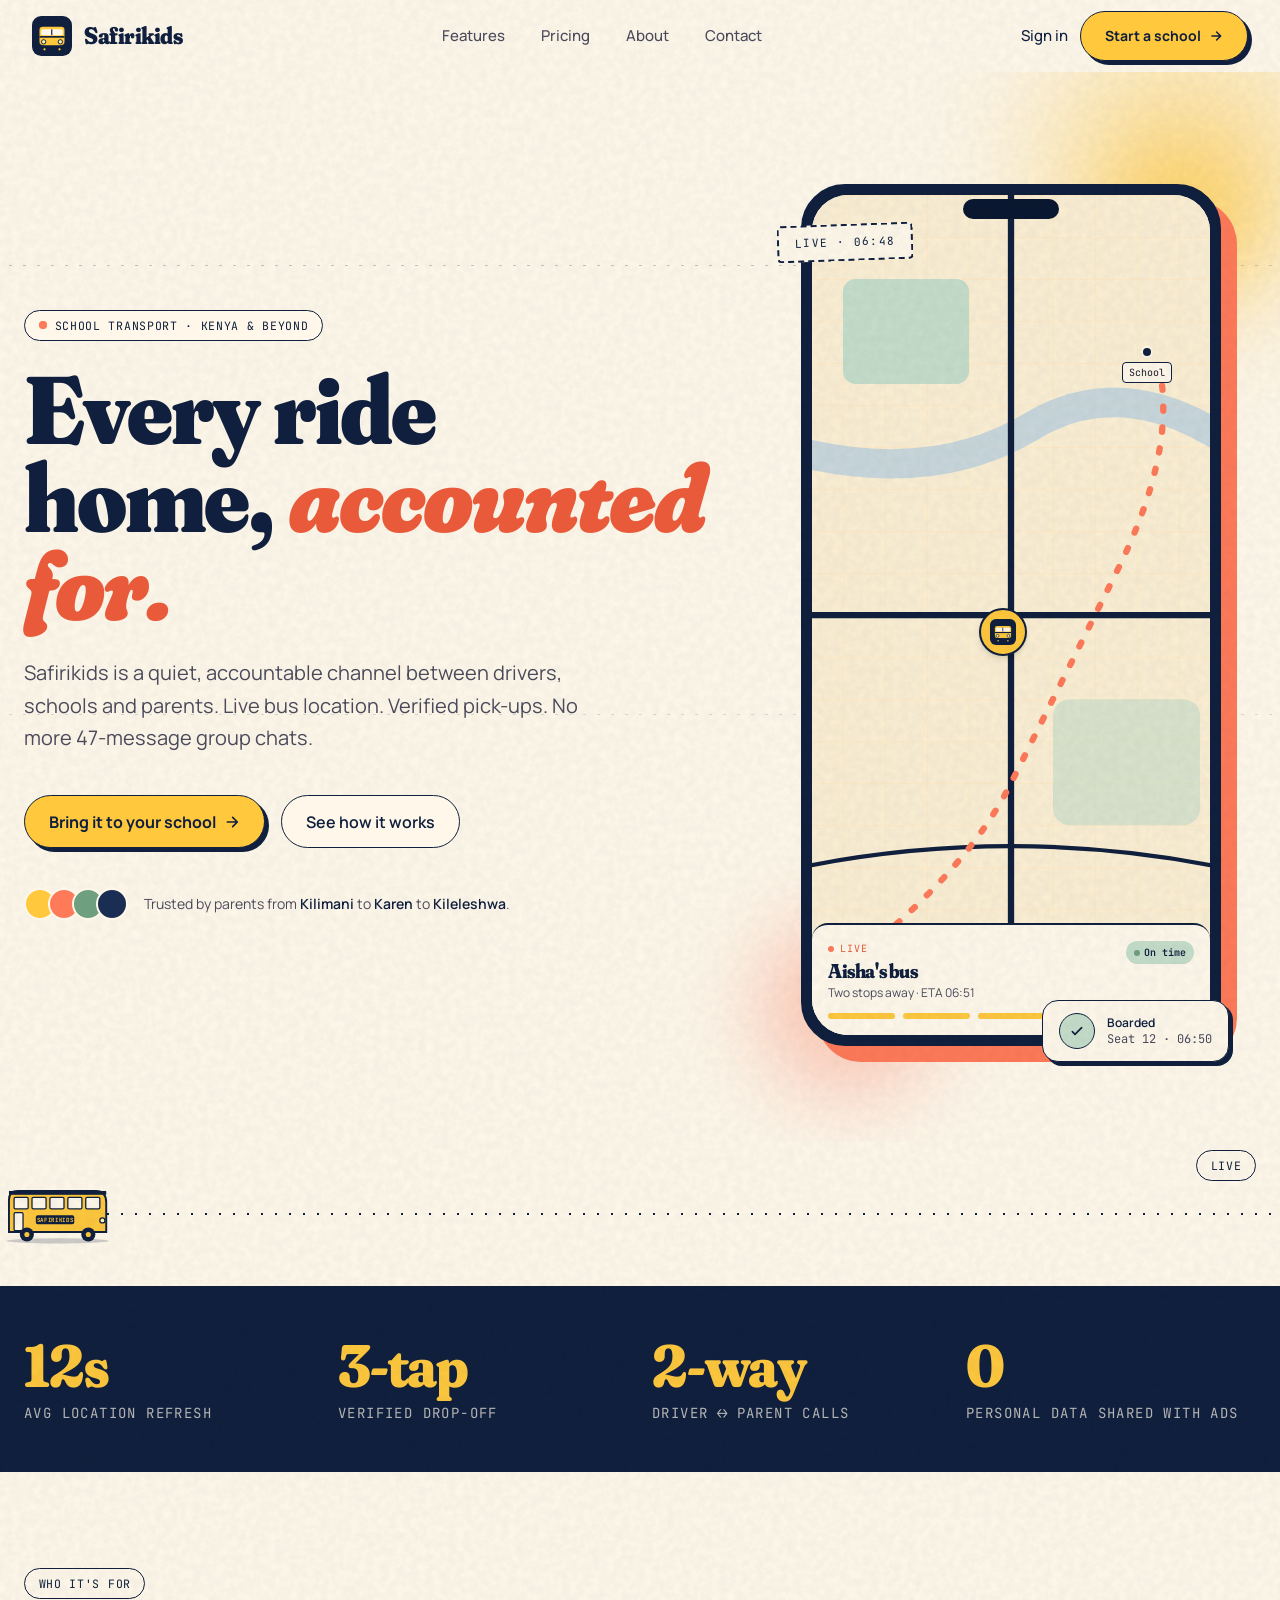
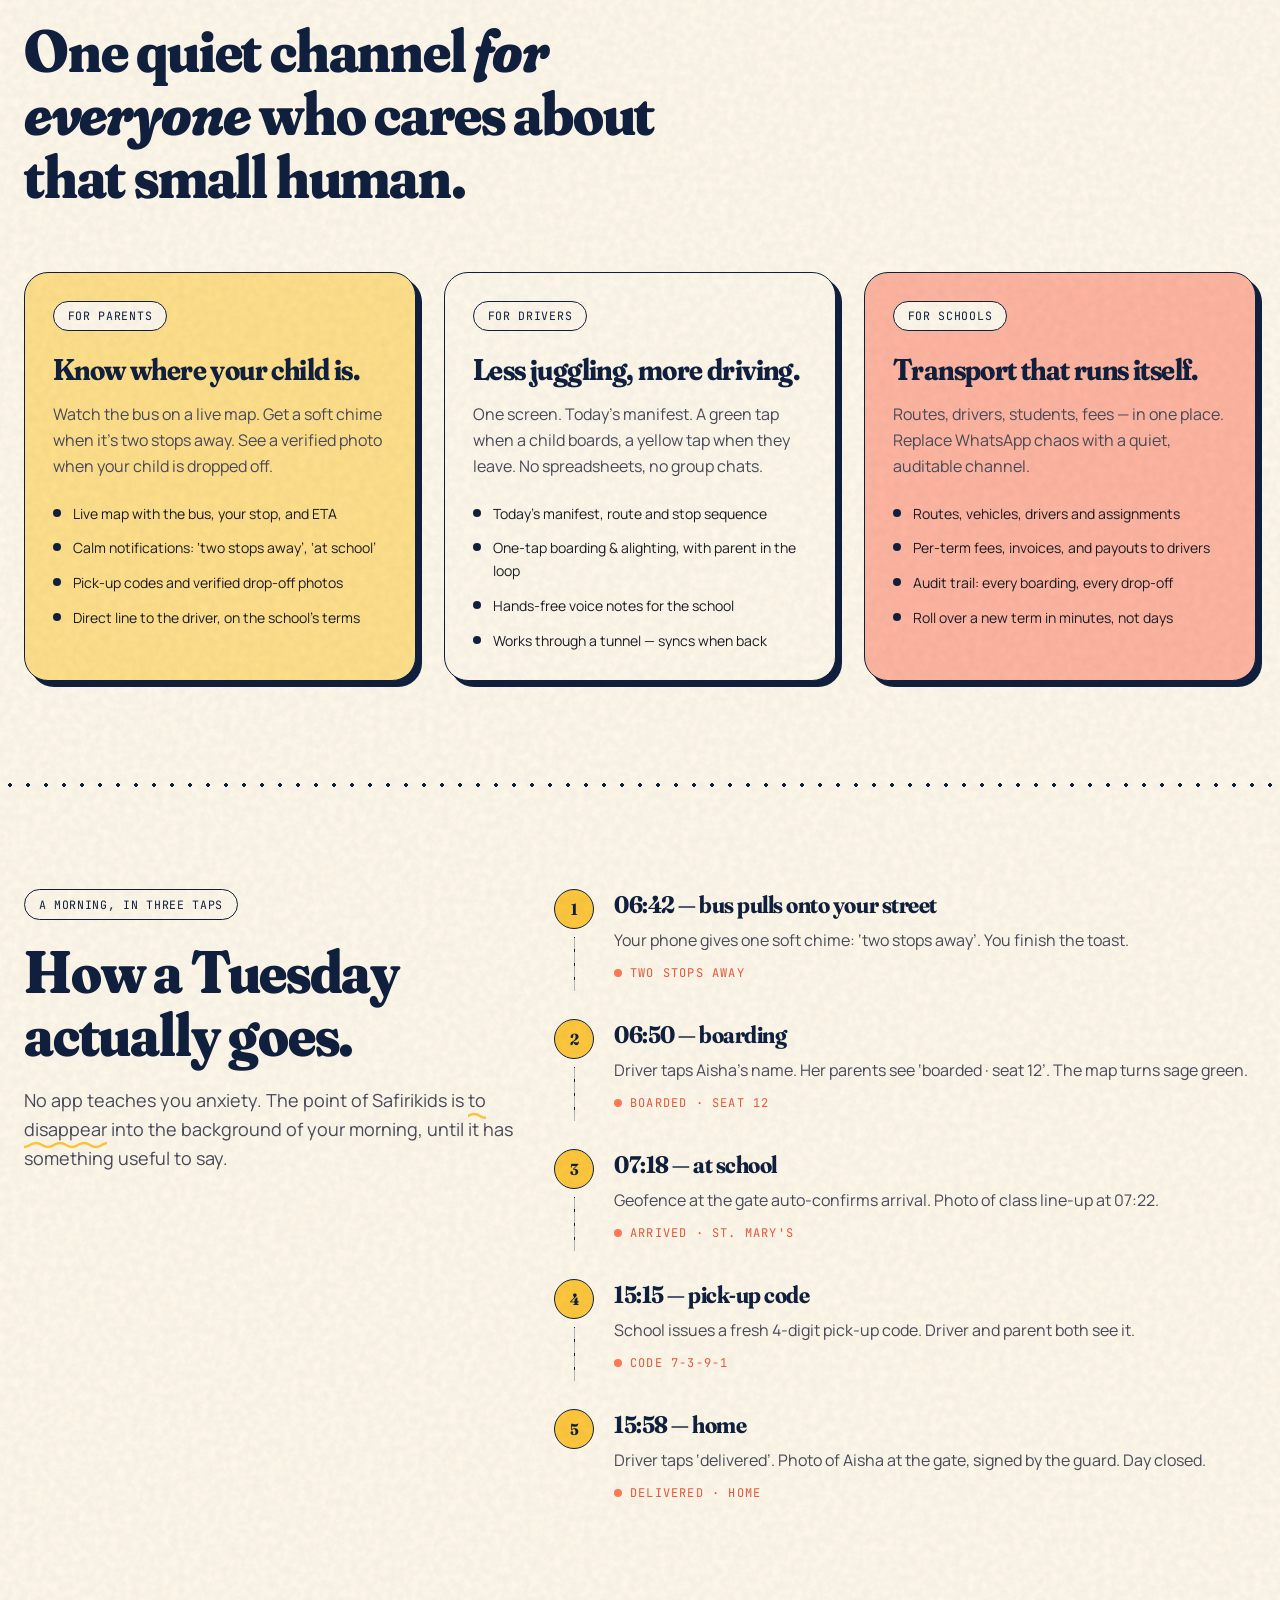
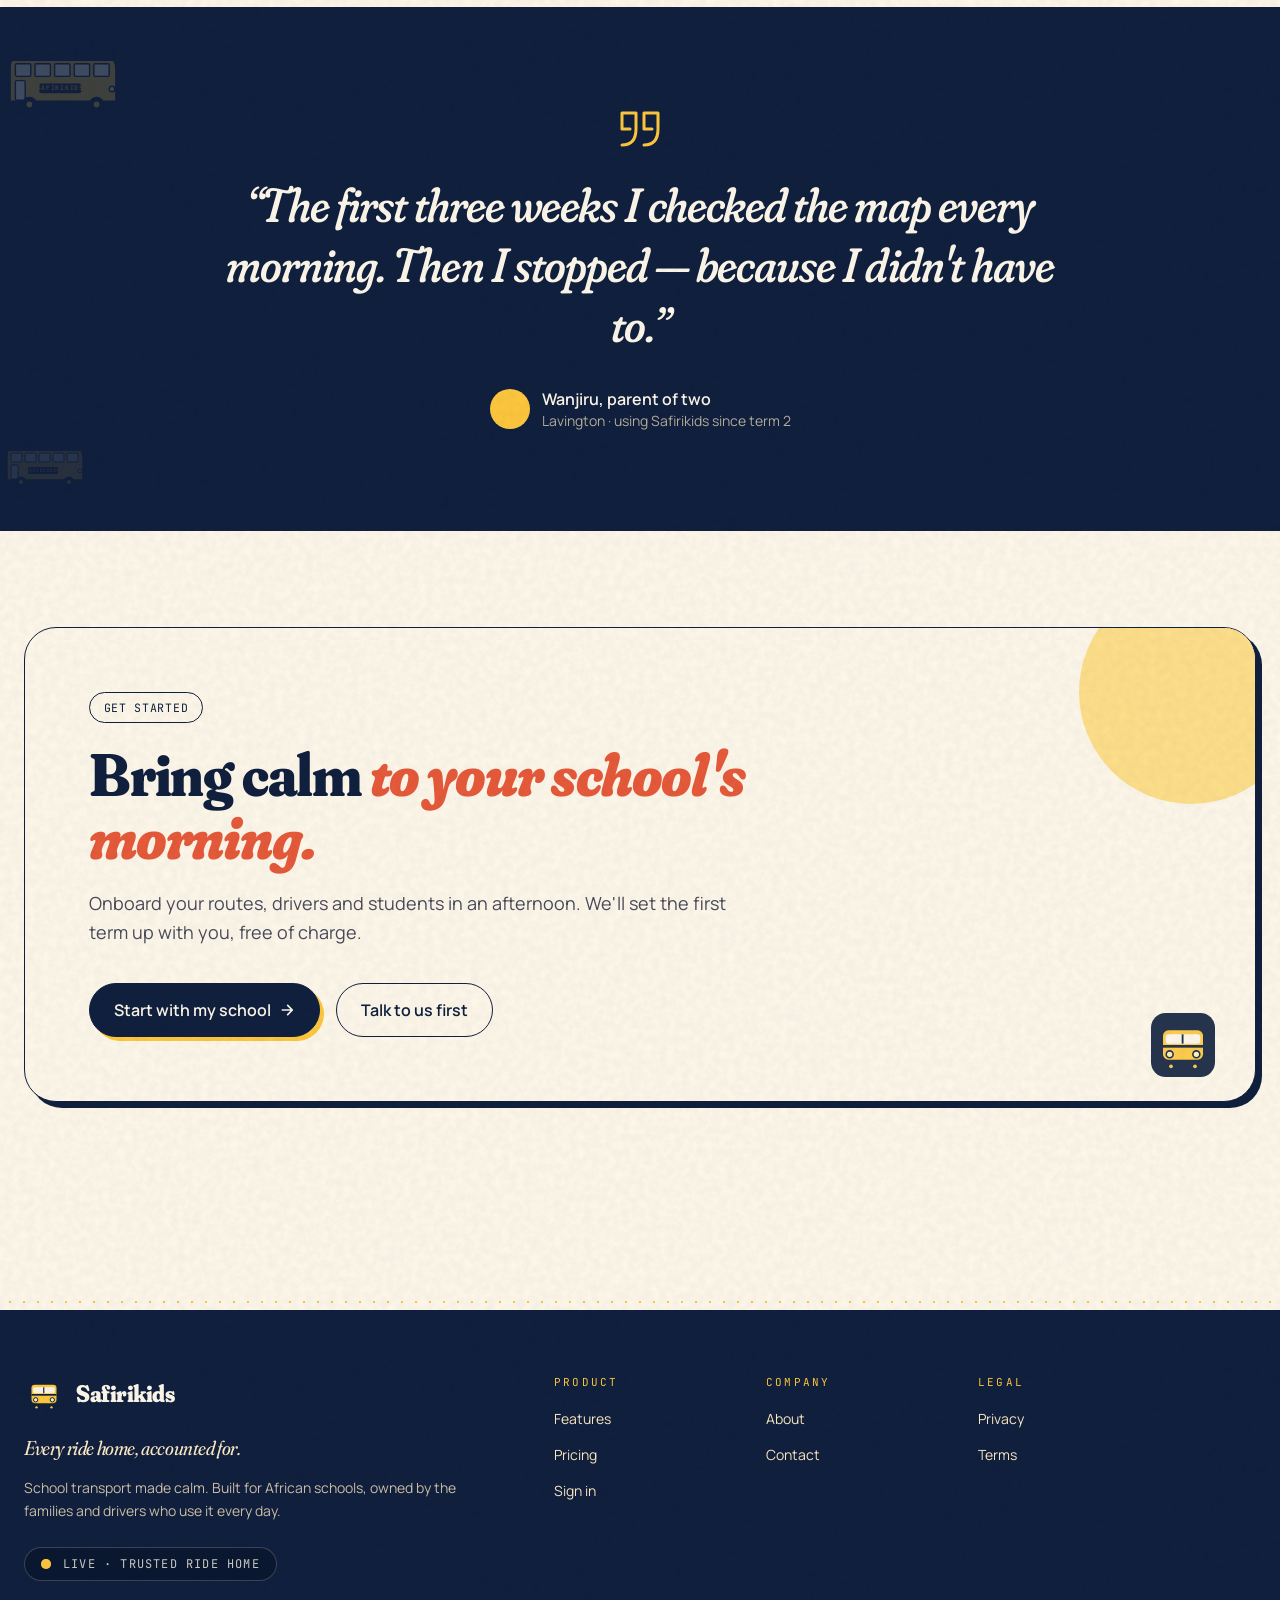
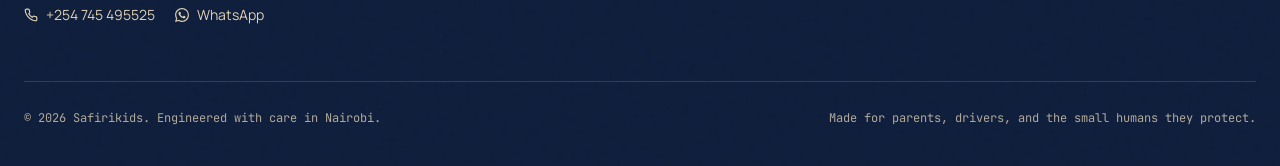
<file: index.html>
<!DOCTYPE html><!--JXahZqIPqe3ogNB671CFu--><html lang="en"><head><meta charSet="utf-8"/><meta name="viewport" content="width=device-width, initial-scale=1"/><link rel="stylesheet" href="/_next/static/chunks/b09dce7397c4420e.css" data-precedence="next"/><link rel="preload" as="script" fetchPriority="low" href="/_next/static/chunks/e1d679caba8aaa66.js"/><script src="/_next/static/chunks/4c8a73fa9a568984.js" async=""></script><script src="/_next/static/chunks/1c64b19886203277.js" async=""></script><script src="/_next/static/chunks/c44ba29902c6819e.js" async=""></script><script src="/_next/static/chunks/turbopack-27e2cf467ea67dbc.js" async=""></script><script src="/_next/static/chunks/b247c6a4e0199b74.js" async=""></script><script src="/_next/static/chunks/6c33792a57a66467.js" async=""></script><script src="/_next/static/chunks/beefb697acdd731a.js" async=""></script><link rel="preload" href="https://fonts.googleapis.com/css2?family=Fraunces:opsz,wght@9..144,400;9..144,500;9..144,600;9..144,700;9..144,800;9..144,900&amp;family=Manrope:wght@300;400;500;600;700;800&amp;family=JetBrains+Mono:wght@400;500&amp;display=swap" as="style"/><link rel="preconnect" href="https://fonts.googleapis.com"/><link rel="preconnect" href="https://fonts.gstatic.com" crossorigin=""/><meta name="theme-color" content="#0F1F3D"/><title>Safirikids — Every ride home, accounted for.</title><meta name="description" content="Live school-bus tracking, verified pick-ups and drop-offs, and a private channel between drivers, schools and parents. Built for African schools, trusted by parents."/><meta name="author" content="Safirikids"/><link rel="manifest" href="/manifest.json"/><meta name="keywords" content="school bus tracking,child safety,school transport,parent app,school pickup app,driver app,GPS school bus,Kenya school transport,Safirikids"/><meta name="creator" content="Safirikids"/><meta name="publisher" content="Safirikids"/><meta name="robots" content="index, follow"/><meta property="og:title" content="Safirikids — Every ride home, accounted for."/><meta property="og:description" content="Live school-bus tracking, verified pick-ups and drop-offs, and a private channel between drivers, schools and parents. Built for African schools, trusted by parents."/><meta property="og:url" content="https://safirikids.cseco.co.ke"/><meta property="og:site_name" content="Safirikids"/><meta property="og:locale" content="en_US"/><meta property="og:image" content="https://safirikids.cseco.co.ke/og-image.png"/><meta property="og:image:width" content="1200"/><meta property="og:image:height" content="630"/><meta property="og:image:alt" content="Safirikids — school transport, in your pocket"/><meta property="og:image:type" content="image/png"/><meta property="og:type" content="website"/><meta name="twitter:card" content="summary_large_image"/><meta name="twitter:title" content="Safirikids — Every ride home, accounted for."/><meta name="twitter:description" content="Live school-bus tracking, verified pick-ups and drop-offs, and a private channel between drivers, schools and parents. Built for African schools, trusted by parents."/><meta name="twitter:image" content="https://safirikids.cseco.co.ke/og-image.png"/><link rel="icon" href="/favicon.svg" type="image/svg+xml"/><link rel="icon" href="/favicon.png" type="image/png" sizes="32x32"/><link rel="apple-touch-icon" href="/apple-touch-icon.png"/><link rel="stylesheet" href="https://fonts.googleapis.com/css2?family=Fraunces:opsz,wght@9..144,400;9..144,500;9..144,600;9..144,700;9..144,800;9..144,900&amp;family=Manrope:wght@300;400;500;600;700;800&amp;family=JetBrains+Mono:wght@400;500&amp;display=swap"/><script src="/_next/static/chunks/a6dad97d9634a72d.js" noModule=""></script></head><body class="font-sans antialiased bg-[var(--color-cream)] text-[var(--color-ink)] min-h-screen grain"><div hidden=""><!--$--><!--/$--></div><header class="sticky top-0 z-50 transition-all duration-300 bg-transparent"><div class="max-w-7xl mx-auto px-5 sm:px-8 h-[72px] flex items-center justify-between"><a class="flex items-center gap-3 group" aria-label="Safirikids" href="/"><svg width="40" height="40" viewBox="0 0 48 48" xmlns="http://www.w3.org/2000/svg" class="" aria-hidden="true"><rect width="48" height="48" rx="11" fill="#0F1F3D"></rect><rect x="9" y="13" width="30" height="22" rx="4" fill="#FFC83D"></rect><rect x="11" y="16" width="26" height="7" rx="2" fill="#FFF8EA"></rect><rect x="23" y="16" width="1.4" height="7" fill="#0F1F3D"></rect><rect x="9" y="24" width="30" height="2" fill="#0F1F3D"></rect><circle cx="14" cy="31" r="2.6" fill="#FFF1B5" stroke="#0F1F3D" stroke-width="1.2"></circle><circle cx="34" cy="31" r="2.6" fill="#FFF1B5" stroke="#0F1F3D" stroke-width="1.2"></circle><circle cx="15" cy="40" r="3.6" fill="#0F1F3D"></circle><circle cx="15" cy="40" r="1.4" fill="#FFC83D"></circle><circle cx="33" cy="40" r="3.6" fill="#0F1F3D"></circle><circle cx="33" cy="40" r="1.4" fill="#FFC83D"></circle></svg><span class="font-display text-2xl font-extrabold text-[var(--color-navy)] tracking-tight group-hover:text-[var(--color-coral-deep)] transition-colors" style="font-variation-settings:&quot;opsz&quot; 144, &quot;SOFT&quot; 100">Safirikids</span></a><nav class="hidden md:flex items-center gap-1"><a class="px-4 py-2 text-[15px] font-medium rounded-full transition-all text-[var(--color-ink-soft)] hover:text-[var(--color-navy)] hover:bg-[var(--color-cream-deep)]" href="/features">Features</a><a class="px-4 py-2 text-[15px] font-medium rounded-full transition-all text-[var(--color-ink-soft)] hover:text-[var(--color-navy)] hover:bg-[var(--color-cream-deep)]" href="/pricing">Pricing</a><a class="px-4 py-2 text-[15px] font-medium rounded-full transition-all text-[var(--color-ink-soft)] hover:text-[var(--color-navy)] hover:bg-[var(--color-cream-deep)]" href="/about">About</a><a class="px-4 py-2 text-[15px] font-medium rounded-full transition-all text-[var(--color-ink-soft)] hover:text-[var(--color-navy)] hover:bg-[var(--color-cream-deep)]" href="/contact">Contact</a></nav><div class="hidden md:flex items-center gap-3"><a href="https://app.safirikids.cseco.co.ke" class="text-[15px] font-medium text-[var(--color-navy)] hover:text-[var(--color-coral-deep)] transition-colors">Sign in</a><a href="https://app.safirikids.cseco.co.ke/?signup=1" class="btn-sun text-sm">Start a school<svg width="14" height="14" viewBox="0 0 24 24" fill="none" stroke="currentColor" stroke-width="2.5" stroke-linecap="round" stroke-linejoin="round"><path d="M5 12h14M13 5l7 7-7 7"></path></svg></a></div><button aria-label="Toggle menu" aria-expanded="false" class="md:hidden inline-flex items-center justify-center w-10 h-10 rounded-full border-[1.5px] border-[var(--color-navy)] bg-[var(--color-cream)]"><svg width="20" height="20" viewBox="0 0 24 24" fill="none" stroke="currentColor" stroke-width="2"><line x1="3" y1="7" x2="21" y2="7"></line><line x1="3" y1="17" x2="21" y2="17"></line></svg></button></div></header><main class="relative"><section class="relative overflow-hidden"><div class="absolute inset-x-0 top-[18%] h-px text-[var(--color-navy)]/40 route-line opacity-60"></div><div class="absolute inset-x-0 top-[60%] h-px text-[var(--color-navy)]/30 route-line opacity-50"></div><div class="absolute -top-12 -right-12 w-72 h-72 rounded-full bg-[var(--color-sun)]/40 blur-3xl pointer-events-none"></div><div class="relative max-w-7xl mx-auto px-6 pt-16 pb-12 md:pt-28 md:pb-24 grid md:grid-cols-12 gap-10 items-center"><div class="md:col-span-7 relative z-10"><div class="animate-rise"><span class="pill"><span class="relative flex h-2 w-2"><span class="absolute inline-flex h-full w-full rounded-full bg-[var(--color-coral)] opacity-70 beacon"></span><span class="relative inline-flex h-2 w-2 rounded-full bg-[var(--color-coral)]"></span></span>School transport · Kenya &amp; beyond</span></div><h1 class="font-display text-[56px] sm:text-[76px] md:text-[96px] leading-[0.92] font-black text-[var(--color-navy)] mt-6 animate-rise delay-100" style="font-variation-settings:&quot;opsz&quot; 144, &quot;SOFT&quot; 60, &quot;WONK&quot; 1">Every ride<br/>home,<!-- --> <span class="italic font-display-soft text-[var(--color-coral-deep)]">accounted for.</span></h1><p class="mt-7 text-lg md:text-xl text-[var(--color-ink-soft)] max-w-xl leading-relaxed animate-rise delay-200">Safirikids is a quiet, accountable channel between drivers, schools and parents. Live bus location. Verified pick-ups. No more 47-message group chats.</p><div class="mt-10 flex flex-wrap gap-4 animate-rise delay-300"><a href="https://app.safirikids.cseco.co.ke/?signup=1" class="btn-sun">Bring it to your school<svg width="16" height="16" viewBox="0 0 24 24" fill="none" stroke="currentColor" stroke-width="2.5" stroke-linecap="round" stroke-linejoin="round"><path d="M5 12h14M13 5l7 7-7 7"></path></svg></a><a class="btn-secondary" href="/features">See how it works</a></div><div class="mt-10 flex items-center gap-4 text-sm text-[var(--color-ink-soft)] animate-rise delay-400"><div class="flex -space-x-2"><span class="inline-block w-8 h-8 rounded-full border-2 border-[var(--color-cream)]" style="background:#FFC83D"></span><span class="inline-block w-8 h-8 rounded-full border-2 border-[var(--color-cream)]" style="background:#FF7A59"></span><span class="inline-block w-8 h-8 rounded-full border-2 border-[var(--color-cream)]" style="background:#6E9F7F"></span><span class="inline-block w-8 h-8 rounded-full border-2 border-[var(--color-cream)]" style="background:#1A2D52"></span></div><span>Trusted by parents from<!-- --> <span class="text-[var(--color-navy)] font-semibold">Kilimani</span> to<!-- --> <span class="text-[var(--color-navy)] font-semibold">Karen</span> to<!-- --> <span class="text-[var(--color-navy)] font-semibold">Kileleshwa</span>.</span></div></div><div class="md:col-span-5 relative animate-rise delay-200"><div class="relative mx-auto w-full max-w-[420px]"><div class="absolute -bottom-12 -left-10 w-44 h-44 rounded-full bg-[var(--color-coral-soft)]/70 blur-2xl" aria-hidden="true"></div><div class="absolute -top-10 -right-8 w-36 h-36 rounded-full bg-[var(--color-sun)]/60 blur-2xl" aria-hidden="true"></div><div class="absolute -left-6 top-10 z-20 hidden md:block"><span class="stamp">Live · 06:48</span></div><div class="relative rounded-[44px] border-[3px] border-[var(--color-navy)] bg-[var(--color-navy)] p-2 shadow-[16px_16px_0_var(--color-coral)]"><div class="absolute top-3 left-1/2 -translate-x-1/2 w-24 h-5 rounded-full bg-[var(--color-navy-deep)] z-10"></div><div class="rounded-[36px] overflow-hidden bg-[var(--color-cream)] aspect-[9/19] relative"><div class="absolute inset-0"><div class="absolute inset-0 bg-[var(--color-cream-deep)]"></div><svg viewBox="0 0 200 400" class="absolute inset-0 w-full h-full" preserveAspectRatio="xMidYMid slice"><defs><pattern id="grid" width="20" height="20" patternUnits="userSpaceOnUse"><path d="M 20 0 L 0 0 0 20" fill="none" stroke="#FFEAC4" stroke-width="1"></path></pattern></defs><rect width="200" height="400" fill="url(#grid)"></rect><rect x="20" y="40" width="60" height="50" rx="6" fill="#C5DDC9"></rect><rect x="120" y="240" width="70" height="60" rx="8" fill="#C5DDC9" opacity="0.6"></rect><path d="M -10 120 Q 60 140 110 110 T 220 130" stroke="#A8C8E2" stroke-width="14" fill="none" stroke-linecap="round" opacity="0.6"></path><path d="M 0 200 L 200 200" stroke="#0F1F3D" stroke-width="3"></path><path d="M 100 0 L 100 400" stroke="#0F1F3D" stroke-width="3"></path><path d="M 0 320 Q 100 300 200 320" stroke="#0F1F3D" stroke-width="2" fill="none"></path><path d="M 30 360 Q 80 320 100 280 T 150 180 T 170 80" stroke="#FF7A59" stroke-width="3" fill="none" stroke-dasharray="2 8" stroke-linecap="round"></path></svg><div class="absolute top-[18%] left-[78%] flex flex-col items-center"><span class="w-3 h-3 rounded-full bg-[var(--color-navy)] border-2 border-[var(--color-cream)]"></span><span class="font-mono text-[10px] mt-1 px-1.5 py-0.5 rounded bg-[var(--color-cream)] border border-[var(--color-navy)]">School</span></div><div class="absolute top-[88%] left-[10%] flex flex-col items-center"><span class="w-3 h-3 rounded-full bg-[var(--color-navy)] border-2 border-[var(--color-cream)]"></span><span class="font-mono text-[10px] mt-1 px-1.5 py-0.5 rounded bg-[var(--color-cream)] border border-[var(--color-navy)]">Home</span></div><div class="absolute top-[52%] left-[48%] -translate-x-1/2 -translate-y-1/2"><div class="relative"><span class="absolute inset-0 rounded-full beacon"></span><div class="relative bg-[var(--color-sun)] border-[2px] border-[var(--color-navy)] rounded-full w-12 h-12 flex items-center justify-center shadow-md"><svg width="26" height="26" viewBox="0 0 48 48" xmlns="http://www.w3.org/2000/svg" class="" aria-hidden="true"><rect width="48" height="48" rx="11" fill="#0F1F3D"></rect><rect x="9" y="13" width="30" height="22" rx="4" fill="#FFC83D"></rect><rect x="11" y="16" width="26" height="7" rx="2" fill="#FFF8EA"></rect><rect x="23" y="16" width="1.4" height="7" fill="#0F1F3D"></rect><rect x="9" y="24" width="30" height="2" fill="#0F1F3D"></rect><circle cx="14" cy="31" r="2.6" fill="#FFF1B5" stroke="#0F1F3D" stroke-width="1.2"></circle><circle cx="34" cy="31" r="2.6" fill="#FFF1B5" stroke="#0F1F3D" stroke-width="1.2"></circle><circle cx="15" cy="40" r="3.6" fill="#0F1F3D"></circle><circle cx="15" cy="40" r="1.4" fill="#FFC83D"></circle><circle cx="33" cy="40" r="3.6" fill="#0F1F3D"></circle><circle cx="33" cy="40" r="1.4" fill="#FFC83D"></circle></svg></div></div></div></div><div class="absolute bottom-0 inset-x-0 bg-[var(--color-cream)] border-t-[2px] border-[var(--color-navy)] p-4 rounded-t-2xl"><div class="flex items-start justify-between gap-3"><div><div class="font-mono text-[10px] uppercase tracking-widest text-[var(--color-coral-deep)] flex items-center gap-1.5"><span class="w-1.5 h-1.5 rounded-full bg-[var(--color-coral)] beacon"></span>Live</div><div class="font-display text-xl font-extrabold text-[var(--color-navy)] leading-tight mt-0.5" style="font-variation-settings:&quot;opsz&quot; 144, &quot;SOFT&quot; 80">Aisha&#x27;s bus</div><div class="text-xs text-[var(--color-ink-soft)] mt-0.5">Two stops away · ETA 06:51</div></div><span class="font-mono text-[10px] px-2 py-1 rounded-full bg-[var(--color-sage-soft)] text-[var(--color-navy)] font-semibold flex items-center gap-1"><span class="w-1.5 h-1.5 rounded-full bg-[var(--color-sage)] beacon-sage"></span>On time</span></div><div class="mt-3 flex items-center gap-2"><span class="flex-1 h-1.5 rounded-full bg-[var(--color-sun)]"></span><span class="flex-1 h-1.5 rounded-full bg-[var(--color-sun)]"></span><span class="flex-1 h-1.5 rounded-full bg-[var(--color-sun)]"></span><span class="flex-1 h-1.5 rounded-full bg-[var(--color-cream-deep)]"></span><span class="flex-1 h-1.5 rounded-full bg-[var(--color-cream-deep)]"></span></div></div></div></div><div class="absolute -bottom-4 -right-2 z-20 hidden sm:block"><div class="bg-[var(--color-cream)] rounded-2xl px-4 py-3 border-[1.5px] border-[var(--color-navy)] shadow-[4px_4px_0_var(--color-navy)] flex items-center gap-3"><div class="w-9 h-9 rounded-full bg-[var(--color-sage-soft)] border-[1.5px] border-[var(--color-navy)] flex items-center justify-center"><svg width="16" height="16" viewBox="0 0 24 24" fill="none" stroke="#0F1F3D" stroke-width="2.5" stroke-linecap="round" stroke-linejoin="round"><path d="M5 13l4 4L19 7"></path></svg></div><div class="text-xs"><div class="font-semibold text-[var(--color-navy)]">Boarded</div><div class="text-[var(--color-ink-soft)] font-mono">Seat 12 · 06:50</div></div></div></div></div></div></div></section><div class="relative overflow-hidden py-10"><div class="absolute inset-x-0 top-1/2 -translate-y-1/2 h-[2px] text-[var(--color-navy)] route-line"></div><div class="relative animate-drive-slow" style="width:fit-content"><div class="animate-hop"><svg width="115.2" height="64" viewBox="0 0 180 100" xmlns="http://www.w3.org/2000/svg" class="" aria-hidden="true"><ellipse cx="90" cy="92" rx="80" ry="4" fill="#0F1F3D" opacity="0.2"></ellipse><path d="M14 28 Q14 14 28 14 L150 14 Q166 14 166 32 L166 78 L14 78 Z" fill="#FFC83D" stroke="#0F1F3D" stroke-width="3"></path><rect x="14" y="14" width="152" height="6" fill="#0F1F3D"></rect><rect x="22" y="24" width="22" height="18" rx="2" fill="#FFF8EA" stroke="#0F1F3D" stroke-width="2"></rect><rect x="50" y="24" width="22" height="18" rx="2" fill="#FFF8EA" stroke="#0F1F3D" stroke-width="2"></rect><rect x="78" y="24" width="22" height="18" rx="2" fill="#FFF8EA" stroke="#0F1F3D" stroke-width="2"></rect><rect x="106" y="24" width="22" height="18" rx="2" fill="#FFF8EA" stroke="#0F1F3D" stroke-width="2"></rect><rect x="134" y="24" width="22" height="18" rx="2" fill="#FFF8EA" stroke="#0F1F3D" stroke-width="2"></rect><rect x="22" y="48" width="14" height="28" rx="2" fill="#FFF8EA" stroke="#0F1F3D" stroke-width="2"></rect><rect x="56" y="52" width="60" height="14" rx="3" fill="#0F1F3D"></rect><text x="86" y="62" text-anchor="middle" font-family="JetBrains Mono, monospace" font-size="9" font-weight="700" fill="#FFC83D" letter-spacing="1">SAFIRIKIDS</text><circle cx="160" cy="60" r="4" fill="#FFF1B5" stroke="#0F1F3D" stroke-width="2"></circle><circle cx="42" cy="82" r="11" fill="#0F1F3D"></circle><circle cx="42" cy="82" r="4" fill="#FFC83D"></circle><circle cx="138" cy="82" r="11" fill="#0F1F3D"></circle><circle cx="138" cy="82" r="4" fill="#FFC83D"></circle></svg></div></div><div class="absolute right-6 top-2"><span class="pill">Live</span></div></div><section class="relative bg-[var(--color-navy)] text-[var(--color-cream)] border-y-[1.5px] border-[var(--color-navy)]"><div class="max-w-7xl mx-auto px-6 py-12 grid grid-cols-2 md:grid-cols-4 gap-y-10 gap-x-6"><div class="text-center md:text-left"><div class="font-display text-5xl md:text-6xl font-extrabold text-[var(--color-sun)]" style="font-variation-settings:&quot;opsz&quot; 144, &quot;SOFT&quot; 80">12s</div><div class="mt-2 text-sm font-mono uppercase tracking-widest text-[var(--color-cream)]/70">Avg location refresh</div></div><div class="text-center md:text-left"><div class="font-display text-5xl md:text-6xl font-extrabold text-[var(--color-sun)]" style="font-variation-settings:&quot;opsz&quot; 144, &quot;SOFT&quot; 80">3-tap</div><div class="mt-2 text-sm font-mono uppercase tracking-widest text-[var(--color-cream)]/70">Verified drop-off</div></div><div class="text-center md:text-left"><div class="font-display text-5xl md:text-6xl font-extrabold text-[var(--color-sun)]" style="font-variation-settings:&quot;opsz&quot; 144, &quot;SOFT&quot; 80">2-way</div><div class="mt-2 text-sm font-mono uppercase tracking-widest text-[var(--color-cream)]/70">Driver ↔ parent calls</div></div><div class="text-center md:text-left"><div class="font-display text-5xl md:text-6xl font-extrabold text-[var(--color-sun)]" style="font-variation-settings:&quot;opsz&quot; 144, &quot;SOFT&quot; 80">0</div><div class="mt-2 text-sm font-mono uppercase tracking-widest text-[var(--color-cream)]/70">Personal data shared with ads</div></div></div></section><section class="relative max-w-7xl mx-auto px-6 py-24"><div class="max-w-2xl mb-16"><span class="pill">Who it&#x27;s for</span><h2 class="font-display text-5xl md:text-6xl font-extrabold text-[var(--color-navy)] mt-5 leading-[1.05]" style="font-variation-settings:&quot;opsz&quot; 144, &quot;SOFT&quot; 70">One quiet channel<!-- --> <span class="italic font-display-soft">for everyone</span> who cares about that small human.</h2></div><div class="grid md:grid-cols-3 gap-7"><article class="editorial-card-sun rounded-3xl p-7 relative animate-rise" style="animation-delay:0ms"><span class="pill mb-5">For parents</span><h3 class="font-display text-3xl font-bold text-[var(--color-navy)] leading-tight" style="font-variation-settings:&quot;opsz&quot; 144, &quot;SOFT&quot; 70">Know where your child is.</h3><p class="mt-3 text-[var(--color-ink-soft)] leading-relaxed">Watch the bus on a live map. Get a soft chime when it&#x27;s two stops away. See a verified photo when your child is dropped off.</p><ul class="mt-6 space-y-3"><li class="flex items-start gap-3 text-sm text-[var(--color-ink)] leading-relaxed"><span class="mt-1.5 inline-block w-2 h-2 rounded-full bg-[var(--color-navy)] flex-shrink-0"></span>Live map with the bus, your stop, and ETA</li><li class="flex items-start gap-3 text-sm text-[var(--color-ink)] leading-relaxed"><span class="mt-1.5 inline-block w-2 h-2 rounded-full bg-[var(--color-navy)] flex-shrink-0"></span>Calm notifications: ‘two stops away’, ‘at school’</li><li class="flex items-start gap-3 text-sm text-[var(--color-ink)] leading-relaxed"><span class="mt-1.5 inline-block w-2 h-2 rounded-full bg-[var(--color-navy)] flex-shrink-0"></span>Pick-up codes and verified drop-off photos</li><li class="flex items-start gap-3 text-sm text-[var(--color-ink)] leading-relaxed"><span class="mt-1.5 inline-block w-2 h-2 rounded-full bg-[var(--color-navy)] flex-shrink-0"></span>Direct line to the driver, on the school&#x27;s terms</li></ul></article><article class="editorial-card rounded-3xl p-7 relative animate-rise" style="animation-delay:120ms"><span class="pill mb-5">For drivers</span><h3 class="font-display text-3xl font-bold text-[var(--color-navy)] leading-tight" style="font-variation-settings:&quot;opsz&quot; 144, &quot;SOFT&quot; 70">Less juggling, more driving.</h3><p class="mt-3 text-[var(--color-ink-soft)] leading-relaxed">One screen. Today&#x27;s manifest. A green tap when a child boards, a yellow tap when they leave. No spreadsheets, no group chats.</p><ul class="mt-6 space-y-3"><li class="flex items-start gap-3 text-sm text-[var(--color-ink)] leading-relaxed"><span class="mt-1.5 inline-block w-2 h-2 rounded-full bg-[var(--color-navy)] flex-shrink-0"></span>Today&#x27;s manifest, route and stop sequence</li><li class="flex items-start gap-3 text-sm text-[var(--color-ink)] leading-relaxed"><span class="mt-1.5 inline-block w-2 h-2 rounded-full bg-[var(--color-navy)] flex-shrink-0"></span>One-tap boarding &amp; alighting, with parent in the loop</li><li class="flex items-start gap-3 text-sm text-[var(--color-ink)] leading-relaxed"><span class="mt-1.5 inline-block w-2 h-2 rounded-full bg-[var(--color-navy)] flex-shrink-0"></span>Hands-free voice notes for the school</li><li class="flex items-start gap-3 text-sm text-[var(--color-ink)] leading-relaxed"><span class="mt-1.5 inline-block w-2 h-2 rounded-full bg-[var(--color-navy)] flex-shrink-0"></span>Works through a tunnel — syncs when back</li></ul></article><article class="editorial-card-coral rounded-3xl p-7 relative animate-rise" style="animation-delay:240ms"><span class="pill mb-5">For schools</span><h3 class="font-display text-3xl font-bold text-[var(--color-navy)] leading-tight" style="font-variation-settings:&quot;opsz&quot; 144, &quot;SOFT&quot; 70">Transport that runs itself.</h3><p class="mt-3 text-[var(--color-ink-soft)] leading-relaxed">Routes, drivers, students, fees — in one place. Replace WhatsApp chaos with a quiet, auditable channel.</p><ul class="mt-6 space-y-3"><li class="flex items-start gap-3 text-sm text-[var(--color-ink)] leading-relaxed"><span class="mt-1.5 inline-block w-2 h-2 rounded-full bg-[var(--color-navy)] flex-shrink-0"></span>Routes, vehicles, drivers and assignments</li><li class="flex items-start gap-3 text-sm text-[var(--color-ink)] leading-relaxed"><span class="mt-1.5 inline-block w-2 h-2 rounded-full bg-[var(--color-navy)] flex-shrink-0"></span>Per-term fees, invoices, and payouts to drivers</li><li class="flex items-start gap-3 text-sm text-[var(--color-ink)] leading-relaxed"><span class="mt-1.5 inline-block w-2 h-2 rounded-full bg-[var(--color-navy)] flex-shrink-0"></span>Audit trail: every boarding, every drop-off</li><li class="flex items-start gap-3 text-sm text-[var(--color-ink)] leading-relaxed"><span class="mt-1.5 inline-block w-2 h-2 rounded-full bg-[var(--color-navy)] flex-shrink-0"></span>Roll over a new term in minutes, not days</li></ul></article></div></section><div class="divider-route mx-auto max-w-7xl px-6"></div><section class="relative max-w-7xl mx-auto px-6 py-24"><div class="grid md:grid-cols-12 gap-10 items-start"><div class="md:col-span-5 md:sticky md:top-24"><span class="pill">A morning, in three taps</span><h2 class="font-display text-5xl md:text-6xl font-extrabold text-[var(--color-navy)] mt-5 leading-[1.05]" style="font-variation-settings:&quot;opsz&quot; 144, &quot;SOFT&quot; 70">How a Tuesday actually goes.</h2><p class="mt-5 text-lg text-[var(--color-ink-soft)] leading-relaxed">No app teaches you anxiety. The point of Safirikids is<!-- --> <span class="wavy">to disappear</span> into the background of your morning, until it has something useful to say.</p></div><ol class="md:col-span-7 space-y-7 relative"><li class="grid grid-cols-[auto_1fr] gap-5"><div class="flex flex-col items-center"><span class="w-10 h-10 rounded-full bg-[var(--color-sun)] border-[1.5px] border-[var(--color-navy)] flex items-center justify-center font-display font-bold text-[var(--color-navy)]">1</span><span class="flex-1 mt-2 w-px bg-[var(--color-navy)]/30 route-line-vertical text-[var(--color-navy)] min-h-[40px]"></span></div><div class="pb-2"><h4 class="font-display text-2xl font-bold text-[var(--color-navy)]">06:42 — bus pulls onto your street</h4><p class="mt-1.5 text-[var(--color-ink-soft)] leading-relaxed">Your phone gives one soft chime: ‘two stops away’. You finish the toast.</p><span class="mt-3 inline-flex items-center gap-2 font-mono text-xs uppercase tracking-widest text-[var(--color-coral-deep)]"><span class="w-2 h-2 rounded-full bg-[var(--color-coral)]"></span>Two stops away</span></div></li><li class="grid grid-cols-[auto_1fr] gap-5"><div class="flex flex-col items-center"><span class="w-10 h-10 rounded-full bg-[var(--color-sun)] border-[1.5px] border-[var(--color-navy)] flex items-center justify-center font-display font-bold text-[var(--color-navy)]">2</span><span class="flex-1 mt-2 w-px bg-[var(--color-navy)]/30 route-line-vertical text-[var(--color-navy)] min-h-[40px]"></span></div><div class="pb-2"><h4 class="font-display text-2xl font-bold text-[var(--color-navy)]">06:50 — boarding</h4><p class="mt-1.5 text-[var(--color-ink-soft)] leading-relaxed">Driver taps Aisha&#x27;s name. Her parents see ‘boarded · seat 12’. The map turns sage green.</p><span class="mt-3 inline-flex items-center gap-2 font-mono text-xs uppercase tracking-widest text-[var(--color-coral-deep)]"><span class="w-2 h-2 rounded-full bg-[var(--color-coral)]"></span>Boarded · seat 12</span></div></li><li class="grid grid-cols-[auto_1fr] gap-5"><div class="flex flex-col items-center"><span class="w-10 h-10 rounded-full bg-[var(--color-sun)] border-[1.5px] border-[var(--color-navy)] flex items-center justify-center font-display font-bold text-[var(--color-navy)]">3</span><span class="flex-1 mt-2 w-px bg-[var(--color-navy)]/30 route-line-vertical text-[var(--color-navy)] min-h-[40px]"></span></div><div class="pb-2"><h4 class="font-display text-2xl font-bold text-[var(--color-navy)]">07:18 — at school</h4><p class="mt-1.5 text-[var(--color-ink-soft)] leading-relaxed">Geofence at the gate auto-confirms arrival. Photo of class line-up at 07:22.</p><span class="mt-3 inline-flex items-center gap-2 font-mono text-xs uppercase tracking-widest text-[var(--color-coral-deep)]"><span class="w-2 h-2 rounded-full bg-[var(--color-coral)]"></span>Arrived · St. Mary&#x27;s</span></div></li><li class="grid grid-cols-[auto_1fr] gap-5"><div class="flex flex-col items-center"><span class="w-10 h-10 rounded-full bg-[var(--color-sun)] border-[1.5px] border-[var(--color-navy)] flex items-center justify-center font-display font-bold text-[var(--color-navy)]">4</span><span class="flex-1 mt-2 w-px bg-[var(--color-navy)]/30 route-line-vertical text-[var(--color-navy)] min-h-[40px]"></span></div><div class="pb-2"><h4 class="font-display text-2xl font-bold text-[var(--color-navy)]">15:15 — pick-up code</h4><p class="mt-1.5 text-[var(--color-ink-soft)] leading-relaxed">School issues a fresh 4-digit pick-up code. Driver and parent both see it.</p><span class="mt-3 inline-flex items-center gap-2 font-mono text-xs uppercase tracking-widest text-[var(--color-coral-deep)]"><span class="w-2 h-2 rounded-full bg-[var(--color-coral)]"></span>Code 7-3-9-1</span></div></li><li class="grid grid-cols-[auto_1fr] gap-5"><div class="flex flex-col items-center"><span class="w-10 h-10 rounded-full bg-[var(--color-sun)] border-[1.5px] border-[var(--color-navy)] flex items-center justify-center font-display font-bold text-[var(--color-navy)]">5</span></div><div class="pb-2"><h4 class="font-display text-2xl font-bold text-[var(--color-navy)]">15:58 — home</h4><p class="mt-1.5 text-[var(--color-ink-soft)] leading-relaxed">Driver taps ‘delivered’. Photo of Aisha at the gate, signed by the guard. Day closed.</p><span class="mt-3 inline-flex items-center gap-2 font-mono text-xs uppercase tracking-widest text-[var(--color-coral-deep)]"><span class="w-2 h-2 rounded-full bg-[var(--color-coral)]"></span>Delivered · home</span></div></li></ol></div></section><section class="relative bg-[var(--color-navy)] text-[var(--color-cream)] py-24 overflow-hidden"><div class="absolute inset-x-0 top-10 opacity-20 pointer-events-none"><div class="animate-drive-slow w-fit"><svg width="126" height="70" viewBox="0 0 180 100" xmlns="http://www.w3.org/2000/svg" class="" aria-hidden="true"><ellipse cx="90" cy="92" rx="80" ry="4" fill="#0F1F3D" opacity="0.2"></ellipse><path d="M14 28 Q14 14 28 14 L150 14 Q166 14 166 32 L166 78 L14 78 Z" fill="#FFC83D" stroke="#0F1F3D" stroke-width="3"></path><rect x="14" y="14" width="152" height="6" fill="#0F1F3D"></rect><rect x="22" y="24" width="22" height="18" rx="2" fill="#FFF8EA" stroke="#0F1F3D" stroke-width="2"></rect><rect x="50" y="24" width="22" height="18" rx="2" fill="#FFF8EA" stroke="#0F1F3D" stroke-width="2"></rect><rect x="78" y="24" width="22" height="18" rx="2" fill="#FFF8EA" stroke="#0F1F3D" stroke-width="2"></rect><rect x="106" y="24" width="22" height="18" rx="2" fill="#FFF8EA" stroke="#0F1F3D" stroke-width="2"></rect><rect x="134" y="24" width="22" height="18" rx="2" fill="#FFF8EA" stroke="#0F1F3D" stroke-width="2"></rect><rect x="22" y="48" width="14" height="28" rx="2" fill="#FFF8EA" stroke="#0F1F3D" stroke-width="2"></rect><rect x="56" y="52" width="60" height="14" rx="3" fill="#0F1F3D"></rect><text x="86" y="62" text-anchor="middle" font-family="JetBrains Mono, monospace" font-size="9" font-weight="700" fill="#FFC83D" letter-spacing="1">SAFIRIKIDS</text><circle cx="160" cy="60" r="4" fill="#FFF1B5" stroke="#0F1F3D" stroke-width="2"></circle><circle cx="42" cy="82" r="11" fill="#0F1F3D"></circle><circle cx="42" cy="82" r="4" fill="#FFC83D"></circle><circle cx="138" cy="82" r="11" fill="#0F1F3D"></circle><circle cx="138" cy="82" r="4" fill="#FFC83D"></circle></svg></div></div><div class="absolute inset-x-0 bottom-10 opacity-10 pointer-events-none"><div class="animate-drive w-fit" style="animation-direction:reverse"><svg width="90" height="50" viewBox="0 0 180 100" xmlns="http://www.w3.org/2000/svg" class="" aria-hidden="true"><ellipse cx="90" cy="92" rx="80" ry="4" fill="#0F1F3D" opacity="0.2"></ellipse><path d="M14 28 Q14 14 28 14 L150 14 Q166 14 166 32 L166 78 L14 78 Z" fill="#FFC83D" stroke="#0F1F3D" stroke-width="3"></path><rect x="14" y="14" width="152" height="6" fill="#0F1F3D"></rect><rect x="22" y="24" width="22" height="18" rx="2" fill="#FFF8EA" stroke="#0F1F3D" stroke-width="2"></rect><rect x="50" y="24" width="22" height="18" rx="2" fill="#FFF8EA" stroke="#0F1F3D" stroke-width="2"></rect><rect x="78" y="24" width="22" height="18" rx="2" fill="#FFF8EA" stroke="#0F1F3D" stroke-width="2"></rect><rect x="106" y="24" width="22" height="18" rx="2" fill="#FFF8EA" stroke="#0F1F3D" stroke-width="2"></rect><rect x="134" y="24" width="22" height="18" rx="2" fill="#FFF8EA" stroke="#0F1F3D" stroke-width="2"></rect><rect x="22" y="48" width="14" height="28" rx="2" fill="#FFF8EA" stroke="#0F1F3D" stroke-width="2"></rect><rect x="56" y="52" width="60" height="14" rx="3" fill="#0F1F3D"></rect><text x="86" y="62" text-anchor="middle" font-family="JetBrains Mono, monospace" font-size="9" font-weight="700" fill="#FFC83D" letter-spacing="1">SAFIRIKIDS</text><circle cx="160" cy="60" r="4" fill="#FFF1B5" stroke="#0F1F3D" stroke-width="2"></circle><circle cx="42" cy="82" r="11" fill="#0F1F3D"></circle><circle cx="42" cy="82" r="4" fill="#FFC83D"></circle><circle cx="138" cy="82" r="11" fill="#0F1F3D"></circle><circle cx="138" cy="82" r="4" fill="#FFC83D"></circle></svg></div></div><div class="relative max-w-4xl mx-auto px-6 text-center"><svg width="48" height="48" viewBox="0 0 24 24" fill="none" stroke="#FFC83D" stroke-width="1.5" class="mx-auto mb-6"><path d="M3 21c3 0 7-1 7-8V5H3v8h4M14 21c3 0 7-1 7-8V5h-7v8h4" stroke-linecap="round" stroke-linejoin="round"></path></svg><p class="font-display text-3xl md:text-5xl leading-tight text-[var(--color-cream)] italic font-medium" style="font-variation-settings:&quot;opsz&quot; 144, &quot;SOFT&quot; 100, &quot;WONK&quot; 1">“The first three weeks I checked the map every morning. Then I stopped — because I didn&#x27;t have to.”</p><div class="mt-8 inline-flex items-center gap-3"><span class="w-10 h-10 rounded-full bg-[var(--color-sun)]"></span><div class="text-left"><div class="font-semibold text-[var(--color-cream)]">Wanjiru, parent of two</div><div class="text-sm text-[var(--color-cream-warm)]/70">Lavington · using Safirikids since term 2</div></div></div></div></section><section class="relative max-w-7xl mx-auto px-6 py-24"><div class="editorial-card rounded-[32px] p-10 md:p-16 relative overflow-hidden"><div class="absolute -top-12 -right-12 w-56 h-56 rounded-full bg-[var(--color-sun-soft)] pointer-events-none"></div><div class="absolute bottom-6 right-10 opacity-90 hidden md:block"><svg width="64" height="64" viewBox="0 0 48 48" xmlns="http://www.w3.org/2000/svg" class="" aria-hidden="true"><rect width="48" height="48" rx="11" fill="#0F1F3D"></rect><rect x="9" y="13" width="30" height="22" rx="4" fill="#FFC83D"></rect><rect x="11" y="16" width="26" height="7" rx="2" fill="#FFF8EA"></rect><rect x="23" y="16" width="1.4" height="7" fill="#0F1F3D"></rect><rect x="9" y="24" width="30" height="2" fill="#0F1F3D"></rect><circle cx="14" cy="31" r="2.6" fill="#FFF1B5" stroke="#0F1F3D" stroke-width="1.2"></circle><circle cx="34" cy="31" r="2.6" fill="#FFF1B5" stroke="#0F1F3D" stroke-width="1.2"></circle><circle cx="15" cy="40" r="3.6" fill="#0F1F3D"></circle><circle cx="15" cy="40" r="1.4" fill="#FFC83D"></circle><circle cx="33" cy="40" r="3.6" fill="#0F1F3D"></circle><circle cx="33" cy="40" r="1.4" fill="#FFC83D"></circle></svg></div><div class="relative max-w-2xl"><span class="pill">Get started</span><h2 class="font-display text-5xl md:text-6xl font-extrabold text-[var(--color-navy)] mt-5 leading-[1.05]" style="font-variation-settings:&quot;opsz&quot; 144, &quot;SOFT&quot; 70">Bring calm<!-- --> <span class="italic font-display-soft text-[var(--color-coral-deep)]">to your school&#x27;s morning.</span></h2><p class="mt-5 text-lg text-[var(--color-ink-soft)] leading-relaxed">Onboard your routes, drivers and students in an afternoon. We&#x27;ll set the first term up with you, free of charge.</p><div class="mt-9 flex flex-wrap gap-4"><a href="https://app.safirikids.cseco.co.ke/?signup=1" class="btn-primary">Start with my school<svg width="16" height="16" viewBox="0 0 24 24" fill="none" stroke="currentColor" stroke-width="2.5" stroke-linecap="round" stroke-linejoin="round"><path d="M5 12h14M13 5l7 7-7 7"></path></svg></a><a class="btn-secondary" href="/contact">Talk to us first</a></div></div></div></section><!--$--><!--/$--></main><footer class="relative bg-[var(--color-navy)] text-[var(--color-cream)] mt-24"><div class="h-4 text-[var(--color-sun)] route-line bg-[var(--color-cream)]" aria-hidden="true"></div><div class="max-w-7xl mx-auto px-6 pt-16 pb-10"><div class="grid grid-cols-2 md:grid-cols-12 gap-10 mb-14"><div class="col-span-2 md:col-span-5"><a class="flex items-center gap-3 mb-5 group w-fit" href="/"><svg width="40" height="40" viewBox="0 0 48 48" xmlns="http://www.w3.org/2000/svg" class="" aria-hidden="true"><rect width="48" height="48" rx="11" fill="#0F1F3D"></rect><rect x="9" y="13" width="30" height="22" rx="4" fill="#FFC83D"></rect><rect x="11" y="16" width="26" height="7" rx="2" fill="#FFF8EA"></rect><rect x="23" y="16" width="1.4" height="7" fill="#0F1F3D"></rect><rect x="9" y="24" width="30" height="2" fill="#0F1F3D"></rect><circle cx="14" cy="31" r="2.6" fill="#FFF1B5" stroke="#0F1F3D" stroke-width="1.2"></circle><circle cx="34" cy="31" r="2.6" fill="#FFF1B5" stroke="#0F1F3D" stroke-width="1.2"></circle><circle cx="15" cy="40" r="3.6" fill="#0F1F3D"></circle><circle cx="15" cy="40" r="1.4" fill="#FFC83D"></circle><circle cx="33" cy="40" r="3.6" fill="#0F1F3D"></circle><circle cx="33" cy="40" r="1.4" fill="#FFC83D"></circle></svg><span class="font-display text-2xl font-extrabold text-[var(--color-cream)]" style="font-variation-settings:&quot;opsz&quot; 144, &quot;SOFT&quot; 100">Safirikids</span></a><p class="font-display italic text-xl text-[var(--color-cream-warm)] max-w-md leading-snug">Every ride home, accounted for.</p><p class="text-sm text-[var(--color-cream-warm)]/80 mt-4 max-w-md leading-relaxed">School transport made calm. Built for African schools, owned by the families and drivers who use it every day.</p><div class="mt-6 inline-flex items-center gap-3 px-4 py-2 rounded-full border border-[var(--color-cream)]/20 bg-[var(--color-navy-deep)]"><span class="relative flex h-2.5 w-2.5"><span class="absolute inline-flex h-full w-full rounded-full bg-[var(--color-sun)] opacity-70 beacon"></span><span class="relative inline-flex rounded-full h-2.5 w-2.5 bg-[var(--color-sun)]"></span></span><span class="font-mono text-xs uppercase tracking-widest text-[var(--color-cream)]/80">Live · trusted ride home</span></div><div class="mt-6 flex flex-wrap gap-x-5 gap-y-2 text-sm text-[var(--color-cream-warm)]/90"><a href="tel:+254745495525" class="inline-flex items-center gap-2 hover:text-[var(--color-sun)] transition-colors"><svg width="14" height="14" viewBox="0 0 24 24" fill="none" stroke="currentColor" stroke-width="2" stroke-linecap="round" stroke-linejoin="round"><path d="M22 16.92v3a2 2 0 0 1-2.18 2 19.79 19.79 0 0 1-8.63-3.07 19.5 19.5 0 0 1-6-6 19.79 19.79 0 0 1-3.07-8.67A2 2 0 0 1 4.11 2h3a2 2 0 0 1 2 1.72 12.84 12.84 0 0 0 .7 2.81 2 2 0 0 1-.45 2.11L8.09 9.91a16 16 0 0 0 6 6l1.27-1.27a2 2 0 0 1 2.11-.45 12.84 12.84 0 0 0 2.81.7A2 2 0 0 1 22 16.92z"></path></svg>+254 745 495525</a><a href="https://wa.me/254745495525" target="_blank" rel="noopener noreferrer" class="inline-flex items-center gap-2 hover:text-[var(--color-sun)] transition-colors"><svg width="14" height="14" viewBox="0 0 24 24" fill="currentColor"><path d="M17.472 14.382c-.297-.149-1.758-.867-2.03-.967-.273-.099-.471-.148-.67.15-.197.297-.767.966-.94 1.164-.173.199-.347.223-.644.075-.297-.15-1.255-.463-2.39-1.475-.883-.788-1.48-1.761-1.653-2.059-.173-.297-.018-.458.13-.606.134-.133.298-.347.446-.52.149-.174.198-.298.298-.497.099-.198.05-.371-.025-.52-.075-.149-.669-1.612-.916-2.207-.242-.579-.487-.5-.669-.51-.173-.008-.371-.01-.57-.01-.198 0-.52.074-.792.372-.272.297-1.04 1.016-1.04 2.479 0 1.462 1.065 2.875 1.213 3.074.149.198 2.096 3.2 5.077 4.487.709.306 1.262.489 1.694.625.712.227 1.36.195 1.871.118.571-.085 1.758-.719 2.006-1.413.248-.694.248-1.289.173-1.413-.074-.124-.272-.198-.57-.347m-5.421 7.403h-.004a9.87 9.87 0 0 1-5.031-1.378l-.361-.214-3.741.982.998-3.648-.235-.374a9.86 9.86 0 0 1-1.51-5.26c.001-5.45 4.436-9.884 9.888-9.884 2.64 0 5.122 1.03 6.988 2.898a9.825 9.825 0 0 1 2.893 6.994c-.003 5.45-4.437 9.884-9.885 9.884m8.413-18.297A11.815 11.815 0 0 0 12.05 0C5.495 0 .16 5.335.157 11.892c0 2.096.547 4.142 1.588 5.945L.057 24l6.305-1.654a11.882 11.882 0 0 0 5.683 1.448h.005c6.554 0 11.89-5.335 11.893-11.893a11.821 11.821 0 0 0-3.48-8.413"></path></svg>WhatsApp</a></div></div><div class="md:col-span-2"><h4 class="font-mono text-[11px] tracking-[0.2em] text-[var(--color-sun)] uppercase mb-4">Product</h4><ul class="space-y-3"><li><a class="text-sm text-[var(--color-cream-warm)] hover:text-[var(--color-sun)] transition-colors" href="/features">Features</a></li><li><a class="text-sm text-[var(--color-cream-warm)] hover:text-[var(--color-sun)] transition-colors" href="/pricing">Pricing</a></li><li><a href="https://app.safirikids.cseco.co.ke" class="text-sm text-[var(--color-cream-warm)] hover:text-[var(--color-sun)] transition-colors">Sign in</a></li></ul></div><div class="md:col-span-2"><h4 class="font-mono text-[11px] tracking-[0.2em] text-[var(--color-sun)] uppercase mb-4">Company</h4><ul class="space-y-3"><li><a class="text-sm text-[var(--color-cream-warm)] hover:text-[var(--color-sun)] transition-colors" href="/about">About</a></li><li><a class="text-sm text-[var(--color-cream-warm)] hover:text-[var(--color-sun)] transition-colors" href="/contact">Contact</a></li></ul></div><div class="md:col-span-2"><h4 class="font-mono text-[11px] tracking-[0.2em] text-[var(--color-sun)] uppercase mb-4">Legal</h4><ul class="space-y-3"><li><a class="text-sm text-[var(--color-cream-warm)] hover:text-[var(--color-sun)] transition-colors" href="/privacy">Privacy</a></li><li><a class="text-sm text-[var(--color-cream-warm)] hover:text-[var(--color-sun)] transition-colors" href="/terms">Terms</a></li></ul></div></div><div class="border-t border-[var(--color-cream)]/15 pt-7 flex flex-col md:flex-row justify-between items-start md:items-center gap-4"><p class="text-xs font-mono text-[var(--color-cream-warm)]/70">© <!-- -->2026<!-- --> <!-- -->Safirikids<!-- -->. Engineered with care in Nairobi.</p><p class="text-xs font-mono text-[var(--color-cream-warm)]/70">Made for parents, drivers, and the small humans they protect.</p></div></div></footer><script src="/_next/static/chunks/e1d679caba8aaa66.js" id="_R_" async=""></script><script>(self.__next_f=self.__next_f||[]).push([0])</script><script>self.__next_f.push([1,"1:\"$Sreact.fragment\"\n2:I[2971,[\"/_next/static/chunks/b247c6a4e0199b74.js\"],\"Header\"]\n3:I[92322,[\"/_next/static/chunks/6c33792a57a66467.js\",\"/_next/static/chunks/beefb697acdd731a.js\"],\"default\"]\n4:I[81409,[\"/_next/static/chunks/6c33792a57a66467.js\",\"/_next/static/chunks/beefb697acdd731a.js\"],\"default\"]\n5:I[74426,[\"/_next/static/chunks/b247c6a4e0199b74.js\"],\"\"]\ne:I[60374,[\"/_next/static/chunks/6c33792a57a66467.js\",\"/_next/static/chunks/beefb697acdd731a.js\"],\"default\"]\n:HL[\"/_next/static/chunks/b09dce7397c4420e.css\",\"style\"]\n:HL[\"https://fonts.googleapis.com/css2?family=Fraunces:opsz,wght@9..144,400;9..144,500;9..144,600;9..144,700;9..144,800;9..144,900\u0026family=Manrope:wght@300;400;500;600;700;800\u0026family=JetBrains+Mono:wght@400;500\u0026display=swap\",\"style\"]\n"])</script><script>self.__next_f.push([1,"0:{\"P\":null,\"b\":\"JXahZqIPqe3ogNB671CFu\",\"c\":[\"\",\"\"],\"q\":\"\",\"i\":false,\"f\":[[[\"\",{\"children\":[\"__PAGE__\",{}]},\"$undefined\",\"$undefined\",true],[[\"$\",\"$1\",\"c\",{\"children\":[[[\"$\",\"link\",\"0\",{\"rel\":\"stylesheet\",\"href\":\"/_next/static/chunks/b09dce7397c4420e.css\",\"precedence\":\"next\",\"crossOrigin\":\"$undefined\",\"nonce\":\"$undefined\"}],[\"$\",\"script\",\"script-0\",{\"src\":\"/_next/static/chunks/b247c6a4e0199b74.js\",\"async\":true,\"nonce\":\"$undefined\"}]],[\"$\",\"html\",null,{\"lang\":\"en\",\"children\":[[\"$\",\"head\",null,{\"children\":[[\"$\",\"link\",null,{\"rel\":\"preconnect\",\"href\":\"https://fonts.googleapis.com\"}],[\"$\",\"link\",null,{\"rel\":\"preconnect\",\"href\":\"https://fonts.gstatic.com\",\"crossOrigin\":\"\"}],[\"$\",\"link\",null,{\"rel\":\"stylesheet\",\"href\":\"https://fonts.googleapis.com/css2?family=Fraunces:opsz,wght@9..144,400;9..144,500;9..144,600;9..144,700;9..144,800;9..144,900\u0026family=Manrope:wght@300;400;500;600;700;800\u0026family=JetBrains+Mono:wght@400;500\u0026display=swap\"}]]}],[\"$\",\"body\",null,{\"className\":\"font-sans antialiased bg-[var(--color-cream)] text-[var(--color-ink)] min-h-screen grain\",\"children\":[[\"$\",\"$L2\",null,{}],[\"$\",\"main\",null,{\"className\":\"relative\",\"children\":[\"$\",\"$L3\",null,{\"parallelRouterKey\":\"children\",\"error\":\"$undefined\",\"errorStyles\":\"$undefined\",\"errorScripts\":\"$undefined\",\"template\":[\"$\",\"$L4\",null,{}],\"templateStyles\":\"$undefined\",\"templateScripts\":\"$undefined\",\"notFound\":[[[\"$\",\"title\",null,{\"children\":\"404: This page could not be found.\"}],[\"$\",\"div\",null,{\"style\":{\"fontFamily\":\"system-ui,\\\"Segoe UI\\\",Roboto,Helvetica,Arial,sans-serif,\\\"Apple Color Emoji\\\",\\\"Segoe UI Emoji\\\"\",\"height\":\"100vh\",\"textAlign\":\"center\",\"display\":\"flex\",\"flexDirection\":\"column\",\"alignItems\":\"center\",\"justifyContent\":\"center\"},\"children\":[\"$\",\"div\",null,{\"children\":[[\"$\",\"style\",null,{\"dangerouslySetInnerHTML\":{\"__html\":\"body{color:#000;background:#fff;margin:0}.next-error-h1{border-right:1px solid rgba(0,0,0,.3)}@media (prefers-color-scheme:dark){body{color:#fff;background:#000}.next-error-h1{border-right:1px solid rgba(255,255,255,.3)}}\"}}],[\"$\",\"h1\",null,{\"className\":\"next-error-h1\",\"style\":{\"display\":\"inline-block\",\"margin\":\"0 20px 0 0\",\"padding\":\"0 23px 0 0\",\"fontSize\":24,\"fontWeight\":500,\"verticalAlign\":\"top\",\"lineHeight\":\"49px\"},\"children\":404}],[\"$\",\"div\",null,{\"style\":{\"display\":\"inline-block\"},\"children\":[\"$\",\"h2\",null,{\"style\":{\"fontSize\":14,\"fontWeight\":400,\"lineHeight\":\"49px\",\"margin\":0},\"children\":\"This page could not be found.\"}]}]]}]}]],[]],\"forbidden\":\"$undefined\",\"unauthorized\":\"$undefined\"}]}],[\"$\",\"footer\",null,{\"className\":\"relative bg-[var(--color-navy)] text-[var(--color-cream)] mt-24\",\"children\":[[\"$\",\"div\",null,{\"className\":\"h-4 text-[var(--color-sun)] route-line bg-[var(--color-cream)]\",\"aria-hidden\":true}],[\"$\",\"div\",null,{\"className\":\"max-w-7xl mx-auto px-6 pt-16 pb-10\",\"children\":[[\"$\",\"div\",null,{\"className\":\"grid grid-cols-2 md:grid-cols-12 gap-10 mb-14\",\"children\":[[\"$\",\"div\",null,{\"className\":\"col-span-2 md:col-span-5\",\"children\":[[\"$\",\"$L5\",null,{\"href\":\"/\",\"className\":\"flex items-center gap-3 mb-5 group w-fit\",\"children\":[[\"$\",\"svg\",null,{\"width\":40,\"height\":40,\"viewBox\":\"0 0 48 48\",\"xmlns\":\"http://www.w3.org/2000/svg\",\"className\":\"\",\"aria-hidden\":\"true\",\"children\":[[\"$\",\"rect\",null,{\"width\":\"48\",\"height\":\"48\",\"rx\":\"11\",\"fill\":\"#0F1F3D\"}],[\"$\",\"rect\",null,{\"x\":\"9\",\"y\":\"13\",\"width\":\"30\",\"height\":\"22\",\"rx\":\"4\",\"fill\":\"#FFC83D\"}],[\"$\",\"rect\",null,{\"x\":\"11\",\"y\":\"16\",\"width\":\"26\",\"height\":\"7\",\"rx\":\"2\",\"fill\":\"#FFF8EA\"}],[\"$\",\"rect\",null,{\"x\":\"23\",\"y\":\"16\",\"width\":\"1.4\",\"height\":\"7\",\"fill\":\"#0F1F3D\"}],[\"$\",\"rect\",null,{\"x\":\"9\",\"y\":\"24\",\"width\":\"30\",\"height\":\"2\",\"fill\":\"#0F1F3D\"}],[\"$\",\"circle\",null,{\"cx\":\"14\",\"cy\":\"31\",\"r\":\"2.6\",\"fill\":\"#FFF1B5\",\"stroke\":\"#0F1F3D\",\"strokeWidth\":\"1.2\"}],[\"$\",\"circle\",null,{\"cx\":\"34\",\"cy\":\"31\",\"r\":\"2.6\",\"fill\":\"#FFF1B5\",\"stroke\":\"#0F1F3D\",\"strokeWidth\":\"1.2\"}],[\"$\",\"circle\",null,{\"cx\":\"15\",\"cy\":\"40\",\"r\":\"3.6\",\"fill\":\"#0F1F3D\"}],[\"$\",\"circle\",null,{\"cx\":\"15\",\"cy\":\"40\",\"r\":\"1.4\",\"fill\":\"#FFC83D\"}],[\"$\",\"circle\",null,{\"cx\":\"33\",\"cy\":\"40\",\"r\":\"3.6\",\"fill\":\"#0F1F3D\"}],[\"$\",\"circle\",null,{\"cx\":\"33\",\"cy\":\"40\",\"r\":\"1.4\",\"fill\":\"#FFC83D\"}]]}],[\"$\",\"span\",null,{\"className\":\"font-display text-2xl font-extrabold text-[var(--color-cream)]\",\"style\":{\"fontVariationSettings\":\"\\\"opsz\\\" 144, \\\"SOFT\\\" 100\"},\"children\":\"Safirikids\"}]]}],[\"$\",\"p\",null,{\"className\":\"font-display italic text-xl text-[var(--color-cream-warm)] max-w-md leading-snug\",\"children\":\"Every ride home, accounted for.\"}],[\"$\",\"p\",null,{\"className\":\"text-sm text-[var(--color-cream-warm)]/80 mt-4 max-w-md leading-relaxed\",\"children\":\"School transport made calm. Built for African schools, owned by the families and drivers who use it every day.\"}],\"$L6\",\"$L7\"]}],[\"$L8\",\"$L9\",\"$La\"]]}],\"$Lb\"]}]]}]]}]]}]]}],{\"children\":[\"$Lc\",{},null,false,false]},null,false,false],\"$Ld\",false]],\"m\":\"$undefined\",\"G\":[\"$e\",[]],\"S\":true}\n"])</script><script>self.__next_f.push([1,"1b:I[19091,[\"/_next/static/chunks/6c33792a57a66467.js\",\"/_next/static/chunks/beefb697acdd731a.js\"],\"ViewportBoundary\"]\n1d:I[19091,[\"/_next/static/chunks/6c33792a57a66467.js\",\"/_next/static/chunks/beefb697acdd731a.js\"],\"MetadataBoundary\"]\n1e:\"$Sreact.suspense\"\n6:[\"$\",\"div\",null,{\"className\":\"mt-6 inline-flex items-center gap-3 px-4 py-2 rounded-full border border-[var(--color-cream)]/20 bg-[var(--color-navy-deep)]\",\"children\":[[\"$\",\"span\",null,{\"className\":\"relative flex h-2.5 w-2.5\",\"children\":[[\"$\",\"span\",null,{\"className\":\"absolute inline-flex h-full w-full rounded-full bg-[var(--color-sun)] opacity-70 beacon\"}],[\"$\",\"span\",null,{\"className\":\"relative inline-flex rounded-full h-2.5 w-2.5 bg-[var(--color-sun)]\"}]]}],[\"$\",\"span\",null,{\"className\":\"font-mono text-xs uppercase tracking-widest text-[var(--color-cream)]/80\",\"children\":\"Live · trusted ride home\"}]]}]\nf:T458,M17.472 14.382c-.297-.149-1.758-.867-2.03-.967-.273-.099-.471-.148-.67.15-.197.297-.767.966-.94 1.164-.173.199-.347.223-.644.075-.297-.15-1.255-.463-2.39-1.475-.883-.788-1.48-1.761-1.653-2.059-.173-.297-.018-.458.13-.606.134-.133.298-.347.446-.52.149-.174.198-.298.298-.497.099-.198.05-.371-.025-.52-.075-.149-.669-1.612-.916-2.207-.242-.579-.487-.5-.669-.51-.173-.008-.371-.01-.57-.01-.198 0-.52.074-.792.372-.272.297-1.04 1.016-1.04 2.479 0 1.462 1.065 2.875 1.213 3.074.149.198 2.096 3.2 5.077 4.487.709.306 1.262.489 1.694.625.712.227 1.36.195 1.871.118.571-.085 1.758-.719 2.006-1.413.248-.694.248-1.289.173-1.413-.074-.124-.272-.198-.57-.347m-5.421 7.403h-.004a9.87 9.87 0 0 1-5.031-1.378l-.361-.214-3.741.982.998-3.648-.235-.374a9.86 9.86 0 0 1-1.51-5.26c.001-5.45 4.436-9.884 9.888-9.884 2.64 0 5.122 1.03 6.988 2.898a9.825 9.825 0 0 1 2.893 6.994c-.003 5.45-4.437 9.884-9.885 9.884m8.413-18.297A11.815 11.815 0 0 0 12.05 0C5.495 0 .16 5.335.157 11.892c0 2.096.547 4.142 1.588 5.945L.057 24l6.305-1.654a11.882 11.882 0 0 0 5.683 1.448h.005c6.554 0 11.89-5.335 11.893-11.893a11.821 11.821 0 0 0-3.48-8.4137:[\"$\",\"div\",null,{\"className\":\"mt-6 flex flex-wrap gap-x-5 gap-y-2 text-sm text-[var(--color-cream-warm)]/90\",\"children\":[[\"$\",\"a\",null,{\"href\":\"tel:+254745495525\",\"className\":\"inline-flex items-center gap-2 hover:text-[var(--color-sun)] transition-colors\",\"children\":[[\"$\",\"svg\",null,{\"width\":\"14\",\"height\":\"14\",\"viewBox\":\"0 0 24 24\",\"fill\":\"none\",\"stroke\":\"currentColor\",\"strokeWidth\":\"2\",\"strokeLinecap\":\"round\",\"strokeLinejoin\":\"round\",\"children\":[\"$\",\"path\",null,{\"d\":\"M22 16.92v3a2 2 0 0 1-2.18 2 19.79 19.79 0 0 1-8.63-3.07 19.5 19.5 0 0 1-6-6 19.79 19.79 0 0 1-3.07-8.67A2 2 0 0 1 4.11 2h3a2 2 0 0 1 2 1.72 12.84 12.84 0 0 0 .7 2.81 2 2 0 0 1-.45 2.11L8.09 9.91a16 16 0 0 0 6 6l1.27-1.27a2 2 0 0 1 2.11-.45 12.84 12.84 0 0 0 2.81.7A2 2 0 0 1 22 16.92z\"}]}],\"+254 745 495525\"]}],[\"$\",\"a\",null,{\"href\":\"https://wa.me/254745495525\",\"target\":\"_blank\",\"rel\":\"noopener noreferrer\",\"className\":\"inline-flex items-center gap-2 hover:text-[var(--color-sun)] transition-colors\",\"children\":[[\"$\",\"svg\",null,{\"width\":\"14\",\"height\":\"14\",\"viewBox\":\"0 0 24 24\",\"fill\":\"currentColor\",\"children\":[\"$\",\"path\",null,{\"d\":\"$f\"}]}],\"WhatsApp\"]}]]}]\n8:[\"$\",\"div\",\"Product\",{\"className\":\"md:col-span-2\",\"children\":[[\"$\",\"h4\",null,{\"className\":\"font-mono text-[11px] tracking-[0.2em] text-[var(--color-sun)] uppercase mb-4\",\"children\":\"Product\"}],[\"$\",\"ul\",null,{\"className\":\"space-y-3\",\"children\":[[\"$\",\"li\",\"Features\",{\"children\":[\"$\",\"$L5\",null,{\"href\":\"/features\",\"className\":\"text-sm text-[var(--color-cream-warm)] hover:text-[var(--color-sun)] transition-colors\",\"children\":\"Features\"}]}],[\"$\",\"li\",\"Pricing\",{\"children\":[\"$\",\"$L5\",null,{\"href\":\"/pricing\",\"className\":\"text-sm text-[var(--color-cream-warm)] hover:text-[var(--color-sun)] transition-colors\",\"children\":\"Pricing\"}]}],[\"$\",\"li\",\"Sign in\",{\"children\":[\"$\",\"a\",null,{\"href\":\"https://app.safirikids.cseco.co.ke\",\"className\":\"text-sm text-[var(--color-cream-warm)] hover:text-[var(--color-sun)] transition-colors\",\"children\":\"Sign in\"}]}]]}]]}]\n9:[\"$\",\"div\",\"Company\",{\"className\":\"md:col-span-2\",\"children\":[[\"$\",\"h4\",null,{\"className\":\"font-mono tex"])</script><script>self.__next_f.push([1,"t-[11px] tracking-[0.2em] text-[var(--color-sun)] uppercase mb-4\",\"children\":\"Company\"}],[\"$\",\"ul\",null,{\"className\":\"space-y-3\",\"children\":[[\"$\",\"li\",\"About\",{\"children\":[\"$\",\"$L5\",null,{\"href\":\"/about\",\"className\":\"text-sm text-[var(--color-cream-warm)] hover:text-[var(--color-sun)] transition-colors\",\"children\":\"About\"}]}],[\"$\",\"li\",\"Contact\",{\"children\":[\"$\",\"$L5\",null,{\"href\":\"/contact\",\"className\":\"text-sm text-[var(--color-cream-warm)] hover:text-[var(--color-sun)] transition-colors\",\"children\":\"Contact\"}]}]]}]]}]\na:[\"$\",\"div\",\"Legal\",{\"className\":\"md:col-span-2\",\"children\":[[\"$\",\"h4\",null,{\"className\":\"font-mono text-[11px] tracking-[0.2em] text-[var(--color-sun)] uppercase mb-4\",\"children\":\"Legal\"}],[\"$\",\"ul\",null,{\"className\":\"space-y-3\",\"children\":[[\"$\",\"li\",\"Privacy\",{\"children\":[\"$\",\"$L5\",null,{\"href\":\"/privacy\",\"className\":\"text-sm text-[var(--color-cream-warm)] hover:text-[var(--color-sun)] transition-colors\",\"children\":\"Privacy\"}]}],[\"$\",\"li\",\"Terms\",{\"children\":[\"$\",\"$L5\",null,{\"href\":\"/terms\",\"className\":\"text-sm text-[var(--color-cream-warm)] hover:text-[var(--color-sun)] transition-colors\",\"children\":\"Terms\"}]}]]}]]}]\nb:[\"$\",\"div\",null,{\"className\":\"border-t border-[var(--color-cream)]/15 pt-7 flex flex-col md:flex-row justify-between items-start md:items-center gap-4\",\"children\":[[\"$\",\"p\",null,{\"className\":\"text-xs font-mono text-[var(--color-cream-warm)]/70\",\"children\":[\"© \",2026,\" \",\"Safirikids\",\". Engineered with care in Nairobi.\"]}],[\"$\",\"p\",null,{\"className\":\"text-xs font-mono text-[var(--color-cream-warm)]/70\",\"children\":\"Made for parents, drivers, and the small humans they protect.\"}]]}]\n"])</script><script>self.__next_f.push([1,"c:[\"$\",\"$1\",\"c\",{\"children\":[[[\"$\",\"section\",null,{\"className\":\"relative overflow-hidden\",\"children\":[[\"$\",\"div\",null,{\"className\":\"absolute inset-x-0 top-[18%] h-px text-[var(--color-navy)]/40 route-line opacity-60\"}],[\"$\",\"div\",null,{\"className\":\"absolute inset-x-0 top-[60%] h-px text-[var(--color-navy)]/30 route-line opacity-50\"}],[\"$\",\"div\",null,{\"className\":\"absolute -top-12 -right-12 w-72 h-72 rounded-full bg-[var(--color-sun)]/40 blur-3xl pointer-events-none\"}],[\"$\",\"div\",null,{\"className\":\"relative max-w-7xl mx-auto px-6 pt-16 pb-12 md:pt-28 md:pb-24 grid md:grid-cols-12 gap-10 items-center\",\"children\":[[\"$\",\"div\",null,{\"className\":\"md:col-span-7 relative z-10\",\"children\":[[\"$\",\"div\",null,{\"className\":\"animate-rise\",\"children\":[\"$\",\"span\",null,{\"className\":\"pill\",\"children\":[[\"$\",\"span\",null,{\"className\":\"relative flex h-2 w-2\",\"children\":[[\"$\",\"span\",null,{\"className\":\"absolute inline-flex h-full w-full rounded-full bg-[var(--color-coral)] opacity-70 beacon\"}],[\"$\",\"span\",null,{\"className\":\"relative inline-flex h-2 w-2 rounded-full bg-[var(--color-coral)]\"}]]}],\"School transport · Kenya \u0026 beyond\"]}]}],[\"$\",\"h1\",null,{\"className\":\"font-display text-[56px] sm:text-[76px] md:text-[96px] leading-[0.92] font-black text-[var(--color-navy)] mt-6 animate-rise delay-100\",\"style\":{\"fontVariationSettings\":\"\\\"opsz\\\" 144, \\\"SOFT\\\" 60, \\\"WONK\\\" 1\"},\"children\":[\"Every ride\",[\"$\",\"br\",null,{}],\"home,\",\" \",[\"$\",\"span\",null,{\"className\":\"italic font-display-soft text-[var(--color-coral-deep)]\",\"children\":\"accounted for.\"}]]}],[\"$\",\"p\",null,{\"className\":\"mt-7 text-lg md:text-xl text-[var(--color-ink-soft)] max-w-xl leading-relaxed animate-rise delay-200\",\"children\":\"Safirikids is a quiet, accountable channel between drivers, schools and parents. Live bus location. Verified pick-ups. No more 47-message group chats.\"}],[\"$\",\"div\",null,{\"className\":\"mt-10 flex flex-wrap gap-4 animate-rise delay-300\",\"children\":[[\"$\",\"a\",null,{\"href\":\"https://app.safirikids.cseco.co.ke/?signup=1\",\"className\":\"btn-sun\",\"children\":[\"Bring it to your school\",[\"$\",\"svg\",null,{\"width\":\"16\",\"height\":\"16\",\"viewBox\":\"0 0 24 24\",\"fill\":\"none\",\"stroke\":\"currentColor\",\"strokeWidth\":\"2.5\",\"strokeLinecap\":\"round\",\"strokeLinejoin\":\"round\",\"children\":[\"$\",\"path\",null,{\"d\":\"M5 12h14M13 5l7 7-7 7\"}]}]]}],[\"$\",\"$L5\",null,{\"href\":\"/features\",\"className\":\"btn-secondary\",\"children\":\"See how it works\"}]]}],[\"$\",\"div\",null,{\"className\":\"mt-10 flex items-center gap-4 text-sm text-[var(--color-ink-soft)] animate-rise delay-400\",\"children\":[[\"$\",\"div\",null,{\"className\":\"flex -space-x-2\",\"children\":[[\"$\",\"span\",\"#FFC83D\",{\"className\":\"inline-block w-8 h-8 rounded-full border-2 border-[var(--color-cream)]\",\"style\":{\"background\":\"#FFC83D\"}}],[\"$\",\"span\",\"#FF7A59\",{\"className\":\"inline-block w-8 h-8 rounded-full border-2 border-[var(--color-cream)]\",\"style\":{\"background\":\"#FF7A59\"}}],[\"$\",\"span\",\"#6E9F7F\",{\"className\":\"inline-block w-8 h-8 rounded-full border-2 border-[var(--color-cream)]\",\"style\":{\"background\":\"#6E9F7F\"}}],[\"$\",\"span\",\"#1A2D52\",{\"className\":\"inline-block w-8 h-8 rounded-full border-2 border-[var(--color-cream)]\",\"style\":{\"background\":\"#1A2D52\"}}]]}],[\"$\",\"span\",null,{\"children\":[\"Trusted by parents from\",\" \",[\"$\",\"span\",null,{\"className\":\"text-[var(--color-navy)] font-semibold\",\"children\":\"Kilimani\"}],\" to\",\" \",[\"$\",\"span\",null,{\"className\":\"text-[var(--color-navy)] font-semibold\",\"children\":\"Karen\"}],\" to\",\" \",[\"$\",\"span\",null,{\"className\":\"text-[var(--color-navy)] font-semibold\",\"children\":\"Kileleshwa\"}],\".\"]}]]}]]}],[\"$\",\"div\",null,{\"className\":\"md:col-span-5 relative animate-rise delay-200\",\"children\":[\"$\",\"div\",null,{\"className\":\"relative mx-auto w-full max-w-[420px]\",\"children\":[[\"$\",\"div\",null,{\"className\":\"absolute -bottom-12 -left-10 w-44 h-44 rounded-full bg-[var(--color-coral-soft)]/70 blur-2xl\",\"aria-hidden\":true}],[\"$\",\"div\",null,{\"className\":\"absolute -top-10 -right-8 w-36 h-36 rounded-full bg-[var(--color-sun)]/60 blur-2xl\",\"aria-hidden\":true}],[\"$\",\"div\",null,{\"className\":\"absolute -left-6 top-10 z-20 hidden md:block\",\"children\":\"$L10\"}],\"$L11\",\"$L12\"]}]}]]}]]}],\"$L13\",\"$L14\",\"$L15\",\"$L16\",\"$L17\",\"$L18\",\"$L19\"],null,\"$L1a\"]}]\n"])</script><script>self.__next_f.push([1,"d:[\"$\",\"$1\",\"h\",{\"children\":[null,[\"$\",\"$L1b\",null,{\"children\":\"$@1c\"}],[\"$\",\"div\",null,{\"hidden\":true,\"children\":[\"$\",\"$L1d\",null,{\"children\":[\"$\",\"$1e\",null,{\"name\":\"Next.Metadata\",\"children\":\"$@1f\"}]}]}],null]}]\n"])</script><script>self.__next_f.push([1,"2b:I[19091,[\"/_next/static/chunks/6c33792a57a66467.js\",\"/_next/static/chunks/beefb697acdd731a.js\"],\"OutletBoundary\"]\n10:[\"$\",\"span\",null,{\"className\":\"stamp\",\"children\":\"Live · 06:48\"}]\n"])</script><script>self.__next_f.push([1,"11:[\"$\",\"div\",null,{\"className\":\"relative rounded-[44px] border-[3px] border-[var(--color-navy)] bg-[var(--color-navy)] p-2 shadow-[16px_16px_0_var(--color-coral)]\",\"children\":[[\"$\",\"div\",null,{\"className\":\"absolute top-3 left-1/2 -translate-x-1/2 w-24 h-5 rounded-full bg-[var(--color-navy-deep)] z-10\"}],[\"$\",\"div\",null,{\"className\":\"rounded-[36px] overflow-hidden bg-[var(--color-cream)] aspect-[9/19] relative\",\"children\":[[\"$\",\"div\",null,{\"className\":\"absolute inset-0\",\"children\":[[\"$\",\"div\",null,{\"className\":\"absolute inset-0 bg-[var(--color-cream-deep)]\"}],[\"$\",\"svg\",null,{\"viewBox\":\"0 0 200 400\",\"className\":\"absolute inset-0 w-full h-full\",\"preserveAspectRatio\":\"xMidYMid slice\",\"children\":[[\"$\",\"defs\",null,{\"children\":[\"$\",\"pattern\",null,{\"id\":\"grid\",\"width\":\"20\",\"height\":\"20\",\"patternUnits\":\"userSpaceOnUse\",\"children\":[\"$\",\"path\",null,{\"d\":\"M 20 0 L 0 0 0 20\",\"fill\":\"none\",\"stroke\":\"#FFEAC4\",\"strokeWidth\":\"1\"}]}]}],[\"$\",\"rect\",null,{\"width\":\"200\",\"height\":\"400\",\"fill\":\"url(#grid)\"}],[\"$\",\"rect\",null,{\"x\":\"20\",\"y\":\"40\",\"width\":\"60\",\"height\":\"50\",\"rx\":\"6\",\"fill\":\"#C5DDC9\"}],[\"$\",\"rect\",null,{\"x\":\"120\",\"y\":\"240\",\"width\":\"70\",\"height\":\"60\",\"rx\":\"8\",\"fill\":\"#C5DDC9\",\"opacity\":\"0.6\"}],[\"$\",\"path\",null,{\"d\":\"M -10 120 Q 60 140 110 110 T 220 130\",\"stroke\":\"#A8C8E2\",\"strokeWidth\":\"14\",\"fill\":\"none\",\"strokeLinecap\":\"round\",\"opacity\":\"0.6\"}],[\"$\",\"path\",null,{\"d\":\"M 0 200 L 200 200\",\"stroke\":\"#0F1F3D\",\"strokeWidth\":\"3\"}],[\"$\",\"path\",null,{\"d\":\"M 100 0 L 100 400\",\"stroke\":\"#0F1F3D\",\"strokeWidth\":\"3\"}],[\"$\",\"path\",null,{\"d\":\"M 0 320 Q 100 300 200 320\",\"stroke\":\"#0F1F3D\",\"strokeWidth\":\"2\",\"fill\":\"none\"}],[\"$\",\"path\",null,{\"d\":\"M 30 360 Q 80 320 100 280 T 150 180 T 170 80\",\"stroke\":\"#FF7A59\",\"strokeWidth\":\"3\",\"fill\":\"none\",\"strokeDasharray\":\"2 8\",\"strokeLinecap\":\"round\"}]]}],[\"$\",\"div\",null,{\"className\":\"absolute top-[18%] left-[78%] flex flex-col items-center\",\"children\":[[\"$\",\"span\",null,{\"className\":\"w-3 h-3 rounded-full bg-[var(--color-navy)] border-2 border-[var(--color-cream)]\"}],[\"$\",\"span\",null,{\"className\":\"font-mono text-[10px] mt-1 px-1.5 py-0.5 rounded bg-[var(--color-cream)] border border-[var(--color-navy)]\",\"children\":\"School\"}]]}],[\"$\",\"div\",null,{\"className\":\"absolute top-[88%] left-[10%] flex flex-col items-center\",\"children\":[[\"$\",\"span\",null,{\"className\":\"w-3 h-3 rounded-full bg-[var(--color-navy)] border-2 border-[var(--color-cream)]\"}],[\"$\",\"span\",null,{\"className\":\"font-mono text-[10px] mt-1 px-1.5 py-0.5 rounded bg-[var(--color-cream)] border border-[var(--color-navy)]\",\"children\":\"Home\"}]]}],[\"$\",\"div\",null,{\"className\":\"absolute top-[52%] left-[48%] -translate-x-1/2 -translate-y-1/2\",\"children\":[\"$\",\"div\",null,{\"className\":\"relative\",\"children\":[[\"$\",\"span\",null,{\"className\":\"absolute inset-0 rounded-full beacon\"}],[\"$\",\"div\",null,{\"className\":\"relative bg-[var(--color-sun)] border-[2px] border-[var(--color-navy)] rounded-full w-12 h-12 flex items-center justify-center shadow-md\",\"children\":[\"$\",\"svg\",null,{\"width\":26,\"height\":26,\"viewBox\":\"0 0 48 48\",\"xmlns\":\"http://www.w3.org/2000/svg\",\"className\":\"\",\"aria-hidden\":\"true\",\"children\":[[\"$\",\"rect\",null,{\"width\":\"48\",\"height\":\"48\",\"rx\":\"11\",\"fill\":\"#0F1F3D\"}],[\"$\",\"rect\",null,{\"x\":\"9\",\"y\":\"13\",\"width\":\"30\",\"height\":\"22\",\"rx\":\"4\",\"fill\":\"#FFC83D\"}],[\"$\",\"rect\",null,{\"x\":\"11\",\"y\":\"16\",\"width\":\"26\",\"height\":\"7\",\"rx\":\"2\",\"fill\":\"#FFF8EA\"}],[\"$\",\"rect\",null,{\"x\":\"23\",\"y\":\"16\",\"width\":\"1.4\",\"height\":\"7\",\"fill\":\"#0F1F3D\"}],[\"$\",\"rect\",null,{\"x\":\"9\",\"y\":\"24\",\"width\":\"30\",\"height\":\"2\",\"fill\":\"#0F1F3D\"}],[\"$\",\"circle\",null,{\"cx\":\"14\",\"cy\":\"31\",\"r\":\"2.6\",\"fill\":\"#FFF1B5\",\"stroke\":\"#0F1F3D\",\"strokeWidth\":\"1.2\"}],[\"$\",\"circle\",null,{\"cx\":\"34\",\"cy\":\"31\",\"r\":\"2.6\",\"fill\":\"#FFF1B5\",\"stroke\":\"#0F1F3D\",\"strokeWidth\":\"1.2\"}],[\"$\",\"circle\",null,{\"cx\":\"15\",\"cy\":\"40\",\"r\":\"3.6\",\"fill\":\"#0F1F3D\"}],[\"$\",\"circle\",null,{\"cx\":\"15\",\"cy\":\"40\",\"r\":\"1.4\",\"fill\":\"#FFC83D\"}],[\"$\",\"circle\",null,{\"cx\":\"33\",\"cy\":\"40\",\"r\":\"3.6\",\"fill\":\"#0F1F3D\"}],[\"$\",\"circle\",null,{\"cx\":\"33\",\"cy\":\"40\",\"r\":\"1.4\",\"fill\":\"#FFC83D\"}]]}]}]]}]}]]}],[\"$\",\"div\",null,{\"className\":\"absolute bottom-0 inset-x-0 bg-[var(--color-cream)] border-t-[2px] border-[var(--color-navy)] p-4 rounded-t-2xl\",\"children\":[[\"$\",\"div\",null,{\"className\":\"flex items-start justify-between gap-3\",\"children\":[[\"$\",\"div\",null,{\"children\":[[\"$\",\"div\",null,{\"className\":\"font-mono text-[10px] uppercase tracking-widest text-[var(--color-coral-deep)] flex items-center gap-1.5\",\"children\":[[\"$\",\"span\",null,{\"className\":\"w-1.5 h-1.5 rounded-full bg-[var(--color-coral)] beacon\"}],\"Live\"]}],\"$L20\",\"$L21\"]}],\"$L22\"]}],\"$L23\"]}]]}]]}]\n"])</script><script>self.__next_f.push([1,"12:[\"$\",\"div\",null,{\"className\":\"absolute -bottom-4 -right-2 z-20 hidden sm:block\",\"children\":[\"$\",\"div\",null,{\"className\":\"bg-[var(--color-cream)] rounded-2xl px-4 py-3 border-[1.5px] border-[var(--color-navy)] shadow-[4px_4px_0_var(--color-navy)] flex items-center gap-3\",\"children\":[[\"$\",\"div\",null,{\"className\":\"w-9 h-9 rounded-full bg-[var(--color-sage-soft)] border-[1.5px] border-[var(--color-navy)] flex items-center justify-center\",\"children\":[\"$\",\"svg\",null,{\"width\":\"16\",\"height\":\"16\",\"viewBox\":\"0 0 24 24\",\"fill\":\"none\",\"stroke\":\"#0F1F3D\",\"strokeWidth\":\"2.5\",\"strokeLinecap\":\"round\",\"strokeLinejoin\":\"round\",\"children\":[\"$\",\"path\",null,{\"d\":\"M5 13l4 4L19 7\"}]}]}],[\"$\",\"div\",null,{\"className\":\"text-xs\",\"children\":[[\"$\",\"div\",null,{\"className\":\"font-semibold text-[var(--color-navy)]\",\"children\":\"Boarded\"}],[\"$\",\"div\",null,{\"className\":\"text-[var(--color-ink-soft)] font-mono\",\"children\":\"Seat 12 · 06:50\"}]]}]]}]}]\n"])</script><script>self.__next_f.push([1,"13:[\"$\",\"div\",null,{\"className\":\"relative overflow-hidden py-10\",\"children\":[[\"$\",\"div\",null,{\"className\":\"absolute inset-x-0 top-1/2 -translate-y-1/2 h-[2px] text-[var(--color-navy)] route-line\"}],[\"$\",\"div\",null,{\"className\":\"relative animate-drive-slow\",\"style\":{\"width\":\"fit-content\"},\"children\":[\"$\",\"div\",null,{\"className\":\"animate-hop\",\"children\":[\"$\",\"svg\",null,{\"width\":115.2,\"height\":64,\"viewBox\":\"0 0 180 100\",\"xmlns\":\"http://www.w3.org/2000/svg\",\"className\":\"\",\"aria-hidden\":\"true\",\"children\":[[\"$\",\"ellipse\",null,{\"cx\":\"90\",\"cy\":\"92\",\"rx\":\"80\",\"ry\":\"4\",\"fill\":\"#0F1F3D\",\"opacity\":\"0.2\"}],[\"$\",\"path\",null,{\"d\":\"M14 28 Q14 14 28 14 L150 14 Q166 14 166 32 L166 78 L14 78 Z\",\"fill\":\"#FFC83D\",\"stroke\":\"#0F1F3D\",\"strokeWidth\":\"3\"}],[\"$\",\"rect\",null,{\"x\":\"14\",\"y\":\"14\",\"width\":\"152\",\"height\":\"6\",\"fill\":\"#0F1F3D\"}],[\"$\",\"rect\",null,{\"x\":\"22\",\"y\":\"24\",\"width\":\"22\",\"height\":\"18\",\"rx\":\"2\",\"fill\":\"#FFF8EA\",\"stroke\":\"#0F1F3D\",\"strokeWidth\":\"2\"}],[\"$\",\"rect\",null,{\"x\":\"50\",\"y\":\"24\",\"width\":\"22\",\"height\":\"18\",\"rx\":\"2\",\"fill\":\"#FFF8EA\",\"stroke\":\"#0F1F3D\",\"strokeWidth\":\"2\"}],[\"$\",\"rect\",null,{\"x\":\"78\",\"y\":\"24\",\"width\":\"22\",\"height\":\"18\",\"rx\":\"2\",\"fill\":\"#FFF8EA\",\"stroke\":\"#0F1F3D\",\"strokeWidth\":\"2\"}],[\"$\",\"rect\",null,{\"x\":\"106\",\"y\":\"24\",\"width\":\"22\",\"height\":\"18\",\"rx\":\"2\",\"fill\":\"#FFF8EA\",\"stroke\":\"#0F1F3D\",\"strokeWidth\":\"2\"}],[\"$\",\"rect\",null,{\"x\":\"134\",\"y\":\"24\",\"width\":\"22\",\"height\":\"18\",\"rx\":\"2\",\"fill\":\"#FFF8EA\",\"stroke\":\"#0F1F3D\",\"strokeWidth\":\"2\"}],[\"$\",\"rect\",null,{\"x\":\"22\",\"y\":\"48\",\"width\":\"14\",\"height\":\"28\",\"rx\":\"2\",\"fill\":\"#FFF8EA\",\"stroke\":\"#0F1F3D\",\"strokeWidth\":\"2\"}],[\"$\",\"rect\",null,{\"x\":\"56\",\"y\":\"52\",\"width\":\"60\",\"height\":\"14\",\"rx\":\"3\",\"fill\":\"#0F1F3D\"}],[\"$\",\"text\",null,{\"x\":\"86\",\"y\":\"62\",\"textAnchor\":\"middle\",\"fontFamily\":\"JetBrains Mono, monospace\",\"fontSize\":\"9\",\"fontWeight\":\"700\",\"fill\":\"#FFC83D\",\"letterSpacing\":\"1\",\"children\":\"SAFIRIKIDS\"}],[\"$\",\"circle\",null,{\"cx\":\"160\",\"cy\":\"60\",\"r\":\"4\",\"fill\":\"#FFF1B5\",\"stroke\":\"#0F1F3D\",\"strokeWidth\":\"2\"}],[\"$\",\"circle\",null,{\"cx\":\"42\",\"cy\":\"82\",\"r\":\"11\",\"fill\":\"#0F1F3D\"}],[\"$\",\"circle\",null,{\"cx\":\"42\",\"cy\":\"82\",\"r\":\"4\",\"fill\":\"#FFC83D\"}],[\"$\",\"circle\",null,{\"cx\":\"138\",\"cy\":\"82\",\"r\":\"11\",\"fill\":\"#0F1F3D\"}],[\"$\",\"circle\",null,{\"cx\":\"138\",\"cy\":\"82\",\"r\":\"4\",\"fill\":\"#FFC83D\"}]]}]}]}],[\"$\",\"div\",null,{\"className\":\"absolute right-6 top-2\",\"children\":[\"$\",\"span\",null,{\"className\":\"pill\",\"children\":\"Live\"}]}]]}]\n"])</script><script>self.__next_f.push([1,"14:[\"$\",\"section\",null,{\"className\":\"relative bg-[var(--color-navy)] text-[var(--color-cream)] border-y-[1.5px] border-[var(--color-navy)]\",\"children\":[\"$\",\"div\",null,{\"className\":\"max-w-7xl mx-auto px-6 py-12 grid grid-cols-2 md:grid-cols-4 gap-y-10 gap-x-6\",\"children\":[[\"$\",\"div\",\"Avg location refresh\",{\"className\":\"text-center md:text-left\",\"children\":[[\"$\",\"div\",null,{\"className\":\"font-display text-5xl md:text-6xl font-extrabold text-[var(--color-sun)]\",\"style\":{\"fontVariationSettings\":\"\\\"opsz\\\" 144, \\\"SOFT\\\" 80\"},\"children\":\"12s\"}],[\"$\",\"div\",null,{\"className\":\"mt-2 text-sm font-mono uppercase tracking-widest text-[var(--color-cream)]/70\",\"children\":\"Avg location refresh\"}]]}],[\"$\",\"div\",\"Verified drop-off\",{\"className\":\"text-center md:text-left\",\"children\":[[\"$\",\"div\",null,{\"className\":\"font-display text-5xl md:text-6xl font-extrabold text-[var(--color-sun)]\",\"style\":{\"fontVariationSettings\":\"\\\"opsz\\\" 144, \\\"SOFT\\\" 80\"},\"children\":\"3-tap\"}],[\"$\",\"div\",null,{\"className\":\"mt-2 text-sm font-mono uppercase tracking-widest text-[var(--color-cream)]/70\",\"children\":\"Verified drop-off\"}]]}],[\"$\",\"div\",\"Driver ↔ parent calls\",{\"className\":\"text-center md:text-left\",\"children\":[[\"$\",\"div\",null,{\"className\":\"font-display text-5xl md:text-6xl font-extrabold text-[var(--color-sun)]\",\"style\":{\"fontVariationSettings\":\"\\\"opsz\\\" 144, \\\"SOFT\\\" 80\"},\"children\":\"2-way\"}],[\"$\",\"div\",null,{\"className\":\"mt-2 text-sm font-mono uppercase tracking-widest text-[var(--color-cream)]/70\",\"children\":\"Driver ↔ parent calls\"}]]}],[\"$\",\"div\",\"Personal data shared with ads\",{\"className\":\"text-center md:text-left\",\"children\":[[\"$\",\"div\",null,{\"className\":\"font-display text-5xl md:text-6xl font-extrabold text-[var(--color-sun)]\",\"style\":{\"fontVariationSettings\":\"\\\"opsz\\\" 144, \\\"SOFT\\\" 80\"},\"children\":\"0\"}],[\"$\",\"div\",null,{\"className\":\"mt-2 text-sm font-mono uppercase tracking-widest text-[var(--color-cream)]/70\",\"children\":\"Personal data shared with ads\"}]]}]]}]}]\n"])</script><script>self.__next_f.push([1,"15:[\"$\",\"section\",null,{\"className\":\"relative max-w-7xl mx-auto px-6 py-24\",\"children\":[[\"$\",\"div\",null,{\"className\":\"max-w-2xl mb-16\",\"children\":[[\"$\",\"span\",null,{\"className\":\"pill\",\"children\":\"Who it's for\"}],[\"$\",\"h2\",null,{\"className\":\"font-display text-5xl md:text-6xl font-extrabold text-[var(--color-navy)] mt-5 leading-[1.05]\",\"style\":{\"fontVariationSettings\":\"\\\"opsz\\\" 144, \\\"SOFT\\\" 70\"},\"children\":[\"One quiet channel\",\" \",[\"$\",\"span\",null,{\"className\":\"italic font-display-soft\",\"children\":\"for everyone\"}],\" who cares about that small human.\"]}]]}],[\"$\",\"div\",null,{\"className\":\"grid md:grid-cols-3 gap-7\",\"children\":[[\"$\",\"article\",\"Know where your child is.\",{\"className\":\"editorial-card-sun rounded-3xl p-7 relative animate-rise\",\"style\":{\"animationDelay\":\"0ms\"},\"children\":[[\"$\",\"span\",null,{\"className\":\"pill mb-5\",\"children\":\"For parents\"}],[\"$\",\"h3\",null,{\"className\":\"font-display text-3xl font-bold text-[var(--color-navy)] leading-tight\",\"style\":{\"fontVariationSettings\":\"\\\"opsz\\\" 144, \\\"SOFT\\\" 70\"},\"children\":\"Know where your child is.\"}],[\"$\",\"p\",null,{\"className\":\"mt-3 text-[var(--color-ink-soft)] leading-relaxed\",\"children\":\"Watch the bus on a live map. Get a soft chime when it's two stops away. See a verified photo when your child is dropped off.\"}],[\"$\",\"ul\",null,{\"className\":\"mt-6 space-y-3\",\"children\":[[\"$\",\"li\",\"Live map with the bus, your stop, and ETA\",{\"className\":\"flex items-start gap-3 text-sm text-[var(--color-ink)] leading-relaxed\",\"children\":[[\"$\",\"span\",null,{\"className\":\"mt-1.5 inline-block w-2 h-2 rounded-full bg-[var(--color-navy)] flex-shrink-0\"}],\"Live map with the bus, your stop, and ETA\"]}],[\"$\",\"li\",\"Calm notifications: ‘two stops away’, ‘at school’\",{\"className\":\"flex items-start gap-3 text-sm text-[var(--color-ink)] leading-relaxed\",\"children\":[[\"$\",\"span\",null,{\"className\":\"mt-1.5 inline-block w-2 h-2 rounded-full bg-[var(--color-navy)] flex-shrink-0\"}],\"Calm notifications: ‘two stops away’, ‘at school’\"]}],[\"$\",\"li\",\"Pick-up codes and verified drop-off photos\",{\"className\":\"flex items-start gap-3 text-sm text-[var(--color-ink)] leading-relaxed\",\"children\":[[\"$\",\"span\",null,{\"className\":\"mt-1.5 inline-block w-2 h-2 rounded-full bg-[var(--color-navy)] flex-shrink-0\"}],\"Pick-up codes and verified drop-off photos\"]}],[\"$\",\"li\",\"Direct line to the driver, on the school's terms\",{\"className\":\"flex items-start gap-3 text-sm text-[var(--color-ink)] leading-relaxed\",\"children\":[[\"$\",\"span\",null,{\"className\":\"mt-1.5 inline-block w-2 h-2 rounded-full bg-[var(--color-navy)] flex-shrink-0\"}],\"Direct line to the driver, on the school's terms\"]}]]}]]}],[\"$\",\"article\",\"Less juggling, more driving.\",{\"className\":\"editorial-card rounded-3xl p-7 relative animate-rise\",\"style\":{\"animationDelay\":\"120ms\"},\"children\":[[\"$\",\"span\",null,{\"className\":\"pill mb-5\",\"children\":\"For drivers\"}],[\"$\",\"h3\",null,{\"className\":\"font-display text-3xl font-bold text-[var(--color-navy)] leading-tight\",\"style\":{\"fontVariationSettings\":\"\\\"opsz\\\" 144, \\\"SOFT\\\" 70\"},\"children\":\"Less juggling, more driving.\"}],[\"$\",\"p\",null,{\"className\":\"mt-3 text-[var(--color-ink-soft)] leading-relaxed\",\"children\":\"One screen. Today's manifest. A green tap when a child boards, a yellow tap when they leave. No spreadsheets, no group chats.\"}],[\"$\",\"ul\",null,{\"className\":\"mt-6 space-y-3\",\"children\":[[\"$\",\"li\",\"Today's manifest, route and stop sequence\",{\"className\":\"flex items-start gap-3 text-sm text-[var(--color-ink)] leading-relaxed\",\"children\":[[\"$\",\"span\",null,{\"className\":\"mt-1.5 inline-block w-2 h-2 rounded-full bg-[var(--color-navy)] flex-shrink-0\"}],\"Today's manifest, route and stop sequence\"]}],[\"$\",\"li\",\"One-tap boarding \u0026 alighting, with parent in the loop\",{\"className\":\"flex items-start gap-3 text-sm text-[var(--color-ink)] leading-relaxed\",\"children\":[[\"$\",\"span\",null,{\"className\":\"mt-1.5 inline-block w-2 h-2 rounded-full bg-[var(--color-navy)] flex-shrink-0\"}],\"One-tap boarding \u0026 alighting, with parent in the loop\"]}],\"$L24\",\"$L25\"]}]]}],\"$L26\"]}]]}]\n"])</script><script>self.__next_f.push([1,"16:[\"$\",\"div\",null,{\"className\":\"divider-route mx-auto max-w-7xl px-6\"}]\n"])</script><script>self.__next_f.push([1,"17:[\"$\",\"section\",null,{\"className\":\"relative max-w-7xl mx-auto px-6 py-24\",\"children\":[\"$\",\"div\",null,{\"className\":\"grid md:grid-cols-12 gap-10 items-start\",\"children\":[[\"$\",\"div\",null,{\"className\":\"md:col-span-5 md:sticky md:top-24\",\"children\":[[\"$\",\"span\",null,{\"className\":\"pill\",\"children\":\"A morning, in three taps\"}],[\"$\",\"h2\",null,{\"className\":\"font-display text-5xl md:text-6xl font-extrabold text-[var(--color-navy)] mt-5 leading-[1.05]\",\"style\":{\"fontVariationSettings\":\"\\\"opsz\\\" 144, \\\"SOFT\\\" 70\"},\"children\":\"How a Tuesday actually goes.\"}],[\"$\",\"p\",null,{\"className\":\"mt-5 text-lg text-[var(--color-ink-soft)] leading-relaxed\",\"children\":[\"No app teaches you anxiety. The point of Safirikids is\",\" \",[\"$\",\"span\",null,{\"className\":\"wavy\",\"children\":\"to disappear\"}],\" into the background of your morning, until it has something useful to say.\"]}]]}],[\"$\",\"ol\",null,{\"className\":\"md:col-span-7 space-y-7 relative\",\"children\":[[\"$\",\"li\",\"06:42 — bus pulls onto your street\",{\"className\":\"grid grid-cols-[auto_1fr] gap-5\",\"children\":[[\"$\",\"div\",null,{\"className\":\"flex flex-col items-center\",\"children\":[[\"$\",\"span\",null,{\"className\":\"w-10 h-10 rounded-full bg-[var(--color-sun)] border-[1.5px] border-[var(--color-navy)] flex items-center justify-center font-display font-bold text-[var(--color-navy)]\",\"children\":1}],[\"$\",\"span\",null,{\"className\":\"flex-1 mt-2 w-px bg-[var(--color-navy)]/30 route-line-vertical text-[var(--color-navy)] min-h-[40px]\"}]]}],[\"$\",\"div\",null,{\"className\":\"pb-2\",\"children\":[[\"$\",\"h4\",null,{\"className\":\"font-display text-2xl font-bold text-[var(--color-navy)]\",\"children\":\"06:42 — bus pulls onto your street\"}],[\"$\",\"p\",null,{\"className\":\"mt-1.5 text-[var(--color-ink-soft)] leading-relaxed\",\"children\":\"Your phone gives one soft chime: ‘two stops away’. You finish the toast.\"}],[\"$\",\"span\",null,{\"className\":\"mt-3 inline-flex items-center gap-2 font-mono text-xs uppercase tracking-widest text-[var(--color-coral-deep)]\",\"children\":[[\"$\",\"span\",null,{\"className\":\"w-2 h-2 rounded-full bg-[var(--color-coral)]\"}],\"Two stops away\"]}]]}]]}],[\"$\",\"li\",\"06:50 — boarding\",{\"className\":\"grid grid-cols-[auto_1fr] gap-5\",\"children\":[[\"$\",\"div\",null,{\"className\":\"flex flex-col items-center\",\"children\":[[\"$\",\"span\",null,{\"className\":\"w-10 h-10 rounded-full bg-[var(--color-sun)] border-[1.5px] border-[var(--color-navy)] flex items-center justify-center font-display font-bold text-[var(--color-navy)]\",\"children\":2}],[\"$\",\"span\",null,{\"className\":\"flex-1 mt-2 w-px bg-[var(--color-navy)]/30 route-line-vertical text-[var(--color-navy)] min-h-[40px]\"}]]}],[\"$\",\"div\",null,{\"className\":\"pb-2\",\"children\":[[\"$\",\"h4\",null,{\"className\":\"font-display text-2xl font-bold text-[var(--color-navy)]\",\"children\":\"06:50 — boarding\"}],[\"$\",\"p\",null,{\"className\":\"mt-1.5 text-[var(--color-ink-soft)] leading-relaxed\",\"children\":\"Driver taps Aisha's name. Her parents see ‘boarded · seat 12’. The map turns sage green.\"}],[\"$\",\"span\",null,{\"className\":\"mt-3 inline-flex items-center gap-2 font-mono text-xs uppercase tracking-widest text-[var(--color-coral-deep)]\",\"children\":[[\"$\",\"span\",null,{\"className\":\"w-2 h-2 rounded-full bg-[var(--color-coral)]\"}],\"Boarded · seat 12\"]}]]}]]}],[\"$\",\"li\",\"07:18 — at school\",{\"className\":\"grid grid-cols-[auto_1fr] gap-5\",\"children\":[[\"$\",\"div\",null,{\"className\":\"flex flex-col items-center\",\"children\":[[\"$\",\"span\",null,{\"className\":\"w-10 h-10 rounded-full bg-[var(--color-sun)] border-[1.5px] border-[var(--color-navy)] flex items-center justify-center font-display font-bold text-[var(--color-navy)]\",\"children\":3}],[\"$\",\"span\",null,{\"className\":\"flex-1 mt-2 w-px bg-[var(--color-navy)]/30 route-line-vertical text-[var(--color-navy)] min-h-[40px]\"}]]}],[\"$\",\"div\",null,{\"className\":\"pb-2\",\"children\":[[\"$\",\"h4\",null,{\"className\":\"font-display text-2xl font-bold text-[var(--color-navy)]\",\"children\":\"07:18 — at school\"}],[\"$\",\"p\",null,{\"className\":\"mt-1.5 text-[var(--color-ink-soft)] leading-relaxed\",\"children\":\"Geofence at the gate auto-confirms arrival. Photo of class line-up at 07:22.\"}],\"$L27\"]}]]}],\"$L28\",\"$L29\"]}]]}]}]\n"])</script><script>self.__next_f.push([1,"18:[\"$\",\"section\",null,{\"className\":\"relative bg-[var(--color-navy)] text-[var(--color-cream)] py-24 overflow-hidden\",\"children\":[[\"$\",\"div\",null,{\"className\":\"absolute inset-x-0 top-10 opacity-20 pointer-events-none\",\"children\":[\"$\",\"div\",null,{\"className\":\"animate-drive-slow w-fit\",\"children\":[\"$\",\"svg\",null,{\"width\":126,\"height\":70,\"viewBox\":\"0 0 180 100\",\"xmlns\":\"http://www.w3.org/2000/svg\",\"className\":\"\",\"aria-hidden\":\"true\",\"children\":[[\"$\",\"ellipse\",null,{\"cx\":\"90\",\"cy\":\"92\",\"rx\":\"80\",\"ry\":\"4\",\"fill\":\"#0F1F3D\",\"opacity\":\"0.2\"}],[\"$\",\"path\",null,{\"d\":\"M14 28 Q14 14 28 14 L150 14 Q166 14 166 32 L166 78 L14 78 Z\",\"fill\":\"#FFC83D\",\"stroke\":\"#0F1F3D\",\"strokeWidth\":\"3\"}],[\"$\",\"rect\",null,{\"x\":\"14\",\"y\":\"14\",\"width\":\"152\",\"height\":\"6\",\"fill\":\"#0F1F3D\"}],[\"$\",\"rect\",null,{\"x\":\"22\",\"y\":\"24\",\"width\":\"22\",\"height\":\"18\",\"rx\":\"2\",\"fill\":\"#FFF8EA\",\"stroke\":\"#0F1F3D\",\"strokeWidth\":\"2\"}],[\"$\",\"rect\",null,{\"x\":\"50\",\"y\":\"24\",\"width\":\"22\",\"height\":\"18\",\"rx\":\"2\",\"fill\":\"#FFF8EA\",\"stroke\":\"#0F1F3D\",\"strokeWidth\":\"2\"}],[\"$\",\"rect\",null,{\"x\":\"78\",\"y\":\"24\",\"width\":\"22\",\"height\":\"18\",\"rx\":\"2\",\"fill\":\"#FFF8EA\",\"stroke\":\"#0F1F3D\",\"strokeWidth\":\"2\"}],[\"$\",\"rect\",null,{\"x\":\"106\",\"y\":\"24\",\"width\":\"22\",\"height\":\"18\",\"rx\":\"2\",\"fill\":\"#FFF8EA\",\"stroke\":\"#0F1F3D\",\"strokeWidth\":\"2\"}],[\"$\",\"rect\",null,{\"x\":\"134\",\"y\":\"24\",\"width\":\"22\",\"height\":\"18\",\"rx\":\"2\",\"fill\":\"#FFF8EA\",\"stroke\":\"#0F1F3D\",\"strokeWidth\":\"2\"}],[\"$\",\"rect\",null,{\"x\":\"22\",\"y\":\"48\",\"width\":\"14\",\"height\":\"28\",\"rx\":\"2\",\"fill\":\"#FFF8EA\",\"stroke\":\"#0F1F3D\",\"strokeWidth\":\"2\"}],[\"$\",\"rect\",null,{\"x\":\"56\",\"y\":\"52\",\"width\":\"60\",\"height\":\"14\",\"rx\":\"3\",\"fill\":\"#0F1F3D\"}],[\"$\",\"text\",null,{\"x\":\"86\",\"y\":\"62\",\"textAnchor\":\"middle\",\"fontFamily\":\"JetBrains Mono, monospace\",\"fontSize\":\"9\",\"fontWeight\":\"700\",\"fill\":\"#FFC83D\",\"letterSpacing\":\"1\",\"children\":\"SAFIRIKIDS\"}],[\"$\",\"circle\",null,{\"cx\":\"160\",\"cy\":\"60\",\"r\":\"4\",\"fill\":\"#FFF1B5\",\"stroke\":\"#0F1F3D\",\"strokeWidth\":\"2\"}],[\"$\",\"circle\",null,{\"cx\":\"42\",\"cy\":\"82\",\"r\":\"11\",\"fill\":\"#0F1F3D\"}],[\"$\",\"circle\",null,{\"cx\":\"42\",\"cy\":\"82\",\"r\":\"4\",\"fill\":\"#FFC83D\"}],[\"$\",\"circle\",null,{\"cx\":\"138\",\"cy\":\"82\",\"r\":\"11\",\"fill\":\"#0F1F3D\"}],[\"$\",\"circle\",null,{\"cx\":\"138\",\"cy\":\"82\",\"r\":\"4\",\"fill\":\"#FFC83D\"}]]}]}]}],[\"$\",\"div\",null,{\"className\":\"absolute inset-x-0 bottom-10 opacity-10 pointer-events-none\",\"children\":[\"$\",\"div\",null,{\"className\":\"animate-drive w-fit\",\"style\":{\"animationDirection\":\"reverse\"},\"children\":[\"$\",\"svg\",null,{\"width\":90,\"height\":50,\"viewBox\":\"0 0 180 100\",\"xmlns\":\"http://www.w3.org/2000/svg\",\"className\":\"\",\"aria-hidden\":\"true\",\"children\":[[\"$\",\"ellipse\",null,{\"cx\":\"90\",\"cy\":\"92\",\"rx\":\"80\",\"ry\":\"4\",\"fill\":\"#0F1F3D\",\"opacity\":\"0.2\"}],[\"$\",\"path\",null,{\"d\":\"M14 28 Q14 14 28 14 L150 14 Q166 14 166 32 L166 78 L14 78 Z\",\"fill\":\"#FFC83D\",\"stroke\":\"#0F1F3D\",\"strokeWidth\":\"3\"}],[\"$\",\"rect\",null,{\"x\":\"14\",\"y\":\"14\",\"width\":\"152\",\"height\":\"6\",\"fill\":\"#0F1F3D\"}],[\"$\",\"rect\",null,{\"x\":\"22\",\"y\":\"24\",\"width\":\"22\",\"height\":\"18\",\"rx\":\"2\",\"fill\":\"#FFF8EA\",\"stroke\":\"#0F1F3D\",\"strokeWidth\":\"2\"}],[\"$\",\"rect\",null,{\"x\":\"50\",\"y\":\"24\",\"width\":\"22\",\"height\":\"18\",\"rx\":\"2\",\"fill\":\"#FFF8EA\",\"stroke\":\"#0F1F3D\",\"strokeWidth\":\"2\"}],[\"$\",\"rect\",null,{\"x\":\"78\",\"y\":\"24\",\"width\":\"22\",\"height\":\"18\",\"rx\":\"2\",\"fill\":\"#FFF8EA\",\"stroke\":\"#0F1F3D\",\"strokeWidth\":\"2\"}],[\"$\",\"rect\",null,{\"x\":\"106\",\"y\":\"24\",\"width\":\"22\",\"height\":\"18\",\"rx\":\"2\",\"fill\":\"#FFF8EA\",\"stroke\":\"#0F1F3D\",\"strokeWidth\":\"2\"}],[\"$\",\"rect\",null,{\"x\":\"134\",\"y\":\"24\",\"width\":\"22\",\"height\":\"18\",\"rx\":\"2\",\"fill\":\"#FFF8EA\",\"stroke\":\"#0F1F3D\",\"strokeWidth\":\"2\"}],[\"$\",\"rect\",null,{\"x\":\"22\",\"y\":\"48\",\"width\":\"14\",\"height\":\"28\",\"rx\":\"2\",\"fill\":\"#FFF8EA\",\"stroke\":\"#0F1F3D\",\"strokeWidth\":\"2\"}],[\"$\",\"rect\",null,{\"x\":\"56\",\"y\":\"52\",\"width\":\"60\",\"height\":\"14\",\"rx\":\"3\",\"fill\":\"#0F1F3D\"}],[\"$\",\"text\",null,{\"x\":\"86\",\"y\":\"62\",\"textAnchor\":\"middle\",\"fontFamily\":\"JetBrains Mono, monospace\",\"fontSize\":\"9\",\"fontWeight\":\"700\",\"fill\":\"#FFC83D\",\"letterSpacing\":\"1\",\"children\":\"SAFIRIKIDS\"}],[\"$\",\"circle\",null,{\"cx\":\"160\",\"cy\":\"60\",\"r\":\"4\",\"fill\":\"#FFF1B5\",\"stroke\":\"#0F1F3D\",\"strokeWidth\":\"2\"}],[\"$\",\"circle\",null,{\"cx\":\"42\",\"cy\":\"82\",\"r\":\"11\",\"fill\":\"#0F1F3D\"}],[\"$\",\"circle\",null,{\"cx\":\"42\",\"cy\":\"82\",\"r\":\"4\",\"fill\":\"#FFC83D\"}],[\"$\",\"circle\",null,{\"cx\":\"138\",\"cy\":\"82\",\"r\":\"11\",\"fill\":\"#0F1F3D\"}],[\"$\",\"circle\",null,{\"cx\":\"138\",\"cy\":\"82\",\"r\":\"4\",\"fill\":\"#FFC83D\"}]]}]}]}],[\"$\",\"div\",null,{\"className\":\"relative max-w-4xl mx-auto px-6 text-center\",\"children\":[[\"$\",\"svg\",null,{\"width\":\"48\",\"height\":\"48\",\"viewBox\":\"0 0 24 24\",\"fill\":\"none\",\"stroke\":\"#FFC83D\",\"strokeWidth\":\"1.5\",\"className\":\"mx-auto mb-6\",\"children\":[\"$\",\"path\",null,{\"d\":\"M3 21c3 0 7-1 7-8V5H3v8h4M14 21c3 0 7-1 7-8V5h-7v8h4\",\"strokeLinecap\":\"round\",\"strokeLinejoin\":\"round\"}]}],[\"$\",\"p\",null,{\"className\":\"font-display text-3xl md:text-5xl leading-tight text-[var(--color-cream)] italic font-medium\",\"style\":{\"fontVariationSettings\":\"\\\"opsz\\\" 144, \\\"SOFT\\\" 100, \\\"WONK\\\" 1\"},\"children\":\"“The first three weeks I checked the map every morning. Then I stopped — because I didn't have to.”\"}],[\"$\",\"div\",null,{\"className\":\"mt-8 inline-flex items-center gap-3\",\"children\":[[\"$\",\"span\",null,{\"className\":\"w-10 h-10 rounded-full bg-[var(--color-sun)]\"}],\"$L2a\"]}]]}]]}]\n"])</script><script>self.__next_f.push([1,"19:[\"$\",\"section\",null,{\"className\":\"relative max-w-7xl mx-auto px-6 py-24\",\"children\":[\"$\",\"div\",null,{\"className\":\"editorial-card rounded-[32px] p-10 md:p-16 relative overflow-hidden\",\"children\":[[\"$\",\"div\",null,{\"className\":\"absolute -top-12 -right-12 w-56 h-56 rounded-full bg-[var(--color-sun-soft)] pointer-events-none\"}],[\"$\",\"div\",null,{\"className\":\"absolute bottom-6 right-10 opacity-90 hidden md:block\",\"children\":[\"$\",\"svg\",null,{\"width\":64,\"height\":64,\"viewBox\":\"0 0 48 48\",\"xmlns\":\"http://www.w3.org/2000/svg\",\"className\":\"\",\"aria-hidden\":\"true\",\"children\":[[\"$\",\"rect\",null,{\"width\":\"48\",\"height\":\"48\",\"rx\":\"11\",\"fill\":\"#0F1F3D\"}],[\"$\",\"rect\",null,{\"x\":\"9\",\"y\":\"13\",\"width\":\"30\",\"height\":\"22\",\"rx\":\"4\",\"fill\":\"#FFC83D\"}],[\"$\",\"rect\",null,{\"x\":\"11\",\"y\":\"16\",\"width\":\"26\",\"height\":\"7\",\"rx\":\"2\",\"fill\":\"#FFF8EA\"}],[\"$\",\"rect\",null,{\"x\":\"23\",\"y\":\"16\",\"width\":\"1.4\",\"height\":\"7\",\"fill\":\"#0F1F3D\"}],[\"$\",\"rect\",null,{\"x\":\"9\",\"y\":\"24\",\"width\":\"30\",\"height\":\"2\",\"fill\":\"#0F1F3D\"}],[\"$\",\"circle\",null,{\"cx\":\"14\",\"cy\":\"31\",\"r\":\"2.6\",\"fill\":\"#FFF1B5\",\"stroke\":\"#0F1F3D\",\"strokeWidth\":\"1.2\"}],[\"$\",\"circle\",null,{\"cx\":\"34\",\"cy\":\"31\",\"r\":\"2.6\",\"fill\":\"#FFF1B5\",\"stroke\":\"#0F1F3D\",\"strokeWidth\":\"1.2\"}],[\"$\",\"circle\",null,{\"cx\":\"15\",\"cy\":\"40\",\"r\":\"3.6\",\"fill\":\"#0F1F3D\"}],[\"$\",\"circle\",null,{\"cx\":\"15\",\"cy\":\"40\",\"r\":\"1.4\",\"fill\":\"#FFC83D\"}],[\"$\",\"circle\",null,{\"cx\":\"33\",\"cy\":\"40\",\"r\":\"3.6\",\"fill\":\"#0F1F3D\"}],[\"$\",\"circle\",null,{\"cx\":\"33\",\"cy\":\"40\",\"r\":\"1.4\",\"fill\":\"#FFC83D\"}]]}]}],[\"$\",\"div\",null,{\"className\":\"relative max-w-2xl\",\"children\":[[\"$\",\"span\",null,{\"className\":\"pill\",\"children\":\"Get started\"}],[\"$\",\"h2\",null,{\"className\":\"font-display text-5xl md:text-6xl font-extrabold text-[var(--color-navy)] mt-5 leading-[1.05]\",\"style\":{\"fontVariationSettings\":\"\\\"opsz\\\" 144, \\\"SOFT\\\" 70\"},\"children\":[\"Bring calm\",\" \",[\"$\",\"span\",null,{\"className\":\"italic font-display-soft text-[var(--color-coral-deep)]\",\"children\":\"to your school's morning.\"}]]}],[\"$\",\"p\",null,{\"className\":\"mt-5 text-lg text-[var(--color-ink-soft)] leading-relaxed\",\"children\":\"Onboard your routes, drivers and students in an afternoon. We'll set the first term up with you, free of charge.\"}],[\"$\",\"div\",null,{\"className\":\"mt-9 flex flex-wrap gap-4\",\"children\":[[\"$\",\"a\",null,{\"href\":\"https://app.safirikids.cseco.co.ke/?signup=1\",\"className\":\"btn-primary\",\"children\":[\"Start with my school\",[\"$\",\"svg\",null,{\"width\":\"16\",\"height\":\"16\",\"viewBox\":\"0 0 24 24\",\"fill\":\"none\",\"stroke\":\"currentColor\",\"strokeWidth\":\"2.5\",\"strokeLinecap\":\"round\",\"strokeLinejoin\":\"round\",\"children\":[\"$\",\"path\",null,{\"d\":\"M5 12h14M13 5l7 7-7 7\"}]}]]}],[\"$\",\"$L5\",null,{\"href\":\"/contact\",\"className\":\"btn-secondary\",\"children\":\"Talk to us first\"}]]}]]}]]}]}]\n"])</script><script>self.__next_f.push([1,"1a:[\"$\",\"$L2b\",null,{\"children\":[\"$\",\"$1e\",null,{\"name\":\"Next.MetadataOutlet\",\"children\":\"$@2c\"}]}]\n"])</script><script>self.__next_f.push([1,"20:[\"$\",\"div\",null,{\"className\":\"font-display text-xl font-extrabold text-[var(--color-navy)] leading-tight mt-0.5\",\"style\":{\"fontVariationSettings\":\"\\\"opsz\\\" 144, \\\"SOFT\\\" 80\"},\"children\":\"Aisha's bus\"}]\n21:[\"$\",\"div\",null,{\"className\":\"text-xs text-[var(--color-ink-soft)] mt-0.5\",\"children\":\"Two stops away · ETA 06:51\"}]\n22:[\"$\",\"span\",null,{\"className\":\"font-mono text-[10px] px-2 py-1 rounded-full bg-[var(--color-sage-soft)] text-[var(--color-navy)] font-semibold flex items-center gap-1\",\"children\":[[\"$\",\"span\",null,{\"className\":\"w-1.5 h-1.5 rounded-full bg-[var(--color-sage)] beacon-sage\"}],\"On time\"]}]\n23:[\"$\",\"div\",null,{\"className\":\"mt-3 flex items-center gap-2\",\"children\":[[\"$\",\"span\",\"1\",{\"className\":\"flex-1 h-1.5 rounded-full bg-[var(--color-sun)]\"}],[\"$\",\"span\",\"2\",{\"className\":\"flex-1 h-1.5 rounded-full bg-[var(--color-sun)]\"}],[\"$\",\"span\",\"3\",{\"className\":\"flex-1 h-1.5 rounded-full bg-[var(--color-sun)]\"}],[\"$\",\"span\",\"4\",{\"className\":\"flex-1 h-1.5 rounded-full bg-[var(--color-cream-deep)]\"}],[\"$\",\"span\",\"5\",{\"className\":\"flex-1 h-1.5 rounded-full bg-[var(--color-cream-deep)]\"}]]}]\n24:[\"$\",\"li\",\"Hands-free voice notes for the school\",{\"className\":\"flex items-start gap-3 text-sm text-[var(--color-ink)] leading-relaxed\",\"children\":[[\"$\",\"span\",null,{\"className\":\"mt-1.5 inline-block w-2 h-2 rounded-full bg-[var(--color-navy)] flex-shrink-0\"}],\"Hands-free voice notes for the school\"]}]\n25:[\"$\",\"li\",\"Works through a tunnel — syncs when back\",{\"className\":\"flex items-start gap-3 text-sm text-[var(--color-ink)] leading-relaxed\",\"children\":[[\"$\",\"span\",null,{\"className\":\"mt-1.5 inline-block w-2 h-2 rounded-full bg-[var(--color-navy)] flex-shrink-0\"}],\"Works through a tunnel — syncs when back\"]}]\n"])</script><script>self.__next_f.push([1,"26:[\"$\",\"article\",\"Transport that runs itself.\",{\"className\":\"editorial-card-coral rounded-3xl p-7 relative animate-rise\",\"style\":{\"animationDelay\":\"240ms\"},\"children\":[[\"$\",\"span\",null,{\"className\":\"pill mb-5\",\"children\":\"For schools\"}],[\"$\",\"h3\",null,{\"className\":\"font-display text-3xl font-bold text-[var(--color-navy)] leading-tight\",\"style\":{\"fontVariationSettings\":\"\\\"opsz\\\" 144, \\\"SOFT\\\" 70\"},\"children\":\"Transport that runs itself.\"}],[\"$\",\"p\",null,{\"className\":\"mt-3 text-[var(--color-ink-soft)] leading-relaxed\",\"children\":\"Routes, drivers, students, fees — in one place. Replace WhatsApp chaos with a quiet, auditable channel.\"}],[\"$\",\"ul\",null,{\"className\":\"mt-6 space-y-3\",\"children\":[[\"$\",\"li\",\"Routes, vehicles, drivers and assignments\",{\"className\":\"flex items-start gap-3 text-sm text-[var(--color-ink)] leading-relaxed\",\"children\":[[\"$\",\"span\",null,{\"className\":\"mt-1.5 inline-block w-2 h-2 rounded-full bg-[var(--color-navy)] flex-shrink-0\"}],\"Routes, vehicles, drivers and assignments\"]}],[\"$\",\"li\",\"Per-term fees, invoices, and payouts to drivers\",{\"className\":\"flex items-start gap-3 text-sm text-[var(--color-ink)] leading-relaxed\",\"children\":[[\"$\",\"span\",null,{\"className\":\"mt-1.5 inline-block w-2 h-2 rounded-full bg-[var(--color-navy)] flex-shrink-0\"}],\"Per-term fees, invoices, and payouts to drivers\"]}],[\"$\",\"li\",\"Audit trail: every boarding, every drop-off\",{\"className\":\"flex items-start gap-3 text-sm text-[var(--color-ink)] leading-relaxed\",\"children\":[[\"$\",\"span\",null,{\"className\":\"mt-1.5 inline-block w-2 h-2 rounded-full bg-[var(--color-navy)] flex-shrink-0\"}],\"Audit trail: every boarding, every drop-off\"]}],[\"$\",\"li\",\"Roll over a new term in minutes, not days\",{\"className\":\"flex items-start gap-3 text-sm text-[var(--color-ink)] leading-relaxed\",\"children\":[[\"$\",\"span\",null,{\"className\":\"mt-1.5 inline-block w-2 h-2 rounded-full bg-[var(--color-navy)] flex-shrink-0\"}],\"Roll over a new term in minutes, not days\"]}]]}]]}]\n"])</script><script>self.__next_f.push([1,"27:[\"$\",\"span\",null,{\"className\":\"mt-3 inline-flex items-center gap-2 font-mono text-xs uppercase tracking-widest text-[var(--color-coral-deep)]\",\"children\":[[\"$\",\"span\",null,{\"className\":\"w-2 h-2 rounded-full bg-[var(--color-coral)]\"}],\"Arrived · St. Mary's\"]}]\n28:[\"$\",\"li\",\"15:15 — pick-up code\",{\"className\":\"grid grid-cols-[auto_1fr] gap-5\",\"children\":[[\"$\",\"div\",null,{\"className\":\"flex flex-col items-center\",\"children\":[[\"$\",\"span\",null,{\"className\":\"w-10 h-10 rounded-full bg-[var(--color-sun)] border-[1.5px] border-[var(--color-navy)] flex items-center justify-center font-display font-bold text-[var(--color-navy)]\",\"children\":4}],[\"$\",\"span\",null,{\"className\":\"flex-1 mt-2 w-px bg-[var(--color-navy)]/30 route-line-vertical text-[var(--color-navy)] min-h-[40px]\"}]]}],[\"$\",\"div\",null,{\"className\":\"pb-2\",\"children\":[[\"$\",\"h4\",null,{\"className\":\"font-display text-2xl font-bold text-[var(--color-navy)]\",\"children\":\"15:15 — pick-up code\"}],[\"$\",\"p\",null,{\"className\":\"mt-1.5 text-[var(--color-ink-soft)] leading-relaxed\",\"children\":\"School issues a fresh 4-digit pick-up code. Driver and parent both see it.\"}],[\"$\",\"span\",null,{\"className\":\"mt-3 inline-flex items-center gap-2 font-mono text-xs uppercase tracking-widest text-[var(--color-coral-deep)]\",\"children\":[[\"$\",\"span\",null,{\"className\":\"w-2 h-2 rounded-full bg-[var(--color-coral)]\"}],\"Code 7-3-9-1\"]}]]}]]}]\n29:[\"$\",\"li\",\"15:58 — home\",{\"className\":\"grid grid-cols-[auto_1fr] gap-5\",\"children\":[[\"$\",\"div\",null,{\"className\":\"flex flex-col items-center\",\"children\":[[\"$\",\"span\",null,{\"className\":\"w-10 h-10 rounded-full bg-[var(--color-sun)] border-[1.5px] border-[var(--color-navy)] flex items-center justify-center font-display font-bold text-[var(--color-navy)]\",\"children\":5}],false]}],[\"$\",\"div\",null,{\"className\":\"pb-2\",\"children\":[[\"$\",\"h4\",null,{\"className\":\"font-display text-2xl font-bold text-[var(--color-navy)]\",\"children\":\"15:58 — home\"}],[\"$\",\"p\",null,{\"className\":\"mt-1.5 text-[var(--color-ink-soft)] leading-relaxed\",\"children\":\"Driver taps ‘delivered’. Photo of Aisha at the gate, signed by the guard. Day closed.\"}],[\"$\",\"span\",null,{\"className\":\"mt-3 inline-flex items-center gap-2 font-mono text-xs uppercase tracking-widest text-[var(--color-coral-deep)]\",\"children\":[[\"$\",\"span\",null,{\"className\":\"w-2 h-2 rounded-full bg-[var(--color-coral)]\"}],\"Delivered · home\"]}]]}]]}]\n2a:[\"$\",\"div\",null,{\"className\":\"text-left\",\"children\":[[\"$\",\"div\",null,{\"className\":\"font-semibold text-[var(--color-cream)]\",\"children\":\"Wanjiru, parent of two\"}],[\"$\",\"div\",null,{\"className\":\"text-sm text-[var(--color-cream-warm)]/70\",\"children\":\"Lavington · using Safirikids since term 2\"}]]}]\n"])</script><script>self.__next_f.push([1,"1c:[[\"$\",\"meta\",\"0\",{\"charSet\":\"utf-8\"}],[\"$\",\"meta\",\"1\",{\"name\":\"viewport\",\"content\":\"width=device-width, initial-scale=1\"}],[\"$\",\"meta\",\"2\",{\"name\":\"theme-color\",\"content\":\"#0F1F3D\"}]]\n"])</script><script>self.__next_f.push([1,"2d:I[51042,[\"/_next/static/chunks/6c33792a57a66467.js\",\"/_next/static/chunks/beefb697acdd731a.js\"],\"IconMark\"]\n"])</script><script>self.__next_f.push([1,"1f:[[\"$\",\"title\",\"0\",{\"children\":\"Safirikids — Every ride home, accounted for.\"}],[\"$\",\"meta\",\"1\",{\"name\":\"description\",\"content\":\"Live school-bus tracking, verified pick-ups and drop-offs, and a private channel between drivers, schools and parents. Built for African schools, trusted by parents.\"}],[\"$\",\"meta\",\"2\",{\"name\":\"author\",\"content\":\"Safirikids\"}],[\"$\",\"link\",\"3\",{\"rel\":\"manifest\",\"href\":\"/manifest.json\",\"crossOrigin\":\"$undefined\"}],[\"$\",\"meta\",\"4\",{\"name\":\"keywords\",\"content\":\"school bus tracking,child safety,school transport,parent app,school pickup app,driver app,GPS school bus,Kenya school transport,Safirikids\"}],[\"$\",\"meta\",\"5\",{\"name\":\"creator\",\"content\":\"Safirikids\"}],[\"$\",\"meta\",\"6\",{\"name\":\"publisher\",\"content\":\"Safirikids\"}],[\"$\",\"meta\",\"7\",{\"name\":\"robots\",\"content\":\"index, follow\"}],[\"$\",\"meta\",\"8\",{\"property\":\"og:title\",\"content\":\"Safirikids — Every ride home, accounted for.\"}],[\"$\",\"meta\",\"9\",{\"property\":\"og:description\",\"content\":\"Live school-bus tracking, verified pick-ups and drop-offs, and a private channel between drivers, schools and parents. Built for African schools, trusted by parents.\"}],[\"$\",\"meta\",\"10\",{\"property\":\"og:url\",\"content\":\"https://safirikids.cseco.co.ke\"}],[\"$\",\"meta\",\"11\",{\"property\":\"og:site_name\",\"content\":\"Safirikids\"}],[\"$\",\"meta\",\"12\",{\"property\":\"og:locale\",\"content\":\"en_US\"}],[\"$\",\"meta\",\"13\",{\"property\":\"og:image\",\"content\":\"https://safirikids.cseco.co.ke/og-image.png\"}],[\"$\",\"meta\",\"14\",{\"property\":\"og:image:width\",\"content\":\"1200\"}],[\"$\",\"meta\",\"15\",{\"property\":\"og:image:height\",\"content\":\"630\"}],[\"$\",\"meta\",\"16\",{\"property\":\"og:image:alt\",\"content\":\"Safirikids — school transport, in your pocket\"}],[\"$\",\"meta\",\"17\",{\"property\":\"og:image:type\",\"content\":\"image/png\"}],[\"$\",\"meta\",\"18\",{\"property\":\"og:type\",\"content\":\"website\"}],[\"$\",\"meta\",\"19\",{\"name\":\"twitter:card\",\"content\":\"summary_large_image\"}],[\"$\",\"meta\",\"20\",{\"name\":\"twitter:title\",\"content\":\"Safirikids — Every ride home, accounted for.\"}],[\"$\",\"meta\",\"21\",{\"name\":\"twitter:description\",\"content\":\"Live school-bus tracking, verified pick-ups and drop-offs, and a private channel between drivers, schools and parents. Built for African schools, trusted by parents.\"}],[\"$\",\"meta\",\"22\",{\"name\":\"twitter:image\",\"content\":\"https://safirikids.cseco.co.ke/og-image.png\"}],[\"$\",\"link\",\"23\",{\"rel\":\"icon\",\"href\":\"/favicon.svg\",\"type\":\"image/svg+xml\"}],[\"$\",\"link\",\"24\",{\"rel\":\"icon\",\"href\":\"/favicon.png\",\"type\":\"image/png\",\"sizes\":\"32x32\"}],[\"$\",\"link\",\"25\",{\"rel\":\"apple-touch-icon\",\"href\":\"/apple-touch-icon.png\"}],[\"$\",\"$L2d\",\"26\",{}]]\n"])</script><script>self.__next_f.push([1,"2c:null\n"])</script></body></html>
</file>
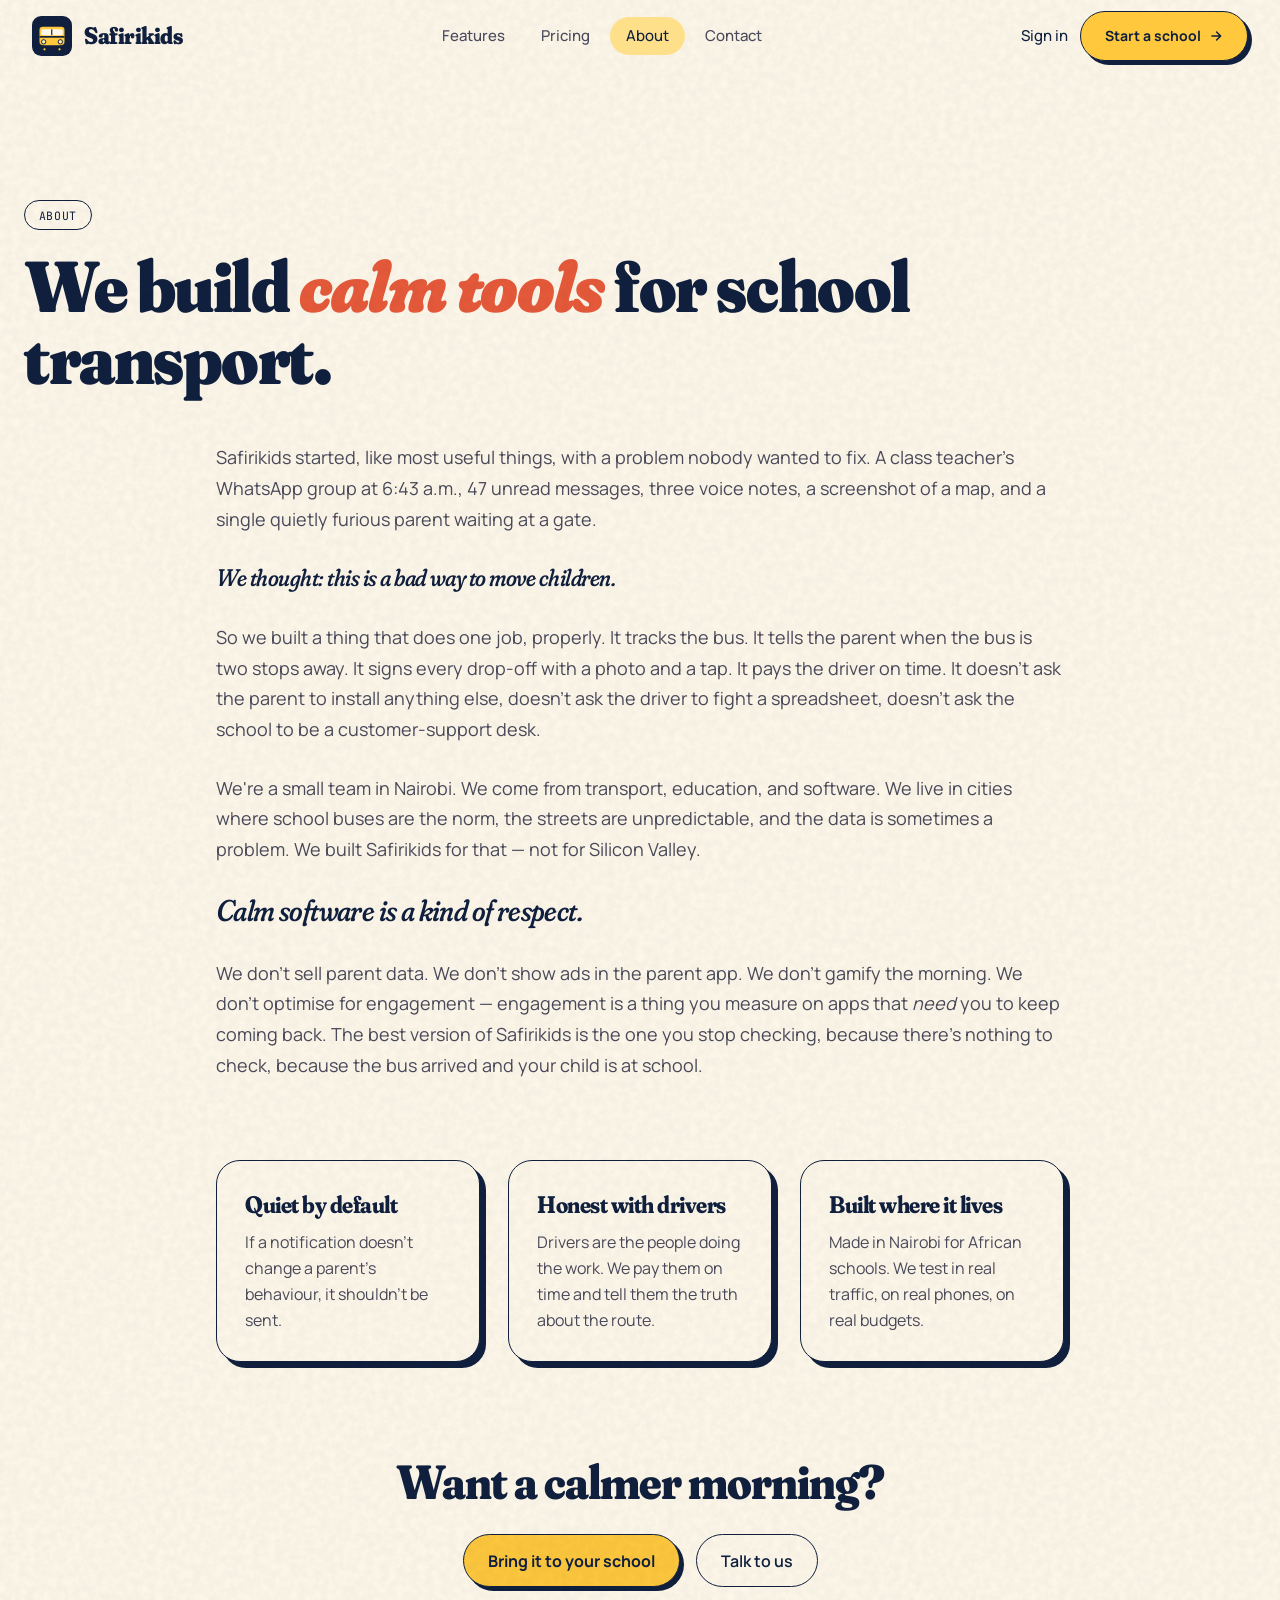
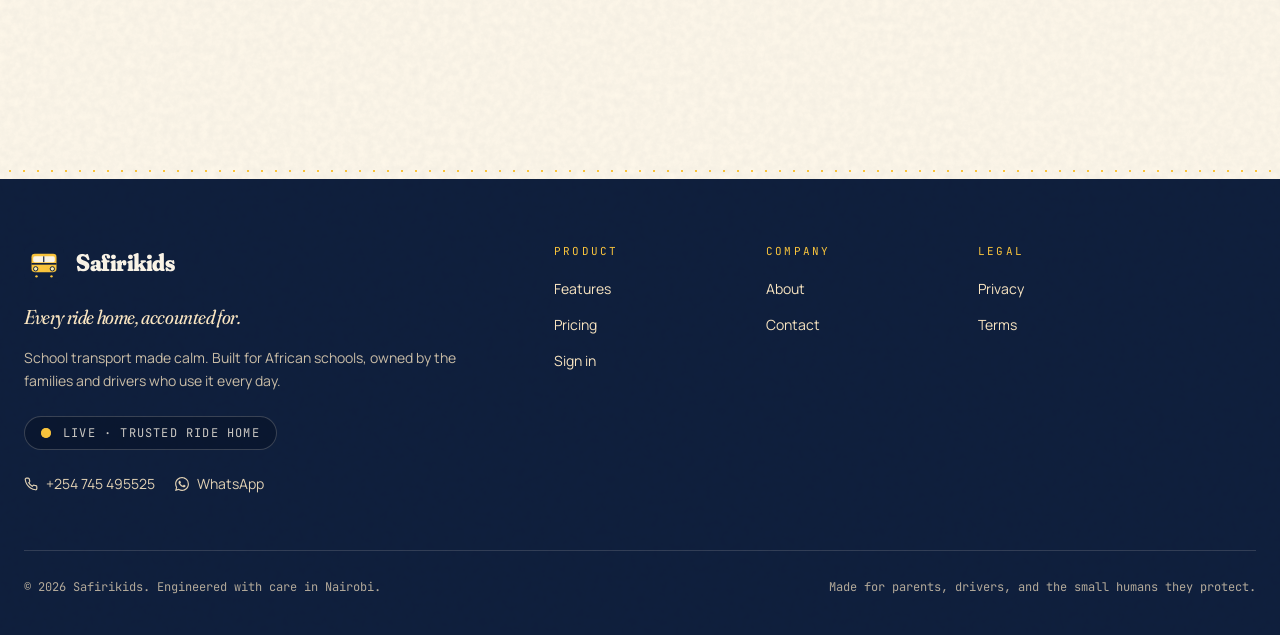
<file: about.html>
<!DOCTYPE html><!--JXahZqIPqe3ogNB671CFu--><html lang="en"><head><meta charSet="utf-8"/><meta name="viewport" content="width=device-width, initial-scale=1"/><link rel="stylesheet" href="/_next/static/chunks/b09dce7397c4420e.css" data-precedence="next"/><link rel="preload" as="script" fetchPriority="low" href="/_next/static/chunks/e1d679caba8aaa66.js"/><script src="/_next/static/chunks/4c8a73fa9a568984.js" async=""></script><script src="/_next/static/chunks/1c64b19886203277.js" async=""></script><script src="/_next/static/chunks/c44ba29902c6819e.js" async=""></script><script src="/_next/static/chunks/turbopack-27e2cf467ea67dbc.js" async=""></script><script src="/_next/static/chunks/b247c6a4e0199b74.js" async=""></script><script src="/_next/static/chunks/6c33792a57a66467.js" async=""></script><script src="/_next/static/chunks/beefb697acdd731a.js" async=""></script><link rel="preload" href="https://fonts.googleapis.com/css2?family=Fraunces:opsz,wght@9..144,400;9..144,500;9..144,600;9..144,700;9..144,800;9..144,900&amp;family=Manrope:wght@300;400;500;600;700;800&amp;family=JetBrains+Mono:wght@400;500&amp;display=swap" as="style"/><link rel="preconnect" href="https://fonts.googleapis.com"/><link rel="preconnect" href="https://fonts.gstatic.com" crossorigin=""/><meta name="theme-color" content="#0F1F3D"/><title>About · Safirikids</title><meta name="description" content="We build calm tools for school transport. Built in Nairobi, for the small humans who deserve a quieter morning."/><meta name="author" content="Safirikids"/><link rel="manifest" href="/manifest.json"/><meta name="keywords" content="school bus tracking,child safety,school transport,parent app,school pickup app,driver app,GPS school bus,Kenya school transport,Safirikids"/><meta name="creator" content="Safirikids"/><meta name="publisher" content="Safirikids"/><meta name="robots" content="index, follow"/><meta property="og:title" content="Safirikids — Every ride home, accounted for."/><meta property="og:description" content="Live school-bus tracking, verified pick-ups and drop-offs, and a private channel between drivers, schools and parents. Built for African schools, trusted by parents."/><meta property="og:url" content="https://safirikids.cseco.co.ke"/><meta property="og:site_name" content="Safirikids"/><meta property="og:locale" content="en_US"/><meta property="og:image" content="https://safirikids.cseco.co.ke/og-image.png"/><meta property="og:image:width" content="1200"/><meta property="og:image:height" content="630"/><meta property="og:image:alt" content="Safirikids — school transport, in your pocket"/><meta property="og:image:type" content="image/png"/><meta property="og:type" content="website"/><meta name="twitter:card" content="summary_large_image"/><meta name="twitter:title" content="Safirikids — Every ride home, accounted for."/><meta name="twitter:description" content="Live school-bus tracking, verified pick-ups and drop-offs, and a private channel between drivers, schools and parents. Built for African schools, trusted by parents."/><meta name="twitter:image" content="https://safirikids.cseco.co.ke/og-image.png"/><link rel="icon" href="/favicon.svg" type="image/svg+xml"/><link rel="icon" href="/favicon.png" type="image/png" sizes="32x32"/><link rel="apple-touch-icon" href="/apple-touch-icon.png"/><link rel="stylesheet" href="https://fonts.googleapis.com/css2?family=Fraunces:opsz,wght@9..144,400;9..144,500;9..144,600;9..144,700;9..144,800;9..144,900&amp;family=Manrope:wght@300;400;500;600;700;800&amp;family=JetBrains+Mono:wght@400;500&amp;display=swap"/><script src="/_next/static/chunks/a6dad97d9634a72d.js" noModule=""></script></head><body class="font-sans antialiased bg-[var(--color-cream)] text-[var(--color-ink)] min-h-screen grain"><div hidden=""><!--$--><!--/$--></div><header class="sticky top-0 z-50 transition-all duration-300 bg-transparent"><div class="max-w-7xl mx-auto px-5 sm:px-8 h-[72px] flex items-center justify-between"><a class="flex items-center gap-3 group" aria-label="Safirikids" href="/"><svg width="40" height="40" viewBox="0 0 48 48" xmlns="http://www.w3.org/2000/svg" class="" aria-hidden="true"><rect width="48" height="48" rx="11" fill="#0F1F3D"></rect><rect x="9" y="13" width="30" height="22" rx="4" fill="#FFC83D"></rect><rect x="11" y="16" width="26" height="7" rx="2" fill="#FFF8EA"></rect><rect x="23" y="16" width="1.4" height="7" fill="#0F1F3D"></rect><rect x="9" y="24" width="30" height="2" fill="#0F1F3D"></rect><circle cx="14" cy="31" r="2.6" fill="#FFF1B5" stroke="#0F1F3D" stroke-width="1.2"></circle><circle cx="34" cy="31" r="2.6" fill="#FFF1B5" stroke="#0F1F3D" stroke-width="1.2"></circle><circle cx="15" cy="40" r="3.6" fill="#0F1F3D"></circle><circle cx="15" cy="40" r="1.4" fill="#FFC83D"></circle><circle cx="33" cy="40" r="3.6" fill="#0F1F3D"></circle><circle cx="33" cy="40" r="1.4" fill="#FFC83D"></circle></svg><span class="font-display text-2xl font-extrabold text-[var(--color-navy)] tracking-tight group-hover:text-[var(--color-coral-deep)] transition-colors" style="font-variation-settings:&quot;opsz&quot; 144, &quot;SOFT&quot; 100">Safirikids</span></a><nav class="hidden md:flex items-center gap-1"><a class="px-4 py-2 text-[15px] font-medium rounded-full transition-all text-[var(--color-ink-soft)] hover:text-[var(--color-navy)] hover:bg-[var(--color-cream-deep)]" href="/features">Features</a><a class="px-4 py-2 text-[15px] font-medium rounded-full transition-all text-[var(--color-ink-soft)] hover:text-[var(--color-navy)] hover:bg-[var(--color-cream-deep)]" href="/pricing">Pricing</a><a class="px-4 py-2 text-[15px] font-medium rounded-full transition-all text-[var(--color-navy)] bg-[var(--color-sun-soft)]" href="/about">About</a><a class="px-4 py-2 text-[15px] font-medium rounded-full transition-all text-[var(--color-ink-soft)] hover:text-[var(--color-navy)] hover:bg-[var(--color-cream-deep)]" href="/contact">Contact</a></nav><div class="hidden md:flex items-center gap-3"><a href="https://app.safirikids.cseco.co.ke" class="text-[15px] font-medium text-[var(--color-navy)] hover:text-[var(--color-coral-deep)] transition-colors">Sign in</a><a href="https://app.safirikids.cseco.co.ke/?signup=1" class="btn-sun text-sm">Start a school<svg width="14" height="14" viewBox="0 0 24 24" fill="none" stroke="currentColor" stroke-width="2.5" stroke-linecap="round" stroke-linejoin="round"><path d="M5 12h14M13 5l7 7-7 7"></path></svg></a></div><button aria-label="Toggle menu" aria-expanded="false" class="md:hidden inline-flex items-center justify-center w-10 h-10 rounded-full border-[1.5px] border-[var(--color-navy)] bg-[var(--color-cream)]"><svg width="20" height="20" viewBox="0 0 24 24" fill="none" stroke="currentColor" stroke-width="2"><line x1="3" y1="7" x2="21" y2="7"></line><line x1="3" y1="17" x2="21" y2="17"></line></svg></button></div></header><main class="relative"><section class="relative max-w-7xl mx-auto px-6 pt-20 md:pt-32 pb-12"><span class="pill animate-rise">About</span><h1 class="font-display text-5xl md:text-7xl font-black text-[var(--color-navy)] mt-5 leading-[1.0] max-w-4xl animate-rise delay-100" style="font-variation-settings:&quot;opsz&quot; 144, &quot;SOFT&quot; 60">We build<!-- --> <span class="italic font-display-soft text-[var(--color-coral-deep)]">calm tools</span> <!-- -->for school transport.</h1></section><section class="max-w-4xl mx-auto px-6 pb-20"><div class="prose-lg space-y-7 text-lg text-[var(--color-ink-soft)] leading-[1.7]"><p>Safirikids started, like most useful things, with a problem nobody wanted to fix. A class teacher&#x27;s WhatsApp group at 6:43 a.m., 47 unread messages, three voice notes, a screenshot of a map, and a single quietly furious parent waiting at a gate.</p><p class="font-display text-2xl text-[var(--color-navy)] italic font-medium" style="font-variation-settings:&quot;opsz&quot; 144, &quot;SOFT&quot; 100">We thought: this is a bad way to move children.</p><p>So we built a thing that does one job, properly. It tracks the bus. It tells the parent when the bus is two stops away. It signs every drop-off with a photo and a tap. It pays the driver on time. It doesn&#x27;t ask the parent to install anything else, doesn&#x27;t ask the driver to fight a spreadsheet, doesn&#x27;t ask the school to be a customer-support desk.</p><p>We&#x27;re a small team in Nairobi. We come from transport, education, and software. We live in cities where school buses are the norm, the streets are unpredictable, and the data is sometimes a problem. We built Safirikids for that — not for Silicon Valley.</p><p class="font-display text-3xl text-[var(--color-navy)] italic font-medium leading-tight" style="font-variation-settings:&quot;opsz&quot; 144, &quot;SOFT&quot; 100">Calm software is a kind of respect.</p><p>We don&#x27;t sell parent data. We don&#x27;t show ads in the parent app. We don&#x27;t gamify the morning. We don&#x27;t optimise for engagement — engagement is a thing you measure on apps that <em>need</em> you to keep coming back. The best version of Safirikids is the one you stop checking, because there&#x27;s nothing to check, because the bus arrived and your child is at school.</p></div><div class="mt-20 grid md:grid-cols-3 gap-7"><div class="editorial-card rounded-3xl p-7"><h3 class="font-display text-2xl font-bold text-[var(--color-navy)]" style="font-variation-settings:&quot;opsz&quot; 144, &quot;SOFT&quot; 80">Quiet by default</h3><p class="mt-2 text-[var(--color-ink-soft)] leading-relaxed">If a notification doesn&#x27;t change a parent&#x27;s behaviour, it shouldn&#x27;t be sent.</p></div><div class="editorial-card rounded-3xl p-7"><h3 class="font-display text-2xl font-bold text-[var(--color-navy)]" style="font-variation-settings:&quot;opsz&quot; 144, &quot;SOFT&quot; 80">Honest with drivers</h3><p class="mt-2 text-[var(--color-ink-soft)] leading-relaxed">Drivers are the people doing the work. We pay them on time and tell them the truth about the route.</p></div><div class="editorial-card rounded-3xl p-7"><h3 class="font-display text-2xl font-bold text-[var(--color-navy)]" style="font-variation-settings:&quot;opsz&quot; 144, &quot;SOFT&quot; 80">Built where it lives</h3><p class="mt-2 text-[var(--color-ink-soft)] leading-relaxed">Made in Nairobi for African schools. We test in real traffic, on real phones, on real budgets.</p></div></div><div class="mt-24 text-center"><h2 class="font-display text-4xl md:text-5xl font-extrabold text-[var(--color-navy)]" style="font-variation-settings:&quot;opsz&quot; 144, &quot;SOFT&quot; 70">Want a calmer morning?</h2><div class="mt-7 flex flex-wrap gap-4 justify-center"><a href="https://app.safirikids.cseco.co.ke/?signup=1" class="btn-sun">Bring it to your school</a><a class="btn-secondary" href="/contact">Talk to us</a></div></div></section><!--$--><!--/$--></main><footer class="relative bg-[var(--color-navy)] text-[var(--color-cream)] mt-24"><div class="h-4 text-[var(--color-sun)] route-line bg-[var(--color-cream)]" aria-hidden="true"></div><div class="max-w-7xl mx-auto px-6 pt-16 pb-10"><div class="grid grid-cols-2 md:grid-cols-12 gap-10 mb-14"><div class="col-span-2 md:col-span-5"><a class="flex items-center gap-3 mb-5 group w-fit" href="/"><svg width="40" height="40" viewBox="0 0 48 48" xmlns="http://www.w3.org/2000/svg" class="" aria-hidden="true"><rect width="48" height="48" rx="11" fill="#0F1F3D"></rect><rect x="9" y="13" width="30" height="22" rx="4" fill="#FFC83D"></rect><rect x="11" y="16" width="26" height="7" rx="2" fill="#FFF8EA"></rect><rect x="23" y="16" width="1.4" height="7" fill="#0F1F3D"></rect><rect x="9" y="24" width="30" height="2" fill="#0F1F3D"></rect><circle cx="14" cy="31" r="2.6" fill="#FFF1B5" stroke="#0F1F3D" stroke-width="1.2"></circle><circle cx="34" cy="31" r="2.6" fill="#FFF1B5" stroke="#0F1F3D" stroke-width="1.2"></circle><circle cx="15" cy="40" r="3.6" fill="#0F1F3D"></circle><circle cx="15" cy="40" r="1.4" fill="#FFC83D"></circle><circle cx="33" cy="40" r="3.6" fill="#0F1F3D"></circle><circle cx="33" cy="40" r="1.4" fill="#FFC83D"></circle></svg><span class="font-display text-2xl font-extrabold text-[var(--color-cream)]" style="font-variation-settings:&quot;opsz&quot; 144, &quot;SOFT&quot; 100">Safirikids</span></a><p class="font-display italic text-xl text-[var(--color-cream-warm)] max-w-md leading-snug">Every ride home, accounted for.</p><p class="text-sm text-[var(--color-cream-warm)]/80 mt-4 max-w-md leading-relaxed">School transport made calm. Built for African schools, owned by the families and drivers who use it every day.</p><div class="mt-6 inline-flex items-center gap-3 px-4 py-2 rounded-full border border-[var(--color-cream)]/20 bg-[var(--color-navy-deep)]"><span class="relative flex h-2.5 w-2.5"><span class="absolute inline-flex h-full w-full rounded-full bg-[var(--color-sun)] opacity-70 beacon"></span><span class="relative inline-flex rounded-full h-2.5 w-2.5 bg-[var(--color-sun)]"></span></span><span class="font-mono text-xs uppercase tracking-widest text-[var(--color-cream)]/80">Live · trusted ride home</span></div><div class="mt-6 flex flex-wrap gap-x-5 gap-y-2 text-sm text-[var(--color-cream-warm)]/90"><a href="tel:+254745495525" class="inline-flex items-center gap-2 hover:text-[var(--color-sun)] transition-colors"><svg width="14" height="14" viewBox="0 0 24 24" fill="none" stroke="currentColor" stroke-width="2" stroke-linecap="round" stroke-linejoin="round"><path d="M22 16.92v3a2 2 0 0 1-2.18 2 19.79 19.79 0 0 1-8.63-3.07 19.5 19.5 0 0 1-6-6 19.79 19.79 0 0 1-3.07-8.67A2 2 0 0 1 4.11 2h3a2 2 0 0 1 2 1.72 12.84 12.84 0 0 0 .7 2.81 2 2 0 0 1-.45 2.11L8.09 9.91a16 16 0 0 0 6 6l1.27-1.27a2 2 0 0 1 2.11-.45 12.84 12.84 0 0 0 2.81.7A2 2 0 0 1 22 16.92z"></path></svg>+254 745 495525</a><a href="https://wa.me/254745495525" target="_blank" rel="noopener noreferrer" class="inline-flex items-center gap-2 hover:text-[var(--color-sun)] transition-colors"><svg width="14" height="14" viewBox="0 0 24 24" fill="currentColor"><path d="M17.472 14.382c-.297-.149-1.758-.867-2.03-.967-.273-.099-.471-.148-.67.15-.197.297-.767.966-.94 1.164-.173.199-.347.223-.644.075-.297-.15-1.255-.463-2.39-1.475-.883-.788-1.48-1.761-1.653-2.059-.173-.297-.018-.458.13-.606.134-.133.298-.347.446-.52.149-.174.198-.298.298-.497.099-.198.05-.371-.025-.52-.075-.149-.669-1.612-.916-2.207-.242-.579-.487-.5-.669-.51-.173-.008-.371-.01-.57-.01-.198 0-.52.074-.792.372-.272.297-1.04 1.016-1.04 2.479 0 1.462 1.065 2.875 1.213 3.074.149.198 2.096 3.2 5.077 4.487.709.306 1.262.489 1.694.625.712.227 1.36.195 1.871.118.571-.085 1.758-.719 2.006-1.413.248-.694.248-1.289.173-1.413-.074-.124-.272-.198-.57-.347m-5.421 7.403h-.004a9.87 9.87 0 0 1-5.031-1.378l-.361-.214-3.741.982.998-3.648-.235-.374a9.86 9.86 0 0 1-1.51-5.26c.001-5.45 4.436-9.884 9.888-9.884 2.64 0 5.122 1.03 6.988 2.898a9.825 9.825 0 0 1 2.893 6.994c-.003 5.45-4.437 9.884-9.885 9.884m8.413-18.297A11.815 11.815 0 0 0 12.05 0C5.495 0 .16 5.335.157 11.892c0 2.096.547 4.142 1.588 5.945L.057 24l6.305-1.654a11.882 11.882 0 0 0 5.683 1.448h.005c6.554 0 11.89-5.335 11.893-11.893a11.821 11.821 0 0 0-3.48-8.413"></path></svg>WhatsApp</a></div></div><div class="md:col-span-2"><h4 class="font-mono text-[11px] tracking-[0.2em] text-[var(--color-sun)] uppercase mb-4">Product</h4><ul class="space-y-3"><li><a class="text-sm text-[var(--color-cream-warm)] hover:text-[var(--color-sun)] transition-colors" href="/features">Features</a></li><li><a class="text-sm text-[var(--color-cream-warm)] hover:text-[var(--color-sun)] transition-colors" href="/pricing">Pricing</a></li><li><a href="https://app.safirikids.cseco.co.ke" class="text-sm text-[var(--color-cream-warm)] hover:text-[var(--color-sun)] transition-colors">Sign in</a></li></ul></div><div class="md:col-span-2"><h4 class="font-mono text-[11px] tracking-[0.2em] text-[var(--color-sun)] uppercase mb-4">Company</h4><ul class="space-y-3"><li><a class="text-sm text-[var(--color-cream-warm)] hover:text-[var(--color-sun)] transition-colors" href="/about">About</a></li><li><a class="text-sm text-[var(--color-cream-warm)] hover:text-[var(--color-sun)] transition-colors" href="/contact">Contact</a></li></ul></div><div class="md:col-span-2"><h4 class="font-mono text-[11px] tracking-[0.2em] text-[var(--color-sun)] uppercase mb-4">Legal</h4><ul class="space-y-3"><li><a class="text-sm text-[var(--color-cream-warm)] hover:text-[var(--color-sun)] transition-colors" href="/privacy">Privacy</a></li><li><a class="text-sm text-[var(--color-cream-warm)] hover:text-[var(--color-sun)] transition-colors" href="/terms">Terms</a></li></ul></div></div><div class="border-t border-[var(--color-cream)]/15 pt-7 flex flex-col md:flex-row justify-between items-start md:items-center gap-4"><p class="text-xs font-mono text-[var(--color-cream-warm)]/70">© <!-- -->2026<!-- --> <!-- -->Safirikids<!-- -->. Engineered with care in Nairobi.</p><p class="text-xs font-mono text-[var(--color-cream-warm)]/70">Made for parents, drivers, and the small humans they protect.</p></div></div></footer><script src="/_next/static/chunks/e1d679caba8aaa66.js" id="_R_" async=""></script><script>(self.__next_f=self.__next_f||[]).push([0])</script><script>self.__next_f.push([1,"1:\"$Sreact.fragment\"\n2:I[2971,[\"/_next/static/chunks/b247c6a4e0199b74.js\"],\"Header\"]\n3:I[92322,[\"/_next/static/chunks/6c33792a57a66467.js\",\"/_next/static/chunks/beefb697acdd731a.js\"],\"default\"]\n4:I[81409,[\"/_next/static/chunks/6c33792a57a66467.js\",\"/_next/static/chunks/beefb697acdd731a.js\"],\"default\"]\n5:I[74426,[\"/_next/static/chunks/b247c6a4e0199b74.js\"],\"\"]\nf:I[60374,[\"/_next/static/chunks/6c33792a57a66467.js\",\"/_next/static/chunks/beefb697acdd731a.js\"],\"default\"]\n:HL[\"/_next/static/chunks/b09dce7397c4420e.css\",\"style\"]\n:HL[\"https://fonts.googleapis.com/css2?family=Fraunces:opsz,wght@9..144,400;9..144,500;9..144,600;9..144,700;9..144,800;9..144,900\u0026family=Manrope:wght@300;400;500;600;700;800\u0026family=JetBrains+Mono:wght@400;500\u0026display=swap\",\"style\"]\n"])</script><script>self.__next_f.push([1,"0:{\"P\":null,\"b\":\"JXahZqIPqe3ogNB671CFu\",\"c\":[\"\",\"about\"],\"q\":\"\",\"i\":false,\"f\":[[[\"\",{\"children\":[\"about\",{\"children\":[\"__PAGE__\",{}]}]},\"$undefined\",\"$undefined\",true],[[\"$\",\"$1\",\"c\",{\"children\":[[[\"$\",\"link\",\"0\",{\"rel\":\"stylesheet\",\"href\":\"/_next/static/chunks/b09dce7397c4420e.css\",\"precedence\":\"next\",\"crossOrigin\":\"$undefined\",\"nonce\":\"$undefined\"}],[\"$\",\"script\",\"script-0\",{\"src\":\"/_next/static/chunks/b247c6a4e0199b74.js\",\"async\":true,\"nonce\":\"$undefined\"}]],[\"$\",\"html\",null,{\"lang\":\"en\",\"children\":[[\"$\",\"head\",null,{\"children\":[[\"$\",\"link\",null,{\"rel\":\"preconnect\",\"href\":\"https://fonts.googleapis.com\"}],[\"$\",\"link\",null,{\"rel\":\"preconnect\",\"href\":\"https://fonts.gstatic.com\",\"crossOrigin\":\"\"}],[\"$\",\"link\",null,{\"rel\":\"stylesheet\",\"href\":\"https://fonts.googleapis.com/css2?family=Fraunces:opsz,wght@9..144,400;9..144,500;9..144,600;9..144,700;9..144,800;9..144,900\u0026family=Manrope:wght@300;400;500;600;700;800\u0026family=JetBrains+Mono:wght@400;500\u0026display=swap\"}]]}],[\"$\",\"body\",null,{\"className\":\"font-sans antialiased bg-[var(--color-cream)] text-[var(--color-ink)] min-h-screen grain\",\"children\":[[\"$\",\"$L2\",null,{}],[\"$\",\"main\",null,{\"className\":\"relative\",\"children\":[\"$\",\"$L3\",null,{\"parallelRouterKey\":\"children\",\"error\":\"$undefined\",\"errorStyles\":\"$undefined\",\"errorScripts\":\"$undefined\",\"template\":[\"$\",\"$L4\",null,{}],\"templateStyles\":\"$undefined\",\"templateScripts\":\"$undefined\",\"notFound\":[[[\"$\",\"title\",null,{\"children\":\"404: This page could not be found.\"}],[\"$\",\"div\",null,{\"style\":{\"fontFamily\":\"system-ui,\\\"Segoe UI\\\",Roboto,Helvetica,Arial,sans-serif,\\\"Apple Color Emoji\\\",\\\"Segoe UI Emoji\\\"\",\"height\":\"100vh\",\"textAlign\":\"center\",\"display\":\"flex\",\"flexDirection\":\"column\",\"alignItems\":\"center\",\"justifyContent\":\"center\"},\"children\":[\"$\",\"div\",null,{\"children\":[[\"$\",\"style\",null,{\"dangerouslySetInnerHTML\":{\"__html\":\"body{color:#000;background:#fff;margin:0}.next-error-h1{border-right:1px solid rgba(0,0,0,.3)}@media (prefers-color-scheme:dark){body{color:#fff;background:#000}.next-error-h1{border-right:1px solid rgba(255,255,255,.3)}}\"}}],[\"$\",\"h1\",null,{\"className\":\"next-error-h1\",\"style\":{\"display\":\"inline-block\",\"margin\":\"0 20px 0 0\",\"padding\":\"0 23px 0 0\",\"fontSize\":24,\"fontWeight\":500,\"verticalAlign\":\"top\",\"lineHeight\":\"49px\"},\"children\":404}],[\"$\",\"div\",null,{\"style\":{\"display\":\"inline-block\"},\"children\":[\"$\",\"h2\",null,{\"style\":{\"fontSize\":14,\"fontWeight\":400,\"lineHeight\":\"49px\",\"margin\":0},\"children\":\"This page could not be found.\"}]}]]}]}]],[]],\"forbidden\":\"$undefined\",\"unauthorized\":\"$undefined\"}]}],[\"$\",\"footer\",null,{\"className\":\"relative bg-[var(--color-navy)] text-[var(--color-cream)] mt-24\",\"children\":[[\"$\",\"div\",null,{\"className\":\"h-4 text-[var(--color-sun)] route-line bg-[var(--color-cream)]\",\"aria-hidden\":true}],[\"$\",\"div\",null,{\"className\":\"max-w-7xl mx-auto px-6 pt-16 pb-10\",\"children\":[[\"$\",\"div\",null,{\"className\":\"grid grid-cols-2 md:grid-cols-12 gap-10 mb-14\",\"children\":[[\"$\",\"div\",null,{\"className\":\"col-span-2 md:col-span-5\",\"children\":[[\"$\",\"$L5\",null,{\"href\":\"/\",\"className\":\"flex items-center gap-3 mb-5 group w-fit\",\"children\":[[\"$\",\"svg\",null,{\"width\":40,\"height\":40,\"viewBox\":\"0 0 48 48\",\"xmlns\":\"http://www.w3.org/2000/svg\",\"className\":\"\",\"aria-hidden\":\"true\",\"children\":[[\"$\",\"rect\",null,{\"width\":\"48\",\"height\":\"48\",\"rx\":\"11\",\"fill\":\"#0F1F3D\"}],[\"$\",\"rect\",null,{\"x\":\"9\",\"y\":\"13\",\"width\":\"30\",\"height\":\"22\",\"rx\":\"4\",\"fill\":\"#FFC83D\"}],[\"$\",\"rect\",null,{\"x\":\"11\",\"y\":\"16\",\"width\":\"26\",\"height\":\"7\",\"rx\":\"2\",\"fill\":\"#FFF8EA\"}],[\"$\",\"rect\",null,{\"x\":\"23\",\"y\":\"16\",\"width\":\"1.4\",\"height\":\"7\",\"fill\":\"#0F1F3D\"}],[\"$\",\"rect\",null,{\"x\":\"9\",\"y\":\"24\",\"width\":\"30\",\"height\":\"2\",\"fill\":\"#0F1F3D\"}],[\"$\",\"circle\",null,{\"cx\":\"14\",\"cy\":\"31\",\"r\":\"2.6\",\"fill\":\"#FFF1B5\",\"stroke\":\"#0F1F3D\",\"strokeWidth\":\"1.2\"}],[\"$\",\"circle\",null,{\"cx\":\"34\",\"cy\":\"31\",\"r\":\"2.6\",\"fill\":\"#FFF1B5\",\"stroke\":\"#0F1F3D\",\"strokeWidth\":\"1.2\"}],[\"$\",\"circle\",null,{\"cx\":\"15\",\"cy\":\"40\",\"r\":\"3.6\",\"fill\":\"#0F1F3D\"}],[\"$\",\"circle\",null,{\"cx\":\"15\",\"cy\":\"40\",\"r\":\"1.4\",\"fill\":\"#FFC83D\"}],[\"$\",\"circle\",null,{\"cx\":\"33\",\"cy\":\"40\",\"r\":\"3.6\",\"fill\":\"#0F1F3D\"}],[\"$\",\"circle\",null,{\"cx\":\"33\",\"cy\":\"40\",\"r\":\"1.4\",\"fill\":\"#FFC83D\"}]]}],[\"$\",\"span\",null,{\"className\":\"font-display text-2xl font-extrabold text-[var(--color-cream)]\",\"style\":{\"fontVariationSettings\":\"\\\"opsz\\\" 144, \\\"SOFT\\\" 100\"},\"children\":\"Safirikids\"}]]}],[\"$\",\"p\",null,{\"className\":\"font-display italic text-xl text-[var(--color-cream-warm)] max-w-md leading-snug\",\"children\":\"Every ride home, accounted for.\"}],[\"$\",\"p\",null,{\"className\":\"text-sm text-[var(--color-cream-warm)]/80 mt-4 max-w-md leading-relaxed\",\"children\":\"School transport made calm. Built for African schools, owned by the families and drivers who use it every day.\"}],\"$L6\",\"$L7\"]}],[\"$L8\",\"$L9\",\"$La\"]]}],\"$Lb\"]}]]}]]}]]}]]}],{\"children\":[\"$Lc\",{\"children\":[\"$Ld\",{},null,false,false]},null,false,false]},null,false,false],\"$Le\",false]],\"m\":\"$undefined\",\"G\":[\"$f\",[]],\"S\":true}\n"])</script><script>self.__next_f.push([1,"14:I[19091,[\"/_next/static/chunks/6c33792a57a66467.js\",\"/_next/static/chunks/beefb697acdd731a.js\"],\"ViewportBoundary\"]\n16:I[19091,[\"/_next/static/chunks/6c33792a57a66467.js\",\"/_next/static/chunks/beefb697acdd731a.js\"],\"MetadataBoundary\"]\n17:\"$Sreact.suspense\"\n6:[\"$\",\"div\",null,{\"className\":\"mt-6 inline-flex items-center gap-3 px-4 py-2 rounded-full border border-[var(--color-cream)]/20 bg-[var(--color-navy-deep)]\",\"children\":[[\"$\",\"span\",null,{\"className\":\"relative flex h-2.5 w-2.5\",\"children\":[[\"$\",\"span\",null,{\"className\":\"absolute inline-flex h-full w-full rounded-full bg-[var(--color-sun)] opacity-70 beacon\"}],[\"$\",\"span\",null,{\"className\":\"relative inline-flex rounded-full h-2.5 w-2.5 bg-[var(--color-sun)]\"}]]}],[\"$\",\"span\",null,{\"className\":\"font-mono text-xs uppercase tracking-widest text-[var(--color-cream)]/80\",\"children\":\"Live · trusted ride home\"}]]}]\n10:T458,M17.472 14.382c-.297-.149-1.758-.867-2.03-.967-.273-.099-.471-.148-.67.15-.197.297-.767.966-.94 1.164-.173.199-.347.223-.644.075-.297-.15-1.255-.463-2.39-1.475-.883-.788-1.48-1.761-1.653-2.059-.173-.297-.018-.458.13-.606.134-.133.298-.347.446-.52.149-.174.198-.298.298-.497.099-.198.05-.371-.025-.52-.075-.149-.669-1.612-.916-2.207-.242-.579-.487-.5-.669-.51-.173-.008-.371-.01-.57-.01-.198 0-.52.074-.792.372-.272.297-1.04 1.016-1.04 2.479 0 1.462 1.065 2.875 1.213 3.074.149.198 2.096 3.2 5.077 4.487.709.306 1.262.489 1.694.625.712.227 1.36.195 1.871.118.571-.085 1.758-.719 2.006-1.413.248-.694.248-1.289.173-1.413-.074-.124-.272-.198-.57-.347m-5.421 7.403h-.004a9.87 9.87 0 0 1-5.031-1.378l-.361-.214-3.741.982.998-3.648-.235-.374a9.86 9.86 0 0 1-1.51-5.26c.001-5.45 4.436-9.884 9.888-9.884 2.64 0 5.122 1.03 6.988 2.898a9.825 9.825 0 0 1 2.893 6.994c-.003 5.45-4.437 9.884-9.885 9.884m8.413-18.297A11.815 11.815 0 0 0 12.05 0C5.495 0 .16 5.335.157 11.892c0 2.096.547 4.142 1.588 5.945L.057 24l6.305-1.654a11.882 11.882 0 0 0 5.683 1.448h.005c6.554 0 11.89-5.335 11.893-11.893a11.821 11.821 0 0 0-3.48-8.4137:[\"$\",\"div\",null,{\"className\":\"mt-6 flex flex-wrap gap-x-5 gap-y-2 text-sm text-[var(--color-cream-warm)]/90\",\"children\":[[\"$\",\"a\",null,{\"href\":\"tel:+254745495525\",\"className\":\"inline-flex items-center gap-2 hover:text-[var(--color-sun)] transition-colors\",\"children\":[[\"$\",\"svg\",null,{\"width\":\"14\",\"height\":\"14\",\"viewBox\":\"0 0 24 24\",\"fill\":\"none\",\"stroke\":\"currentColor\",\"strokeWidth\":\"2\",\"strokeLinecap\":\"round\",\"strokeLinejoin\":\"round\",\"children\":[\"$\",\"path\",null,{\"d\":\"M22 16.92v3a2 2 0 0 1-2.18 2 19.79 19.79 0 0 1-8.63-3.07 19.5 19.5 0 0 1-6-6 19.79 19.79 0 0 1-3.07-8.67A2 2 0 0 1 4.11 2h3a2 2 0 0 1 2 1.72 12.84 12.84 0 0 0 .7 2.81 2 2 0 0 1-.45 2.11L8.09 9.91a16 16 0 0 0 6 6l1.27-1.27a2 2 0 0 1 2.11-.45 12.84 12.84 0 0 0 2.81.7A2 2 0 0 1 22 16.92z\"}]}],\"+254 745 495525\"]}],[\"$\",\"a\",null,{\"href\":\"https://wa.me/254745495525\",\"target\":\"_blank\",\"rel\":\"noopener noreferrer\",\"className\":\"inline-flex items-center gap-2 hover:text-[var(--color-sun)] transition-colors\",\"children\":[[\"$\",\"svg\",null,{\"width\":\"14\",\"height\":\"14\",\"viewBox\":\"0 0 24 24\",\"fill\":\"currentColor\",\"children\":[\"$\",\"path\",null,{\"d\":\"$10\"}]}],\"WhatsApp\"]}]]}]\n8:[\"$\",\"div\",\"Product\",{\"className\":\"md:col-span-2\",\"children\":[[\"$\",\"h4\",null,{\"className\":\"font-mono text-[11px] tracking-[0.2em] text-[var(--color-sun)] uppercase mb-4\",\"children\":\"Product\"}],[\"$\",\"ul\",null,{\"className\":\"space-y-3\",\"children\":[[\"$\",\"li\",\"Features\",{\"children\":[\"$\",\"$L5\",null,{\"href\":\"/features\",\"className\":\"text-sm text-[var(--color-cream-warm)] hover:text-[var(--color-sun)] transition-colors\",\"children\":\"Features\"}]}],[\"$\",\"li\",\"Pricing\",{\"children\":[\"$\",\"$L5\",null,{\"href\":\"/pricing\",\"className\":\"text-sm text-[var(--color-cream-warm)] hover:text-[var(--color-sun)] transition-colors\",\"children\":\"Pricing\"}]}],[\"$\",\"li\",\"Sign in\",{\"children\":[\"$\",\"a\",null,{\"href\":\"https://app.safirikids.cseco.co.ke\",\"className\":\"text-sm text-[var(--color-cream-warm)] hover:text-[var(--color-sun)] transition-colors\",\"children\":\"Sign in\"}]}]]}]]}]\n9:[\"$\",\"div\",\"Company\",{\"className\":\"md:col-span-2\",\"children\":[[\"$\",\"h4\",null,{\"className\":\"font-mono t"])</script><script>self.__next_f.push([1,"ext-[11px] tracking-[0.2em] text-[var(--color-sun)] uppercase mb-4\",\"children\":\"Company\"}],[\"$\",\"ul\",null,{\"className\":\"space-y-3\",\"children\":[[\"$\",\"li\",\"About\",{\"children\":[\"$\",\"$L5\",null,{\"href\":\"/about\",\"className\":\"text-sm text-[var(--color-cream-warm)] hover:text-[var(--color-sun)] transition-colors\",\"children\":\"About\"}]}],[\"$\",\"li\",\"Contact\",{\"children\":[\"$\",\"$L5\",null,{\"href\":\"/contact\",\"className\":\"text-sm text-[var(--color-cream-warm)] hover:text-[var(--color-sun)] transition-colors\",\"children\":\"Contact\"}]}]]}]]}]\na:[\"$\",\"div\",\"Legal\",{\"className\":\"md:col-span-2\",\"children\":[[\"$\",\"h4\",null,{\"className\":\"font-mono text-[11px] tracking-[0.2em] text-[var(--color-sun)] uppercase mb-4\",\"children\":\"Legal\"}],[\"$\",\"ul\",null,{\"className\":\"space-y-3\",\"children\":[[\"$\",\"li\",\"Privacy\",{\"children\":[\"$\",\"$L5\",null,{\"href\":\"/privacy\",\"className\":\"text-sm text-[var(--color-cream-warm)] hover:text-[var(--color-sun)] transition-colors\",\"children\":\"Privacy\"}]}],[\"$\",\"li\",\"Terms\",{\"children\":[\"$\",\"$L5\",null,{\"href\":\"/terms\",\"className\":\"text-sm text-[var(--color-cream-warm)] hover:text-[var(--color-sun)] transition-colors\",\"children\":\"Terms\"}]}]]}]]}]\nb:[\"$\",\"div\",null,{\"className\":\"border-t border-[var(--color-cream)]/15 pt-7 flex flex-col md:flex-row justify-between items-start md:items-center gap-4\",\"children\":[[\"$\",\"p\",null,{\"className\":\"text-xs font-mono text-[var(--color-cream-warm)]/70\",\"children\":[\"© \",2026,\" \",\"Safirikids\",\". Engineered with care in Nairobi.\"]}],[\"$\",\"p\",null,{\"className\":\"text-xs font-mono text-[var(--color-cream-warm)]/70\",\"children\":\"Made for parents, drivers, and the small humans they protect.\"}]]}]\nc:[\"$\",\"$1\",\"c\",{\"children\":[null,[\"$\",\"$L3\",null,{\"parallelRouterKey\":\"children\",\"error\":\"$undefined\",\"errorStyles\":\"$undefined\",\"errorScripts\":\"$undefined\",\"template\":[\"$\",\"$L4\",null,{}],\"templateStyles\":\"$undefined\",\"templateScripts\":\"$undefined\",\"notFound\":\"$undefined\",\"forbidden\":\"$undefined\",\"unauthorized\":\"$undefined\"}]]}]\n"])</script><script>self.__next_f.push([1,"d:[\"$\",\"$1\",\"c\",{\"children\":[[[\"$\",\"section\",null,{\"className\":\"relative max-w-7xl mx-auto px-6 pt-20 md:pt-32 pb-12\",\"children\":[[\"$\",\"span\",null,{\"className\":\"pill animate-rise\",\"children\":\"About\"}],[\"$\",\"h1\",null,{\"className\":\"font-display text-5xl md:text-7xl font-black text-[var(--color-navy)] mt-5 leading-[1.0] max-w-4xl animate-rise delay-100\",\"style\":{\"fontVariationSettings\":\"\\\"opsz\\\" 144, \\\"SOFT\\\" 60\"},\"children\":[\"We build\",\" \",[\"$\",\"span\",null,{\"className\":\"italic font-display-soft text-[var(--color-coral-deep)]\",\"children\":\"calm tools\"}],\" \",\"for school transport.\"]}]]}],[\"$\",\"section\",null,{\"className\":\"max-w-4xl mx-auto px-6 pb-20\",\"children\":[[\"$\",\"div\",null,{\"className\":\"prose-lg space-y-7 text-lg text-[var(--color-ink-soft)] leading-[1.7]\",\"children\":[[\"$\",\"p\",null,{\"children\":\"Safirikids started, like most useful things, with a problem nobody wanted to fix. A class teacher's WhatsApp group at 6:43 a.m., 47 unread messages, three voice notes, a screenshot of a map, and a single quietly furious parent waiting at a gate.\"}],[\"$\",\"p\",null,{\"className\":\"font-display text-2xl text-[var(--color-navy)] italic font-medium\",\"style\":{\"fontVariationSettings\":\"\\\"opsz\\\" 144, \\\"SOFT\\\" 100\"},\"children\":\"We thought: this is a bad way to move children.\"}],[\"$\",\"p\",null,{\"children\":\"So we built a thing that does one job, properly. It tracks the bus. It tells the parent when the bus is two stops away. It signs every drop-off with a photo and a tap. It pays the driver on time. It doesn't ask the parent to install anything else, doesn't ask the driver to fight a spreadsheet, doesn't ask the school to be a customer-support desk.\"}],[\"$\",\"p\",null,{\"children\":\"We're a small team in Nairobi. We come from transport, education, and software. We live in cities where school buses are the norm, the streets are unpredictable, and the data is sometimes a problem. We built Safirikids for that — not for Silicon Valley.\"}],[\"$\",\"p\",null,{\"className\":\"font-display text-3xl text-[var(--color-navy)] italic font-medium leading-tight\",\"style\":{\"fontVariationSettings\":\"\\\"opsz\\\" 144, \\\"SOFT\\\" 100\"},\"children\":\"Calm software is a kind of respect.\"}],[\"$\",\"p\",null,{\"children\":[\"We don't sell parent data. We don't show ads in the parent app. We don't gamify the morning. We don't optimise for engagement — engagement is a thing you measure on apps that \",[\"$\",\"em\",null,{\"children\":\"need\"}],\" you to keep coming back. The best version of Safirikids is the one you stop checking, because there's nothing to check, because the bus arrived and your child is at school.\"]}]]}],[\"$\",\"div\",null,{\"className\":\"mt-20 grid md:grid-cols-3 gap-7\",\"children\":[[\"$\",\"div\",\"Quiet by default\",{\"className\":\"editorial-card rounded-3xl p-7\",\"children\":[[\"$\",\"h3\",null,{\"className\":\"font-display text-2xl font-bold text-[var(--color-navy)]\",\"style\":{\"fontVariationSettings\":\"\\\"opsz\\\" 144, \\\"SOFT\\\" 80\"},\"children\":\"Quiet by default\"}],[\"$\",\"p\",null,{\"className\":\"mt-2 text-[var(--color-ink-soft)] leading-relaxed\",\"children\":\"If a notification doesn't change a parent's behaviour, it shouldn't be sent.\"}]]}],[\"$\",\"div\",\"Honest with drivers\",{\"className\":\"editorial-card rounded-3xl p-7\",\"children\":[[\"$\",\"h3\",null,{\"className\":\"font-display text-2xl font-bold text-[var(--color-navy)]\",\"style\":{\"fontVariationSettings\":\"\\\"opsz\\\" 144, \\\"SOFT\\\" 80\"},\"children\":\"Honest with drivers\"}],[\"$\",\"p\",null,{\"className\":\"mt-2 text-[var(--color-ink-soft)] leading-relaxed\",\"children\":\"Drivers are the people doing the work. We pay them on time and tell them the truth about the route.\"}]]}],[\"$\",\"div\",\"Built where it lives\",{\"className\":\"editorial-card rounded-3xl p-7\",\"children\":[[\"$\",\"h3\",null,{\"className\":\"font-display text-2xl font-bold text-[var(--color-navy)]\",\"style\":{\"fontVariationSettings\":\"\\\"opsz\\\" 144, \\\"SOFT\\\" 80\"},\"children\":\"Built where it lives\"}],\"$L11\"]}]]}],\"$L12\"]}]],null,\"$L13\"]}]\n"])</script><script>self.__next_f.push([1,"e:[\"$\",\"$1\",\"h\",{\"children\":[null,[\"$\",\"$L14\",null,{\"children\":\"$@15\"}],[\"$\",\"div\",null,{\"hidden\":true,\"children\":[\"$\",\"$L16\",null,{\"children\":[\"$\",\"$17\",null,{\"name\":\"Next.Metadata\",\"children\":\"$@18\"}]}]}],null]}]\n"])</script><script>self.__next_f.push([1,"19:I[19091,[\"/_next/static/chunks/6c33792a57a66467.js\",\"/_next/static/chunks/beefb697acdd731a.js\"],\"OutletBoundary\"]\n11:[\"$\",\"p\",null,{\"className\":\"mt-2 text-[var(--color-ink-soft)] leading-relaxed\",\"children\":\"Made in Nairobi for African schools. We test in real traffic, on real phones, on real budgets.\"}]\n12:[\"$\",\"div\",null,{\"className\":\"mt-24 text-center\",\"children\":[[\"$\",\"h2\",null,{\"className\":\"font-display text-4xl md:text-5xl font-extrabold text-[var(--color-navy)]\",\"style\":{\"fontVariationSettings\":\"\\\"opsz\\\" 144, \\\"SOFT\\\" 70\"},\"children\":\"Want a calmer morning?\"}],[\"$\",\"div\",null,{\"className\":\"mt-7 flex flex-wrap gap-4 justify-center\",\"children\":[[\"$\",\"a\",null,{\"href\":\"https://app.safirikids.cseco.co.ke/?signup=1\",\"className\":\"btn-sun\",\"children\":\"Bring it to your school\"}],[\"$\",\"$L5\",null,{\"href\":\"/contact\",\"className\":\"btn-secondary\",\"children\":\"Talk to us\"}]]}]]}]\n13:[\"$\",\"$L19\",null,{\"children\":[\"$\",\"$17\",null,{\"name\":\"Next.MetadataOutlet\",\"children\":\"$@1a\"}]}]\n"])</script><script>self.__next_f.push([1,"15:[[\"$\",\"meta\",\"0\",{\"charSet\":\"utf-8\"}],[\"$\",\"meta\",\"1\",{\"name\":\"viewport\",\"content\":\"width=device-width, initial-scale=1\"}],[\"$\",\"meta\",\"2\",{\"name\":\"theme-color\",\"content\":\"#0F1F3D\"}]]\n"])</script><script>self.__next_f.push([1,"1b:I[51042,[\"/_next/static/chunks/6c33792a57a66467.js\",\"/_next/static/chunks/beefb697acdd731a.js\"],\"IconMark\"]\n"])</script><script>self.__next_f.push([1,"18:[[\"$\",\"title\",\"0\",{\"children\":\"About · Safirikids\"}],[\"$\",\"meta\",\"1\",{\"name\":\"description\",\"content\":\"We build calm tools for school transport. Built in Nairobi, for the small humans who deserve a quieter morning.\"}],[\"$\",\"meta\",\"2\",{\"name\":\"author\",\"content\":\"Safirikids\"}],[\"$\",\"link\",\"3\",{\"rel\":\"manifest\",\"href\":\"/manifest.json\",\"crossOrigin\":\"$undefined\"}],[\"$\",\"meta\",\"4\",{\"name\":\"keywords\",\"content\":\"school bus tracking,child safety,school transport,parent app,school pickup app,driver app,GPS school bus,Kenya school transport,Safirikids\"}],[\"$\",\"meta\",\"5\",{\"name\":\"creator\",\"content\":\"Safirikids\"}],[\"$\",\"meta\",\"6\",{\"name\":\"publisher\",\"content\":\"Safirikids\"}],[\"$\",\"meta\",\"7\",{\"name\":\"robots\",\"content\":\"index, follow\"}],[\"$\",\"meta\",\"8\",{\"property\":\"og:title\",\"content\":\"Safirikids — Every ride home, accounted for.\"}],[\"$\",\"meta\",\"9\",{\"property\":\"og:description\",\"content\":\"Live school-bus tracking, verified pick-ups and drop-offs, and a private channel between drivers, schools and parents. Built for African schools, trusted by parents.\"}],[\"$\",\"meta\",\"10\",{\"property\":\"og:url\",\"content\":\"https://safirikids.cseco.co.ke\"}],[\"$\",\"meta\",\"11\",{\"property\":\"og:site_name\",\"content\":\"Safirikids\"}],[\"$\",\"meta\",\"12\",{\"property\":\"og:locale\",\"content\":\"en_US\"}],[\"$\",\"meta\",\"13\",{\"property\":\"og:image\",\"content\":\"https://safirikids.cseco.co.ke/og-image.png\"}],[\"$\",\"meta\",\"14\",{\"property\":\"og:image:width\",\"content\":\"1200\"}],[\"$\",\"meta\",\"15\",{\"property\":\"og:image:height\",\"content\":\"630\"}],[\"$\",\"meta\",\"16\",{\"property\":\"og:image:alt\",\"content\":\"Safirikids — school transport, in your pocket\"}],[\"$\",\"meta\",\"17\",{\"property\":\"og:image:type\",\"content\":\"image/png\"}],[\"$\",\"meta\",\"18\",{\"property\":\"og:type\",\"content\":\"website\"}],[\"$\",\"meta\",\"19\",{\"name\":\"twitter:card\",\"content\":\"summary_large_image\"}],[\"$\",\"meta\",\"20\",{\"name\":\"twitter:title\",\"content\":\"Safirikids — Every ride home, accounted for.\"}],[\"$\",\"meta\",\"21\",{\"name\":\"twitter:description\",\"content\":\"Live school-bus tracking, verified pick-ups and drop-offs, and a private channel between drivers, schools and parents. Built for African schools, trusted by parents.\"}],[\"$\",\"meta\",\"22\",{\"name\":\"twitter:image\",\"content\":\"https://safirikids.cseco.co.ke/og-image.png\"}],[\"$\",\"link\",\"23\",{\"rel\":\"icon\",\"href\":\"/favicon.svg\",\"type\":\"image/svg+xml\"}],[\"$\",\"link\",\"24\",{\"rel\":\"icon\",\"href\":\"/favicon.png\",\"type\":\"image/png\",\"sizes\":\"32x32\"}],[\"$\",\"link\",\"25\",{\"rel\":\"apple-touch-icon\",\"href\":\"/apple-touch-icon.png\"}],[\"$\",\"$L1b\",\"26\",{}]]\n"])</script><script>self.__next_f.push([1,"1a:null\n"])</script></body></html>
</file>
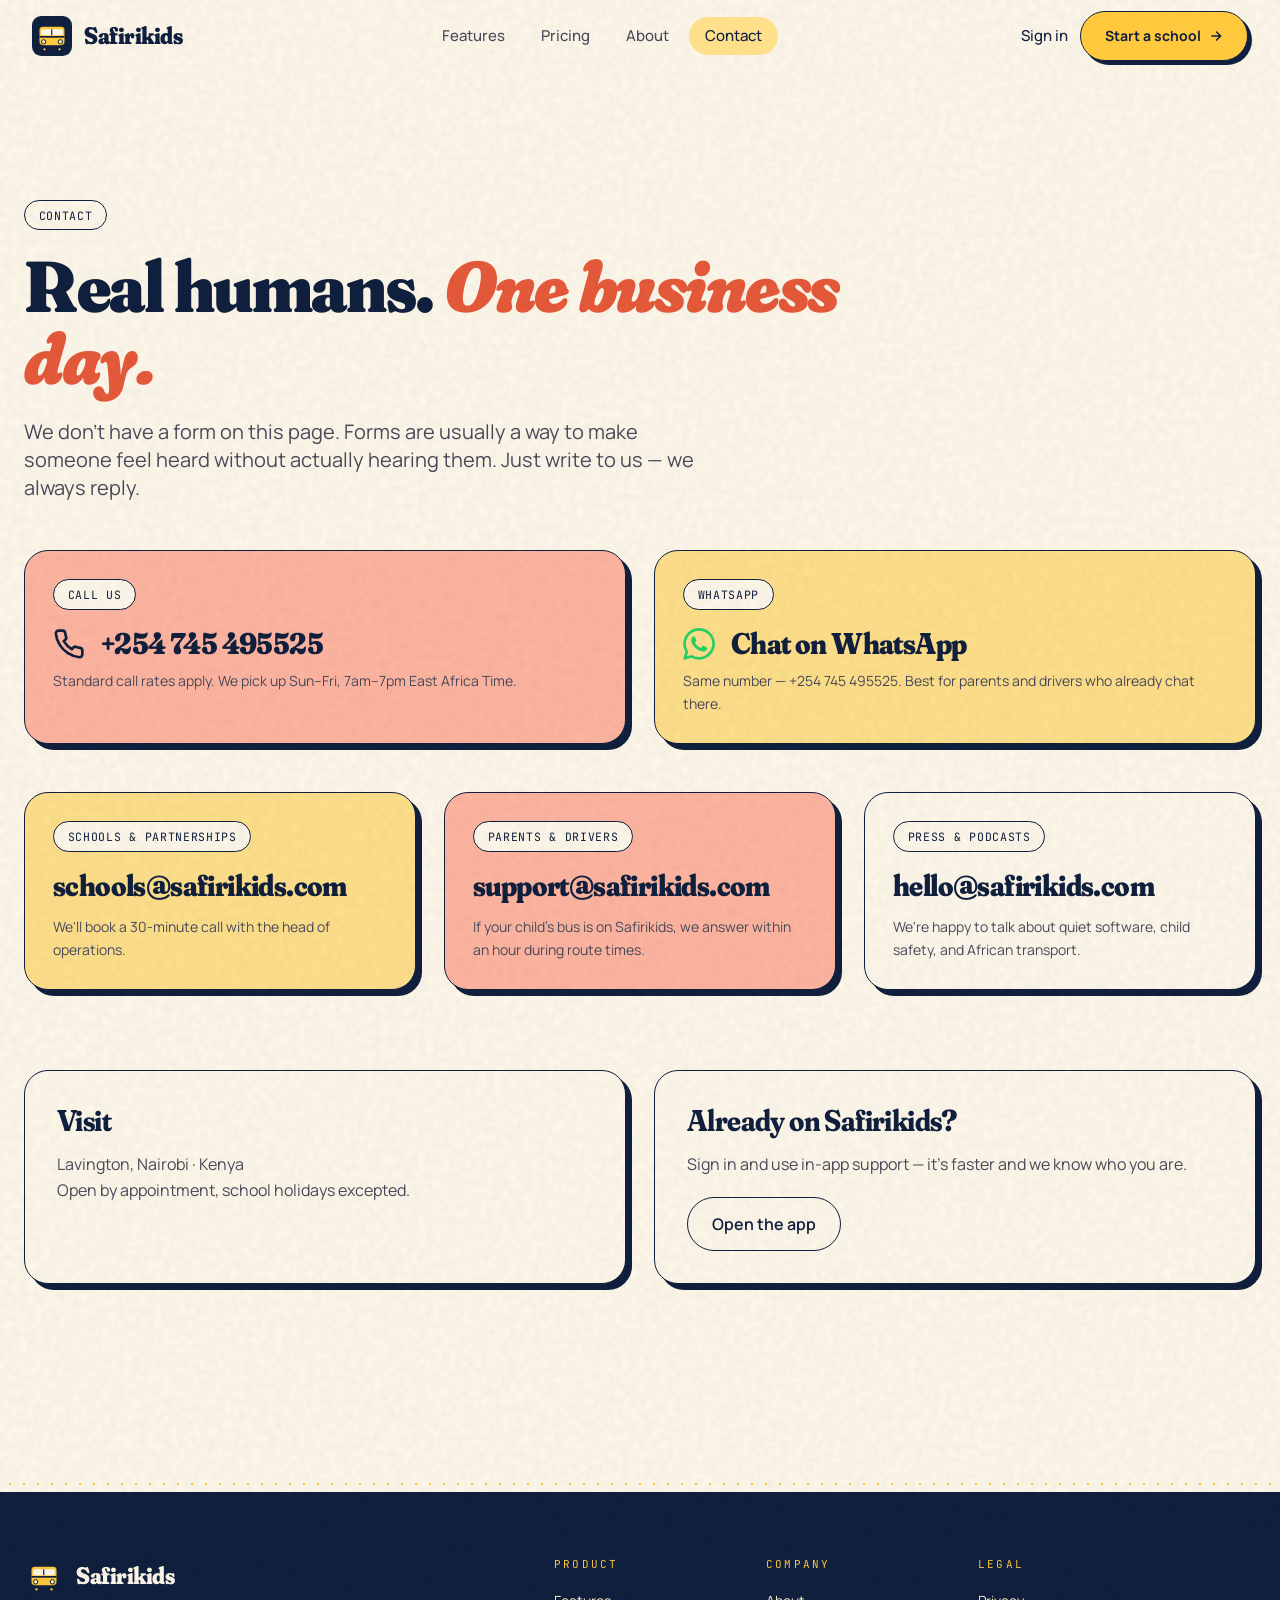
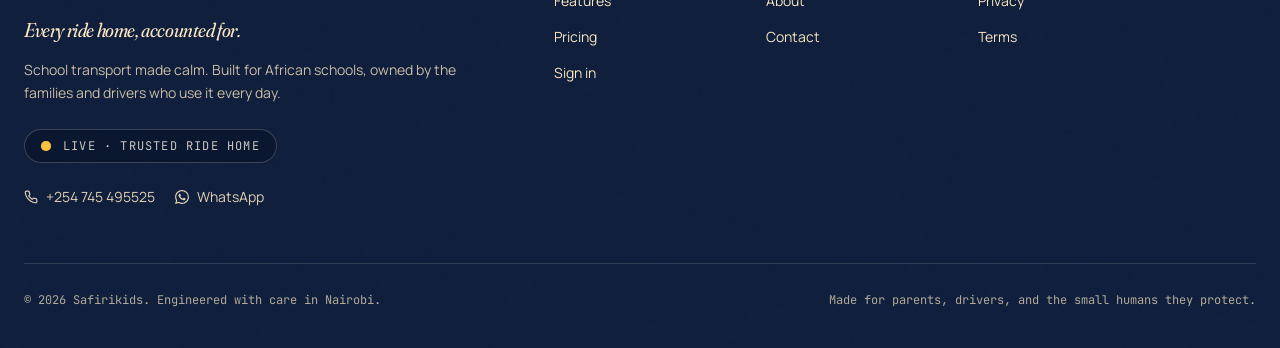
<file: contact.html>
<!DOCTYPE html><!--JXahZqIPqe3ogNB671CFu--><html lang="en"><head><meta charSet="utf-8"/><meta name="viewport" content="width=device-width, initial-scale=1"/><link rel="stylesheet" href="/_next/static/chunks/b09dce7397c4420e.css" data-precedence="next"/><link rel="preload" as="script" fetchPriority="low" href="/_next/static/chunks/e1d679caba8aaa66.js"/><script src="/_next/static/chunks/4c8a73fa9a568984.js" async=""></script><script src="/_next/static/chunks/1c64b19886203277.js" async=""></script><script src="/_next/static/chunks/c44ba29902c6819e.js" async=""></script><script src="/_next/static/chunks/turbopack-27e2cf467ea67dbc.js" async=""></script><script src="/_next/static/chunks/b247c6a4e0199b74.js" async=""></script><script src="/_next/static/chunks/6c33792a57a66467.js" async=""></script><script src="/_next/static/chunks/beefb697acdd731a.js" async=""></script><link rel="preload" href="https://fonts.googleapis.com/css2?family=Fraunces:opsz,wght@9..144,400;9..144,500;9..144,600;9..144,700;9..144,800;9..144,900&amp;family=Manrope:wght@300;400;500;600;700;800&amp;family=JetBrains+Mono:wght@400;500&amp;display=swap" as="style"/><link rel="preconnect" href="https://fonts.googleapis.com"/><link rel="preconnect" href="https://fonts.gstatic.com" crossorigin=""/><meta name="theme-color" content="#0F1F3D"/><title>Contact · Safirikids</title><meta name="description" content="Talk to a real human about Safirikids. Call or WhatsApp +254 745 495525, or email us — we answer within one business day."/><meta name="author" content="Safirikids"/><link rel="manifest" href="/manifest.json"/><meta name="keywords" content="school bus tracking,child safety,school transport,parent app,school pickup app,driver app,GPS school bus,Kenya school transport,Safirikids"/><meta name="creator" content="Safirikids"/><meta name="publisher" content="Safirikids"/><meta name="robots" content="index, follow"/><meta property="og:title" content="Safirikids — Every ride home, accounted for."/><meta property="og:description" content="Live school-bus tracking, verified pick-ups and drop-offs, and a private channel between drivers, schools and parents. Built for African schools, trusted by parents."/><meta property="og:url" content="https://safirikids.cseco.co.ke"/><meta property="og:site_name" content="Safirikids"/><meta property="og:locale" content="en_US"/><meta property="og:image" content="https://safirikids.cseco.co.ke/og-image.png"/><meta property="og:image:width" content="1200"/><meta property="og:image:height" content="630"/><meta property="og:image:alt" content="Safirikids — school transport, in your pocket"/><meta property="og:image:type" content="image/png"/><meta property="og:type" content="website"/><meta name="twitter:card" content="summary_large_image"/><meta name="twitter:title" content="Safirikids — Every ride home, accounted for."/><meta name="twitter:description" content="Live school-bus tracking, verified pick-ups and drop-offs, and a private channel between drivers, schools and parents. Built for African schools, trusted by parents."/><meta name="twitter:image" content="https://safirikids.cseco.co.ke/og-image.png"/><link rel="icon" href="/favicon.svg" type="image/svg+xml"/><link rel="icon" href="/favicon.png" type="image/png" sizes="32x32"/><link rel="apple-touch-icon" href="/apple-touch-icon.png"/><link rel="stylesheet" href="https://fonts.googleapis.com/css2?family=Fraunces:opsz,wght@9..144,400;9..144,500;9..144,600;9..144,700;9..144,800;9..144,900&amp;family=Manrope:wght@300;400;500;600;700;800&amp;family=JetBrains+Mono:wght@400;500&amp;display=swap"/><script src="/_next/static/chunks/a6dad97d9634a72d.js" noModule=""></script></head><body class="font-sans antialiased bg-[var(--color-cream)] text-[var(--color-ink)] min-h-screen grain"><div hidden=""><!--$--><!--/$--></div><header class="sticky top-0 z-50 transition-all duration-300 bg-transparent"><div class="max-w-7xl mx-auto px-5 sm:px-8 h-[72px] flex items-center justify-between"><a class="flex items-center gap-3 group" aria-label="Safirikids" href="/"><svg width="40" height="40" viewBox="0 0 48 48" xmlns="http://www.w3.org/2000/svg" class="" aria-hidden="true"><rect width="48" height="48" rx="11" fill="#0F1F3D"></rect><rect x="9" y="13" width="30" height="22" rx="4" fill="#FFC83D"></rect><rect x="11" y="16" width="26" height="7" rx="2" fill="#FFF8EA"></rect><rect x="23" y="16" width="1.4" height="7" fill="#0F1F3D"></rect><rect x="9" y="24" width="30" height="2" fill="#0F1F3D"></rect><circle cx="14" cy="31" r="2.6" fill="#FFF1B5" stroke="#0F1F3D" stroke-width="1.2"></circle><circle cx="34" cy="31" r="2.6" fill="#FFF1B5" stroke="#0F1F3D" stroke-width="1.2"></circle><circle cx="15" cy="40" r="3.6" fill="#0F1F3D"></circle><circle cx="15" cy="40" r="1.4" fill="#FFC83D"></circle><circle cx="33" cy="40" r="3.6" fill="#0F1F3D"></circle><circle cx="33" cy="40" r="1.4" fill="#FFC83D"></circle></svg><span class="font-display text-2xl font-extrabold text-[var(--color-navy)] tracking-tight group-hover:text-[var(--color-coral-deep)] transition-colors" style="font-variation-settings:&quot;opsz&quot; 144, &quot;SOFT&quot; 100">Safirikids</span></a><nav class="hidden md:flex items-center gap-1"><a class="px-4 py-2 text-[15px] font-medium rounded-full transition-all text-[var(--color-ink-soft)] hover:text-[var(--color-navy)] hover:bg-[var(--color-cream-deep)]" href="/features">Features</a><a class="px-4 py-2 text-[15px] font-medium rounded-full transition-all text-[var(--color-ink-soft)] hover:text-[var(--color-navy)] hover:bg-[var(--color-cream-deep)]" href="/pricing">Pricing</a><a class="px-4 py-2 text-[15px] font-medium rounded-full transition-all text-[var(--color-ink-soft)] hover:text-[var(--color-navy)] hover:bg-[var(--color-cream-deep)]" href="/about">About</a><a class="px-4 py-2 text-[15px] font-medium rounded-full transition-all text-[var(--color-navy)] bg-[var(--color-sun-soft)]" href="/contact">Contact</a></nav><div class="hidden md:flex items-center gap-3"><a href="https://app.safirikids.cseco.co.ke" class="text-[15px] font-medium text-[var(--color-navy)] hover:text-[var(--color-coral-deep)] transition-colors">Sign in</a><a href="https://app.safirikids.cseco.co.ke/?signup=1" class="btn-sun text-sm">Start a school<svg width="14" height="14" viewBox="0 0 24 24" fill="none" stroke="currentColor" stroke-width="2.5" stroke-linecap="round" stroke-linejoin="round"><path d="M5 12h14M13 5l7 7-7 7"></path></svg></a></div><button aria-label="Toggle menu" aria-expanded="false" class="md:hidden inline-flex items-center justify-center w-10 h-10 rounded-full border-[1.5px] border-[var(--color-navy)] bg-[var(--color-cream)]"><svg width="20" height="20" viewBox="0 0 24 24" fill="none" stroke="currentColor" stroke-width="2"><line x1="3" y1="7" x2="21" y2="7"></line><line x1="3" y1="17" x2="21" y2="17"></line></svg></button></div></header><main class="relative"><section class="relative max-w-7xl mx-auto px-6 pt-20 md:pt-32 pb-12"><span class="pill animate-rise">Contact</span><h1 class="font-display text-5xl md:text-7xl font-black text-[var(--color-navy)] mt-5 leading-[1.0] max-w-4xl animate-rise delay-100" style="font-variation-settings:&quot;opsz&quot; 144, &quot;SOFT&quot; 60">Real humans.<!-- --> <span class="italic font-display-soft text-[var(--color-coral-deep)]">One business day.</span></h1><p class="mt-6 text-lg md:text-xl text-[var(--color-ink-soft)] max-w-2xl animate-rise delay-200">We don&#x27;t have a form on this page. Forms are usually a way to make someone feel heard without actually hearing them. Just write to us — we always reply.</p></section><section class="max-w-7xl mx-auto px-6 pb-12"><div class="grid md:grid-cols-2 gap-7"><a href="tel:+254745495525" class="editorial-card-coral rounded-3xl p-7 group"><span class="pill mb-4">Call us</span><div class="flex items-center gap-4 mb-2"><svg width="32" height="32" viewBox="0 0 24 24" fill="none" stroke="#0F1F3D" stroke-width="2" stroke-linecap="round" stroke-linejoin="round"><path d="M22 16.92v3a2 2 0 0 1-2.18 2 19.79 19.79 0 0 1-8.63-3.07 19.5 19.5 0 0 1-6-6 19.79 19.79 0 0 1-3.07-8.67A2 2 0 0 1 4.11 2h3a2 2 0 0 1 2 1.72 12.84 12.84 0 0 0 .7 2.81 2 2 0 0 1-.45 2.11L8.09 9.91a16 16 0 0 0 6 6l1.27-1.27a2 2 0 0 1 2.11-.45 12.84 12.84 0 0 0 2.81.7A2 2 0 0 1 22 16.92z"></path></svg><span class="font-display text-2xl md:text-3xl font-extrabold text-[var(--color-navy)] group-hover:text-[var(--color-coral-deep)] transition-colors" style="font-variation-settings:&quot;opsz&quot; 144, &quot;SOFT&quot; 80">+254 745 495525</span></div><p class="text-[var(--color-ink-soft)] text-sm leading-relaxed">Standard call rates apply. We pick up Sun–Fri, 7am–7pm East Africa Time.</p></a><a href="https://wa.me/254745495525" target="_blank" rel="noopener noreferrer" class="editorial-card-sun rounded-3xl p-7 group"><span class="pill mb-4">WhatsApp</span><div class="flex items-center gap-4 mb-2"><svg width="32" height="32" viewBox="0 0 24 24" fill="#25D366" stroke="none"><path d="M17.472 14.382c-.297-.149-1.758-.867-2.03-.967-.273-.099-.471-.148-.67.15-.197.297-.767.966-.94 1.164-.173.199-.347.223-.644.075-.297-.15-1.255-.463-2.39-1.475-.883-.788-1.48-1.761-1.653-2.059-.173-.297-.018-.458.13-.606.134-.133.298-.347.446-.52.149-.174.198-.298.298-.497.099-.198.05-.371-.025-.52-.075-.149-.669-1.612-.916-2.207-.242-.579-.487-.5-.669-.51-.173-.008-.371-.01-.57-.01-.198 0-.52.074-.792.372-.272.297-1.04 1.016-1.04 2.479 0 1.462 1.065 2.875 1.213 3.074.149.198 2.096 3.2 5.077 4.487.709.306 1.262.489 1.694.625.712.227 1.36.195 1.871.118.571-.085 1.758-.719 2.006-1.413.248-.694.248-1.289.173-1.413-.074-.124-.272-.198-.57-.347m-5.421 7.403h-.004a9.87 9.87 0 0 1-5.031-1.378l-.361-.214-3.741.982.998-3.648-.235-.374a9.86 9.86 0 0 1-1.51-5.26c.001-5.45 4.436-9.884 9.888-9.884 2.64 0 5.122 1.03 6.988 2.898a9.825 9.825 0 0 1 2.893 6.994c-.003 5.45-4.437 9.884-9.885 9.884m8.413-18.297A11.815 11.815 0 0 0 12.05 0C5.495 0 .16 5.335.157 11.892c0 2.096.547 4.142 1.588 5.945L.057 24l6.305-1.654a11.882 11.882 0 0 0 5.683 1.448h.005c6.554 0 11.89-5.335 11.893-11.893a11.821 11.821 0 0 0-3.48-8.413"></path></svg><span class="font-display text-2xl md:text-3xl font-extrabold text-[var(--color-navy)] group-hover:text-[var(--color-coral-deep)] transition-colors" style="font-variation-settings:&quot;opsz&quot; 144, &quot;SOFT&quot; 80">Chat on WhatsApp</span></div><p class="text-[var(--color-ink-soft)] text-sm leading-relaxed">Same number — <!-- -->+254 745 495525<!-- -->. Best for parents and drivers who already chat there.</p></a></div></section><section class="max-w-7xl mx-auto px-6 pb-24"><div class="grid md:grid-cols-3 gap-7"><article class="editorial-card-sun rounded-3xl p-7"><span class="pill mb-4">Schools &amp; partnerships</span><a href="mailto:schools@safirikids.com" class="block font-display text-2xl md:text-3xl font-extrabold text-[var(--color-navy)] hover:text-[var(--color-coral-deep)] transition-colors break-all" style="font-variation-settings:&quot;opsz&quot; 144, &quot;SOFT&quot; 80">schools@safirikids.com</a><p class="mt-3 text-[var(--color-ink-soft)] leading-relaxed text-sm">We&#x27;ll book a 30-minute call with the head of operations.</p></article><article class="editorial-card-coral rounded-3xl p-7"><span class="pill mb-4">Parents &amp; drivers</span><a href="mailto:support@safirikids.com" class="block font-display text-2xl md:text-3xl font-extrabold text-[var(--color-navy)] hover:text-[var(--color-coral-deep)] transition-colors break-all" style="font-variation-settings:&quot;opsz&quot; 144, &quot;SOFT&quot; 80">support@safirikids.com</a><p class="mt-3 text-[var(--color-ink-soft)] leading-relaxed text-sm">If your child&#x27;s bus is on Safirikids, we answer within an hour during route times.</p></article><article class="editorial-card rounded-3xl p-7"><span class="pill mb-4">Press &amp; podcasts</span><a href="mailto:hello@safirikids.com" class="block font-display text-2xl md:text-3xl font-extrabold text-[var(--color-navy)] hover:text-[var(--color-coral-deep)] transition-colors break-all" style="font-variation-settings:&quot;opsz&quot; 144, &quot;SOFT&quot; 80">hello@safirikids.com</a><p class="mt-3 text-[var(--color-ink-soft)] leading-relaxed text-sm">We&#x27;re happy to talk about quiet software, child safety, and African transport.</p></article></div><div class="mt-20 grid md:grid-cols-2 gap-7"><div class="editorial-card rounded-3xl p-8"><h2 class="font-display text-3xl font-bold text-[var(--color-navy)]" style="font-variation-settings:&quot;opsz&quot; 144, &quot;SOFT&quot; 80">Visit</h2><p class="mt-3 text-[var(--color-ink-soft)] leading-relaxed">Lavington, Nairobi · Kenya<br/>Open by appointment, school holidays excepted.</p></div><div class="editorial-card rounded-3xl p-8"><h2 class="font-display text-3xl font-bold text-[var(--color-navy)]" style="font-variation-settings:&quot;opsz&quot; 144, &quot;SOFT&quot; 80">Already on Safirikids?</h2><p class="mt-3 text-[var(--color-ink-soft)] leading-relaxed">Sign in and use in-app support — it&#x27;s faster and we know who you are.</p><a href="https://app.safirikids.cseco.co.ke" class="btn-secondary mt-5">Open the app</a></div></div></section><!--$--><!--/$--></main><footer class="relative bg-[var(--color-navy)] text-[var(--color-cream)] mt-24"><div class="h-4 text-[var(--color-sun)] route-line bg-[var(--color-cream)]" aria-hidden="true"></div><div class="max-w-7xl mx-auto px-6 pt-16 pb-10"><div class="grid grid-cols-2 md:grid-cols-12 gap-10 mb-14"><div class="col-span-2 md:col-span-5"><a class="flex items-center gap-3 mb-5 group w-fit" href="/"><svg width="40" height="40" viewBox="0 0 48 48" xmlns="http://www.w3.org/2000/svg" class="" aria-hidden="true"><rect width="48" height="48" rx="11" fill="#0F1F3D"></rect><rect x="9" y="13" width="30" height="22" rx="4" fill="#FFC83D"></rect><rect x="11" y="16" width="26" height="7" rx="2" fill="#FFF8EA"></rect><rect x="23" y="16" width="1.4" height="7" fill="#0F1F3D"></rect><rect x="9" y="24" width="30" height="2" fill="#0F1F3D"></rect><circle cx="14" cy="31" r="2.6" fill="#FFF1B5" stroke="#0F1F3D" stroke-width="1.2"></circle><circle cx="34" cy="31" r="2.6" fill="#FFF1B5" stroke="#0F1F3D" stroke-width="1.2"></circle><circle cx="15" cy="40" r="3.6" fill="#0F1F3D"></circle><circle cx="15" cy="40" r="1.4" fill="#FFC83D"></circle><circle cx="33" cy="40" r="3.6" fill="#0F1F3D"></circle><circle cx="33" cy="40" r="1.4" fill="#FFC83D"></circle></svg><span class="font-display text-2xl font-extrabold text-[var(--color-cream)]" style="font-variation-settings:&quot;opsz&quot; 144, &quot;SOFT&quot; 100">Safirikids</span></a><p class="font-display italic text-xl text-[var(--color-cream-warm)] max-w-md leading-snug">Every ride home, accounted for.</p><p class="text-sm text-[var(--color-cream-warm)]/80 mt-4 max-w-md leading-relaxed">School transport made calm. Built for African schools, owned by the families and drivers who use it every day.</p><div class="mt-6 inline-flex items-center gap-3 px-4 py-2 rounded-full border border-[var(--color-cream)]/20 bg-[var(--color-navy-deep)]"><span class="relative flex h-2.5 w-2.5"><span class="absolute inline-flex h-full w-full rounded-full bg-[var(--color-sun)] opacity-70 beacon"></span><span class="relative inline-flex rounded-full h-2.5 w-2.5 bg-[var(--color-sun)]"></span></span><span class="font-mono text-xs uppercase tracking-widest text-[var(--color-cream)]/80">Live · trusted ride home</span></div><div class="mt-6 flex flex-wrap gap-x-5 gap-y-2 text-sm text-[var(--color-cream-warm)]/90"><a href="tel:+254745495525" class="inline-flex items-center gap-2 hover:text-[var(--color-sun)] transition-colors"><svg width="14" height="14" viewBox="0 0 24 24" fill="none" stroke="currentColor" stroke-width="2" stroke-linecap="round" stroke-linejoin="round"><path d="M22 16.92v3a2 2 0 0 1-2.18 2 19.79 19.79 0 0 1-8.63-3.07 19.5 19.5 0 0 1-6-6 19.79 19.79 0 0 1-3.07-8.67A2 2 0 0 1 4.11 2h3a2 2 0 0 1 2 1.72 12.84 12.84 0 0 0 .7 2.81 2 2 0 0 1-.45 2.11L8.09 9.91a16 16 0 0 0 6 6l1.27-1.27a2 2 0 0 1 2.11-.45 12.84 12.84 0 0 0 2.81.7A2 2 0 0 1 22 16.92z"></path></svg>+254 745 495525</a><a href="https://wa.me/254745495525" target="_blank" rel="noopener noreferrer" class="inline-flex items-center gap-2 hover:text-[var(--color-sun)] transition-colors"><svg width="14" height="14" viewBox="0 0 24 24" fill="currentColor"><path d="M17.472 14.382c-.297-.149-1.758-.867-2.03-.967-.273-.099-.471-.148-.67.15-.197.297-.767.966-.94 1.164-.173.199-.347.223-.644.075-.297-.15-1.255-.463-2.39-1.475-.883-.788-1.48-1.761-1.653-2.059-.173-.297-.018-.458.13-.606.134-.133.298-.347.446-.52.149-.174.198-.298.298-.497.099-.198.05-.371-.025-.52-.075-.149-.669-1.612-.916-2.207-.242-.579-.487-.5-.669-.51-.173-.008-.371-.01-.57-.01-.198 0-.52.074-.792.372-.272.297-1.04 1.016-1.04 2.479 0 1.462 1.065 2.875 1.213 3.074.149.198 2.096 3.2 5.077 4.487.709.306 1.262.489 1.694.625.712.227 1.36.195 1.871.118.571-.085 1.758-.719 2.006-1.413.248-.694.248-1.289.173-1.413-.074-.124-.272-.198-.57-.347m-5.421 7.403h-.004a9.87 9.87 0 0 1-5.031-1.378l-.361-.214-3.741.982.998-3.648-.235-.374a9.86 9.86 0 0 1-1.51-5.26c.001-5.45 4.436-9.884 9.888-9.884 2.64 0 5.122 1.03 6.988 2.898a9.825 9.825 0 0 1 2.893 6.994c-.003 5.45-4.437 9.884-9.885 9.884m8.413-18.297A11.815 11.815 0 0 0 12.05 0C5.495 0 .16 5.335.157 11.892c0 2.096.547 4.142 1.588 5.945L.057 24l6.305-1.654a11.882 11.882 0 0 0 5.683 1.448h.005c6.554 0 11.89-5.335 11.893-11.893a11.821 11.821 0 0 0-3.48-8.413"></path></svg>WhatsApp</a></div></div><div class="md:col-span-2"><h4 class="font-mono text-[11px] tracking-[0.2em] text-[var(--color-sun)] uppercase mb-4">Product</h4><ul class="space-y-3"><li><a class="text-sm text-[var(--color-cream-warm)] hover:text-[var(--color-sun)] transition-colors" href="/features">Features</a></li><li><a class="text-sm text-[var(--color-cream-warm)] hover:text-[var(--color-sun)] transition-colors" href="/pricing">Pricing</a></li><li><a href="https://app.safirikids.cseco.co.ke" class="text-sm text-[var(--color-cream-warm)] hover:text-[var(--color-sun)] transition-colors">Sign in</a></li></ul></div><div class="md:col-span-2"><h4 class="font-mono text-[11px] tracking-[0.2em] text-[var(--color-sun)] uppercase mb-4">Company</h4><ul class="space-y-3"><li><a class="text-sm text-[var(--color-cream-warm)] hover:text-[var(--color-sun)] transition-colors" href="/about">About</a></li><li><a class="text-sm text-[var(--color-cream-warm)] hover:text-[var(--color-sun)] transition-colors" href="/contact">Contact</a></li></ul></div><div class="md:col-span-2"><h4 class="font-mono text-[11px] tracking-[0.2em] text-[var(--color-sun)] uppercase mb-4">Legal</h4><ul class="space-y-3"><li><a class="text-sm text-[var(--color-cream-warm)] hover:text-[var(--color-sun)] transition-colors" href="/privacy">Privacy</a></li><li><a class="text-sm text-[var(--color-cream-warm)] hover:text-[var(--color-sun)] transition-colors" href="/terms">Terms</a></li></ul></div></div><div class="border-t border-[var(--color-cream)]/15 pt-7 flex flex-col md:flex-row justify-between items-start md:items-center gap-4"><p class="text-xs font-mono text-[var(--color-cream-warm)]/70">© <!-- -->2026<!-- --> <!-- -->Safirikids<!-- -->. Engineered with care in Nairobi.</p><p class="text-xs font-mono text-[var(--color-cream-warm)]/70">Made for parents, drivers, and the small humans they protect.</p></div></div></footer><script src="/_next/static/chunks/e1d679caba8aaa66.js" id="_R_" async=""></script><script>(self.__next_f=self.__next_f||[]).push([0])</script><script>self.__next_f.push([1,"1:\"$Sreact.fragment\"\n2:I[2971,[\"/_next/static/chunks/b247c6a4e0199b74.js\"],\"Header\"]\n3:I[92322,[\"/_next/static/chunks/6c33792a57a66467.js\",\"/_next/static/chunks/beefb697acdd731a.js\"],\"default\"]\n4:I[81409,[\"/_next/static/chunks/6c33792a57a66467.js\",\"/_next/static/chunks/beefb697acdd731a.js\"],\"default\"]\n5:I[74426,[\"/_next/static/chunks/b247c6a4e0199b74.js\"],\"\"]\nf:I[60374,[\"/_next/static/chunks/6c33792a57a66467.js\",\"/_next/static/chunks/beefb697acdd731a.js\"],\"default\"]\n:HL[\"/_next/static/chunks/b09dce7397c4420e.css\",\"style\"]\n:HL[\"https://fonts.googleapis.com/css2?family=Fraunces:opsz,wght@9..144,400;9..144,500;9..144,600;9..144,700;9..144,800;9..144,900\u0026family=Manrope:wght@300;400;500;600;700;800\u0026family=JetBrains+Mono:wght@400;500\u0026display=swap\",\"style\"]\n"])</script><script>self.__next_f.push([1,"0:{\"P\":null,\"b\":\"JXahZqIPqe3ogNB671CFu\",\"c\":[\"\",\"contact\"],\"q\":\"\",\"i\":false,\"f\":[[[\"\",{\"children\":[\"contact\",{\"children\":[\"__PAGE__\",{}]}]},\"$undefined\",\"$undefined\",true],[[\"$\",\"$1\",\"c\",{\"children\":[[[\"$\",\"link\",\"0\",{\"rel\":\"stylesheet\",\"href\":\"/_next/static/chunks/b09dce7397c4420e.css\",\"precedence\":\"next\",\"crossOrigin\":\"$undefined\",\"nonce\":\"$undefined\"}],[\"$\",\"script\",\"script-0\",{\"src\":\"/_next/static/chunks/b247c6a4e0199b74.js\",\"async\":true,\"nonce\":\"$undefined\"}]],[\"$\",\"html\",null,{\"lang\":\"en\",\"children\":[[\"$\",\"head\",null,{\"children\":[[\"$\",\"link\",null,{\"rel\":\"preconnect\",\"href\":\"https://fonts.googleapis.com\"}],[\"$\",\"link\",null,{\"rel\":\"preconnect\",\"href\":\"https://fonts.gstatic.com\",\"crossOrigin\":\"\"}],[\"$\",\"link\",null,{\"rel\":\"stylesheet\",\"href\":\"https://fonts.googleapis.com/css2?family=Fraunces:opsz,wght@9..144,400;9..144,500;9..144,600;9..144,700;9..144,800;9..144,900\u0026family=Manrope:wght@300;400;500;600;700;800\u0026family=JetBrains+Mono:wght@400;500\u0026display=swap\"}]]}],[\"$\",\"body\",null,{\"className\":\"font-sans antialiased bg-[var(--color-cream)] text-[var(--color-ink)] min-h-screen grain\",\"children\":[[\"$\",\"$L2\",null,{}],[\"$\",\"main\",null,{\"className\":\"relative\",\"children\":[\"$\",\"$L3\",null,{\"parallelRouterKey\":\"children\",\"error\":\"$undefined\",\"errorStyles\":\"$undefined\",\"errorScripts\":\"$undefined\",\"template\":[\"$\",\"$L4\",null,{}],\"templateStyles\":\"$undefined\",\"templateScripts\":\"$undefined\",\"notFound\":[[[\"$\",\"title\",null,{\"children\":\"404: This page could not be found.\"}],[\"$\",\"div\",null,{\"style\":{\"fontFamily\":\"system-ui,\\\"Segoe UI\\\",Roboto,Helvetica,Arial,sans-serif,\\\"Apple Color Emoji\\\",\\\"Segoe UI Emoji\\\"\",\"height\":\"100vh\",\"textAlign\":\"center\",\"display\":\"flex\",\"flexDirection\":\"column\",\"alignItems\":\"center\",\"justifyContent\":\"center\"},\"children\":[\"$\",\"div\",null,{\"children\":[[\"$\",\"style\",null,{\"dangerouslySetInnerHTML\":{\"__html\":\"body{color:#000;background:#fff;margin:0}.next-error-h1{border-right:1px solid rgba(0,0,0,.3)}@media (prefers-color-scheme:dark){body{color:#fff;background:#000}.next-error-h1{border-right:1px solid rgba(255,255,255,.3)}}\"}}],[\"$\",\"h1\",null,{\"className\":\"next-error-h1\",\"style\":{\"display\":\"inline-block\",\"margin\":\"0 20px 0 0\",\"padding\":\"0 23px 0 0\",\"fontSize\":24,\"fontWeight\":500,\"verticalAlign\":\"top\",\"lineHeight\":\"49px\"},\"children\":404}],[\"$\",\"div\",null,{\"style\":{\"display\":\"inline-block\"},\"children\":[\"$\",\"h2\",null,{\"style\":{\"fontSize\":14,\"fontWeight\":400,\"lineHeight\":\"49px\",\"margin\":0},\"children\":\"This page could not be found.\"}]}]]}]}]],[]],\"forbidden\":\"$undefined\",\"unauthorized\":\"$undefined\"}]}],[\"$\",\"footer\",null,{\"className\":\"relative bg-[var(--color-navy)] text-[var(--color-cream)] mt-24\",\"children\":[[\"$\",\"div\",null,{\"className\":\"h-4 text-[var(--color-sun)] route-line bg-[var(--color-cream)]\",\"aria-hidden\":true}],[\"$\",\"div\",null,{\"className\":\"max-w-7xl mx-auto px-6 pt-16 pb-10\",\"children\":[[\"$\",\"div\",null,{\"className\":\"grid grid-cols-2 md:grid-cols-12 gap-10 mb-14\",\"children\":[[\"$\",\"div\",null,{\"className\":\"col-span-2 md:col-span-5\",\"children\":[[\"$\",\"$L5\",null,{\"href\":\"/\",\"className\":\"flex items-center gap-3 mb-5 group w-fit\",\"children\":[[\"$\",\"svg\",null,{\"width\":40,\"height\":40,\"viewBox\":\"0 0 48 48\",\"xmlns\":\"http://www.w3.org/2000/svg\",\"className\":\"\",\"aria-hidden\":\"true\",\"children\":[[\"$\",\"rect\",null,{\"width\":\"48\",\"height\":\"48\",\"rx\":\"11\",\"fill\":\"#0F1F3D\"}],[\"$\",\"rect\",null,{\"x\":\"9\",\"y\":\"13\",\"width\":\"30\",\"height\":\"22\",\"rx\":\"4\",\"fill\":\"#FFC83D\"}],[\"$\",\"rect\",null,{\"x\":\"11\",\"y\":\"16\",\"width\":\"26\",\"height\":\"7\",\"rx\":\"2\",\"fill\":\"#FFF8EA\"}],[\"$\",\"rect\",null,{\"x\":\"23\",\"y\":\"16\",\"width\":\"1.4\",\"height\":\"7\",\"fill\":\"#0F1F3D\"}],[\"$\",\"rect\",null,{\"x\":\"9\",\"y\":\"24\",\"width\":\"30\",\"height\":\"2\",\"fill\":\"#0F1F3D\"}],[\"$\",\"circle\",null,{\"cx\":\"14\",\"cy\":\"31\",\"r\":\"2.6\",\"fill\":\"#FFF1B5\",\"stroke\":\"#0F1F3D\",\"strokeWidth\":\"1.2\"}],[\"$\",\"circle\",null,{\"cx\":\"34\",\"cy\":\"31\",\"r\":\"2.6\",\"fill\":\"#FFF1B5\",\"stroke\":\"#0F1F3D\",\"strokeWidth\":\"1.2\"}],[\"$\",\"circle\",null,{\"cx\":\"15\",\"cy\":\"40\",\"r\":\"3.6\",\"fill\":\"#0F1F3D\"}],[\"$\",\"circle\",null,{\"cx\":\"15\",\"cy\":\"40\",\"r\":\"1.4\",\"fill\":\"#FFC83D\"}],[\"$\",\"circle\",null,{\"cx\":\"33\",\"cy\":\"40\",\"r\":\"3.6\",\"fill\":\"#0F1F3D\"}],[\"$\",\"circle\",null,{\"cx\":\"33\",\"cy\":\"40\",\"r\":\"1.4\",\"fill\":\"#FFC83D\"}]]}],[\"$\",\"span\",null,{\"className\":\"font-display text-2xl font-extrabold text-[var(--color-cream)]\",\"style\":{\"fontVariationSettings\":\"\\\"opsz\\\" 144, \\\"SOFT\\\" 100\"},\"children\":\"Safirikids\"}]]}],[\"$\",\"p\",null,{\"className\":\"font-display italic text-xl text-[var(--color-cream-warm)] max-w-md leading-snug\",\"children\":\"Every ride home, accounted for.\"}],[\"$\",\"p\",null,{\"className\":\"text-sm text-[var(--color-cream-warm)]/80 mt-4 max-w-md leading-relaxed\",\"children\":\"School transport made calm. Built for African schools, owned by the families and drivers who use it every day.\"}],\"$L6\",\"$L7\"]}],[\"$L8\",\"$L9\",\"$La\"]]}],\"$Lb\"]}]]}]]}]]}]]}],{\"children\":[\"$Lc\",{\"children\":[\"$Ld\",{},null,false,false]},null,false,false]},null,false,false],\"$Le\",false]],\"m\":\"$undefined\",\"G\":[\"$f\",[]],\"S\":true}\n"])</script><script>self.__next_f.push([1,"15:I[19091,[\"/_next/static/chunks/6c33792a57a66467.js\",\"/_next/static/chunks/beefb697acdd731a.js\"],\"ViewportBoundary\"]\n17:I[19091,[\"/_next/static/chunks/6c33792a57a66467.js\",\"/_next/static/chunks/beefb697acdd731a.js\"],\"MetadataBoundary\"]\n18:\"$Sreact.suspense\"\n6:[\"$\",\"div\",null,{\"className\":\"mt-6 inline-flex items-center gap-3 px-4 py-2 rounded-full border border-[var(--color-cream)]/20 bg-[var(--color-navy-deep)]\",\"children\":[[\"$\",\"span\",null,{\"className\":\"relative flex h-2.5 w-2.5\",\"children\":[[\"$\",\"span\",null,{\"className\":\"absolute inline-flex h-full w-full rounded-full bg-[var(--color-sun)] opacity-70 beacon\"}],[\"$\",\"span\",null,{\"className\":\"relative inline-flex rounded-full h-2.5 w-2.5 bg-[var(--color-sun)]\"}]]}],[\"$\",\"span\",null,{\"className\":\"font-mono text-xs uppercase tracking-widest text-[var(--color-cream)]/80\",\"children\":\"Live · trusted ride home\"}]]}]\n10:T458,M17.472 14.382c-.297-.149-1.758-.867-2.03-.967-.273-.099-.471-.148-.67.15-.197.297-.767.966-.94 1.164-.173.199-.347.223-.644.075-.297-.15-1.255-.463-2.39-1.475-.883-.788-1.48-1.761-1.653-2.059-.173-.297-.018-.458.13-.606.134-.133.298-.347.446-.52.149-.174.198-.298.298-.497.099-.198.05-.371-.025-.52-.075-.149-.669-1.612-.916-2.207-.242-.579-.487-.5-.669-.51-.173-.008-.371-.01-.57-.01-.198 0-.52.074-.792.372-.272.297-1.04 1.016-1.04 2.479 0 1.462 1.065 2.875 1.213 3.074.149.198 2.096 3.2 5.077 4.487.709.306 1.262.489 1.694.625.712.227 1.36.195 1.871.118.571-.085 1.758-.719 2.006-1.413.248-.694.248-1.289.173-1.413-.074-.124-.272-.198-.57-.347m-5.421 7.403h-.004a9.87 9.87 0 0 1-5.031-1.378l-.361-.214-3.741.982.998-3.648-.235-.374a9.86 9.86 0 0 1-1.51-5.26c.001-5.45 4.436-9.884 9.888-9.884 2.64 0 5.122 1.03 6.988 2.898a9.825 9.825 0 0 1 2.893 6.994c-.003 5.45-4.437 9.884-9.885 9.884m8.413-18.297A11.815 11.815 0 0 0 12.05 0C5.495 0 .16 5.335.157 11.892c0 2.096.547 4.142 1.588 5.945L.057 24l6.305-1.654a11.882 11.882 0 0 0 5.683 1.448h.005c6.554 0 11.89-5.335 11.893-11.893a11.821 11.821 0 0 0-3.48-8.4137:[\"$\",\"div\",null,{\"className\":\"mt-6 flex flex-wrap gap-x-5 gap-y-2 text-sm text-[var(--color-cream-warm)]/90\",\"children\":[[\"$\",\"a\",null,{\"href\":\"tel:+254745495525\",\"className\":\"inline-flex items-center gap-2 hover:text-[var(--color-sun)] transition-colors\",\"children\":[[\"$\",\"svg\",null,{\"width\":\"14\",\"height\":\"14\",\"viewBox\":\"0 0 24 24\",\"fill\":\"none\",\"stroke\":\"currentColor\",\"strokeWidth\":\"2\",\"strokeLinecap\":\"round\",\"strokeLinejoin\":\"round\",\"children\":[\"$\",\"path\",null,{\"d\":\"M22 16.92v3a2 2 0 0 1-2.18 2 19.79 19.79 0 0 1-8.63-3.07 19.5 19.5 0 0 1-6-6 19.79 19.79 0 0 1-3.07-8.67A2 2 0 0 1 4.11 2h3a2 2 0 0 1 2 1.72 12.84 12.84 0 0 0 .7 2.81 2 2 0 0 1-.45 2.11L8.09 9.91a16 16 0 0 0 6 6l1.27-1.27a2 2 0 0 1 2.11-.45 12.84 12.84 0 0 0 2.81.7A2 2 0 0 1 22 16.92z\"}]}],\"+254 745 495525\"]}],[\"$\",\"a\",null,{\"href\":\"https://wa.me/254745495525\",\"target\":\"_blank\",\"rel\":\"noopener noreferrer\",\"className\":\"inline-flex items-center gap-2 hover:text-[var(--color-sun)] transition-colors\",\"children\":[[\"$\",\"svg\",null,{\"width\":\"14\",\"height\":\"14\",\"viewBox\":\"0 0 24 24\",\"fill\":\"currentColor\",\"children\":[\"$\",\"path\",null,{\"d\":\"$10\"}]}],\"WhatsApp\"]}]]}]\n8:[\"$\",\"div\",\"Product\",{\"className\":\"md:col-span-2\",\"children\":[[\"$\",\"h4\",null,{\"className\":\"font-mono text-[11px] tracking-[0.2em] text-[var(--color-sun)] uppercase mb-4\",\"children\":\"Product\"}],[\"$\",\"ul\",null,{\"className\":\"space-y-3\",\"children\":[[\"$\",\"li\",\"Features\",{\"children\":[\"$\",\"$L5\",null,{\"href\":\"/features\",\"className\":\"text-sm text-[var(--color-cream-warm)] hover:text-[var(--color-sun)] transition-colors\",\"children\":\"Features\"}]}],[\"$\",\"li\",\"Pricing\",{\"children\":[\"$\",\"$L5\",null,{\"href\":\"/pricing\",\"className\":\"text-sm text-[var(--color-cream-warm)] hover:text-[var(--color-sun)] transition-colors\",\"children\":\"Pricing\"}]}],[\"$\",\"li\",\"Sign in\",{\"children\":[\"$\",\"a\",null,{\"href\":\"https://app.safirikids.cseco.co.ke\",\"className\":\"text-sm text-[var(--color-cream-warm)] hover:text-[var(--color-sun)] transition-colors\",\"children\":\"Sign in\"}]}]]}]]}]\n9:[\"$\",\"div\",\"Company\",{\"className\":\"md:col-span-2\",\"children\":[[\"$\",\"h4\",null,{\"className\":\"font-mono t"])</script><script>self.__next_f.push([1,"ext-[11px] tracking-[0.2em] text-[var(--color-sun)] uppercase mb-4\",\"children\":\"Company\"}],[\"$\",\"ul\",null,{\"className\":\"space-y-3\",\"children\":[[\"$\",\"li\",\"About\",{\"children\":[\"$\",\"$L5\",null,{\"href\":\"/about\",\"className\":\"text-sm text-[var(--color-cream-warm)] hover:text-[var(--color-sun)] transition-colors\",\"children\":\"About\"}]}],[\"$\",\"li\",\"Contact\",{\"children\":[\"$\",\"$L5\",null,{\"href\":\"/contact\",\"className\":\"text-sm text-[var(--color-cream-warm)] hover:text-[var(--color-sun)] transition-colors\",\"children\":\"Contact\"}]}]]}]]}]\na:[\"$\",\"div\",\"Legal\",{\"className\":\"md:col-span-2\",\"children\":[[\"$\",\"h4\",null,{\"className\":\"font-mono text-[11px] tracking-[0.2em] text-[var(--color-sun)] uppercase mb-4\",\"children\":\"Legal\"}],[\"$\",\"ul\",null,{\"className\":\"space-y-3\",\"children\":[[\"$\",\"li\",\"Privacy\",{\"children\":[\"$\",\"$L5\",null,{\"href\":\"/privacy\",\"className\":\"text-sm text-[var(--color-cream-warm)] hover:text-[var(--color-sun)] transition-colors\",\"children\":\"Privacy\"}]}],[\"$\",\"li\",\"Terms\",{\"children\":[\"$\",\"$L5\",null,{\"href\":\"/terms\",\"className\":\"text-sm text-[var(--color-cream-warm)] hover:text-[var(--color-sun)] transition-colors\",\"children\":\"Terms\"}]}]]}]]}]\nb:[\"$\",\"div\",null,{\"className\":\"border-t border-[var(--color-cream)]/15 pt-7 flex flex-col md:flex-row justify-between items-start md:items-center gap-4\",\"children\":[[\"$\",\"p\",null,{\"className\":\"text-xs font-mono text-[var(--color-cream-warm)]/70\",\"children\":[\"© \",2026,\" \",\"Safirikids\",\". Engineered with care in Nairobi.\"]}],[\"$\",\"p\",null,{\"className\":\"text-xs font-mono text-[var(--color-cream-warm)]/70\",\"children\":\"Made for parents, drivers, and the small humans they protect.\"}]]}]\nc:[\"$\",\"$1\",\"c\",{\"children\":[null,[\"$\",\"$L3\",null,{\"parallelRouterKey\":\"children\",\"error\":\"$undefined\",\"errorStyles\":\"$undefined\",\"errorScripts\":\"$undefined\",\"template\":[\"$\",\"$L4\",null,{}],\"templateStyles\":\"$undefined\",\"templateScripts\":\"$undefined\",\"notFound\":\"$undefined\",\"forbidden\":\"$undefined\",\"unauthorized\":\"$undefined\"}]]}]\n11:T458,M17.472 14.382c-.297-.149-1.758-.867-2.03-.967-.273-.099-.471-.148-.67.15-.197.297-.767.966-.94 1.164-.173.199-.347.223-.644.075-.297-.15-1.255-.463-2.39-1.475-.883-.788-1.48-1.761-1.653-2.059-.173-.297-.018-.458.13-.606.134-.133.298-.347.446-.52.149-.174.198-.298.298-.497.099-.198.05-.371-.025-.52-.075-.149-.669-1.612-.916-2.207-.242-.579-.487-.5-.669-.51-.173-.008-.371-.01-.57-.01-.198 0-.52.074-.792.372-.272.297-1.04 1.016-1.04 2.479 0 1.462 1.065 2.875 1.213 3.074.149.198 2.096 3.2 5.077 4.487.709.306 1.262.489 1.694.625.712.227 1.36.195 1.871.118.571-.085 1.758-.719 2.006-1.413.248-.694.248-1.289.173-1.413-.074-.124-.272-.198-.57-.347m-5.421 7.403h-.004a9.87 9.87 0 0 1-5.031-1.378l-.361-.214-3.741.982.998-3.648-.235-.374a9.86 9.86 0 0 1-1.51-5.26c.001-5.45 4.436-9.884 9.888-9.884 2.64 0 5.122 1.03 6.988 2.898a9.825 9.825 0 0 1 2.893 6.994c-.003 5.45-4.437 9.884-9.885 9.884m8.413-18.297A11.815 11.815 0 0 0 12.05 0C5.495 0 .16 5.335.157 11.892c0 2.096.547 4.142 1.588 5.945L.057 24l6.305-1.654a11.882 11.882 0 0 0 5.683 1.448h.005c6.554 0 11.89-5.335 11.893-11.893a11.821 11.821 0 0 0-3.48-8.413"])</script><script>self.__next_f.push([1,"d:[\"$\",\"$1\",\"c\",{\"children\":[[[\"$\",\"section\",null,{\"className\":\"relative max-w-7xl mx-auto px-6 pt-20 md:pt-32 pb-12\",\"children\":[[\"$\",\"span\",null,{\"className\":\"pill animate-rise\",\"children\":\"Contact\"}],[\"$\",\"h1\",null,{\"className\":\"font-display text-5xl md:text-7xl font-black text-[var(--color-navy)] mt-5 leading-[1.0] max-w-4xl animate-rise delay-100\",\"style\":{\"fontVariationSettings\":\"\\\"opsz\\\" 144, \\\"SOFT\\\" 60\"},\"children\":[\"Real humans.\",\" \",[\"$\",\"span\",null,{\"className\":\"italic font-display-soft text-[var(--color-coral-deep)]\",\"children\":\"One business day.\"}]]}],[\"$\",\"p\",null,{\"className\":\"mt-6 text-lg md:text-xl text-[var(--color-ink-soft)] max-w-2xl animate-rise delay-200\",\"children\":\"We don't have a form on this page. Forms are usually a way to make someone feel heard without actually hearing them. Just write to us — we always reply.\"}]]}],[\"$\",\"section\",null,{\"className\":\"max-w-7xl mx-auto px-6 pb-12\",\"children\":[\"$\",\"div\",null,{\"className\":\"grid md:grid-cols-2 gap-7\",\"children\":[[\"$\",\"a\",null,{\"href\":\"tel:+254745495525\",\"className\":\"editorial-card-coral rounded-3xl p-7 group\",\"children\":[[\"$\",\"span\",null,{\"className\":\"pill mb-4\",\"children\":\"Call us\"}],[\"$\",\"div\",null,{\"className\":\"flex items-center gap-4 mb-2\",\"children\":[[\"$\",\"svg\",null,{\"width\":\"32\",\"height\":\"32\",\"viewBox\":\"0 0 24 24\",\"fill\":\"none\",\"stroke\":\"#0F1F3D\",\"strokeWidth\":\"2\",\"strokeLinecap\":\"round\",\"strokeLinejoin\":\"round\",\"children\":[\"$\",\"path\",null,{\"d\":\"M22 16.92v3a2 2 0 0 1-2.18 2 19.79 19.79 0 0 1-8.63-3.07 19.5 19.5 0 0 1-6-6 19.79 19.79 0 0 1-3.07-8.67A2 2 0 0 1 4.11 2h3a2 2 0 0 1 2 1.72 12.84 12.84 0 0 0 .7 2.81 2 2 0 0 1-.45 2.11L8.09 9.91a16 16 0 0 0 6 6l1.27-1.27a2 2 0 0 1 2.11-.45 12.84 12.84 0 0 0 2.81.7A2 2 0 0 1 22 16.92z\"}]}],[\"$\",\"span\",null,{\"className\":\"font-display text-2xl md:text-3xl font-extrabold text-[var(--color-navy)] group-hover:text-[var(--color-coral-deep)] transition-colors\",\"style\":{\"fontVariationSettings\":\"\\\"opsz\\\" 144, \\\"SOFT\\\" 80\"},\"children\":\"+254 745 495525\"}]]}],[\"$\",\"p\",null,{\"className\":\"text-[var(--color-ink-soft)] text-sm leading-relaxed\",\"children\":\"Standard call rates apply. We pick up Sun–Fri, 7am–7pm East Africa Time.\"}]]}],[\"$\",\"a\",null,{\"href\":\"https://wa.me/254745495525\",\"target\":\"_blank\",\"rel\":\"noopener noreferrer\",\"className\":\"editorial-card-sun rounded-3xl p-7 group\",\"children\":[[\"$\",\"span\",null,{\"className\":\"pill mb-4\",\"children\":\"WhatsApp\"}],[\"$\",\"div\",null,{\"className\":\"flex items-center gap-4 mb-2\",\"children\":[[\"$\",\"svg\",null,{\"width\":\"32\",\"height\":\"32\",\"viewBox\":\"0 0 24 24\",\"fill\":\"#25D366\",\"stroke\":\"none\",\"children\":[\"$\",\"path\",null,{\"d\":\"$11\"}]}],[\"$\",\"span\",null,{\"className\":\"font-display text-2xl md:text-3xl font-extrabold text-[var(--color-navy)] group-hover:text-[var(--color-coral-deep)] transition-colors\",\"style\":{\"fontVariationSettings\":\"\\\"opsz\\\" 144, \\\"SOFT\\\" 80\"},\"children\":\"Chat on WhatsApp\"}]]}],\"$L12\"]}]]}]}],\"$L13\"],null,\"$L14\"]}]\n"])</script><script>self.__next_f.push([1,"e:[\"$\",\"$1\",\"h\",{\"children\":[null,[\"$\",\"$L15\",null,{\"children\":\"$@16\"}],[\"$\",\"div\",null,{\"hidden\":true,\"children\":[\"$\",\"$L17\",null,{\"children\":[\"$\",\"$18\",null,{\"name\":\"Next.Metadata\",\"children\":\"$@19\"}]}]}],null]}]\n"])</script><script>self.__next_f.push([1,"1a:I[19091,[\"/_next/static/chunks/6c33792a57a66467.js\",\"/_next/static/chunks/beefb697acdd731a.js\"],\"OutletBoundary\"]\n12:[\"$\",\"p\",null,{\"className\":\"text-[var(--color-ink-soft)] text-sm leading-relaxed\",\"children\":[\"Same number — \",\"+254 745 495525\",\". Best for parents and drivers who already chat there.\"]}]\n"])</script><script>self.__next_f.push([1,"13:[\"$\",\"section\",null,{\"className\":\"max-w-7xl mx-auto px-6 pb-24\",\"children\":[[\"$\",\"div\",null,{\"className\":\"grid md:grid-cols-3 gap-7\",\"children\":[[\"$\",\"article\",\"schools@safirikids.com\",{\"className\":\"editorial-card-sun rounded-3xl p-7\",\"children\":[[\"$\",\"span\",null,{\"className\":\"pill mb-4\",\"children\":\"Schools \u0026 partnerships\"}],[\"$\",\"a\",null,{\"href\":\"mailto:schools@safirikids.com\",\"className\":\"block font-display text-2xl md:text-3xl font-extrabold text-[var(--color-navy)] hover:text-[var(--color-coral-deep)] transition-colors break-all\",\"style\":{\"fontVariationSettings\":\"\\\"opsz\\\" 144, \\\"SOFT\\\" 80\"},\"children\":\"schools@safirikids.com\"}],[\"$\",\"p\",null,{\"className\":\"mt-3 text-[var(--color-ink-soft)] leading-relaxed text-sm\",\"children\":\"We'll book a 30-minute call with the head of operations.\"}]]}],[\"$\",\"article\",\"support@safirikids.com\",{\"className\":\"editorial-card-coral rounded-3xl p-7\",\"children\":[[\"$\",\"span\",null,{\"className\":\"pill mb-4\",\"children\":\"Parents \u0026 drivers\"}],[\"$\",\"a\",null,{\"href\":\"mailto:support@safirikids.com\",\"className\":\"block font-display text-2xl md:text-3xl font-extrabold text-[var(--color-navy)] hover:text-[var(--color-coral-deep)] transition-colors break-all\",\"style\":{\"fontVariationSettings\":\"\\\"opsz\\\" 144, \\\"SOFT\\\" 80\"},\"children\":\"support@safirikids.com\"}],[\"$\",\"p\",null,{\"className\":\"mt-3 text-[var(--color-ink-soft)] leading-relaxed text-sm\",\"children\":\"If your child's bus is on Safirikids, we answer within an hour during route times.\"}]]}],[\"$\",\"article\",\"hello@safirikids.com\",{\"className\":\"editorial-card rounded-3xl p-7\",\"children\":[[\"$\",\"span\",null,{\"className\":\"pill mb-4\",\"children\":\"Press \u0026 podcasts\"}],[\"$\",\"a\",null,{\"href\":\"mailto:hello@safirikids.com\",\"className\":\"block font-display text-2xl md:text-3xl font-extrabold text-[var(--color-navy)] hover:text-[var(--color-coral-deep)] transition-colors break-all\",\"style\":{\"fontVariationSettings\":\"\\\"opsz\\\" 144, \\\"SOFT\\\" 80\"},\"children\":\"hello@safirikids.com\"}],[\"$\",\"p\",null,{\"className\":\"mt-3 text-[var(--color-ink-soft)] leading-relaxed text-sm\",\"children\":\"We're happy to talk about quiet software, child safety, and African transport.\"}]]}]]}],[\"$\",\"div\",null,{\"className\":\"mt-20 grid md:grid-cols-2 gap-7\",\"children\":[[\"$\",\"div\",null,{\"className\":\"editorial-card rounded-3xl p-8\",\"children\":[[\"$\",\"h2\",null,{\"className\":\"font-display text-3xl font-bold text-[var(--color-navy)]\",\"style\":{\"fontVariationSettings\":\"\\\"opsz\\\" 144, \\\"SOFT\\\" 80\"},\"children\":\"Visit\"}],[\"$\",\"p\",null,{\"className\":\"mt-3 text-[var(--color-ink-soft)] leading-relaxed\",\"children\":[\"Lavington, Nairobi · Kenya\",[\"$\",\"br\",null,{}],\"Open by appointment, school holidays excepted.\"]}]]}],[\"$\",\"div\",null,{\"className\":\"editorial-card rounded-3xl p-8\",\"children\":[[\"$\",\"h2\",null,{\"className\":\"font-display text-3xl font-bold text-[var(--color-navy)]\",\"style\":{\"fontVariationSettings\":\"\\\"opsz\\\" 144, \\\"SOFT\\\" 80\"},\"children\":\"Already on Safirikids?\"}],[\"$\",\"p\",null,{\"className\":\"mt-3 text-[var(--color-ink-soft)] leading-relaxed\",\"children\":\"Sign in and use in-app support — it's faster and we know who you are.\"}],[\"$\",\"a\",null,{\"href\":\"https://app.safirikids.cseco.co.ke\",\"className\":\"btn-secondary mt-5\",\"children\":\"Open the app\"}]]}]]}]]}]\n"])</script><script>self.__next_f.push([1,"14:[\"$\",\"$L1a\",null,{\"children\":[\"$\",\"$18\",null,{\"name\":\"Next.MetadataOutlet\",\"children\":\"$@1b\"}]}]\n"])</script><script>self.__next_f.push([1,"16:[[\"$\",\"meta\",\"0\",{\"charSet\":\"utf-8\"}],[\"$\",\"meta\",\"1\",{\"name\":\"viewport\",\"content\":\"width=device-width, initial-scale=1\"}],[\"$\",\"meta\",\"2\",{\"name\":\"theme-color\",\"content\":\"#0F1F3D\"}]]\n"])</script><script>self.__next_f.push([1,"1c:I[51042,[\"/_next/static/chunks/6c33792a57a66467.js\",\"/_next/static/chunks/beefb697acdd731a.js\"],\"IconMark\"]\n"])</script><script>self.__next_f.push([1,"19:[[\"$\",\"title\",\"0\",{\"children\":\"Contact · Safirikids\"}],[\"$\",\"meta\",\"1\",{\"name\":\"description\",\"content\":\"Talk to a real human about Safirikids. Call or WhatsApp +254 745 495525, or email us — we answer within one business day.\"}],[\"$\",\"meta\",\"2\",{\"name\":\"author\",\"content\":\"Safirikids\"}],[\"$\",\"link\",\"3\",{\"rel\":\"manifest\",\"href\":\"/manifest.json\",\"crossOrigin\":\"$undefined\"}],[\"$\",\"meta\",\"4\",{\"name\":\"keywords\",\"content\":\"school bus tracking,child safety,school transport,parent app,school pickup app,driver app,GPS school bus,Kenya school transport,Safirikids\"}],[\"$\",\"meta\",\"5\",{\"name\":\"creator\",\"content\":\"Safirikids\"}],[\"$\",\"meta\",\"6\",{\"name\":\"publisher\",\"content\":\"Safirikids\"}],[\"$\",\"meta\",\"7\",{\"name\":\"robots\",\"content\":\"index, follow\"}],[\"$\",\"meta\",\"8\",{\"property\":\"og:title\",\"content\":\"Safirikids — Every ride home, accounted for.\"}],[\"$\",\"meta\",\"9\",{\"property\":\"og:description\",\"content\":\"Live school-bus tracking, verified pick-ups and drop-offs, and a private channel between drivers, schools and parents. Built for African schools, trusted by parents.\"}],[\"$\",\"meta\",\"10\",{\"property\":\"og:url\",\"content\":\"https://safirikids.cseco.co.ke\"}],[\"$\",\"meta\",\"11\",{\"property\":\"og:site_name\",\"content\":\"Safirikids\"}],[\"$\",\"meta\",\"12\",{\"property\":\"og:locale\",\"content\":\"en_US\"}],[\"$\",\"meta\",\"13\",{\"property\":\"og:image\",\"content\":\"https://safirikids.cseco.co.ke/og-image.png\"}],[\"$\",\"meta\",\"14\",{\"property\":\"og:image:width\",\"content\":\"1200\"}],[\"$\",\"meta\",\"15\",{\"property\":\"og:image:height\",\"content\":\"630\"}],[\"$\",\"meta\",\"16\",{\"property\":\"og:image:alt\",\"content\":\"Safirikids — school transport, in your pocket\"}],[\"$\",\"meta\",\"17\",{\"property\":\"og:image:type\",\"content\":\"image/png\"}],[\"$\",\"meta\",\"18\",{\"property\":\"og:type\",\"content\":\"website\"}],[\"$\",\"meta\",\"19\",{\"name\":\"twitter:card\",\"content\":\"summary_large_image\"}],[\"$\",\"meta\",\"20\",{\"name\":\"twitter:title\",\"content\":\"Safirikids — Every ride home, accounted for.\"}],[\"$\",\"meta\",\"21\",{\"name\":\"twitter:description\",\"content\":\"Live school-bus tracking, verified pick-ups and drop-offs, and a private channel between drivers, schools and parents. Built for African schools, trusted by parents.\"}],[\"$\",\"meta\",\"22\",{\"name\":\"twitter:image\",\"content\":\"https://safirikids.cseco.co.ke/og-image.png\"}],[\"$\",\"link\",\"23\",{\"rel\":\"icon\",\"href\":\"/favicon.svg\",\"type\":\"image/svg+xml\"}],[\"$\",\"link\",\"24\",{\"rel\":\"icon\",\"href\":\"/favicon.png\",\"type\":\"image/png\",\"sizes\":\"32x32\"}],[\"$\",\"link\",\"25\",{\"rel\":\"apple-touch-icon\",\"href\":\"/apple-touch-icon.png\"}],[\"$\",\"$L1c\",\"26\",{}]]\n"])</script><script>self.__next_f.push([1,"1b:null\n"])</script></body></html>
</file>
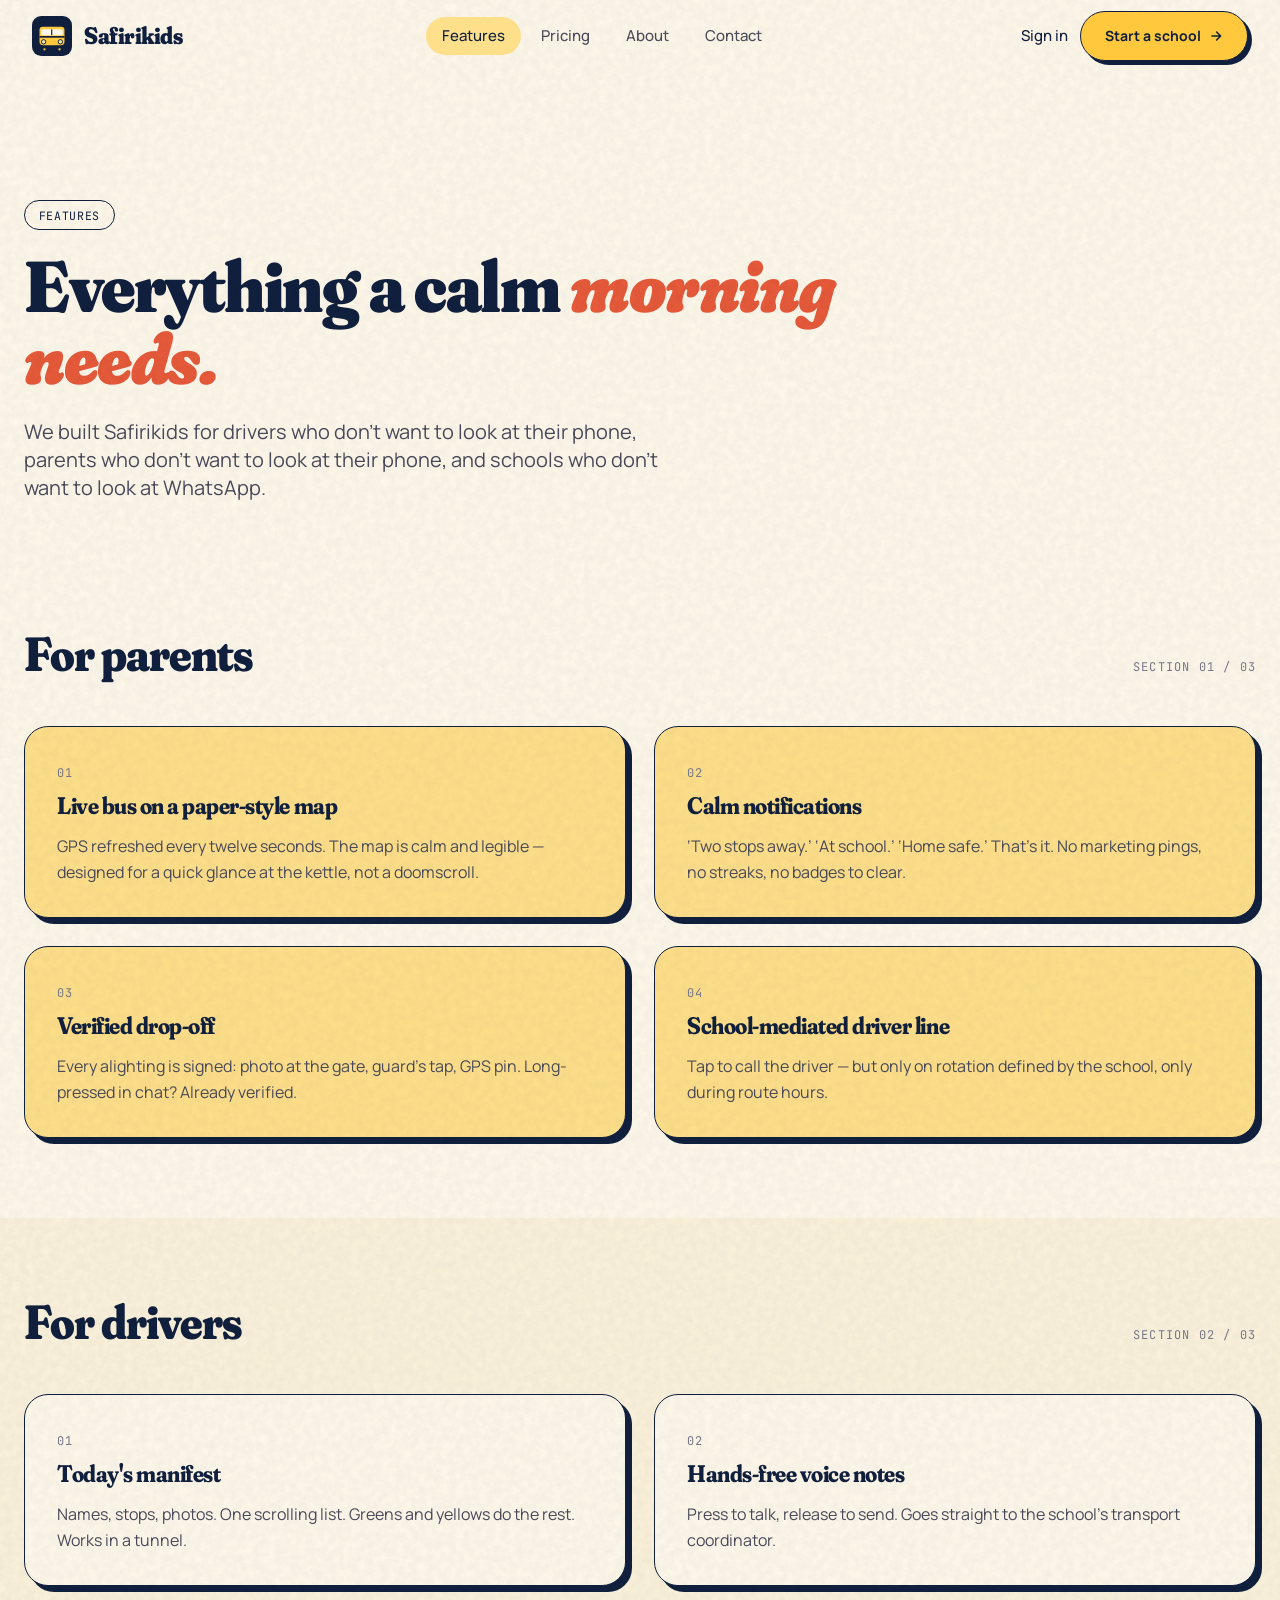
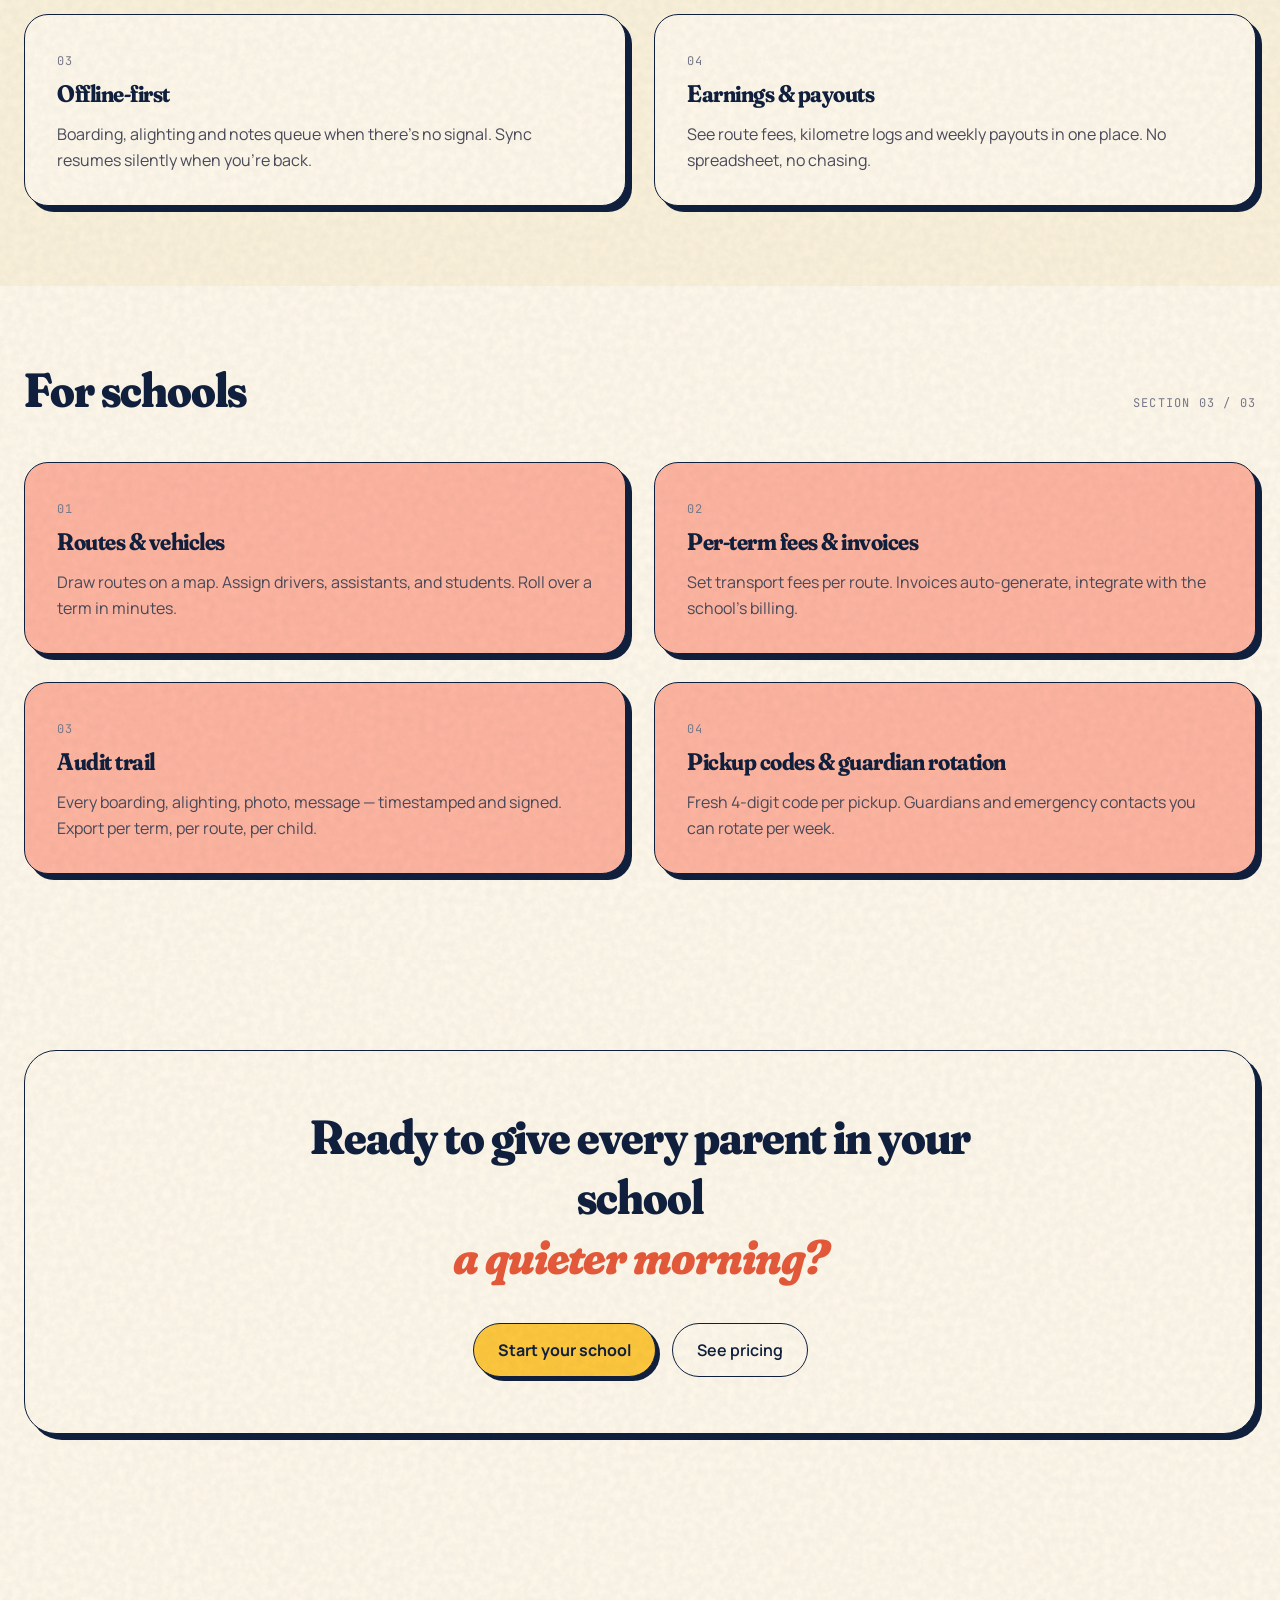
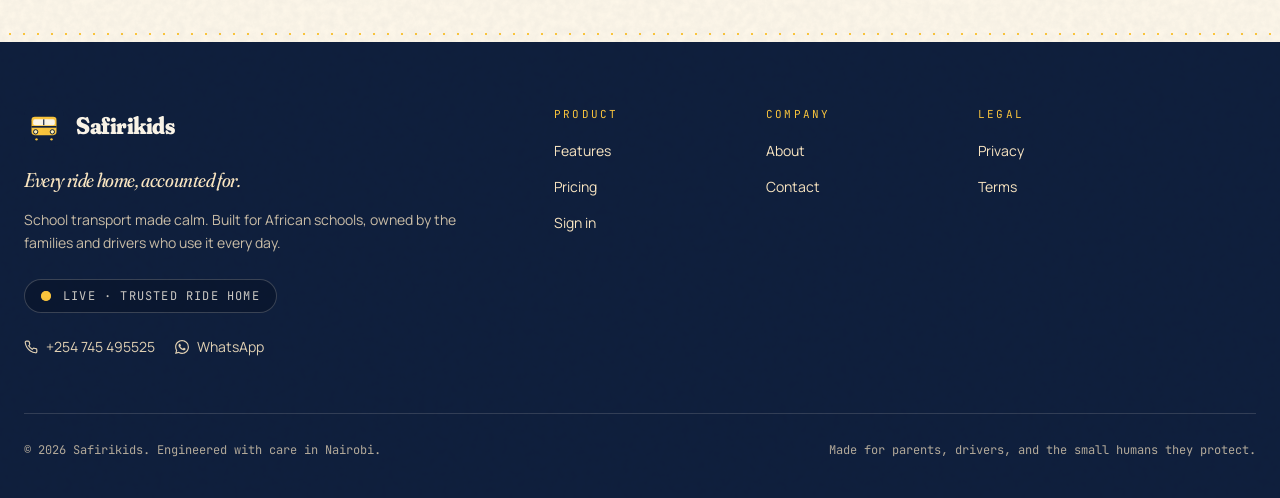
<file: features.html>
<!DOCTYPE html><!--JXahZqIPqe3ogNB671CFu--><html lang="en"><head><meta charSet="utf-8"/><meta name="viewport" content="width=device-width, initial-scale=1"/><link rel="stylesheet" href="/_next/static/chunks/b09dce7397c4420e.css" data-precedence="next"/><link rel="preload" as="script" fetchPriority="low" href="/_next/static/chunks/e1d679caba8aaa66.js"/><script src="/_next/static/chunks/4c8a73fa9a568984.js" async=""></script><script src="/_next/static/chunks/1c64b19886203277.js" async=""></script><script src="/_next/static/chunks/c44ba29902c6819e.js" async=""></script><script src="/_next/static/chunks/turbopack-27e2cf467ea67dbc.js" async=""></script><script src="/_next/static/chunks/b247c6a4e0199b74.js" async=""></script><script src="/_next/static/chunks/6c33792a57a66467.js" async=""></script><script src="/_next/static/chunks/beefb697acdd731a.js" async=""></script><link rel="preload" href="https://fonts.googleapis.com/css2?family=Fraunces:opsz,wght@9..144,400;9..144,500;9..144,600;9..144,700;9..144,800;9..144,900&amp;family=Manrope:wght@300;400;500;600;700;800&amp;family=JetBrains+Mono:wght@400;500&amp;display=swap" as="style"/><link rel="preconnect" href="https://fonts.googleapis.com"/><link rel="preconnect" href="https://fonts.gstatic.com" crossorigin=""/><meta name="theme-color" content="#0F1F3D"/><title>Features · Safirikids</title><meta name="description" content="Live bus tracking, verified pick-ups, calm notifications, route management, billing — everything that goes into one quiet school-transport channel."/><meta name="author" content="Safirikids"/><link rel="manifest" href="/manifest.json"/><meta name="keywords" content="school bus tracking,child safety,school transport,parent app,school pickup app,driver app,GPS school bus,Kenya school transport,Safirikids"/><meta name="creator" content="Safirikids"/><meta name="publisher" content="Safirikids"/><meta name="robots" content="index, follow"/><meta property="og:title" content="Safirikids — Every ride home, accounted for."/><meta property="og:description" content="Live school-bus tracking, verified pick-ups and drop-offs, and a private channel between drivers, schools and parents. Built for African schools, trusted by parents."/><meta property="og:url" content="https://safirikids.cseco.co.ke"/><meta property="og:site_name" content="Safirikids"/><meta property="og:locale" content="en_US"/><meta property="og:image" content="https://safirikids.cseco.co.ke/og-image.png"/><meta property="og:image:width" content="1200"/><meta property="og:image:height" content="630"/><meta property="og:image:alt" content="Safirikids — school transport, in your pocket"/><meta property="og:image:type" content="image/png"/><meta property="og:type" content="website"/><meta name="twitter:card" content="summary_large_image"/><meta name="twitter:title" content="Safirikids — Every ride home, accounted for."/><meta name="twitter:description" content="Live school-bus tracking, verified pick-ups and drop-offs, and a private channel between drivers, schools and parents. Built for African schools, trusted by parents."/><meta name="twitter:image" content="https://safirikids.cseco.co.ke/og-image.png"/><link rel="icon" href="/favicon.svg" type="image/svg+xml"/><link rel="icon" href="/favicon.png" type="image/png" sizes="32x32"/><link rel="apple-touch-icon" href="/apple-touch-icon.png"/><link rel="stylesheet" href="https://fonts.googleapis.com/css2?family=Fraunces:opsz,wght@9..144,400;9..144,500;9..144,600;9..144,700;9..144,800;9..144,900&amp;family=Manrope:wght@300;400;500;600;700;800&amp;family=JetBrains+Mono:wght@400;500&amp;display=swap"/><script src="/_next/static/chunks/a6dad97d9634a72d.js" noModule=""></script></head><body class="font-sans antialiased bg-[var(--color-cream)] text-[var(--color-ink)] min-h-screen grain"><div hidden=""><!--$--><!--/$--></div><header class="sticky top-0 z-50 transition-all duration-300 bg-transparent"><div class="max-w-7xl mx-auto px-5 sm:px-8 h-[72px] flex items-center justify-between"><a class="flex items-center gap-3 group" aria-label="Safirikids" href="/"><svg width="40" height="40" viewBox="0 0 48 48" xmlns="http://www.w3.org/2000/svg" class="" aria-hidden="true"><rect width="48" height="48" rx="11" fill="#0F1F3D"></rect><rect x="9" y="13" width="30" height="22" rx="4" fill="#FFC83D"></rect><rect x="11" y="16" width="26" height="7" rx="2" fill="#FFF8EA"></rect><rect x="23" y="16" width="1.4" height="7" fill="#0F1F3D"></rect><rect x="9" y="24" width="30" height="2" fill="#0F1F3D"></rect><circle cx="14" cy="31" r="2.6" fill="#FFF1B5" stroke="#0F1F3D" stroke-width="1.2"></circle><circle cx="34" cy="31" r="2.6" fill="#FFF1B5" stroke="#0F1F3D" stroke-width="1.2"></circle><circle cx="15" cy="40" r="3.6" fill="#0F1F3D"></circle><circle cx="15" cy="40" r="1.4" fill="#FFC83D"></circle><circle cx="33" cy="40" r="3.6" fill="#0F1F3D"></circle><circle cx="33" cy="40" r="1.4" fill="#FFC83D"></circle></svg><span class="font-display text-2xl font-extrabold text-[var(--color-navy)] tracking-tight group-hover:text-[var(--color-coral-deep)] transition-colors" style="font-variation-settings:&quot;opsz&quot; 144, &quot;SOFT&quot; 100">Safirikids</span></a><nav class="hidden md:flex items-center gap-1"><a class="px-4 py-2 text-[15px] font-medium rounded-full transition-all text-[var(--color-navy)] bg-[var(--color-sun-soft)]" href="/features">Features</a><a class="px-4 py-2 text-[15px] font-medium rounded-full transition-all text-[var(--color-ink-soft)] hover:text-[var(--color-navy)] hover:bg-[var(--color-cream-deep)]" href="/pricing">Pricing</a><a class="px-4 py-2 text-[15px] font-medium rounded-full transition-all text-[var(--color-ink-soft)] hover:text-[var(--color-navy)] hover:bg-[var(--color-cream-deep)]" href="/about">About</a><a class="px-4 py-2 text-[15px] font-medium rounded-full transition-all text-[var(--color-ink-soft)] hover:text-[var(--color-navy)] hover:bg-[var(--color-cream-deep)]" href="/contact">Contact</a></nav><div class="hidden md:flex items-center gap-3"><a href="https://app.safirikids.cseco.co.ke" class="text-[15px] font-medium text-[var(--color-navy)] hover:text-[var(--color-coral-deep)] transition-colors">Sign in</a><a href="https://app.safirikids.cseco.co.ke/?signup=1" class="btn-sun text-sm">Start a school<svg width="14" height="14" viewBox="0 0 24 24" fill="none" stroke="currentColor" stroke-width="2.5" stroke-linecap="round" stroke-linejoin="round"><path d="M5 12h14M13 5l7 7-7 7"></path></svg></a></div><button aria-label="Toggle menu" aria-expanded="false" class="md:hidden inline-flex items-center justify-center w-10 h-10 rounded-full border-[1.5px] border-[var(--color-navy)] bg-[var(--color-cream)]"><svg width="20" height="20" viewBox="0 0 24 24" fill="none" stroke="currentColor" stroke-width="2"><line x1="3" y1="7" x2="21" y2="7"></line><line x1="3" y1="17" x2="21" y2="17"></line></svg></button></div></header><main class="relative"><section class="relative max-w-7xl mx-auto px-6 pt-20 md:pt-32 pb-12"><span class="pill animate-rise">Features</span><h1 class="font-display text-5xl md:text-7xl font-black text-[var(--color-navy)] mt-5 leading-[1.0] max-w-4xl animate-rise delay-100" style="font-variation-settings:&quot;opsz&quot; 144, &quot;SOFT&quot; 60">Everything a calm<!-- --> <span class="italic font-display-soft text-[var(--color-coral-deep)]">morning needs.</span></h1><p class="mt-6 text-lg md:text-xl text-[var(--color-ink-soft)] max-w-2xl animate-rise delay-200">We built Safirikids for drivers who don&#x27;t want to look at their phone, parents who don&#x27;t want to look at their phone, and schools who don&#x27;t want to look at WhatsApp.</p></section><section class="relative "><div class="max-w-7xl mx-auto px-6 py-20"><div class="flex items-baseline justify-between mb-12 flex-wrap gap-3"><h2 class="font-display text-4xl md:text-5xl font-extrabold text-[var(--color-navy)]" style="font-variation-settings:&quot;opsz&quot; 144, &quot;SOFT&quot; 80">For parents</h2><span class="font-mono text-xs uppercase tracking-widest text-[var(--color-ink-mute)]">Section 0<!-- -->1<!-- --> / 0<!-- -->3</span></div><div class="grid md:grid-cols-2 gap-7"><article class="editorial-card-sun rounded-3xl p-8 animate-rise" style="animation-delay:0ms"><span class="font-mono text-xs uppercase tracking-widest text-[var(--color-ink-mute)]">0<!-- -->1</span><h3 class="mt-2 font-display text-2xl font-bold text-[var(--color-navy)] leading-tight" style="font-variation-settings:&quot;opsz&quot; 144, &quot;SOFT&quot; 80">Live bus on a paper-style map</h3><p class="mt-3 text-[var(--color-ink-soft)] leading-relaxed">GPS refreshed every twelve seconds. The map is calm and legible — designed for a quick glance at the kettle, not a doomscroll.</p></article><article class="editorial-card-sun rounded-3xl p-8 animate-rise" style="animation-delay:90ms"><span class="font-mono text-xs uppercase tracking-widest text-[var(--color-ink-mute)]">0<!-- -->2</span><h3 class="mt-2 font-display text-2xl font-bold text-[var(--color-navy)] leading-tight" style="font-variation-settings:&quot;opsz&quot; 144, &quot;SOFT&quot; 80">Calm notifications</h3><p class="mt-3 text-[var(--color-ink-soft)] leading-relaxed">‘Two stops away.’ ‘At school.’ ‘Home safe.’ That&#x27;s it. No marketing pings, no streaks, no badges to clear.</p></article><article class="editorial-card-sun rounded-3xl p-8 animate-rise" style="animation-delay:180ms"><span class="font-mono text-xs uppercase tracking-widest text-[var(--color-ink-mute)]">0<!-- -->3</span><h3 class="mt-2 font-display text-2xl font-bold text-[var(--color-navy)] leading-tight" style="font-variation-settings:&quot;opsz&quot; 144, &quot;SOFT&quot; 80">Verified drop-off</h3><p class="mt-3 text-[var(--color-ink-soft)] leading-relaxed">Every alighting is signed: photo at the gate, guard&#x27;s tap, GPS pin. Long-pressed in chat? Already verified.</p></article><article class="editorial-card-sun rounded-3xl p-8 animate-rise" style="animation-delay:270ms"><span class="font-mono text-xs uppercase tracking-widest text-[var(--color-ink-mute)]">0<!-- -->4</span><h3 class="mt-2 font-display text-2xl font-bold text-[var(--color-navy)] leading-tight" style="font-variation-settings:&quot;opsz&quot; 144, &quot;SOFT&quot; 80">School-mediated driver line</h3><p class="mt-3 text-[var(--color-ink-soft)] leading-relaxed">Tap to call the driver — but only on rotation defined by the school, only during route hours.</p></article></div></div></section><section class="relative bg-[var(--color-cream-deep)]/60"><div class="max-w-7xl mx-auto px-6 py-20"><div class="flex items-baseline justify-between mb-12 flex-wrap gap-3"><h2 class="font-display text-4xl md:text-5xl font-extrabold text-[var(--color-navy)]" style="font-variation-settings:&quot;opsz&quot; 144, &quot;SOFT&quot; 80">For drivers</h2><span class="font-mono text-xs uppercase tracking-widest text-[var(--color-ink-mute)]">Section 0<!-- -->2<!-- --> / 0<!-- -->3</span></div><div class="grid md:grid-cols-2 gap-7"><article class="editorial-card rounded-3xl p-8 animate-rise" style="animation-delay:0ms"><span class="font-mono text-xs uppercase tracking-widest text-[var(--color-ink-mute)]">0<!-- -->1</span><h3 class="mt-2 font-display text-2xl font-bold text-[var(--color-navy)] leading-tight" style="font-variation-settings:&quot;opsz&quot; 144, &quot;SOFT&quot; 80">Today&#x27;s manifest</h3><p class="mt-3 text-[var(--color-ink-soft)] leading-relaxed">Names, stops, photos. One scrolling list. Greens and yellows do the rest. Works in a tunnel.</p></article><article class="editorial-card rounded-3xl p-8 animate-rise" style="animation-delay:90ms"><span class="font-mono text-xs uppercase tracking-widest text-[var(--color-ink-mute)]">0<!-- -->2</span><h3 class="mt-2 font-display text-2xl font-bold text-[var(--color-navy)] leading-tight" style="font-variation-settings:&quot;opsz&quot; 144, &quot;SOFT&quot; 80">Hands-free voice notes</h3><p class="mt-3 text-[var(--color-ink-soft)] leading-relaxed">Press to talk, release to send. Goes straight to the school&#x27;s transport coordinator.</p></article><article class="editorial-card rounded-3xl p-8 animate-rise" style="animation-delay:180ms"><span class="font-mono text-xs uppercase tracking-widest text-[var(--color-ink-mute)]">0<!-- -->3</span><h3 class="mt-2 font-display text-2xl font-bold text-[var(--color-navy)] leading-tight" style="font-variation-settings:&quot;opsz&quot; 144, &quot;SOFT&quot; 80">Offline-first</h3><p class="mt-3 text-[var(--color-ink-soft)] leading-relaxed">Boarding, alighting and notes queue when there&#x27;s no signal. Sync resumes silently when you&#x27;re back.</p></article><article class="editorial-card rounded-3xl p-8 animate-rise" style="animation-delay:270ms"><span class="font-mono text-xs uppercase tracking-widest text-[var(--color-ink-mute)]">0<!-- -->4</span><h3 class="mt-2 font-display text-2xl font-bold text-[var(--color-navy)] leading-tight" style="font-variation-settings:&quot;opsz&quot; 144, &quot;SOFT&quot; 80">Earnings &amp; payouts</h3><p class="mt-3 text-[var(--color-ink-soft)] leading-relaxed">See route fees, kilometre logs and weekly payouts in one place. No spreadsheet, no chasing.</p></article></div></div></section><section class="relative "><div class="max-w-7xl mx-auto px-6 py-20"><div class="flex items-baseline justify-between mb-12 flex-wrap gap-3"><h2 class="font-display text-4xl md:text-5xl font-extrabold text-[var(--color-navy)]" style="font-variation-settings:&quot;opsz&quot; 144, &quot;SOFT&quot; 80">For schools</h2><span class="font-mono text-xs uppercase tracking-widest text-[var(--color-ink-mute)]">Section 0<!-- -->3<!-- --> / 0<!-- -->3</span></div><div class="grid md:grid-cols-2 gap-7"><article class="editorial-card-coral rounded-3xl p-8 animate-rise" style="animation-delay:0ms"><span class="font-mono text-xs uppercase tracking-widest text-[var(--color-ink-mute)]">0<!-- -->1</span><h3 class="mt-2 font-display text-2xl font-bold text-[var(--color-navy)] leading-tight" style="font-variation-settings:&quot;opsz&quot; 144, &quot;SOFT&quot; 80">Routes &amp; vehicles</h3><p class="mt-3 text-[var(--color-ink-soft)] leading-relaxed">Draw routes on a map. Assign drivers, assistants, and students. Roll over a term in minutes.</p></article><article class="editorial-card-coral rounded-3xl p-8 animate-rise" style="animation-delay:90ms"><span class="font-mono text-xs uppercase tracking-widest text-[var(--color-ink-mute)]">0<!-- -->2</span><h3 class="mt-2 font-display text-2xl font-bold text-[var(--color-navy)] leading-tight" style="font-variation-settings:&quot;opsz&quot; 144, &quot;SOFT&quot; 80">Per-term fees &amp; invoices</h3><p class="mt-3 text-[var(--color-ink-soft)] leading-relaxed">Set transport fees per route. Invoices auto-generate, integrate with the school&#x27;s billing.</p></article><article class="editorial-card-coral rounded-3xl p-8 animate-rise" style="animation-delay:180ms"><span class="font-mono text-xs uppercase tracking-widest text-[var(--color-ink-mute)]">0<!-- -->3</span><h3 class="mt-2 font-display text-2xl font-bold text-[var(--color-navy)] leading-tight" style="font-variation-settings:&quot;opsz&quot; 144, &quot;SOFT&quot; 80">Audit trail</h3><p class="mt-3 text-[var(--color-ink-soft)] leading-relaxed">Every boarding, alighting, photo, message — timestamped and signed. Export per term, per route, per child.</p></article><article class="editorial-card-coral rounded-3xl p-8 animate-rise" style="animation-delay:270ms"><span class="font-mono text-xs uppercase tracking-widest text-[var(--color-ink-mute)]">0<!-- -->4</span><h3 class="mt-2 font-display text-2xl font-bold text-[var(--color-navy)] leading-tight" style="font-variation-settings:&quot;opsz&quot; 144, &quot;SOFT&quot; 80">Pickup codes &amp; guardian rotation</h3><p class="mt-3 text-[var(--color-ink-soft)] leading-relaxed">Fresh 4-digit code per pickup. Guardians and emergency contacts you can rotate per week.</p></article></div></div></section><section class="relative max-w-7xl mx-auto px-6 py-24"><div class="editorial-card rounded-[32px] p-10 md:p-14 text-center"><h2 class="font-display text-4xl md:text-5xl font-extrabold text-[var(--color-navy)] leading-tight max-w-3xl mx-auto" style="font-variation-settings:&quot;opsz&quot; 144, &quot;SOFT&quot; 70">Ready to give every parent in your school<br/><span class="italic font-display-soft text-[var(--color-coral-deep)]">a quieter morning?</span></h2><div class="mt-9 flex flex-wrap gap-4 justify-center"><a href="https://app.safirikids.cseco.co.ke/?signup=1" class="btn-sun">Start your school</a><a class="btn-secondary" href="/pricing">See pricing</a></div></div></section><!--$--><!--/$--></main><footer class="relative bg-[var(--color-navy)] text-[var(--color-cream)] mt-24"><div class="h-4 text-[var(--color-sun)] route-line bg-[var(--color-cream)]" aria-hidden="true"></div><div class="max-w-7xl mx-auto px-6 pt-16 pb-10"><div class="grid grid-cols-2 md:grid-cols-12 gap-10 mb-14"><div class="col-span-2 md:col-span-5"><a class="flex items-center gap-3 mb-5 group w-fit" href="/"><svg width="40" height="40" viewBox="0 0 48 48" xmlns="http://www.w3.org/2000/svg" class="" aria-hidden="true"><rect width="48" height="48" rx="11" fill="#0F1F3D"></rect><rect x="9" y="13" width="30" height="22" rx="4" fill="#FFC83D"></rect><rect x="11" y="16" width="26" height="7" rx="2" fill="#FFF8EA"></rect><rect x="23" y="16" width="1.4" height="7" fill="#0F1F3D"></rect><rect x="9" y="24" width="30" height="2" fill="#0F1F3D"></rect><circle cx="14" cy="31" r="2.6" fill="#FFF1B5" stroke="#0F1F3D" stroke-width="1.2"></circle><circle cx="34" cy="31" r="2.6" fill="#FFF1B5" stroke="#0F1F3D" stroke-width="1.2"></circle><circle cx="15" cy="40" r="3.6" fill="#0F1F3D"></circle><circle cx="15" cy="40" r="1.4" fill="#FFC83D"></circle><circle cx="33" cy="40" r="3.6" fill="#0F1F3D"></circle><circle cx="33" cy="40" r="1.4" fill="#FFC83D"></circle></svg><span class="font-display text-2xl font-extrabold text-[var(--color-cream)]" style="font-variation-settings:&quot;opsz&quot; 144, &quot;SOFT&quot; 100">Safirikids</span></a><p class="font-display italic text-xl text-[var(--color-cream-warm)] max-w-md leading-snug">Every ride home, accounted for.</p><p class="text-sm text-[var(--color-cream-warm)]/80 mt-4 max-w-md leading-relaxed">School transport made calm. Built for African schools, owned by the families and drivers who use it every day.</p><div class="mt-6 inline-flex items-center gap-3 px-4 py-2 rounded-full border border-[var(--color-cream)]/20 bg-[var(--color-navy-deep)]"><span class="relative flex h-2.5 w-2.5"><span class="absolute inline-flex h-full w-full rounded-full bg-[var(--color-sun)] opacity-70 beacon"></span><span class="relative inline-flex rounded-full h-2.5 w-2.5 bg-[var(--color-sun)]"></span></span><span class="font-mono text-xs uppercase tracking-widest text-[var(--color-cream)]/80">Live · trusted ride home</span></div><div class="mt-6 flex flex-wrap gap-x-5 gap-y-2 text-sm text-[var(--color-cream-warm)]/90"><a href="tel:+254745495525" class="inline-flex items-center gap-2 hover:text-[var(--color-sun)] transition-colors"><svg width="14" height="14" viewBox="0 0 24 24" fill="none" stroke="currentColor" stroke-width="2" stroke-linecap="round" stroke-linejoin="round"><path d="M22 16.92v3a2 2 0 0 1-2.18 2 19.79 19.79 0 0 1-8.63-3.07 19.5 19.5 0 0 1-6-6 19.79 19.79 0 0 1-3.07-8.67A2 2 0 0 1 4.11 2h3a2 2 0 0 1 2 1.72 12.84 12.84 0 0 0 .7 2.81 2 2 0 0 1-.45 2.11L8.09 9.91a16 16 0 0 0 6 6l1.27-1.27a2 2 0 0 1 2.11-.45 12.84 12.84 0 0 0 2.81.7A2 2 0 0 1 22 16.92z"></path></svg>+254 745 495525</a><a href="https://wa.me/254745495525" target="_blank" rel="noopener noreferrer" class="inline-flex items-center gap-2 hover:text-[var(--color-sun)] transition-colors"><svg width="14" height="14" viewBox="0 0 24 24" fill="currentColor"><path d="M17.472 14.382c-.297-.149-1.758-.867-2.03-.967-.273-.099-.471-.148-.67.15-.197.297-.767.966-.94 1.164-.173.199-.347.223-.644.075-.297-.15-1.255-.463-2.39-1.475-.883-.788-1.48-1.761-1.653-2.059-.173-.297-.018-.458.13-.606.134-.133.298-.347.446-.52.149-.174.198-.298.298-.497.099-.198.05-.371-.025-.52-.075-.149-.669-1.612-.916-2.207-.242-.579-.487-.5-.669-.51-.173-.008-.371-.01-.57-.01-.198 0-.52.074-.792.372-.272.297-1.04 1.016-1.04 2.479 0 1.462 1.065 2.875 1.213 3.074.149.198 2.096 3.2 5.077 4.487.709.306 1.262.489 1.694.625.712.227 1.36.195 1.871.118.571-.085 1.758-.719 2.006-1.413.248-.694.248-1.289.173-1.413-.074-.124-.272-.198-.57-.347m-5.421 7.403h-.004a9.87 9.87 0 0 1-5.031-1.378l-.361-.214-3.741.982.998-3.648-.235-.374a9.86 9.86 0 0 1-1.51-5.26c.001-5.45 4.436-9.884 9.888-9.884 2.64 0 5.122 1.03 6.988 2.898a9.825 9.825 0 0 1 2.893 6.994c-.003 5.45-4.437 9.884-9.885 9.884m8.413-18.297A11.815 11.815 0 0 0 12.05 0C5.495 0 .16 5.335.157 11.892c0 2.096.547 4.142 1.588 5.945L.057 24l6.305-1.654a11.882 11.882 0 0 0 5.683 1.448h.005c6.554 0 11.89-5.335 11.893-11.893a11.821 11.821 0 0 0-3.48-8.413"></path></svg>WhatsApp</a></div></div><div class="md:col-span-2"><h4 class="font-mono text-[11px] tracking-[0.2em] text-[var(--color-sun)] uppercase mb-4">Product</h4><ul class="space-y-3"><li><a class="text-sm text-[var(--color-cream-warm)] hover:text-[var(--color-sun)] transition-colors" href="/features">Features</a></li><li><a class="text-sm text-[var(--color-cream-warm)] hover:text-[var(--color-sun)] transition-colors" href="/pricing">Pricing</a></li><li><a href="https://app.safirikids.cseco.co.ke" class="text-sm text-[var(--color-cream-warm)] hover:text-[var(--color-sun)] transition-colors">Sign in</a></li></ul></div><div class="md:col-span-2"><h4 class="font-mono text-[11px] tracking-[0.2em] text-[var(--color-sun)] uppercase mb-4">Company</h4><ul class="space-y-3"><li><a class="text-sm text-[var(--color-cream-warm)] hover:text-[var(--color-sun)] transition-colors" href="/about">About</a></li><li><a class="text-sm text-[var(--color-cream-warm)] hover:text-[var(--color-sun)] transition-colors" href="/contact">Contact</a></li></ul></div><div class="md:col-span-2"><h4 class="font-mono text-[11px] tracking-[0.2em] text-[var(--color-sun)] uppercase mb-4">Legal</h4><ul class="space-y-3"><li><a class="text-sm text-[var(--color-cream-warm)] hover:text-[var(--color-sun)] transition-colors" href="/privacy">Privacy</a></li><li><a class="text-sm text-[var(--color-cream-warm)] hover:text-[var(--color-sun)] transition-colors" href="/terms">Terms</a></li></ul></div></div><div class="border-t border-[var(--color-cream)]/15 pt-7 flex flex-col md:flex-row justify-between items-start md:items-center gap-4"><p class="text-xs font-mono text-[var(--color-cream-warm)]/70">© <!-- -->2026<!-- --> <!-- -->Safirikids<!-- -->. Engineered with care in Nairobi.</p><p class="text-xs font-mono text-[var(--color-cream-warm)]/70">Made for parents, drivers, and the small humans they protect.</p></div></div></footer><script src="/_next/static/chunks/e1d679caba8aaa66.js" id="_R_" async=""></script><script>(self.__next_f=self.__next_f||[]).push([0])</script><script>self.__next_f.push([1,"1:\"$Sreact.fragment\"\n2:I[2971,[\"/_next/static/chunks/b247c6a4e0199b74.js\"],\"Header\"]\n3:I[92322,[\"/_next/static/chunks/6c33792a57a66467.js\",\"/_next/static/chunks/beefb697acdd731a.js\"],\"default\"]\n4:I[81409,[\"/_next/static/chunks/6c33792a57a66467.js\",\"/_next/static/chunks/beefb697acdd731a.js\"],\"default\"]\n5:I[74426,[\"/_next/static/chunks/b247c6a4e0199b74.js\"],\"\"]\nf:I[60374,[\"/_next/static/chunks/6c33792a57a66467.js\",\"/_next/static/chunks/beefb697acdd731a.js\"],\"default\"]\n:HL[\"/_next/static/chunks/b09dce7397c4420e.css\",\"style\"]\n:HL[\"https://fonts.googleapis.com/css2?family=Fraunces:opsz,wght@9..144,400;9..144,500;9..144,600;9..144,700;9..144,800;9..144,900\u0026family=Manrope:wght@300;400;500;600;700;800\u0026family=JetBrains+Mono:wght@400;500\u0026display=swap\",\"style\"]\n"])</script><script>self.__next_f.push([1,"0:{\"P\":null,\"b\":\"JXahZqIPqe3ogNB671CFu\",\"c\":[\"\",\"features\"],\"q\":\"\",\"i\":false,\"f\":[[[\"\",{\"children\":[\"features\",{\"children\":[\"__PAGE__\",{}]}]},\"$undefined\",\"$undefined\",true],[[\"$\",\"$1\",\"c\",{\"children\":[[[\"$\",\"link\",\"0\",{\"rel\":\"stylesheet\",\"href\":\"/_next/static/chunks/b09dce7397c4420e.css\",\"precedence\":\"next\",\"crossOrigin\":\"$undefined\",\"nonce\":\"$undefined\"}],[\"$\",\"script\",\"script-0\",{\"src\":\"/_next/static/chunks/b247c6a4e0199b74.js\",\"async\":true,\"nonce\":\"$undefined\"}]],[\"$\",\"html\",null,{\"lang\":\"en\",\"children\":[[\"$\",\"head\",null,{\"children\":[[\"$\",\"link\",null,{\"rel\":\"preconnect\",\"href\":\"https://fonts.googleapis.com\"}],[\"$\",\"link\",null,{\"rel\":\"preconnect\",\"href\":\"https://fonts.gstatic.com\",\"crossOrigin\":\"\"}],[\"$\",\"link\",null,{\"rel\":\"stylesheet\",\"href\":\"https://fonts.googleapis.com/css2?family=Fraunces:opsz,wght@9..144,400;9..144,500;9..144,600;9..144,700;9..144,800;9..144,900\u0026family=Manrope:wght@300;400;500;600;700;800\u0026family=JetBrains+Mono:wght@400;500\u0026display=swap\"}]]}],[\"$\",\"body\",null,{\"className\":\"font-sans antialiased bg-[var(--color-cream)] text-[var(--color-ink)] min-h-screen grain\",\"children\":[[\"$\",\"$L2\",null,{}],[\"$\",\"main\",null,{\"className\":\"relative\",\"children\":[\"$\",\"$L3\",null,{\"parallelRouterKey\":\"children\",\"error\":\"$undefined\",\"errorStyles\":\"$undefined\",\"errorScripts\":\"$undefined\",\"template\":[\"$\",\"$L4\",null,{}],\"templateStyles\":\"$undefined\",\"templateScripts\":\"$undefined\",\"notFound\":[[[\"$\",\"title\",null,{\"children\":\"404: This page could not be found.\"}],[\"$\",\"div\",null,{\"style\":{\"fontFamily\":\"system-ui,\\\"Segoe UI\\\",Roboto,Helvetica,Arial,sans-serif,\\\"Apple Color Emoji\\\",\\\"Segoe UI Emoji\\\"\",\"height\":\"100vh\",\"textAlign\":\"center\",\"display\":\"flex\",\"flexDirection\":\"column\",\"alignItems\":\"center\",\"justifyContent\":\"center\"},\"children\":[\"$\",\"div\",null,{\"children\":[[\"$\",\"style\",null,{\"dangerouslySetInnerHTML\":{\"__html\":\"body{color:#000;background:#fff;margin:0}.next-error-h1{border-right:1px solid rgba(0,0,0,.3)}@media (prefers-color-scheme:dark){body{color:#fff;background:#000}.next-error-h1{border-right:1px solid rgba(255,255,255,.3)}}\"}}],[\"$\",\"h1\",null,{\"className\":\"next-error-h1\",\"style\":{\"display\":\"inline-block\",\"margin\":\"0 20px 0 0\",\"padding\":\"0 23px 0 0\",\"fontSize\":24,\"fontWeight\":500,\"verticalAlign\":\"top\",\"lineHeight\":\"49px\"},\"children\":404}],[\"$\",\"div\",null,{\"style\":{\"display\":\"inline-block\"},\"children\":[\"$\",\"h2\",null,{\"style\":{\"fontSize\":14,\"fontWeight\":400,\"lineHeight\":\"49px\",\"margin\":0},\"children\":\"This page could not be found.\"}]}]]}]}]],[]],\"forbidden\":\"$undefined\",\"unauthorized\":\"$undefined\"}]}],[\"$\",\"footer\",null,{\"className\":\"relative bg-[var(--color-navy)] text-[var(--color-cream)] mt-24\",\"children\":[[\"$\",\"div\",null,{\"className\":\"h-4 text-[var(--color-sun)] route-line bg-[var(--color-cream)]\",\"aria-hidden\":true}],[\"$\",\"div\",null,{\"className\":\"max-w-7xl mx-auto px-6 pt-16 pb-10\",\"children\":[[\"$\",\"div\",null,{\"className\":\"grid grid-cols-2 md:grid-cols-12 gap-10 mb-14\",\"children\":[[\"$\",\"div\",null,{\"className\":\"col-span-2 md:col-span-5\",\"children\":[[\"$\",\"$L5\",null,{\"href\":\"/\",\"className\":\"flex items-center gap-3 mb-5 group w-fit\",\"children\":[[\"$\",\"svg\",null,{\"width\":40,\"height\":40,\"viewBox\":\"0 0 48 48\",\"xmlns\":\"http://www.w3.org/2000/svg\",\"className\":\"\",\"aria-hidden\":\"true\",\"children\":[[\"$\",\"rect\",null,{\"width\":\"48\",\"height\":\"48\",\"rx\":\"11\",\"fill\":\"#0F1F3D\"}],[\"$\",\"rect\",null,{\"x\":\"9\",\"y\":\"13\",\"width\":\"30\",\"height\":\"22\",\"rx\":\"4\",\"fill\":\"#FFC83D\"}],[\"$\",\"rect\",null,{\"x\":\"11\",\"y\":\"16\",\"width\":\"26\",\"height\":\"7\",\"rx\":\"2\",\"fill\":\"#FFF8EA\"}],[\"$\",\"rect\",null,{\"x\":\"23\",\"y\":\"16\",\"width\":\"1.4\",\"height\":\"7\",\"fill\":\"#0F1F3D\"}],[\"$\",\"rect\",null,{\"x\":\"9\",\"y\":\"24\",\"width\":\"30\",\"height\":\"2\",\"fill\":\"#0F1F3D\"}],[\"$\",\"circle\",null,{\"cx\":\"14\",\"cy\":\"31\",\"r\":\"2.6\",\"fill\":\"#FFF1B5\",\"stroke\":\"#0F1F3D\",\"strokeWidth\":\"1.2\"}],[\"$\",\"circle\",null,{\"cx\":\"34\",\"cy\":\"31\",\"r\":\"2.6\",\"fill\":\"#FFF1B5\",\"stroke\":\"#0F1F3D\",\"strokeWidth\":\"1.2\"}],[\"$\",\"circle\",null,{\"cx\":\"15\",\"cy\":\"40\",\"r\":\"3.6\",\"fill\":\"#0F1F3D\"}],[\"$\",\"circle\",null,{\"cx\":\"15\",\"cy\":\"40\",\"r\":\"1.4\",\"fill\":\"#FFC83D\"}],[\"$\",\"circle\",null,{\"cx\":\"33\",\"cy\":\"40\",\"r\":\"3.6\",\"fill\":\"#0F1F3D\"}],[\"$\",\"circle\",null,{\"cx\":\"33\",\"cy\":\"40\",\"r\":\"1.4\",\"fill\":\"#FFC83D\"}]]}],[\"$\",\"span\",null,{\"className\":\"font-display text-2xl font-extrabold text-[var(--color-cream)]\",\"style\":{\"fontVariationSettings\":\"\\\"opsz\\\" 144, \\\"SOFT\\\" 100\"},\"children\":\"Safirikids\"}]]}],[\"$\",\"p\",null,{\"className\":\"font-display italic text-xl text-[var(--color-cream-warm)] max-w-md leading-snug\",\"children\":\"Every ride home, accounted for.\"}],[\"$\",\"p\",null,{\"className\":\"text-sm text-[var(--color-cream-warm)]/80 mt-4 max-w-md leading-relaxed\",\"children\":\"School transport made calm. Built for African schools, owned by the families and drivers who use it every day.\"}],\"$L6\",\"$L7\"]}],[\"$L8\",\"$L9\",\"$La\"]]}],\"$Lb\"]}]]}]]}]]}]]}],{\"children\":[\"$Lc\",{\"children\":[\"$Ld\",{},null,false,false]},null,false,false]},null,false,false],\"$Le\",false]],\"m\":\"$undefined\",\"G\":[\"$f\",[]],\"S\":true}\n"])</script><script>self.__next_f.push([1,"16:I[19091,[\"/_next/static/chunks/6c33792a57a66467.js\",\"/_next/static/chunks/beefb697acdd731a.js\"],\"ViewportBoundary\"]\n18:I[19091,[\"/_next/static/chunks/6c33792a57a66467.js\",\"/_next/static/chunks/beefb697acdd731a.js\"],\"MetadataBoundary\"]\n19:\"$Sreact.suspense\"\n6:[\"$\",\"div\",null,{\"className\":\"mt-6 inline-flex items-center gap-3 px-4 py-2 rounded-full border border-[var(--color-cream)]/20 bg-[var(--color-navy-deep)]\",\"children\":[[\"$\",\"span\",null,{\"className\":\"relative flex h-2.5 w-2.5\",\"children\":[[\"$\",\"span\",null,{\"className\":\"absolute inline-flex h-full w-full rounded-full bg-[var(--color-sun)] opacity-70 beacon\"}],[\"$\",\"span\",null,{\"className\":\"relative inline-flex rounded-full h-2.5 w-2.5 bg-[var(--color-sun)]\"}]]}],[\"$\",\"span\",null,{\"className\":\"font-mono text-xs uppercase tracking-widest text-[var(--color-cream)]/80\",\"children\":\"Live · trusted ride home\"}]]}]\n10:T458,M17.472 14.382c-.297-.149-1.758-.867-2.03-.967-.273-.099-.471-.148-.67.15-.197.297-.767.966-.94 1.164-.173.199-.347.223-.644.075-.297-.15-1.255-.463-2.39-1.475-.883-.788-1.48-1.761-1.653-2.059-.173-.297-.018-.458.13-.606.134-.133.298-.347.446-.52.149-.174.198-.298.298-.497.099-.198.05-.371-.025-.52-.075-.149-.669-1.612-.916-2.207-.242-.579-.487-.5-.669-.51-.173-.008-.371-.01-.57-.01-.198 0-.52.074-.792.372-.272.297-1.04 1.016-1.04 2.479 0 1.462 1.065 2.875 1.213 3.074.149.198 2.096 3.2 5.077 4.487.709.306 1.262.489 1.694.625.712.227 1.36.195 1.871.118.571-.085 1.758-.719 2.006-1.413.248-.694.248-1.289.173-1.413-.074-.124-.272-.198-.57-.347m-5.421 7.403h-.004a9.87 9.87 0 0 1-5.031-1.378l-.361-.214-3.741.982.998-3.648-.235-.374a9.86 9.86 0 0 1-1.51-5.26c.001-5.45 4.436-9.884 9.888-9.884 2.64 0 5.122 1.03 6.988 2.898a9.825 9.825 0 0 1 2.893 6.994c-.003 5.45-4.437 9.884-9.885 9.884m8.413-18.297A11.815 11.815 0 0 0 12.05 0C5.495 0 .16 5.335.157 11.892c0 2.096.547 4.142 1.588 5.945L.057 24l6.305-1.654a11.882 11.882 0 0 0 5.683 1.448h.005c6.554 0 11.89-5.335 11.893-11.893a11.821 11.821 0 0 0-3.48-8.4137:[\"$\",\"div\",null,{\"className\":\"mt-6 flex flex-wrap gap-x-5 gap-y-2 text-sm text-[var(--color-cream-warm)]/90\",\"children\":[[\"$\",\"a\",null,{\"href\":\"tel:+254745495525\",\"className\":\"inline-flex items-center gap-2 hover:text-[var(--color-sun)] transition-colors\",\"children\":[[\"$\",\"svg\",null,{\"width\":\"14\",\"height\":\"14\",\"viewBox\":\"0 0 24 24\",\"fill\":\"none\",\"stroke\":\"currentColor\",\"strokeWidth\":\"2\",\"strokeLinecap\":\"round\",\"strokeLinejoin\":\"round\",\"children\":[\"$\",\"path\",null,{\"d\":\"M22 16.92v3a2 2 0 0 1-2.18 2 19.79 19.79 0 0 1-8.63-3.07 19.5 19.5 0 0 1-6-6 19.79 19.79 0 0 1-3.07-8.67A2 2 0 0 1 4.11 2h3a2 2 0 0 1 2 1.72 12.84 12.84 0 0 0 .7 2.81 2 2 0 0 1-.45 2.11L8.09 9.91a16 16 0 0 0 6 6l1.27-1.27a2 2 0 0 1 2.11-.45 12.84 12.84 0 0 0 2.81.7A2 2 0 0 1 22 16.92z\"}]}],\"+254 745 495525\"]}],[\"$\",\"a\",null,{\"href\":\"https://wa.me/254745495525\",\"target\":\"_blank\",\"rel\":\"noopener noreferrer\",\"className\":\"inline-flex items-center gap-2 hover:text-[var(--color-sun)] transition-colors\",\"children\":[[\"$\",\"svg\",null,{\"width\":\"14\",\"height\":\"14\",\"viewBox\":\"0 0 24 24\",\"fill\":\"currentColor\",\"children\":[\"$\",\"path\",null,{\"d\":\"$10\"}]}],\"WhatsApp\"]}]]}]\n8:[\"$\",\"div\",\"Product\",{\"className\":\"md:col-span-2\",\"children\":[[\"$\",\"h4\",null,{\"className\":\"font-mono text-[11px] tracking-[0.2em] text-[var(--color-sun)] uppercase mb-4\",\"children\":\"Product\"}],[\"$\",\"ul\",null,{\"className\":\"space-y-3\",\"children\":[[\"$\",\"li\",\"Features\",{\"children\":[\"$\",\"$L5\",null,{\"href\":\"/features\",\"className\":\"text-sm text-[var(--color-cream-warm)] hover:text-[var(--color-sun)] transition-colors\",\"children\":\"Features\"}]}],[\"$\",\"li\",\"Pricing\",{\"children\":[\"$\",\"$L5\",null,{\"href\":\"/pricing\",\"className\":\"text-sm text-[var(--color-cream-warm)] hover:text-[var(--color-sun)] transition-colors\",\"children\":\"Pricing\"}]}],[\"$\",\"li\",\"Sign in\",{\"children\":[\"$\",\"a\",null,{\"href\":\"https://app.safirikids.cseco.co.ke\",\"className\":\"text-sm text-[var(--color-cream-warm)] hover:text-[var(--color-sun)] transition-colors\",\"children\":\"Sign in\"}]}]]}]]}]\n9:[\"$\",\"div\",\"Company\",{\"className\":\"md:col-span-2\",\"children\":[[\"$\",\"h4\",null,{\"className\":\"font-mono t"])</script><script>self.__next_f.push([1,"ext-[11px] tracking-[0.2em] text-[var(--color-sun)] uppercase mb-4\",\"children\":\"Company\"}],[\"$\",\"ul\",null,{\"className\":\"space-y-3\",\"children\":[[\"$\",\"li\",\"About\",{\"children\":[\"$\",\"$L5\",null,{\"href\":\"/about\",\"className\":\"text-sm text-[var(--color-cream-warm)] hover:text-[var(--color-sun)] transition-colors\",\"children\":\"About\"}]}],[\"$\",\"li\",\"Contact\",{\"children\":[\"$\",\"$L5\",null,{\"href\":\"/contact\",\"className\":\"text-sm text-[var(--color-cream-warm)] hover:text-[var(--color-sun)] transition-colors\",\"children\":\"Contact\"}]}]]}]]}]\na:[\"$\",\"div\",\"Legal\",{\"className\":\"md:col-span-2\",\"children\":[[\"$\",\"h4\",null,{\"className\":\"font-mono text-[11px] tracking-[0.2em] text-[var(--color-sun)] uppercase mb-4\",\"children\":\"Legal\"}],[\"$\",\"ul\",null,{\"className\":\"space-y-3\",\"children\":[[\"$\",\"li\",\"Privacy\",{\"children\":[\"$\",\"$L5\",null,{\"href\":\"/privacy\",\"className\":\"text-sm text-[var(--color-cream-warm)] hover:text-[var(--color-sun)] transition-colors\",\"children\":\"Privacy\"}]}],[\"$\",\"li\",\"Terms\",{\"children\":[\"$\",\"$L5\",null,{\"href\":\"/terms\",\"className\":\"text-sm text-[var(--color-cream-warm)] hover:text-[var(--color-sun)] transition-colors\",\"children\":\"Terms\"}]}]]}]]}]\nb:[\"$\",\"div\",null,{\"className\":\"border-t border-[var(--color-cream)]/15 pt-7 flex flex-col md:flex-row justify-between items-start md:items-center gap-4\",\"children\":[[\"$\",\"p\",null,{\"className\":\"text-xs font-mono text-[var(--color-cream-warm)]/70\",\"children\":[\"© \",2026,\" \",\"Safirikids\",\". Engineered with care in Nairobi.\"]}],[\"$\",\"p\",null,{\"className\":\"text-xs font-mono text-[var(--color-cream-warm)]/70\",\"children\":\"Made for parents, drivers, and the small humans they protect.\"}]]}]\nc:[\"$\",\"$1\",\"c\",{\"children\":[null,[\"$\",\"$L3\",null,{\"parallelRouterKey\":\"children\",\"error\":\"$undefined\",\"errorStyles\":\"$undefined\",\"errorScripts\":\"$undefined\",\"template\":[\"$\",\"$L4\",null,{}],\"templateStyles\":\"$undefined\",\"templateScripts\":\"$undefined\",\"notFound\":\"$undefined\",\"forbidden\":\"$undefined\",\"unauthorized\":\"$undefined\"}]]}]\n"])</script><script>self.__next_f.push([1,"d:[\"$\",\"$1\",\"c\",{\"children\":[[[\"$\",\"section\",null,{\"className\":\"relative max-w-7xl mx-auto px-6 pt-20 md:pt-32 pb-12\",\"children\":[[\"$\",\"span\",null,{\"className\":\"pill animate-rise\",\"children\":\"Features\"}],[\"$\",\"h1\",null,{\"className\":\"font-display text-5xl md:text-7xl font-black text-[var(--color-navy)] mt-5 leading-[1.0] max-w-4xl animate-rise delay-100\",\"style\":{\"fontVariationSettings\":\"\\\"opsz\\\" 144, \\\"SOFT\\\" 60\"},\"children\":[\"Everything a calm\",\" \",[\"$\",\"span\",null,{\"className\":\"italic font-display-soft text-[var(--color-coral-deep)]\",\"children\":\"morning needs.\"}]]}],[\"$\",\"p\",null,{\"className\":\"mt-6 text-lg md:text-xl text-[var(--color-ink-soft)] max-w-2xl animate-rise delay-200\",\"children\":\"We built Safirikids for drivers who don't want to look at their phone, parents who don't want to look at their phone, and schools who don't want to look at WhatsApp.\"}]]}],[[\"$\",\"section\",\"For parents\",{\"className\":\"relative \",\"children\":[\"$\",\"div\",null,{\"className\":\"max-w-7xl mx-auto px-6 py-20\",\"children\":[[\"$\",\"div\",null,{\"className\":\"flex items-baseline justify-between mb-12 flex-wrap gap-3\",\"children\":[[\"$\",\"h2\",null,{\"className\":\"font-display text-4xl md:text-5xl font-extrabold text-[var(--color-navy)]\",\"style\":{\"fontVariationSettings\":\"\\\"opsz\\\" 144, \\\"SOFT\\\" 80\"},\"children\":\"For parents\"}],[\"$\",\"span\",null,{\"className\":\"font-mono text-xs uppercase tracking-widest text-[var(--color-ink-mute)]\",\"children\":[\"Section 0\",1,\" / 0\",3]}]]}],[\"$\",\"div\",null,{\"className\":\"grid md:grid-cols-2 gap-7\",\"children\":[[\"$\",\"article\",\"Live bus on a paper-style map\",{\"className\":\"editorial-card-sun rounded-3xl p-8 animate-rise\",\"style\":{\"animationDelay\":\"0ms\"},\"children\":[[\"$\",\"span\",null,{\"className\":\"font-mono text-xs uppercase tracking-widest text-[var(--color-ink-mute)]\",\"children\":[\"0\",1]}],[\"$\",\"h3\",null,{\"className\":\"mt-2 font-display text-2xl font-bold text-[var(--color-navy)] leading-tight\",\"style\":{\"fontVariationSettings\":\"\\\"opsz\\\" 144, \\\"SOFT\\\" 80\"},\"children\":\"Live bus on a paper-style map\"}],[\"$\",\"p\",null,{\"className\":\"mt-3 text-[var(--color-ink-soft)] leading-relaxed\",\"children\":\"GPS refreshed every twelve seconds. The map is calm and legible — designed for a quick glance at the kettle, not a doomscroll.\"}]]}],[\"$\",\"article\",\"Calm notifications\",{\"className\":\"editorial-card-sun rounded-3xl p-8 animate-rise\",\"style\":{\"animationDelay\":\"90ms\"},\"children\":[[\"$\",\"span\",null,{\"className\":\"font-mono text-xs uppercase tracking-widest text-[var(--color-ink-mute)]\",\"children\":[\"0\",2]}],[\"$\",\"h3\",null,{\"className\":\"mt-2 font-display text-2xl font-bold text-[var(--color-navy)] leading-tight\",\"style\":{\"fontVariationSettings\":\"\\\"opsz\\\" 144, \\\"SOFT\\\" 80\"},\"children\":\"Calm notifications\"}],[\"$\",\"p\",null,{\"className\":\"mt-3 text-[var(--color-ink-soft)] leading-relaxed\",\"children\":\"‘Two stops away.’ ‘At school.’ ‘Home safe.’ That's it. No marketing pings, no streaks, no badges to clear.\"}]]}],[\"$\",\"article\",\"Verified drop-off\",{\"className\":\"editorial-card-sun rounded-3xl p-8 animate-rise\",\"style\":{\"animationDelay\":\"180ms\"},\"children\":[[\"$\",\"span\",null,{\"className\":\"font-mono text-xs uppercase tracking-widest text-[var(--color-ink-mute)]\",\"children\":[\"0\",3]}],[\"$\",\"h3\",null,{\"className\":\"mt-2 font-display text-2xl font-bold text-[var(--color-navy)] leading-tight\",\"style\":{\"fontVariationSettings\":\"\\\"opsz\\\" 144, \\\"SOFT\\\" 80\"},\"children\":\"Verified drop-off\"}],[\"$\",\"p\",null,{\"className\":\"mt-3 text-[var(--color-ink-soft)] leading-relaxed\",\"children\":\"Every alighting is signed: photo at the gate, guard's tap, GPS pin. Long-pressed in chat? Already verified.\"}]]}],[\"$\",\"article\",\"School-mediated driver line\",{\"className\":\"editorial-card-sun rounded-3xl p-8 animate-rise\",\"style\":{\"animationDelay\":\"270ms\"},\"children\":[[\"$\",\"span\",null,{\"className\":\"font-mono text-xs uppercase tracking-widest text-[var(--color-ink-mute)]\",\"children\":[\"0\",4]}],[\"$\",\"h3\",null,{\"className\":\"mt-2 font-display text-2xl font-bold text-[var(--color-navy)] leading-tight\",\"style\":{\"fontVariationSettings\":\"\\\"opsz\\\" 144, \\\"SOFT\\\" 80\"},\"children\":\"School-mediated driver line\"}],\"$L11\"]}]]}]]}]}],\"$L12\",\"$L13\"],\"$L14\"],null,\"$L15\"]}]\n"])</script><script>self.__next_f.push([1,"e:[\"$\",\"$1\",\"h\",{\"children\":[null,[\"$\",\"$L16\",null,{\"children\":\"$@17\"}],[\"$\",\"div\",null,{\"hidden\":true,\"children\":[\"$\",\"$L18\",null,{\"children\":[\"$\",\"$19\",null,{\"name\":\"Next.Metadata\",\"children\":\"$@1a\"}]}]}],null]}]\n"])</script><script>self.__next_f.push([1,"1b:I[19091,[\"/_next/static/chunks/6c33792a57a66467.js\",\"/_next/static/chunks/beefb697acdd731a.js\"],\"OutletBoundary\"]\n11:[\"$\",\"p\",null,{\"className\":\"mt-3 text-[var(--color-ink-soft)] leading-relaxed\",\"children\":\"Tap to call the driver — but only on rotation defined by the school, only during route hours.\"}]\n"])</script><script>self.__next_f.push([1,"12:[\"$\",\"section\",\"For drivers\",{\"className\":\"relative bg-[var(--color-cream-deep)]/60\",\"children\":[\"$\",\"div\",null,{\"className\":\"max-w-7xl mx-auto px-6 py-20\",\"children\":[[\"$\",\"div\",null,{\"className\":\"flex items-baseline justify-between mb-12 flex-wrap gap-3\",\"children\":[[\"$\",\"h2\",null,{\"className\":\"font-display text-4xl md:text-5xl font-extrabold text-[var(--color-navy)]\",\"style\":{\"fontVariationSettings\":\"\\\"opsz\\\" 144, \\\"SOFT\\\" 80\"},\"children\":\"For drivers\"}],[\"$\",\"span\",null,{\"className\":\"font-mono text-xs uppercase tracking-widest text-[var(--color-ink-mute)]\",\"children\":[\"Section 0\",2,\" / 0\",3]}]]}],[\"$\",\"div\",null,{\"className\":\"grid md:grid-cols-2 gap-7\",\"children\":[[\"$\",\"article\",\"Today's manifest\",{\"className\":\"editorial-card rounded-3xl p-8 animate-rise\",\"style\":{\"animationDelay\":\"0ms\"},\"children\":[[\"$\",\"span\",null,{\"className\":\"font-mono text-xs uppercase tracking-widest text-[var(--color-ink-mute)]\",\"children\":[\"0\",1]}],[\"$\",\"h3\",null,{\"className\":\"mt-2 font-display text-2xl font-bold text-[var(--color-navy)] leading-tight\",\"style\":{\"fontVariationSettings\":\"\\\"opsz\\\" 144, \\\"SOFT\\\" 80\"},\"children\":\"Today's manifest\"}],[\"$\",\"p\",null,{\"className\":\"mt-3 text-[var(--color-ink-soft)] leading-relaxed\",\"children\":\"Names, stops, photos. One scrolling list. Greens and yellows do the rest. Works in a tunnel.\"}]]}],[\"$\",\"article\",\"Hands-free voice notes\",{\"className\":\"editorial-card rounded-3xl p-8 animate-rise\",\"style\":{\"animationDelay\":\"90ms\"},\"children\":[[\"$\",\"span\",null,{\"className\":\"font-mono text-xs uppercase tracking-widest text-[var(--color-ink-mute)]\",\"children\":[\"0\",2]}],[\"$\",\"h3\",null,{\"className\":\"mt-2 font-display text-2xl font-bold text-[var(--color-navy)] leading-tight\",\"style\":{\"fontVariationSettings\":\"\\\"opsz\\\" 144, \\\"SOFT\\\" 80\"},\"children\":\"Hands-free voice notes\"}],[\"$\",\"p\",null,{\"className\":\"mt-3 text-[var(--color-ink-soft)] leading-relaxed\",\"children\":\"Press to talk, release to send. Goes straight to the school's transport coordinator.\"}]]}],[\"$\",\"article\",\"Offline-first\",{\"className\":\"editorial-card rounded-3xl p-8 animate-rise\",\"style\":{\"animationDelay\":\"180ms\"},\"children\":[[\"$\",\"span\",null,{\"className\":\"font-mono text-xs uppercase tracking-widest text-[var(--color-ink-mute)]\",\"children\":[\"0\",3]}],[\"$\",\"h3\",null,{\"className\":\"mt-2 font-display text-2xl font-bold text-[var(--color-navy)] leading-tight\",\"style\":{\"fontVariationSettings\":\"\\\"opsz\\\" 144, \\\"SOFT\\\" 80\"},\"children\":\"Offline-first\"}],[\"$\",\"p\",null,{\"className\":\"mt-3 text-[var(--color-ink-soft)] leading-relaxed\",\"children\":\"Boarding, alighting and notes queue when there's no signal. Sync resumes silently when you're back.\"}]]}],[\"$\",\"article\",\"Earnings \u0026 payouts\",{\"className\":\"editorial-card rounded-3xl p-8 animate-rise\",\"style\":{\"animationDelay\":\"270ms\"},\"children\":[[\"$\",\"span\",null,{\"className\":\"font-mono text-xs uppercase tracking-widest text-[var(--color-ink-mute)]\",\"children\":[\"0\",4]}],[\"$\",\"h3\",null,{\"className\":\"mt-2 font-display text-2xl font-bold text-[var(--color-navy)] leading-tight\",\"style\":{\"fontVariationSettings\":\"\\\"opsz\\\" 144, \\\"SOFT\\\" 80\"},\"children\":\"Earnings \u0026 payouts\"}],[\"$\",\"p\",null,{\"className\":\"mt-3 text-[var(--color-ink-soft)] leading-relaxed\",\"children\":\"See route fees, kilometre logs and weekly payouts in one place. No spreadsheet, no chasing.\"}]]}]]}]]}]}]\n"])</script><script>self.__next_f.push([1,"13:[\"$\",\"section\",\"For schools\",{\"className\":\"relative \",\"children\":[\"$\",\"div\",null,{\"className\":\"max-w-7xl mx-auto px-6 py-20\",\"children\":[[\"$\",\"div\",null,{\"className\":\"flex items-baseline justify-between mb-12 flex-wrap gap-3\",\"children\":[[\"$\",\"h2\",null,{\"className\":\"font-display text-4xl md:text-5xl font-extrabold text-[var(--color-navy)]\",\"style\":{\"fontVariationSettings\":\"\\\"opsz\\\" 144, \\\"SOFT\\\" 80\"},\"children\":\"For schools\"}],[\"$\",\"span\",null,{\"className\":\"font-mono text-xs uppercase tracking-widest text-[var(--color-ink-mute)]\",\"children\":[\"Section 0\",3,\" / 0\",3]}]]}],[\"$\",\"div\",null,{\"className\":\"grid md:grid-cols-2 gap-7\",\"children\":[[\"$\",\"article\",\"Routes \u0026 vehicles\",{\"className\":\"editorial-card-coral rounded-3xl p-8 animate-rise\",\"style\":{\"animationDelay\":\"0ms\"},\"children\":[[\"$\",\"span\",null,{\"className\":\"font-mono text-xs uppercase tracking-widest text-[var(--color-ink-mute)]\",\"children\":[\"0\",1]}],[\"$\",\"h3\",null,{\"className\":\"mt-2 font-display text-2xl font-bold text-[var(--color-navy)] leading-tight\",\"style\":{\"fontVariationSettings\":\"\\\"opsz\\\" 144, \\\"SOFT\\\" 80\"},\"children\":\"Routes \u0026 vehicles\"}],[\"$\",\"p\",null,{\"className\":\"mt-3 text-[var(--color-ink-soft)] leading-relaxed\",\"children\":\"Draw routes on a map. Assign drivers, assistants, and students. Roll over a term in minutes.\"}]]}],[\"$\",\"article\",\"Per-term fees \u0026 invoices\",{\"className\":\"editorial-card-coral rounded-3xl p-8 animate-rise\",\"style\":{\"animationDelay\":\"90ms\"},\"children\":[[\"$\",\"span\",null,{\"className\":\"font-mono text-xs uppercase tracking-widest text-[var(--color-ink-mute)]\",\"children\":[\"0\",2]}],[\"$\",\"h3\",null,{\"className\":\"mt-2 font-display text-2xl font-bold text-[var(--color-navy)] leading-tight\",\"style\":{\"fontVariationSettings\":\"\\\"opsz\\\" 144, \\\"SOFT\\\" 80\"},\"children\":\"Per-term fees \u0026 invoices\"}],[\"$\",\"p\",null,{\"className\":\"mt-3 text-[var(--color-ink-soft)] leading-relaxed\",\"children\":\"Set transport fees per route. Invoices auto-generate, integrate with the school's billing.\"}]]}],[\"$\",\"article\",\"Audit trail\",{\"className\":\"editorial-card-coral rounded-3xl p-8 animate-rise\",\"style\":{\"animationDelay\":\"180ms\"},\"children\":[[\"$\",\"span\",null,{\"className\":\"font-mono text-xs uppercase tracking-widest text-[var(--color-ink-mute)]\",\"children\":[\"0\",3]}],[\"$\",\"h3\",null,{\"className\":\"mt-2 font-display text-2xl font-bold text-[var(--color-navy)] leading-tight\",\"style\":{\"fontVariationSettings\":\"\\\"opsz\\\" 144, \\\"SOFT\\\" 80\"},\"children\":\"Audit trail\"}],[\"$\",\"p\",null,{\"className\":\"mt-3 text-[var(--color-ink-soft)] leading-relaxed\",\"children\":\"Every boarding, alighting, photo, message — timestamped and signed. Export per term, per route, per child.\"}]]}],[\"$\",\"article\",\"Pickup codes \u0026 guardian rotation\",{\"className\":\"editorial-card-coral rounded-3xl p-8 animate-rise\",\"style\":{\"animationDelay\":\"270ms\"},\"children\":[[\"$\",\"span\",null,{\"className\":\"font-mono text-xs uppercase tracking-widest text-[var(--color-ink-mute)]\",\"children\":[\"0\",4]}],[\"$\",\"h3\",null,{\"className\":\"mt-2 font-display text-2xl font-bold text-[var(--color-navy)] leading-tight\",\"style\":{\"fontVariationSettings\":\"\\\"opsz\\\" 144, \\\"SOFT\\\" 80\"},\"children\":\"Pickup codes \u0026 guardian rotation\"}],[\"$\",\"p\",null,{\"className\":\"mt-3 text-[var(--color-ink-soft)] leading-relaxed\",\"children\":\"Fresh 4-digit code per pickup. Guardians and emergency contacts you can rotate per week.\"}]]}]]}]]}]}]\n"])</script><script>self.__next_f.push([1,"14:[\"$\",\"section\",null,{\"className\":\"relative max-w-7xl mx-auto px-6 py-24\",\"children\":[\"$\",\"div\",null,{\"className\":\"editorial-card rounded-[32px] p-10 md:p-14 text-center\",\"children\":[[\"$\",\"h2\",null,{\"className\":\"font-display text-4xl md:text-5xl font-extrabold text-[var(--color-navy)] leading-tight max-w-3xl mx-auto\",\"style\":{\"fontVariationSettings\":\"\\\"opsz\\\" 144, \\\"SOFT\\\" 70\"},\"children\":[\"Ready to give every parent in your school\",[\"$\",\"br\",null,{}],[\"$\",\"span\",null,{\"className\":\"italic font-display-soft text-[var(--color-coral-deep)]\",\"children\":\"a quieter morning?\"}]]}],[\"$\",\"div\",null,{\"className\":\"mt-9 flex flex-wrap gap-4 justify-center\",\"children\":[[\"$\",\"a\",null,{\"href\":\"https://app.safirikids.cseco.co.ke/?signup=1\",\"className\":\"btn-sun\",\"children\":\"Start your school\"}],[\"$\",\"$L5\",null,{\"href\":\"/pricing\",\"className\":\"btn-secondary\",\"children\":\"See pricing\"}]]}]]}]}]\n15:[\"$\",\"$L1b\",null,{\"children\":[\"$\",\"$19\",null,{\"name\":\"Next.MetadataOutlet\",\"children\":\"$@1c\"}]}]\n"])</script><script>self.__next_f.push([1,"17:[[\"$\",\"meta\",\"0\",{\"charSet\":\"utf-8\"}],[\"$\",\"meta\",\"1\",{\"name\":\"viewport\",\"content\":\"width=device-width, initial-scale=1\"}],[\"$\",\"meta\",\"2\",{\"name\":\"theme-color\",\"content\":\"#0F1F3D\"}]]\n"])</script><script>self.__next_f.push([1,"1d:I[51042,[\"/_next/static/chunks/6c33792a57a66467.js\",\"/_next/static/chunks/beefb697acdd731a.js\"],\"IconMark\"]\n"])</script><script>self.__next_f.push([1,"1a:[[\"$\",\"title\",\"0\",{\"children\":\"Features · Safirikids\"}],[\"$\",\"meta\",\"1\",{\"name\":\"description\",\"content\":\"Live bus tracking, verified pick-ups, calm notifications, route management, billing — everything that goes into one quiet school-transport channel.\"}],[\"$\",\"meta\",\"2\",{\"name\":\"author\",\"content\":\"Safirikids\"}],[\"$\",\"link\",\"3\",{\"rel\":\"manifest\",\"href\":\"/manifest.json\",\"crossOrigin\":\"$undefined\"}],[\"$\",\"meta\",\"4\",{\"name\":\"keywords\",\"content\":\"school bus tracking,child safety,school transport,parent app,school pickup app,driver app,GPS school bus,Kenya school transport,Safirikids\"}],[\"$\",\"meta\",\"5\",{\"name\":\"creator\",\"content\":\"Safirikids\"}],[\"$\",\"meta\",\"6\",{\"name\":\"publisher\",\"content\":\"Safirikids\"}],[\"$\",\"meta\",\"7\",{\"name\":\"robots\",\"content\":\"index, follow\"}],[\"$\",\"meta\",\"8\",{\"property\":\"og:title\",\"content\":\"Safirikids — Every ride home, accounted for.\"}],[\"$\",\"meta\",\"9\",{\"property\":\"og:description\",\"content\":\"Live school-bus tracking, verified pick-ups and drop-offs, and a private channel between drivers, schools and parents. Built for African schools, trusted by parents.\"}],[\"$\",\"meta\",\"10\",{\"property\":\"og:url\",\"content\":\"https://safirikids.cseco.co.ke\"}],[\"$\",\"meta\",\"11\",{\"property\":\"og:site_name\",\"content\":\"Safirikids\"}],[\"$\",\"meta\",\"12\",{\"property\":\"og:locale\",\"content\":\"en_US\"}],[\"$\",\"meta\",\"13\",{\"property\":\"og:image\",\"content\":\"https://safirikids.cseco.co.ke/og-image.png\"}],[\"$\",\"meta\",\"14\",{\"property\":\"og:image:width\",\"content\":\"1200\"}],[\"$\",\"meta\",\"15\",{\"property\":\"og:image:height\",\"content\":\"630\"}],[\"$\",\"meta\",\"16\",{\"property\":\"og:image:alt\",\"content\":\"Safirikids — school transport, in your pocket\"}],[\"$\",\"meta\",\"17\",{\"property\":\"og:image:type\",\"content\":\"image/png\"}],[\"$\",\"meta\",\"18\",{\"property\":\"og:type\",\"content\":\"website\"}],[\"$\",\"meta\",\"19\",{\"name\":\"twitter:card\",\"content\":\"summary_large_image\"}],[\"$\",\"meta\",\"20\",{\"name\":\"twitter:title\",\"content\":\"Safirikids — Every ride home, accounted for.\"}],[\"$\",\"meta\",\"21\",{\"name\":\"twitter:description\",\"content\":\"Live school-bus tracking, verified pick-ups and drop-offs, and a private channel between drivers, schools and parents. Built for African schools, trusted by parents.\"}],[\"$\",\"meta\",\"22\",{\"name\":\"twitter:image\",\"content\":\"https://safirikids.cseco.co.ke/og-image.png\"}],[\"$\",\"link\",\"23\",{\"rel\":\"icon\",\"href\":\"/favicon.svg\",\"type\":\"image/svg+xml\"}],[\"$\",\"link\",\"24\",{\"rel\":\"icon\",\"href\":\"/favicon.png\",\"type\":\"image/png\",\"sizes\":\"32x32\"}],[\"$\",\"link\",\"25\",{\"rel\":\"apple-touch-icon\",\"href\":\"/apple-touch-icon.png\"}],[\"$\",\"$L1d\",\"26\",{}]]\n"])</script><script>self.__next_f.push([1,"1c:null\n"])</script></body></html>
</file>
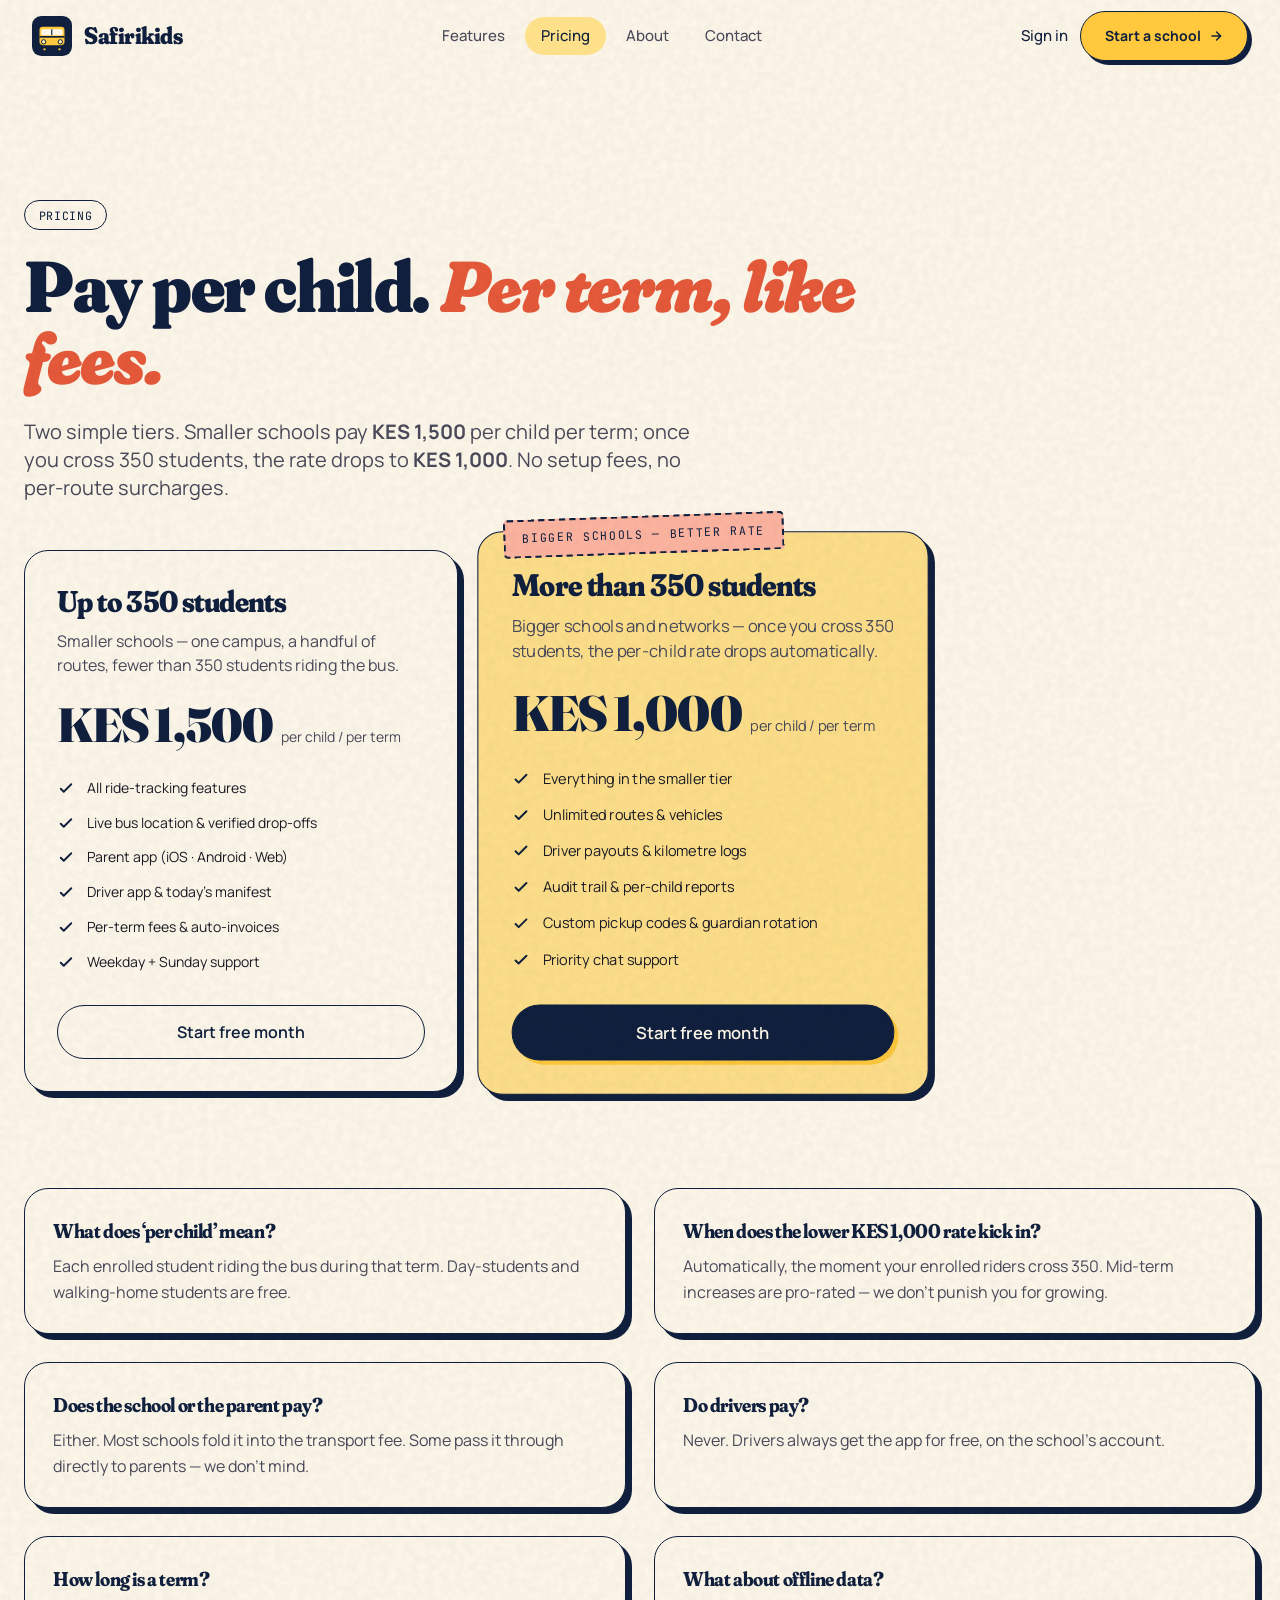
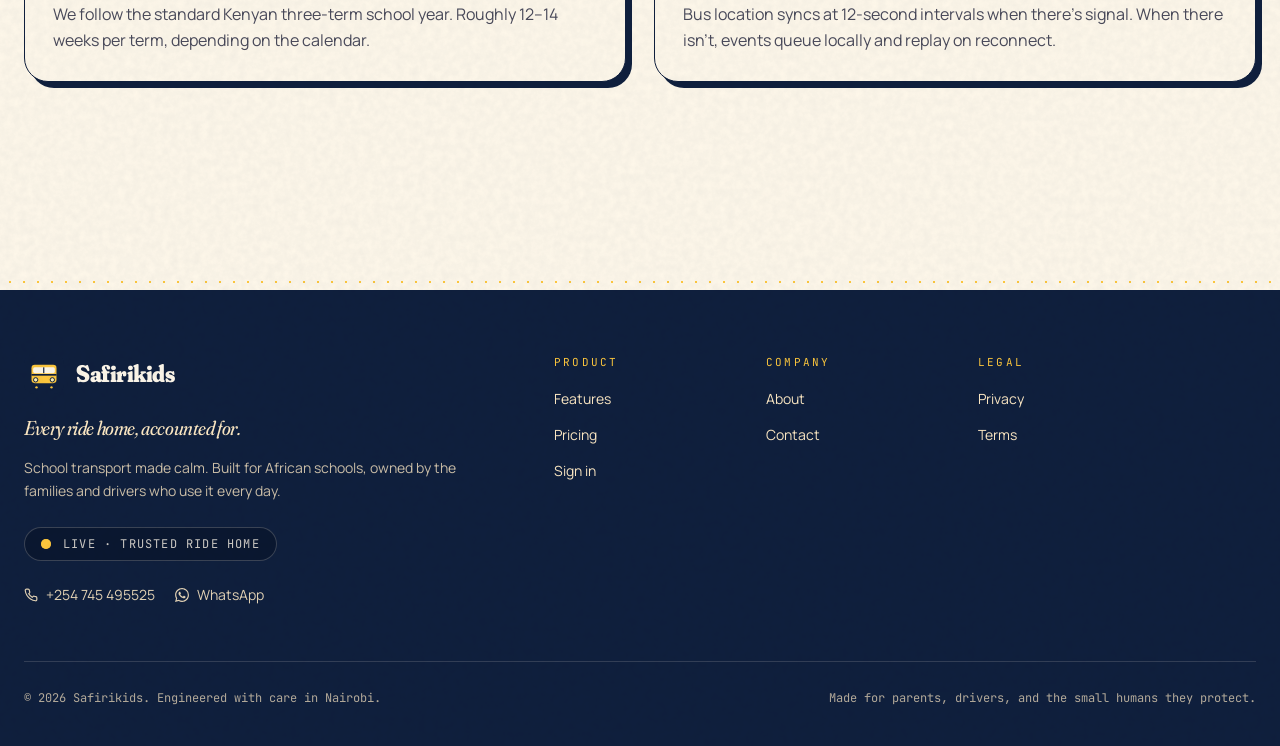
<file: pricing.html>
<!DOCTYPE html><!--JXahZqIPqe3ogNB671CFu--><html lang="en"><head><meta charSet="utf-8"/><meta name="viewport" content="width=device-width, initial-scale=1"/><link rel="stylesheet" href="/_next/static/chunks/b09dce7397c4420e.css" data-precedence="next"/><link rel="preload" as="script" fetchPriority="low" href="/_next/static/chunks/e1d679caba8aaa66.js"/><script src="/_next/static/chunks/4c8a73fa9a568984.js" async=""></script><script src="/_next/static/chunks/1c64b19886203277.js" async=""></script><script src="/_next/static/chunks/c44ba29902c6819e.js" async=""></script><script src="/_next/static/chunks/turbopack-27e2cf467ea67dbc.js" async=""></script><script src="/_next/static/chunks/b247c6a4e0199b74.js" async=""></script><script src="/_next/static/chunks/6c33792a57a66467.js" async=""></script><script src="/_next/static/chunks/beefb697acdd731a.js" async=""></script><link rel="preload" href="https://fonts.googleapis.com/css2?family=Fraunces:opsz,wght@9..144,400;9..144,500;9..144,600;9..144,700;9..144,800;9..144,900&amp;family=Manrope:wght@300;400;500;600;700;800&amp;family=JetBrains+Mono:wght@400;500&amp;display=swap" as="style"/><link rel="preconnect" href="https://fonts.googleapis.com"/><link rel="preconnect" href="https://fonts.gstatic.com" crossorigin=""/><meta name="theme-color" content="#0F1F3D"/><title>Pricing · Safirikids</title><meta name="description" content="Per-child, per-term pricing. KES 1,500 per term for schools under 350 students; KES 1,000 per term once you&#x27;re over 350. No setup fees."/><meta name="author" content="Safirikids"/><link rel="manifest" href="/manifest.json"/><meta name="keywords" content="school bus tracking,child safety,school transport,parent app,school pickup app,driver app,GPS school bus,Kenya school transport,Safirikids"/><meta name="creator" content="Safirikids"/><meta name="publisher" content="Safirikids"/><meta name="robots" content="index, follow"/><meta property="og:title" content="Safirikids — Every ride home, accounted for."/><meta property="og:description" content="Live school-bus tracking, verified pick-ups and drop-offs, and a private channel between drivers, schools and parents. Built for African schools, trusted by parents."/><meta property="og:url" content="https://safirikids.cseco.co.ke"/><meta property="og:site_name" content="Safirikids"/><meta property="og:locale" content="en_US"/><meta property="og:image" content="https://safirikids.cseco.co.ke/og-image.png"/><meta property="og:image:width" content="1200"/><meta property="og:image:height" content="630"/><meta property="og:image:alt" content="Safirikids — school transport, in your pocket"/><meta property="og:image:type" content="image/png"/><meta property="og:type" content="website"/><meta name="twitter:card" content="summary_large_image"/><meta name="twitter:title" content="Safirikids — Every ride home, accounted for."/><meta name="twitter:description" content="Live school-bus tracking, verified pick-ups and drop-offs, and a private channel between drivers, schools and parents. Built for African schools, trusted by parents."/><meta name="twitter:image" content="https://safirikids.cseco.co.ke/og-image.png"/><link rel="icon" href="/favicon.svg" type="image/svg+xml"/><link rel="icon" href="/favicon.png" type="image/png" sizes="32x32"/><link rel="apple-touch-icon" href="/apple-touch-icon.png"/><link rel="stylesheet" href="https://fonts.googleapis.com/css2?family=Fraunces:opsz,wght@9..144,400;9..144,500;9..144,600;9..144,700;9..144,800;9..144,900&amp;family=Manrope:wght@300;400;500;600;700;800&amp;family=JetBrains+Mono:wght@400;500&amp;display=swap"/><script src="/_next/static/chunks/a6dad97d9634a72d.js" noModule=""></script></head><body class="font-sans antialiased bg-[var(--color-cream)] text-[var(--color-ink)] min-h-screen grain"><div hidden=""><!--$--><!--/$--></div><header class="sticky top-0 z-50 transition-all duration-300 bg-transparent"><div class="max-w-7xl mx-auto px-5 sm:px-8 h-[72px] flex items-center justify-between"><a class="flex items-center gap-3 group" aria-label="Safirikids" href="/"><svg width="40" height="40" viewBox="0 0 48 48" xmlns="http://www.w3.org/2000/svg" class="" aria-hidden="true"><rect width="48" height="48" rx="11" fill="#0F1F3D"></rect><rect x="9" y="13" width="30" height="22" rx="4" fill="#FFC83D"></rect><rect x="11" y="16" width="26" height="7" rx="2" fill="#FFF8EA"></rect><rect x="23" y="16" width="1.4" height="7" fill="#0F1F3D"></rect><rect x="9" y="24" width="30" height="2" fill="#0F1F3D"></rect><circle cx="14" cy="31" r="2.6" fill="#FFF1B5" stroke="#0F1F3D" stroke-width="1.2"></circle><circle cx="34" cy="31" r="2.6" fill="#FFF1B5" stroke="#0F1F3D" stroke-width="1.2"></circle><circle cx="15" cy="40" r="3.6" fill="#0F1F3D"></circle><circle cx="15" cy="40" r="1.4" fill="#FFC83D"></circle><circle cx="33" cy="40" r="3.6" fill="#0F1F3D"></circle><circle cx="33" cy="40" r="1.4" fill="#FFC83D"></circle></svg><span class="font-display text-2xl font-extrabold text-[var(--color-navy)] tracking-tight group-hover:text-[var(--color-coral-deep)] transition-colors" style="font-variation-settings:&quot;opsz&quot; 144, &quot;SOFT&quot; 100">Safirikids</span></a><nav class="hidden md:flex items-center gap-1"><a class="px-4 py-2 text-[15px] font-medium rounded-full transition-all text-[var(--color-ink-soft)] hover:text-[var(--color-navy)] hover:bg-[var(--color-cream-deep)]" href="/features">Features</a><a class="px-4 py-2 text-[15px] font-medium rounded-full transition-all text-[var(--color-navy)] bg-[var(--color-sun-soft)]" href="/pricing">Pricing</a><a class="px-4 py-2 text-[15px] font-medium rounded-full transition-all text-[var(--color-ink-soft)] hover:text-[var(--color-navy)] hover:bg-[var(--color-cream-deep)]" href="/about">About</a><a class="px-4 py-2 text-[15px] font-medium rounded-full transition-all text-[var(--color-ink-soft)] hover:text-[var(--color-navy)] hover:bg-[var(--color-cream-deep)]" href="/contact">Contact</a></nav><div class="hidden md:flex items-center gap-3"><a href="https://app.safirikids.cseco.co.ke" class="text-[15px] font-medium text-[var(--color-navy)] hover:text-[var(--color-coral-deep)] transition-colors">Sign in</a><a href="https://app.safirikids.cseco.co.ke/?signup=1" class="btn-sun text-sm">Start a school<svg width="14" height="14" viewBox="0 0 24 24" fill="none" stroke="currentColor" stroke-width="2.5" stroke-linecap="round" stroke-linejoin="round"><path d="M5 12h14M13 5l7 7-7 7"></path></svg></a></div><button aria-label="Toggle menu" aria-expanded="false" class="md:hidden inline-flex items-center justify-center w-10 h-10 rounded-full border-[1.5px] border-[var(--color-navy)] bg-[var(--color-cream)]"><svg width="20" height="20" viewBox="0 0 24 24" fill="none" stroke="currentColor" stroke-width="2"><line x1="3" y1="7" x2="21" y2="7"></line><line x1="3" y1="17" x2="21" y2="17"></line></svg></button></div></header><main class="relative"><section class="relative max-w-7xl mx-auto px-6 pt-20 md:pt-32 pb-12"><span class="pill animate-rise">Pricing</span><h1 class="font-display text-5xl md:text-7xl font-black text-[var(--color-navy)] mt-5 leading-[1.0] max-w-4xl animate-rise delay-100" style="font-variation-settings:&quot;opsz&quot; 144, &quot;SOFT&quot; 60">Pay per child.<!-- --> <span class="italic font-display-soft text-[var(--color-coral-deep)]">Per term, like fees.</span></h1><p class="mt-6 text-lg md:text-xl text-[var(--color-ink-soft)] max-w-2xl animate-rise delay-200">Two simple tiers. Smaller schools pay <strong>KES 1,500</strong> per child per term; once you cross 350 students, the rate drops to<!-- --> <strong>KES 1,000</strong>. No setup fees, no per-route surcharges.</p></section><section class="max-w-7xl mx-auto px-6 pb-24"><div class="grid md:grid-cols-2 gap-7 max-w-4xl"><article class="editorial-card rounded-3xl p-8 relative animate-rise " style="animation-delay:0ms"><h3 class="font-display text-3xl font-extrabold leading-tight text-[var(--color-navy)]" style="font-variation-settings:&quot;opsz&quot; 144, &quot;SOFT&quot; 80">Up to 350 students</h3><p class="mt-2 text-[var(--color-ink-soft)]">Smaller schools — one campus, a handful of routes, fewer than 350 students riding the bus.</p><div class="mt-6 flex items-baseline gap-2"><span class="font-display text-5xl font-black text-[var(--color-navy)]" style="font-variation-settings:&quot;opsz&quot; 144">KES 1,500</span><span class="text-sm text-[var(--color-ink-soft)]">per child / per term</span></div><ul class="mt-7 space-y-3 text-[var(--color-ink)]"><li class="flex items-start gap-3 text-sm leading-relaxed"><svg width="18" height="18" viewBox="0 0 24 24" fill="none" class="flex-shrink-0 mt-0.5" stroke="#0F1F3D" stroke-width="2.5" stroke-linecap="round" stroke-linejoin="round"><path d="M5 13l4 4L19 7"></path></svg>All ride-tracking features</li><li class="flex items-start gap-3 text-sm leading-relaxed"><svg width="18" height="18" viewBox="0 0 24 24" fill="none" class="flex-shrink-0 mt-0.5" stroke="#0F1F3D" stroke-width="2.5" stroke-linecap="round" stroke-linejoin="round"><path d="M5 13l4 4L19 7"></path></svg>Live bus location &amp; verified drop-offs</li><li class="flex items-start gap-3 text-sm leading-relaxed"><svg width="18" height="18" viewBox="0 0 24 24" fill="none" class="flex-shrink-0 mt-0.5" stroke="#0F1F3D" stroke-width="2.5" stroke-linecap="round" stroke-linejoin="round"><path d="M5 13l4 4L19 7"></path></svg>Parent app (iOS · Android · Web)</li><li class="flex items-start gap-3 text-sm leading-relaxed"><svg width="18" height="18" viewBox="0 0 24 24" fill="none" class="flex-shrink-0 mt-0.5" stroke="#0F1F3D" stroke-width="2.5" stroke-linecap="round" stroke-linejoin="round"><path d="M5 13l4 4L19 7"></path></svg>Driver app &amp; today&#x27;s manifest</li><li class="flex items-start gap-3 text-sm leading-relaxed"><svg width="18" height="18" viewBox="0 0 24 24" fill="none" class="flex-shrink-0 mt-0.5" stroke="#0F1F3D" stroke-width="2.5" stroke-linecap="round" stroke-linejoin="round"><path d="M5 13l4 4L19 7"></path></svg>Per-term fees &amp; auto-invoices</li><li class="flex items-start gap-3 text-sm leading-relaxed"><svg width="18" height="18" viewBox="0 0 24 24" fill="none" class="flex-shrink-0 mt-0.5" stroke="#0F1F3D" stroke-width="2.5" stroke-linecap="round" stroke-linejoin="round"><path d="M5 13l4 4L19 7"></path></svg>Weekday + Sunday support</li></ul><a href="https://app.safirikids.cseco.co.ke/?signup=1" class="mt-8 inline-flex w-full justify-center btn-secondary">Start free month</a></article><article class="editorial-card-sun rounded-3xl p-8 relative animate-rise md:scale-[1.04] md:-translate-y-2" style="animation-delay:100ms"><span class="stamp absolute -top-4 left-6" style="background:var(--color-coral-soft)">Bigger schools — better rate</span><h3 class="font-display text-3xl font-extrabold leading-tight text-[var(--color-navy)]" style="font-variation-settings:&quot;opsz&quot; 144, &quot;SOFT&quot; 80">More than 350 students</h3><p class="mt-2 text-[var(--color-ink-soft)]">Bigger schools and networks — once you cross 350 students, the per-child rate drops automatically.</p><div class="mt-6 flex items-baseline gap-2"><span class="font-display text-5xl font-black text-[var(--color-navy)]" style="font-variation-settings:&quot;opsz&quot; 144">KES 1,000</span><span class="text-sm text-[var(--color-ink-soft)]">per child / per term</span></div><ul class="mt-7 space-y-3 text-[var(--color-ink)]"><li class="flex items-start gap-3 text-sm leading-relaxed"><svg width="18" height="18" viewBox="0 0 24 24" fill="none" class="flex-shrink-0 mt-0.5" stroke="#0F1F3D" stroke-width="2.5" stroke-linecap="round" stroke-linejoin="round"><path d="M5 13l4 4L19 7"></path></svg>Everything in the smaller tier</li><li class="flex items-start gap-3 text-sm leading-relaxed"><svg width="18" height="18" viewBox="0 0 24 24" fill="none" class="flex-shrink-0 mt-0.5" stroke="#0F1F3D" stroke-width="2.5" stroke-linecap="round" stroke-linejoin="round"><path d="M5 13l4 4L19 7"></path></svg>Unlimited routes &amp; vehicles</li><li class="flex items-start gap-3 text-sm leading-relaxed"><svg width="18" height="18" viewBox="0 0 24 24" fill="none" class="flex-shrink-0 mt-0.5" stroke="#0F1F3D" stroke-width="2.5" stroke-linecap="round" stroke-linejoin="round"><path d="M5 13l4 4L19 7"></path></svg>Driver payouts &amp; kilometre logs</li><li class="flex items-start gap-3 text-sm leading-relaxed"><svg width="18" height="18" viewBox="0 0 24 24" fill="none" class="flex-shrink-0 mt-0.5" stroke="#0F1F3D" stroke-width="2.5" stroke-linecap="round" stroke-linejoin="round"><path d="M5 13l4 4L19 7"></path></svg>Audit trail &amp; per-child reports</li><li class="flex items-start gap-3 text-sm leading-relaxed"><svg width="18" height="18" viewBox="0 0 24 24" fill="none" class="flex-shrink-0 mt-0.5" stroke="#0F1F3D" stroke-width="2.5" stroke-linecap="round" stroke-linejoin="round"><path d="M5 13l4 4L19 7"></path></svg>Custom pickup codes &amp; guardian rotation</li><li class="flex items-start gap-3 text-sm leading-relaxed"><svg width="18" height="18" viewBox="0 0 24 24" fill="none" class="flex-shrink-0 mt-0.5" stroke="#0F1F3D" stroke-width="2.5" stroke-linecap="round" stroke-linejoin="round"><path d="M5 13l4 4L19 7"></path></svg>Priority chat support</li></ul><a href="https://app.safirikids.cseco.co.ke/?signup=1" class="mt-8 inline-flex w-full justify-center btn-primary">Start free month</a></article></div><div class="mt-24 grid md:grid-cols-2 gap-7"><div class="editorial-card rounded-3xl p-7"><h4 class="font-display text-xl font-bold text-[var(--color-navy)]" style="font-variation-settings:&quot;opsz&quot; 144, &quot;SOFT&quot; 80">What does ‘per child’ mean?</h4><p class="mt-2 text-[var(--color-ink-soft)] leading-relaxed">Each enrolled student riding the bus during that term. Day-students and walking-home students are free.</p></div><div class="editorial-card rounded-3xl p-7"><h4 class="font-display text-xl font-bold text-[var(--color-navy)]" style="font-variation-settings:&quot;opsz&quot; 144, &quot;SOFT&quot; 80">When does the lower KES 1,000 rate kick in?</h4><p class="mt-2 text-[var(--color-ink-soft)] leading-relaxed">Automatically, the moment your enrolled riders cross 350. Mid-term increases are pro-rated — we don&#x27;t punish you for growing.</p></div><div class="editorial-card rounded-3xl p-7"><h4 class="font-display text-xl font-bold text-[var(--color-navy)]" style="font-variation-settings:&quot;opsz&quot; 144, &quot;SOFT&quot; 80">Does the school or the parent pay?</h4><p class="mt-2 text-[var(--color-ink-soft)] leading-relaxed">Either. Most schools fold it into the transport fee. Some pass it through directly to parents — we don&#x27;t mind.</p></div><div class="editorial-card rounded-3xl p-7"><h4 class="font-display text-xl font-bold text-[var(--color-navy)]" style="font-variation-settings:&quot;opsz&quot; 144, &quot;SOFT&quot; 80">Do drivers pay?</h4><p class="mt-2 text-[var(--color-ink-soft)] leading-relaxed">Never. Drivers always get the app for free, on the school&#x27;s account.</p></div><div class="editorial-card rounded-3xl p-7"><h4 class="font-display text-xl font-bold text-[var(--color-navy)]" style="font-variation-settings:&quot;opsz&quot; 144, &quot;SOFT&quot; 80">How long is a term?</h4><p class="mt-2 text-[var(--color-ink-soft)] leading-relaxed">We follow the standard Kenyan three-term school year. Roughly 12–14 weeks per term, depending on the calendar.</p></div><div class="editorial-card rounded-3xl p-7"><h4 class="font-display text-xl font-bold text-[var(--color-navy)]" style="font-variation-settings:&quot;opsz&quot; 144, &quot;SOFT&quot; 80">What about offline data?</h4><p class="mt-2 text-[var(--color-ink-soft)] leading-relaxed">Bus location syncs at 12-second intervals when there&#x27;s signal. When there isn&#x27;t, events queue locally and replay on reconnect.</p></div></div></section><!--$--><!--/$--></main><footer class="relative bg-[var(--color-navy)] text-[var(--color-cream)] mt-24"><div class="h-4 text-[var(--color-sun)] route-line bg-[var(--color-cream)]" aria-hidden="true"></div><div class="max-w-7xl mx-auto px-6 pt-16 pb-10"><div class="grid grid-cols-2 md:grid-cols-12 gap-10 mb-14"><div class="col-span-2 md:col-span-5"><a class="flex items-center gap-3 mb-5 group w-fit" href="/"><svg width="40" height="40" viewBox="0 0 48 48" xmlns="http://www.w3.org/2000/svg" class="" aria-hidden="true"><rect width="48" height="48" rx="11" fill="#0F1F3D"></rect><rect x="9" y="13" width="30" height="22" rx="4" fill="#FFC83D"></rect><rect x="11" y="16" width="26" height="7" rx="2" fill="#FFF8EA"></rect><rect x="23" y="16" width="1.4" height="7" fill="#0F1F3D"></rect><rect x="9" y="24" width="30" height="2" fill="#0F1F3D"></rect><circle cx="14" cy="31" r="2.6" fill="#FFF1B5" stroke="#0F1F3D" stroke-width="1.2"></circle><circle cx="34" cy="31" r="2.6" fill="#FFF1B5" stroke="#0F1F3D" stroke-width="1.2"></circle><circle cx="15" cy="40" r="3.6" fill="#0F1F3D"></circle><circle cx="15" cy="40" r="1.4" fill="#FFC83D"></circle><circle cx="33" cy="40" r="3.6" fill="#0F1F3D"></circle><circle cx="33" cy="40" r="1.4" fill="#FFC83D"></circle></svg><span class="font-display text-2xl font-extrabold text-[var(--color-cream)]" style="font-variation-settings:&quot;opsz&quot; 144, &quot;SOFT&quot; 100">Safirikids</span></a><p class="font-display italic text-xl text-[var(--color-cream-warm)] max-w-md leading-snug">Every ride home, accounted for.</p><p class="text-sm text-[var(--color-cream-warm)]/80 mt-4 max-w-md leading-relaxed">School transport made calm. Built for African schools, owned by the families and drivers who use it every day.</p><div class="mt-6 inline-flex items-center gap-3 px-4 py-2 rounded-full border border-[var(--color-cream)]/20 bg-[var(--color-navy-deep)]"><span class="relative flex h-2.5 w-2.5"><span class="absolute inline-flex h-full w-full rounded-full bg-[var(--color-sun)] opacity-70 beacon"></span><span class="relative inline-flex rounded-full h-2.5 w-2.5 bg-[var(--color-sun)]"></span></span><span class="font-mono text-xs uppercase tracking-widest text-[var(--color-cream)]/80">Live · trusted ride home</span></div><div class="mt-6 flex flex-wrap gap-x-5 gap-y-2 text-sm text-[var(--color-cream-warm)]/90"><a href="tel:+254745495525" class="inline-flex items-center gap-2 hover:text-[var(--color-sun)] transition-colors"><svg width="14" height="14" viewBox="0 0 24 24" fill="none" stroke="currentColor" stroke-width="2" stroke-linecap="round" stroke-linejoin="round"><path d="M22 16.92v3a2 2 0 0 1-2.18 2 19.79 19.79 0 0 1-8.63-3.07 19.5 19.5 0 0 1-6-6 19.79 19.79 0 0 1-3.07-8.67A2 2 0 0 1 4.11 2h3a2 2 0 0 1 2 1.72 12.84 12.84 0 0 0 .7 2.81 2 2 0 0 1-.45 2.11L8.09 9.91a16 16 0 0 0 6 6l1.27-1.27a2 2 0 0 1 2.11-.45 12.84 12.84 0 0 0 2.81.7A2 2 0 0 1 22 16.92z"></path></svg>+254 745 495525</a><a href="https://wa.me/254745495525" target="_blank" rel="noopener noreferrer" class="inline-flex items-center gap-2 hover:text-[var(--color-sun)] transition-colors"><svg width="14" height="14" viewBox="0 0 24 24" fill="currentColor"><path d="M17.472 14.382c-.297-.149-1.758-.867-2.03-.967-.273-.099-.471-.148-.67.15-.197.297-.767.966-.94 1.164-.173.199-.347.223-.644.075-.297-.15-1.255-.463-2.39-1.475-.883-.788-1.48-1.761-1.653-2.059-.173-.297-.018-.458.13-.606.134-.133.298-.347.446-.52.149-.174.198-.298.298-.497.099-.198.05-.371-.025-.52-.075-.149-.669-1.612-.916-2.207-.242-.579-.487-.5-.669-.51-.173-.008-.371-.01-.57-.01-.198 0-.52.074-.792.372-.272.297-1.04 1.016-1.04 2.479 0 1.462 1.065 2.875 1.213 3.074.149.198 2.096 3.2 5.077 4.487.709.306 1.262.489 1.694.625.712.227 1.36.195 1.871.118.571-.085 1.758-.719 2.006-1.413.248-.694.248-1.289.173-1.413-.074-.124-.272-.198-.57-.347m-5.421 7.403h-.004a9.87 9.87 0 0 1-5.031-1.378l-.361-.214-3.741.982.998-3.648-.235-.374a9.86 9.86 0 0 1-1.51-5.26c.001-5.45 4.436-9.884 9.888-9.884 2.64 0 5.122 1.03 6.988 2.898a9.825 9.825 0 0 1 2.893 6.994c-.003 5.45-4.437 9.884-9.885 9.884m8.413-18.297A11.815 11.815 0 0 0 12.05 0C5.495 0 .16 5.335.157 11.892c0 2.096.547 4.142 1.588 5.945L.057 24l6.305-1.654a11.882 11.882 0 0 0 5.683 1.448h.005c6.554 0 11.89-5.335 11.893-11.893a11.821 11.821 0 0 0-3.48-8.413"></path></svg>WhatsApp</a></div></div><div class="md:col-span-2"><h4 class="font-mono text-[11px] tracking-[0.2em] text-[var(--color-sun)] uppercase mb-4">Product</h4><ul class="space-y-3"><li><a class="text-sm text-[var(--color-cream-warm)] hover:text-[var(--color-sun)] transition-colors" href="/features">Features</a></li><li><a class="text-sm text-[var(--color-cream-warm)] hover:text-[var(--color-sun)] transition-colors" href="/pricing">Pricing</a></li><li><a href="https://app.safirikids.cseco.co.ke" class="text-sm text-[var(--color-cream-warm)] hover:text-[var(--color-sun)] transition-colors">Sign in</a></li></ul></div><div class="md:col-span-2"><h4 class="font-mono text-[11px] tracking-[0.2em] text-[var(--color-sun)] uppercase mb-4">Company</h4><ul class="space-y-3"><li><a class="text-sm text-[var(--color-cream-warm)] hover:text-[var(--color-sun)] transition-colors" href="/about">About</a></li><li><a class="text-sm text-[var(--color-cream-warm)] hover:text-[var(--color-sun)] transition-colors" href="/contact">Contact</a></li></ul></div><div class="md:col-span-2"><h4 class="font-mono text-[11px] tracking-[0.2em] text-[var(--color-sun)] uppercase mb-4">Legal</h4><ul class="space-y-3"><li><a class="text-sm text-[var(--color-cream-warm)] hover:text-[var(--color-sun)] transition-colors" href="/privacy">Privacy</a></li><li><a class="text-sm text-[var(--color-cream-warm)] hover:text-[var(--color-sun)] transition-colors" href="/terms">Terms</a></li></ul></div></div><div class="border-t border-[var(--color-cream)]/15 pt-7 flex flex-col md:flex-row justify-between items-start md:items-center gap-4"><p class="text-xs font-mono text-[var(--color-cream-warm)]/70">© <!-- -->2026<!-- --> <!-- -->Safirikids<!-- -->. Engineered with care in Nairobi.</p><p class="text-xs font-mono text-[var(--color-cream-warm)]/70">Made for parents, drivers, and the small humans they protect.</p></div></div></footer><script src="/_next/static/chunks/e1d679caba8aaa66.js" id="_R_" async=""></script><script>(self.__next_f=self.__next_f||[]).push([0])</script><script>self.__next_f.push([1,"1:\"$Sreact.fragment\"\n2:I[2971,[\"/_next/static/chunks/b247c6a4e0199b74.js\"],\"Header\"]\n3:I[92322,[\"/_next/static/chunks/6c33792a57a66467.js\",\"/_next/static/chunks/beefb697acdd731a.js\"],\"default\"]\n4:I[81409,[\"/_next/static/chunks/6c33792a57a66467.js\",\"/_next/static/chunks/beefb697acdd731a.js\"],\"default\"]\n5:I[74426,[\"/_next/static/chunks/b247c6a4e0199b74.js\"],\"\"]\nf:I[60374,[\"/_next/static/chunks/6c33792a57a66467.js\",\"/_next/static/chunks/beefb697acdd731a.js\"],\"default\"]\n:HL[\"/_next/static/chunks/b09dce7397c4420e.css\",\"style\"]\n:HL[\"https://fonts.googleapis.com/css2?family=Fraunces:opsz,wght@9..144,400;9..144,500;9..144,600;9..144,700;9..144,800;9..144,900\u0026family=Manrope:wght@300;400;500;600;700;800\u0026family=JetBrains+Mono:wght@400;500\u0026display=swap\",\"style\"]\n"])</script><script>self.__next_f.push([1,"0:{\"P\":null,\"b\":\"JXahZqIPqe3ogNB671CFu\",\"c\":[\"\",\"pricing\"],\"q\":\"\",\"i\":false,\"f\":[[[\"\",{\"children\":[\"pricing\",{\"children\":[\"__PAGE__\",{}]}]},\"$undefined\",\"$undefined\",true],[[\"$\",\"$1\",\"c\",{\"children\":[[[\"$\",\"link\",\"0\",{\"rel\":\"stylesheet\",\"href\":\"/_next/static/chunks/b09dce7397c4420e.css\",\"precedence\":\"next\",\"crossOrigin\":\"$undefined\",\"nonce\":\"$undefined\"}],[\"$\",\"script\",\"script-0\",{\"src\":\"/_next/static/chunks/b247c6a4e0199b74.js\",\"async\":true,\"nonce\":\"$undefined\"}]],[\"$\",\"html\",null,{\"lang\":\"en\",\"children\":[[\"$\",\"head\",null,{\"children\":[[\"$\",\"link\",null,{\"rel\":\"preconnect\",\"href\":\"https://fonts.googleapis.com\"}],[\"$\",\"link\",null,{\"rel\":\"preconnect\",\"href\":\"https://fonts.gstatic.com\",\"crossOrigin\":\"\"}],[\"$\",\"link\",null,{\"rel\":\"stylesheet\",\"href\":\"https://fonts.googleapis.com/css2?family=Fraunces:opsz,wght@9..144,400;9..144,500;9..144,600;9..144,700;9..144,800;9..144,900\u0026family=Manrope:wght@300;400;500;600;700;800\u0026family=JetBrains+Mono:wght@400;500\u0026display=swap\"}]]}],[\"$\",\"body\",null,{\"className\":\"font-sans antialiased bg-[var(--color-cream)] text-[var(--color-ink)] min-h-screen grain\",\"children\":[[\"$\",\"$L2\",null,{}],[\"$\",\"main\",null,{\"className\":\"relative\",\"children\":[\"$\",\"$L3\",null,{\"parallelRouterKey\":\"children\",\"error\":\"$undefined\",\"errorStyles\":\"$undefined\",\"errorScripts\":\"$undefined\",\"template\":[\"$\",\"$L4\",null,{}],\"templateStyles\":\"$undefined\",\"templateScripts\":\"$undefined\",\"notFound\":[[[\"$\",\"title\",null,{\"children\":\"404: This page could not be found.\"}],[\"$\",\"div\",null,{\"style\":{\"fontFamily\":\"system-ui,\\\"Segoe UI\\\",Roboto,Helvetica,Arial,sans-serif,\\\"Apple Color Emoji\\\",\\\"Segoe UI Emoji\\\"\",\"height\":\"100vh\",\"textAlign\":\"center\",\"display\":\"flex\",\"flexDirection\":\"column\",\"alignItems\":\"center\",\"justifyContent\":\"center\"},\"children\":[\"$\",\"div\",null,{\"children\":[[\"$\",\"style\",null,{\"dangerouslySetInnerHTML\":{\"__html\":\"body{color:#000;background:#fff;margin:0}.next-error-h1{border-right:1px solid rgba(0,0,0,.3)}@media (prefers-color-scheme:dark){body{color:#fff;background:#000}.next-error-h1{border-right:1px solid rgba(255,255,255,.3)}}\"}}],[\"$\",\"h1\",null,{\"className\":\"next-error-h1\",\"style\":{\"display\":\"inline-block\",\"margin\":\"0 20px 0 0\",\"padding\":\"0 23px 0 0\",\"fontSize\":24,\"fontWeight\":500,\"verticalAlign\":\"top\",\"lineHeight\":\"49px\"},\"children\":404}],[\"$\",\"div\",null,{\"style\":{\"display\":\"inline-block\"},\"children\":[\"$\",\"h2\",null,{\"style\":{\"fontSize\":14,\"fontWeight\":400,\"lineHeight\":\"49px\",\"margin\":0},\"children\":\"This page could not be found.\"}]}]]}]}]],[]],\"forbidden\":\"$undefined\",\"unauthorized\":\"$undefined\"}]}],[\"$\",\"footer\",null,{\"className\":\"relative bg-[var(--color-navy)] text-[var(--color-cream)] mt-24\",\"children\":[[\"$\",\"div\",null,{\"className\":\"h-4 text-[var(--color-sun)] route-line bg-[var(--color-cream)]\",\"aria-hidden\":true}],[\"$\",\"div\",null,{\"className\":\"max-w-7xl mx-auto px-6 pt-16 pb-10\",\"children\":[[\"$\",\"div\",null,{\"className\":\"grid grid-cols-2 md:grid-cols-12 gap-10 mb-14\",\"children\":[[\"$\",\"div\",null,{\"className\":\"col-span-2 md:col-span-5\",\"children\":[[\"$\",\"$L5\",null,{\"href\":\"/\",\"className\":\"flex items-center gap-3 mb-5 group w-fit\",\"children\":[[\"$\",\"svg\",null,{\"width\":40,\"height\":40,\"viewBox\":\"0 0 48 48\",\"xmlns\":\"http://www.w3.org/2000/svg\",\"className\":\"\",\"aria-hidden\":\"true\",\"children\":[[\"$\",\"rect\",null,{\"width\":\"48\",\"height\":\"48\",\"rx\":\"11\",\"fill\":\"#0F1F3D\"}],[\"$\",\"rect\",null,{\"x\":\"9\",\"y\":\"13\",\"width\":\"30\",\"height\":\"22\",\"rx\":\"4\",\"fill\":\"#FFC83D\"}],[\"$\",\"rect\",null,{\"x\":\"11\",\"y\":\"16\",\"width\":\"26\",\"height\":\"7\",\"rx\":\"2\",\"fill\":\"#FFF8EA\"}],[\"$\",\"rect\",null,{\"x\":\"23\",\"y\":\"16\",\"width\":\"1.4\",\"height\":\"7\",\"fill\":\"#0F1F3D\"}],[\"$\",\"rect\",null,{\"x\":\"9\",\"y\":\"24\",\"width\":\"30\",\"height\":\"2\",\"fill\":\"#0F1F3D\"}],[\"$\",\"circle\",null,{\"cx\":\"14\",\"cy\":\"31\",\"r\":\"2.6\",\"fill\":\"#FFF1B5\",\"stroke\":\"#0F1F3D\",\"strokeWidth\":\"1.2\"}],[\"$\",\"circle\",null,{\"cx\":\"34\",\"cy\":\"31\",\"r\":\"2.6\",\"fill\":\"#FFF1B5\",\"stroke\":\"#0F1F3D\",\"strokeWidth\":\"1.2\"}],[\"$\",\"circle\",null,{\"cx\":\"15\",\"cy\":\"40\",\"r\":\"3.6\",\"fill\":\"#0F1F3D\"}],[\"$\",\"circle\",null,{\"cx\":\"15\",\"cy\":\"40\",\"r\":\"1.4\",\"fill\":\"#FFC83D\"}],[\"$\",\"circle\",null,{\"cx\":\"33\",\"cy\":\"40\",\"r\":\"3.6\",\"fill\":\"#0F1F3D\"}],[\"$\",\"circle\",null,{\"cx\":\"33\",\"cy\":\"40\",\"r\":\"1.4\",\"fill\":\"#FFC83D\"}]]}],[\"$\",\"span\",null,{\"className\":\"font-display text-2xl font-extrabold text-[var(--color-cream)]\",\"style\":{\"fontVariationSettings\":\"\\\"opsz\\\" 144, \\\"SOFT\\\" 100\"},\"children\":\"Safirikids\"}]]}],[\"$\",\"p\",null,{\"className\":\"font-display italic text-xl text-[var(--color-cream-warm)] max-w-md leading-snug\",\"children\":\"Every ride home, accounted for.\"}],[\"$\",\"p\",null,{\"className\":\"text-sm text-[var(--color-cream-warm)]/80 mt-4 max-w-md leading-relaxed\",\"children\":\"School transport made calm. Built for African schools, owned by the families and drivers who use it every day.\"}],\"$L6\",\"$L7\"]}],[\"$L8\",\"$L9\",\"$La\"]]}],\"$Lb\"]}]]}]]}]]}]]}],{\"children\":[\"$Lc\",{\"children\":[\"$Ld\",{},null,false,false]},null,false,false]},null,false,false],\"$Le\",false]],\"m\":\"$undefined\",\"G\":[\"$f\",[]],\"S\":true}\n"])</script><script>self.__next_f.push([1,"16:I[19091,[\"/_next/static/chunks/6c33792a57a66467.js\",\"/_next/static/chunks/beefb697acdd731a.js\"],\"ViewportBoundary\"]\n18:I[19091,[\"/_next/static/chunks/6c33792a57a66467.js\",\"/_next/static/chunks/beefb697acdd731a.js\"],\"MetadataBoundary\"]\n19:\"$Sreact.suspense\"\n6:[\"$\",\"div\",null,{\"className\":\"mt-6 inline-flex items-center gap-3 px-4 py-2 rounded-full border border-[var(--color-cream)]/20 bg-[var(--color-navy-deep)]\",\"children\":[[\"$\",\"span\",null,{\"className\":\"relative flex h-2.5 w-2.5\",\"children\":[[\"$\",\"span\",null,{\"className\":\"absolute inline-flex h-full w-full rounded-full bg-[var(--color-sun)] opacity-70 beacon\"}],[\"$\",\"span\",null,{\"className\":\"relative inline-flex rounded-full h-2.5 w-2.5 bg-[var(--color-sun)]\"}]]}],[\"$\",\"span\",null,{\"className\":\"font-mono text-xs uppercase tracking-widest text-[var(--color-cream)]/80\",\"children\":\"Live · trusted ride home\"}]]}]\n10:T458,M17.472 14.382c-.297-.149-1.758-.867-2.03-.967-.273-.099-.471-.148-.67.15-.197.297-.767.966-.94 1.164-.173.199-.347.223-.644.075-.297-.15-1.255-.463-2.39-1.475-.883-.788-1.48-1.761-1.653-2.059-.173-.297-.018-.458.13-.606.134-.133.298-.347.446-.52.149-.174.198-.298.298-.497.099-.198.05-.371-.025-.52-.075-.149-.669-1.612-.916-2.207-.242-.579-.487-.5-.669-.51-.173-.008-.371-.01-.57-.01-.198 0-.52.074-.792.372-.272.297-1.04 1.016-1.04 2.479 0 1.462 1.065 2.875 1.213 3.074.149.198 2.096 3.2 5.077 4.487.709.306 1.262.489 1.694.625.712.227 1.36.195 1.871.118.571-.085 1.758-.719 2.006-1.413.248-.694.248-1.289.173-1.413-.074-.124-.272-.198-.57-.347m-5.421 7.403h-.004a9.87 9.87 0 0 1-5.031-1.378l-.361-.214-3.741.982.998-3.648-.235-.374a9.86 9.86 0 0 1-1.51-5.26c.001-5.45 4.436-9.884 9.888-9.884 2.64 0 5.122 1.03 6.988 2.898a9.825 9.825 0 0 1 2.893 6.994c-.003 5.45-4.437 9.884-9.885 9.884m8.413-18.297A11.815 11.815 0 0 0 12.05 0C5.495 0 .16 5.335.157 11.892c0 2.096.547 4.142 1.588 5.945L.057 24l6.305-1.654a11.882 11.882 0 0 0 5.683 1.448h.005c6.554 0 11.89-5.335 11.893-11.893a11.821 11.821 0 0 0-3.48-8.4137:[\"$\",\"div\",null,{\"className\":\"mt-6 flex flex-wrap gap-x-5 gap-y-2 text-sm text-[var(--color-cream-warm)]/90\",\"children\":[[\"$\",\"a\",null,{\"href\":\"tel:+254745495525\",\"className\":\"inline-flex items-center gap-2 hover:text-[var(--color-sun)] transition-colors\",\"children\":[[\"$\",\"svg\",null,{\"width\":\"14\",\"height\":\"14\",\"viewBox\":\"0 0 24 24\",\"fill\":\"none\",\"stroke\":\"currentColor\",\"strokeWidth\":\"2\",\"strokeLinecap\":\"round\",\"strokeLinejoin\":\"round\",\"children\":[\"$\",\"path\",null,{\"d\":\"M22 16.92v3a2 2 0 0 1-2.18 2 19.79 19.79 0 0 1-8.63-3.07 19.5 19.5 0 0 1-6-6 19.79 19.79 0 0 1-3.07-8.67A2 2 0 0 1 4.11 2h3a2 2 0 0 1 2 1.72 12.84 12.84 0 0 0 .7 2.81 2 2 0 0 1-.45 2.11L8.09 9.91a16 16 0 0 0 6 6l1.27-1.27a2 2 0 0 1 2.11-.45 12.84 12.84 0 0 0 2.81.7A2 2 0 0 1 22 16.92z\"}]}],\"+254 745 495525\"]}],[\"$\",\"a\",null,{\"href\":\"https://wa.me/254745495525\",\"target\":\"_blank\",\"rel\":\"noopener noreferrer\",\"className\":\"inline-flex items-center gap-2 hover:text-[var(--color-sun)] transition-colors\",\"children\":[[\"$\",\"svg\",null,{\"width\":\"14\",\"height\":\"14\",\"viewBox\":\"0 0 24 24\",\"fill\":\"currentColor\",\"children\":[\"$\",\"path\",null,{\"d\":\"$10\"}]}],\"WhatsApp\"]}]]}]\n8:[\"$\",\"div\",\"Product\",{\"className\":\"md:col-span-2\",\"children\":[[\"$\",\"h4\",null,{\"className\":\"font-mono text-[11px] tracking-[0.2em] text-[var(--color-sun)] uppercase mb-4\",\"children\":\"Product\"}],[\"$\",\"ul\",null,{\"className\":\"space-y-3\",\"children\":[[\"$\",\"li\",\"Features\",{\"children\":[\"$\",\"$L5\",null,{\"href\":\"/features\",\"className\":\"text-sm text-[var(--color-cream-warm)] hover:text-[var(--color-sun)] transition-colors\",\"children\":\"Features\"}]}],[\"$\",\"li\",\"Pricing\",{\"children\":[\"$\",\"$L5\",null,{\"href\":\"/pricing\",\"className\":\"text-sm text-[var(--color-cream-warm)] hover:text-[var(--color-sun)] transition-colors\",\"children\":\"Pricing\"}]}],[\"$\",\"li\",\"Sign in\",{\"children\":[\"$\",\"a\",null,{\"href\":\"https://app.safirikids.cseco.co.ke\",\"className\":\"text-sm text-[var(--color-cream-warm)] hover:text-[var(--color-sun)] transition-colors\",\"children\":\"Sign in\"}]}]]}]]}]\n9:[\"$\",\"div\",\"Company\",{\"className\":\"md:col-span-2\",\"children\":[[\"$\",\"h4\",null,{\"className\":\"font-mono t"])</script><script>self.__next_f.push([1,"ext-[11px] tracking-[0.2em] text-[var(--color-sun)] uppercase mb-4\",\"children\":\"Company\"}],[\"$\",\"ul\",null,{\"className\":\"space-y-3\",\"children\":[[\"$\",\"li\",\"About\",{\"children\":[\"$\",\"$L5\",null,{\"href\":\"/about\",\"className\":\"text-sm text-[var(--color-cream-warm)] hover:text-[var(--color-sun)] transition-colors\",\"children\":\"About\"}]}],[\"$\",\"li\",\"Contact\",{\"children\":[\"$\",\"$L5\",null,{\"href\":\"/contact\",\"className\":\"text-sm text-[var(--color-cream-warm)] hover:text-[var(--color-sun)] transition-colors\",\"children\":\"Contact\"}]}]]}]]}]\na:[\"$\",\"div\",\"Legal\",{\"className\":\"md:col-span-2\",\"children\":[[\"$\",\"h4\",null,{\"className\":\"font-mono text-[11px] tracking-[0.2em] text-[var(--color-sun)] uppercase mb-4\",\"children\":\"Legal\"}],[\"$\",\"ul\",null,{\"className\":\"space-y-3\",\"children\":[[\"$\",\"li\",\"Privacy\",{\"children\":[\"$\",\"$L5\",null,{\"href\":\"/privacy\",\"className\":\"text-sm text-[var(--color-cream-warm)] hover:text-[var(--color-sun)] transition-colors\",\"children\":\"Privacy\"}]}],[\"$\",\"li\",\"Terms\",{\"children\":[\"$\",\"$L5\",null,{\"href\":\"/terms\",\"className\":\"text-sm text-[var(--color-cream-warm)] hover:text-[var(--color-sun)] transition-colors\",\"children\":\"Terms\"}]}]]}]]}]\nb:[\"$\",\"div\",null,{\"className\":\"border-t border-[var(--color-cream)]/15 pt-7 flex flex-col md:flex-row justify-between items-start md:items-center gap-4\",\"children\":[[\"$\",\"p\",null,{\"className\":\"text-xs font-mono text-[var(--color-cream-warm)]/70\",\"children\":[\"© \",2026,\" \",\"Safirikids\",\". Engineered with care in Nairobi.\"]}],[\"$\",\"p\",null,{\"className\":\"text-xs font-mono text-[var(--color-cream-warm)]/70\",\"children\":\"Made for parents, drivers, and the small humans they protect.\"}]]}]\nc:[\"$\",\"$1\",\"c\",{\"children\":[null,[\"$\",\"$L3\",null,{\"parallelRouterKey\":\"children\",\"error\":\"$undefined\",\"errorStyles\":\"$undefined\",\"errorScripts\":\"$undefined\",\"template\":[\"$\",\"$L4\",null,{}],\"templateStyles\":\"$undefined\",\"templateScripts\":\"$undefined\",\"notFound\":\"$undefined\",\"forbidden\":\"$undefined\",\"unauthorized\":\"$undefined\"}]]}]\n"])</script><script>self.__next_f.push([1,"d:[\"$\",\"$1\",\"c\",{\"children\":[[[\"$\",\"section\",null,{\"className\":\"relative max-w-7xl mx-auto px-6 pt-20 md:pt-32 pb-12\",\"children\":[[\"$\",\"span\",null,{\"className\":\"pill animate-rise\",\"children\":\"Pricing\"}],[\"$\",\"h1\",null,{\"className\":\"font-display text-5xl md:text-7xl font-black text-[var(--color-navy)] mt-5 leading-[1.0] max-w-4xl animate-rise delay-100\",\"style\":{\"fontVariationSettings\":\"\\\"opsz\\\" 144, \\\"SOFT\\\" 60\"},\"children\":[\"Pay per child.\",\" \",[\"$\",\"span\",null,{\"className\":\"italic font-display-soft text-[var(--color-coral-deep)]\",\"children\":\"Per term, like fees.\"}]]}],[\"$\",\"p\",null,{\"className\":\"mt-6 text-lg md:text-xl text-[var(--color-ink-soft)] max-w-2xl animate-rise delay-200\",\"children\":[\"Two simple tiers. Smaller schools pay \",[\"$\",\"strong\",null,{\"children\":\"KES 1,500\"}],\" per child per term; once you cross 350 students, the rate drops to\",\" \",[\"$\",\"strong\",null,{\"children\":\"KES 1,000\"}],\". No setup fees, no per-route surcharges.\"]}]]}],[\"$\",\"section\",null,{\"className\":\"max-w-7xl mx-auto px-6 pb-24\",\"children\":[[\"$\",\"div\",null,{\"className\":\"grid md:grid-cols-2 gap-7 max-w-4xl\",\"children\":[[\"$\",\"article\",\"Up to 350 students\",{\"className\":\"editorial-card rounded-3xl p-8 relative animate-rise \",\"style\":{\"animationDelay\":\"0ms\"},\"children\":[false,[\"$\",\"h3\",null,{\"className\":\"font-display text-3xl font-extrabold leading-tight text-[var(--color-navy)]\",\"style\":{\"fontVariationSettings\":\"\\\"opsz\\\" 144, \\\"SOFT\\\" 80\"},\"children\":\"Up to 350 students\"}],[\"$\",\"p\",null,{\"className\":\"mt-2 text-[var(--color-ink-soft)]\",\"children\":\"Smaller schools — one campus, a handful of routes, fewer than 350 students riding the bus.\"}],[\"$\",\"div\",null,{\"className\":\"mt-6 flex items-baseline gap-2\",\"children\":[[\"$\",\"span\",null,{\"className\":\"font-display text-5xl font-black text-[var(--color-navy)]\",\"style\":{\"fontVariationSettings\":\"\\\"opsz\\\" 144\"},\"children\":\"KES 1,500\"}],[\"$\",\"span\",null,{\"className\":\"text-sm text-[var(--color-ink-soft)]\",\"children\":\"per child / per term\"}]]}],[\"$\",\"ul\",null,{\"className\":\"mt-7 space-y-3 text-[var(--color-ink)]\",\"children\":[[\"$\",\"li\",\"All ride-tracking features\",{\"className\":\"flex items-start gap-3 text-sm leading-relaxed\",\"children\":[[\"$\",\"svg\",null,{\"width\":\"18\",\"height\":\"18\",\"viewBox\":\"0 0 24 24\",\"fill\":\"none\",\"className\":\"flex-shrink-0 mt-0.5\",\"stroke\":\"#0F1F3D\",\"strokeWidth\":\"2.5\",\"strokeLinecap\":\"round\",\"strokeLinejoin\":\"round\",\"children\":[\"$\",\"path\",null,{\"d\":\"M5 13l4 4L19 7\"}]}],\"All ride-tracking features\"]}],[\"$\",\"li\",\"Live bus location \u0026 verified drop-offs\",{\"className\":\"flex items-start gap-3 text-sm leading-relaxed\",\"children\":[[\"$\",\"svg\",null,{\"width\":\"18\",\"height\":\"18\",\"viewBox\":\"0 0 24 24\",\"fill\":\"none\",\"className\":\"flex-shrink-0 mt-0.5\",\"stroke\":\"#0F1F3D\",\"strokeWidth\":\"2.5\",\"strokeLinecap\":\"round\",\"strokeLinejoin\":\"round\",\"children\":[\"$\",\"path\",null,{\"d\":\"M5 13l4 4L19 7\"}]}],\"Live bus location \u0026 verified drop-offs\"]}],[\"$\",\"li\",\"Parent app (iOS · Android · Web)\",{\"className\":\"flex items-start gap-3 text-sm leading-relaxed\",\"children\":[[\"$\",\"svg\",null,{\"width\":\"18\",\"height\":\"18\",\"viewBox\":\"0 0 24 24\",\"fill\":\"none\",\"className\":\"flex-shrink-0 mt-0.5\",\"stroke\":\"#0F1F3D\",\"strokeWidth\":\"2.5\",\"strokeLinecap\":\"round\",\"strokeLinejoin\":\"round\",\"children\":[\"$\",\"path\",null,{\"d\":\"M5 13l4 4L19 7\"}]}],\"Parent app (iOS · Android · Web)\"]}],[\"$\",\"li\",\"Driver app \u0026 today's manifest\",{\"className\":\"flex items-start gap-3 text-sm leading-relaxed\",\"children\":[[\"$\",\"svg\",null,{\"width\":\"18\",\"height\":\"18\",\"viewBox\":\"0 0 24 24\",\"fill\":\"none\",\"className\":\"flex-shrink-0 mt-0.5\",\"stroke\":\"#0F1F3D\",\"strokeWidth\":\"2.5\",\"strokeLinecap\":\"round\",\"strokeLinejoin\":\"round\",\"children\":[\"$\",\"path\",null,{\"d\":\"M5 13l4 4L19 7\"}]}],\"Driver app \u0026 today's manifest\"]}],[\"$\",\"li\",\"Per-term fees \u0026 auto-invoices\",{\"className\":\"flex items-start gap-3 text-sm leading-relaxed\",\"children\":[[\"$\",\"svg\",null,{\"width\":\"18\",\"height\":\"18\",\"viewBox\":\"0 0 24 24\",\"fill\":\"none\",\"className\":\"flex-shrink-0 mt-0.5\",\"stroke\":\"#0F1F3D\",\"strokeWidth\":\"2.5\",\"strokeLinecap\":\"round\",\"strokeLinejoin\":\"round\",\"children\":[\"$\",\"path\",null,{\"d\":\"M5 13l4 4L19 7\"}]}],\"Per-term fees \u0026 auto-invoices\"]}],[\"$\",\"li\",\"Weekday + Sunday support\",{\"className\":\"flex items-start gap-3 text-sm leading-relaxed\",\"children\":[\"$L11\",\"Weekday + Sunday support\"]}]]}],\"$L12\"]}],\"$L13\"]}],\"$L14\"]}]],null,\"$L15\"]}]\n"])</script><script>self.__next_f.push([1,"e:[\"$\",\"$1\",\"h\",{\"children\":[null,[\"$\",\"$L16\",null,{\"children\":\"$@17\"}],[\"$\",\"div\",null,{\"hidden\":true,\"children\":[\"$\",\"$L18\",null,{\"children\":[\"$\",\"$19\",null,{\"name\":\"Next.Metadata\",\"children\":\"$@1a\"}]}]}],null]}]\n"])</script><script>self.__next_f.push([1,"1b:I[19091,[\"/_next/static/chunks/6c33792a57a66467.js\",\"/_next/static/chunks/beefb697acdd731a.js\"],\"OutletBoundary\"]\n11:[\"$\",\"svg\",null,{\"width\":\"18\",\"height\":\"18\",\"viewBox\":\"0 0 24 24\",\"fill\":\"none\",\"className\":\"flex-shrink-0 mt-0.5\",\"stroke\":\"#0F1F3D\",\"strokeWidth\":\"2.5\",\"strokeLinecap\":\"round\",\"strokeLinejoin\":\"round\",\"children\":[\"$\",\"path\",null,{\"d\":\"M5 13l4 4L19 7\"}]}]\n12:[\"$\",\"a\",null,{\"href\":\"https://app.safirikids.cseco.co.ke/?signup=1\",\"className\":\"mt-8 inline-flex w-full justify-center btn-secondary\",\"children\":\"Start free month\"}]\n"])</script><script>self.__next_f.push([1,"13:[\"$\",\"article\",\"More than 350 students\",{\"className\":\"editorial-card-sun rounded-3xl p-8 relative animate-rise md:scale-[1.04] md:-translate-y-2\",\"style\":{\"animationDelay\":\"100ms\"},\"children\":[[\"$\",\"span\",null,{\"className\":\"stamp absolute -top-4 left-6\",\"style\":{\"background\":\"var(--color-coral-soft)\"},\"children\":\"Bigger schools — better rate\"}],[\"$\",\"h3\",null,{\"className\":\"font-display text-3xl font-extrabold leading-tight text-[var(--color-navy)]\",\"style\":{\"fontVariationSettings\":\"\\\"opsz\\\" 144, \\\"SOFT\\\" 80\"},\"children\":\"More than 350 students\"}],[\"$\",\"p\",null,{\"className\":\"mt-2 text-[var(--color-ink-soft)]\",\"children\":\"Bigger schools and networks — once you cross 350 students, the per-child rate drops automatically.\"}],[\"$\",\"div\",null,{\"className\":\"mt-6 flex items-baseline gap-2\",\"children\":[[\"$\",\"span\",null,{\"className\":\"font-display text-5xl font-black text-[var(--color-navy)]\",\"style\":{\"fontVariationSettings\":\"\\\"opsz\\\" 144\"},\"children\":\"KES 1,000\"}],[\"$\",\"span\",null,{\"className\":\"text-sm text-[var(--color-ink-soft)]\",\"children\":\"per child / per term\"}]]}],[\"$\",\"ul\",null,{\"className\":\"mt-7 space-y-3 text-[var(--color-ink)]\",\"children\":[[\"$\",\"li\",\"Everything in the smaller tier\",{\"className\":\"flex items-start gap-3 text-sm leading-relaxed\",\"children\":[[\"$\",\"svg\",null,{\"width\":\"18\",\"height\":\"18\",\"viewBox\":\"0 0 24 24\",\"fill\":\"none\",\"className\":\"flex-shrink-0 mt-0.5\",\"stroke\":\"#0F1F3D\",\"strokeWidth\":\"2.5\",\"strokeLinecap\":\"round\",\"strokeLinejoin\":\"round\",\"children\":[\"$\",\"path\",null,{\"d\":\"M5 13l4 4L19 7\"}]}],\"Everything in the smaller tier\"]}],[\"$\",\"li\",\"Unlimited routes \u0026 vehicles\",{\"className\":\"flex items-start gap-3 text-sm leading-relaxed\",\"children\":[[\"$\",\"svg\",null,{\"width\":\"18\",\"height\":\"18\",\"viewBox\":\"0 0 24 24\",\"fill\":\"none\",\"className\":\"flex-shrink-0 mt-0.5\",\"stroke\":\"#0F1F3D\",\"strokeWidth\":\"2.5\",\"strokeLinecap\":\"round\",\"strokeLinejoin\":\"round\",\"children\":[\"$\",\"path\",null,{\"d\":\"M5 13l4 4L19 7\"}]}],\"Unlimited routes \u0026 vehicles\"]}],[\"$\",\"li\",\"Driver payouts \u0026 kilometre logs\",{\"className\":\"flex items-start gap-3 text-sm leading-relaxed\",\"children\":[[\"$\",\"svg\",null,{\"width\":\"18\",\"height\":\"18\",\"viewBox\":\"0 0 24 24\",\"fill\":\"none\",\"className\":\"flex-shrink-0 mt-0.5\",\"stroke\":\"#0F1F3D\",\"strokeWidth\":\"2.5\",\"strokeLinecap\":\"round\",\"strokeLinejoin\":\"round\",\"children\":[\"$\",\"path\",null,{\"d\":\"M5 13l4 4L19 7\"}]}],\"Driver payouts \u0026 kilometre logs\"]}],[\"$\",\"li\",\"Audit trail \u0026 per-child reports\",{\"className\":\"flex items-start gap-3 text-sm leading-relaxed\",\"children\":[[\"$\",\"svg\",null,{\"width\":\"18\",\"height\":\"18\",\"viewBox\":\"0 0 24 24\",\"fill\":\"none\",\"className\":\"flex-shrink-0 mt-0.5\",\"stroke\":\"#0F1F3D\",\"strokeWidth\":\"2.5\",\"strokeLinecap\":\"round\",\"strokeLinejoin\":\"round\",\"children\":[\"$\",\"path\",null,{\"d\":\"M5 13l4 4L19 7\"}]}],\"Audit trail \u0026 per-child reports\"]}],[\"$\",\"li\",\"Custom pickup codes \u0026 guardian rotation\",{\"className\":\"flex items-start gap-3 text-sm leading-relaxed\",\"children\":[[\"$\",\"svg\",null,{\"width\":\"18\",\"height\":\"18\",\"viewBox\":\"0 0 24 24\",\"fill\":\"none\",\"className\":\"flex-shrink-0 mt-0.5\",\"stroke\":\"#0F1F3D\",\"strokeWidth\":\"2.5\",\"strokeLinecap\":\"round\",\"strokeLinejoin\":\"round\",\"children\":[\"$\",\"path\",null,{\"d\":\"M5 13l4 4L19 7\"}]}],\"Custom pickup codes \u0026 guardian rotation\"]}],[\"$\",\"li\",\"Priority chat support\",{\"className\":\"flex items-start gap-3 text-sm leading-relaxed\",\"children\":[[\"$\",\"svg\",null,{\"width\":\"18\",\"height\":\"18\",\"viewBox\":\"0 0 24 24\",\"fill\":\"none\",\"className\":\"flex-shrink-0 mt-0.5\",\"stroke\":\"#0F1F3D\",\"strokeWidth\":\"2.5\",\"strokeLinecap\":\"round\",\"strokeLinejoin\":\"round\",\"children\":[\"$\",\"path\",null,{\"d\":\"M5 13l4 4L19 7\"}]}],\"Priority chat support\"]}]]}],[\"$\",\"a\",null,{\"href\":\"https://app.safirikids.cseco.co.ke/?signup=1\",\"className\":\"mt-8 inline-flex w-full justify-center btn-primary\",\"children\":\"Start free month\"}]]}]\n"])</script><script>self.__next_f.push([1,"14:[\"$\",\"div\",null,{\"className\":\"mt-24 grid md:grid-cols-2 gap-7\",\"children\":[[\"$\",\"div\",\"What does ‘per child’ mean?\",{\"className\":\"editorial-card rounded-3xl p-7\",\"children\":[[\"$\",\"h4\",null,{\"className\":\"font-display text-xl font-bold text-[var(--color-navy)]\",\"style\":{\"fontVariationSettings\":\"\\\"opsz\\\" 144, \\\"SOFT\\\" 80\"},\"children\":\"What does ‘per child’ mean?\"}],[\"$\",\"p\",null,{\"className\":\"mt-2 text-[var(--color-ink-soft)] leading-relaxed\",\"children\":\"Each enrolled student riding the bus during that term. Day-students and walking-home students are free.\"}]]}],[\"$\",\"div\",\"When does the lower KES 1,000 rate kick in?\",{\"className\":\"editorial-card rounded-3xl p-7\",\"children\":[[\"$\",\"h4\",null,{\"className\":\"font-display text-xl font-bold text-[var(--color-navy)]\",\"style\":{\"fontVariationSettings\":\"\\\"opsz\\\" 144, \\\"SOFT\\\" 80\"},\"children\":\"When does the lower KES 1,000 rate kick in?\"}],[\"$\",\"p\",null,{\"className\":\"mt-2 text-[var(--color-ink-soft)] leading-relaxed\",\"children\":\"Automatically, the moment your enrolled riders cross 350. Mid-term increases are pro-rated — we don't punish you for growing.\"}]]}],[\"$\",\"div\",\"Does the school or the parent pay?\",{\"className\":\"editorial-card rounded-3xl p-7\",\"children\":[[\"$\",\"h4\",null,{\"className\":\"font-display text-xl font-bold text-[var(--color-navy)]\",\"style\":{\"fontVariationSettings\":\"\\\"opsz\\\" 144, \\\"SOFT\\\" 80\"},\"children\":\"Does the school or the parent pay?\"}],[\"$\",\"p\",null,{\"className\":\"mt-2 text-[var(--color-ink-soft)] leading-relaxed\",\"children\":\"Either. Most schools fold it into the transport fee. Some pass it through directly to parents — we don't mind.\"}]]}],[\"$\",\"div\",\"Do drivers pay?\",{\"className\":\"editorial-card rounded-3xl p-7\",\"children\":[[\"$\",\"h4\",null,{\"className\":\"font-display text-xl font-bold text-[var(--color-navy)]\",\"style\":{\"fontVariationSettings\":\"\\\"opsz\\\" 144, \\\"SOFT\\\" 80\"},\"children\":\"Do drivers pay?\"}],[\"$\",\"p\",null,{\"className\":\"mt-2 text-[var(--color-ink-soft)] leading-relaxed\",\"children\":\"Never. Drivers always get the app for free, on the school's account.\"}]]}],[\"$\",\"div\",\"How long is a term?\",{\"className\":\"editorial-card rounded-3xl p-7\",\"children\":[[\"$\",\"h4\",null,{\"className\":\"font-display text-xl font-bold text-[var(--color-navy)]\",\"style\":{\"fontVariationSettings\":\"\\\"opsz\\\" 144, \\\"SOFT\\\" 80\"},\"children\":\"How long is a term?\"}],[\"$\",\"p\",null,{\"className\":\"mt-2 text-[var(--color-ink-soft)] leading-relaxed\",\"children\":\"We follow the standard Kenyan three-term school year. Roughly 12–14 weeks per term, depending on the calendar.\"}]]}],[\"$\",\"div\",\"What about offline data?\",{\"className\":\"editorial-card rounded-3xl p-7\",\"children\":[[\"$\",\"h4\",null,{\"className\":\"font-display text-xl font-bold text-[var(--color-navy)]\",\"style\":{\"fontVariationSettings\":\"\\\"opsz\\\" 144, \\\"SOFT\\\" 80\"},\"children\":\"What about offline data?\"}],[\"$\",\"p\",null,{\"className\":\"mt-2 text-[var(--color-ink-soft)] leading-relaxed\",\"children\":\"Bus location syncs at 12-second intervals when there's signal. When there isn't, events queue locally and replay on reconnect.\"}]]}]]}]\n"])</script><script>self.__next_f.push([1,"15:[\"$\",\"$L1b\",null,{\"children\":[\"$\",\"$19\",null,{\"name\":\"Next.MetadataOutlet\",\"children\":\"$@1c\"}]}]\n"])</script><script>self.__next_f.push([1,"17:[[\"$\",\"meta\",\"0\",{\"charSet\":\"utf-8\"}],[\"$\",\"meta\",\"1\",{\"name\":\"viewport\",\"content\":\"width=device-width, initial-scale=1\"}],[\"$\",\"meta\",\"2\",{\"name\":\"theme-color\",\"content\":\"#0F1F3D\"}]]\n"])</script><script>self.__next_f.push([1,"1d:I[51042,[\"/_next/static/chunks/6c33792a57a66467.js\",\"/_next/static/chunks/beefb697acdd731a.js\"],\"IconMark\"]\n"])</script><script>self.__next_f.push([1,"1a:[[\"$\",\"title\",\"0\",{\"children\":\"Pricing · Safirikids\"}],[\"$\",\"meta\",\"1\",{\"name\":\"description\",\"content\":\"Per-child, per-term pricing. KES 1,500 per term for schools under 350 students; KES 1,000 per term once you're over 350. No setup fees.\"}],[\"$\",\"meta\",\"2\",{\"name\":\"author\",\"content\":\"Safirikids\"}],[\"$\",\"link\",\"3\",{\"rel\":\"manifest\",\"href\":\"/manifest.json\",\"crossOrigin\":\"$undefined\"}],[\"$\",\"meta\",\"4\",{\"name\":\"keywords\",\"content\":\"school bus tracking,child safety,school transport,parent app,school pickup app,driver app,GPS school bus,Kenya school transport,Safirikids\"}],[\"$\",\"meta\",\"5\",{\"name\":\"creator\",\"content\":\"Safirikids\"}],[\"$\",\"meta\",\"6\",{\"name\":\"publisher\",\"content\":\"Safirikids\"}],[\"$\",\"meta\",\"7\",{\"name\":\"robots\",\"content\":\"index, follow\"}],[\"$\",\"meta\",\"8\",{\"property\":\"og:title\",\"content\":\"Safirikids — Every ride home, accounted for.\"}],[\"$\",\"meta\",\"9\",{\"property\":\"og:description\",\"content\":\"Live school-bus tracking, verified pick-ups and drop-offs, and a private channel between drivers, schools and parents. Built for African schools, trusted by parents.\"}],[\"$\",\"meta\",\"10\",{\"property\":\"og:url\",\"content\":\"https://safirikids.cseco.co.ke\"}],[\"$\",\"meta\",\"11\",{\"property\":\"og:site_name\",\"content\":\"Safirikids\"}],[\"$\",\"meta\",\"12\",{\"property\":\"og:locale\",\"content\":\"en_US\"}],[\"$\",\"meta\",\"13\",{\"property\":\"og:image\",\"content\":\"https://safirikids.cseco.co.ke/og-image.png\"}],[\"$\",\"meta\",\"14\",{\"property\":\"og:image:width\",\"content\":\"1200\"}],[\"$\",\"meta\",\"15\",{\"property\":\"og:image:height\",\"content\":\"630\"}],[\"$\",\"meta\",\"16\",{\"property\":\"og:image:alt\",\"content\":\"Safirikids — school transport, in your pocket\"}],[\"$\",\"meta\",\"17\",{\"property\":\"og:image:type\",\"content\":\"image/png\"}],[\"$\",\"meta\",\"18\",{\"property\":\"og:type\",\"content\":\"website\"}],[\"$\",\"meta\",\"19\",{\"name\":\"twitter:card\",\"content\":\"summary_large_image\"}],[\"$\",\"meta\",\"20\",{\"name\":\"twitter:title\",\"content\":\"Safirikids — Every ride home, accounted for.\"}],[\"$\",\"meta\",\"21\",{\"name\":\"twitter:description\",\"content\":\"Live school-bus tracking, verified pick-ups and drop-offs, and a private channel between drivers, schools and parents. Built for African schools, trusted by parents.\"}],[\"$\",\"meta\",\"22\",{\"name\":\"twitter:image\",\"content\":\"https://safirikids.cseco.co.ke/og-image.png\"}],[\"$\",\"link\",\"23\",{\"rel\":\"icon\",\"href\":\"/favicon.svg\",\"type\":\"image/svg+xml\"}],[\"$\",\"link\",\"24\",{\"rel\":\"icon\",\"href\":\"/favicon.png\",\"type\":\"image/png\",\"sizes\":\"32x32\"}],[\"$\",\"link\",\"25\",{\"rel\":\"apple-touch-icon\",\"href\":\"/apple-touch-icon.png\"}],[\"$\",\"$L1d\",\"26\",{}]]\n"])</script><script>self.__next_f.push([1,"1c:null\n"])</script></body></html>
</file>
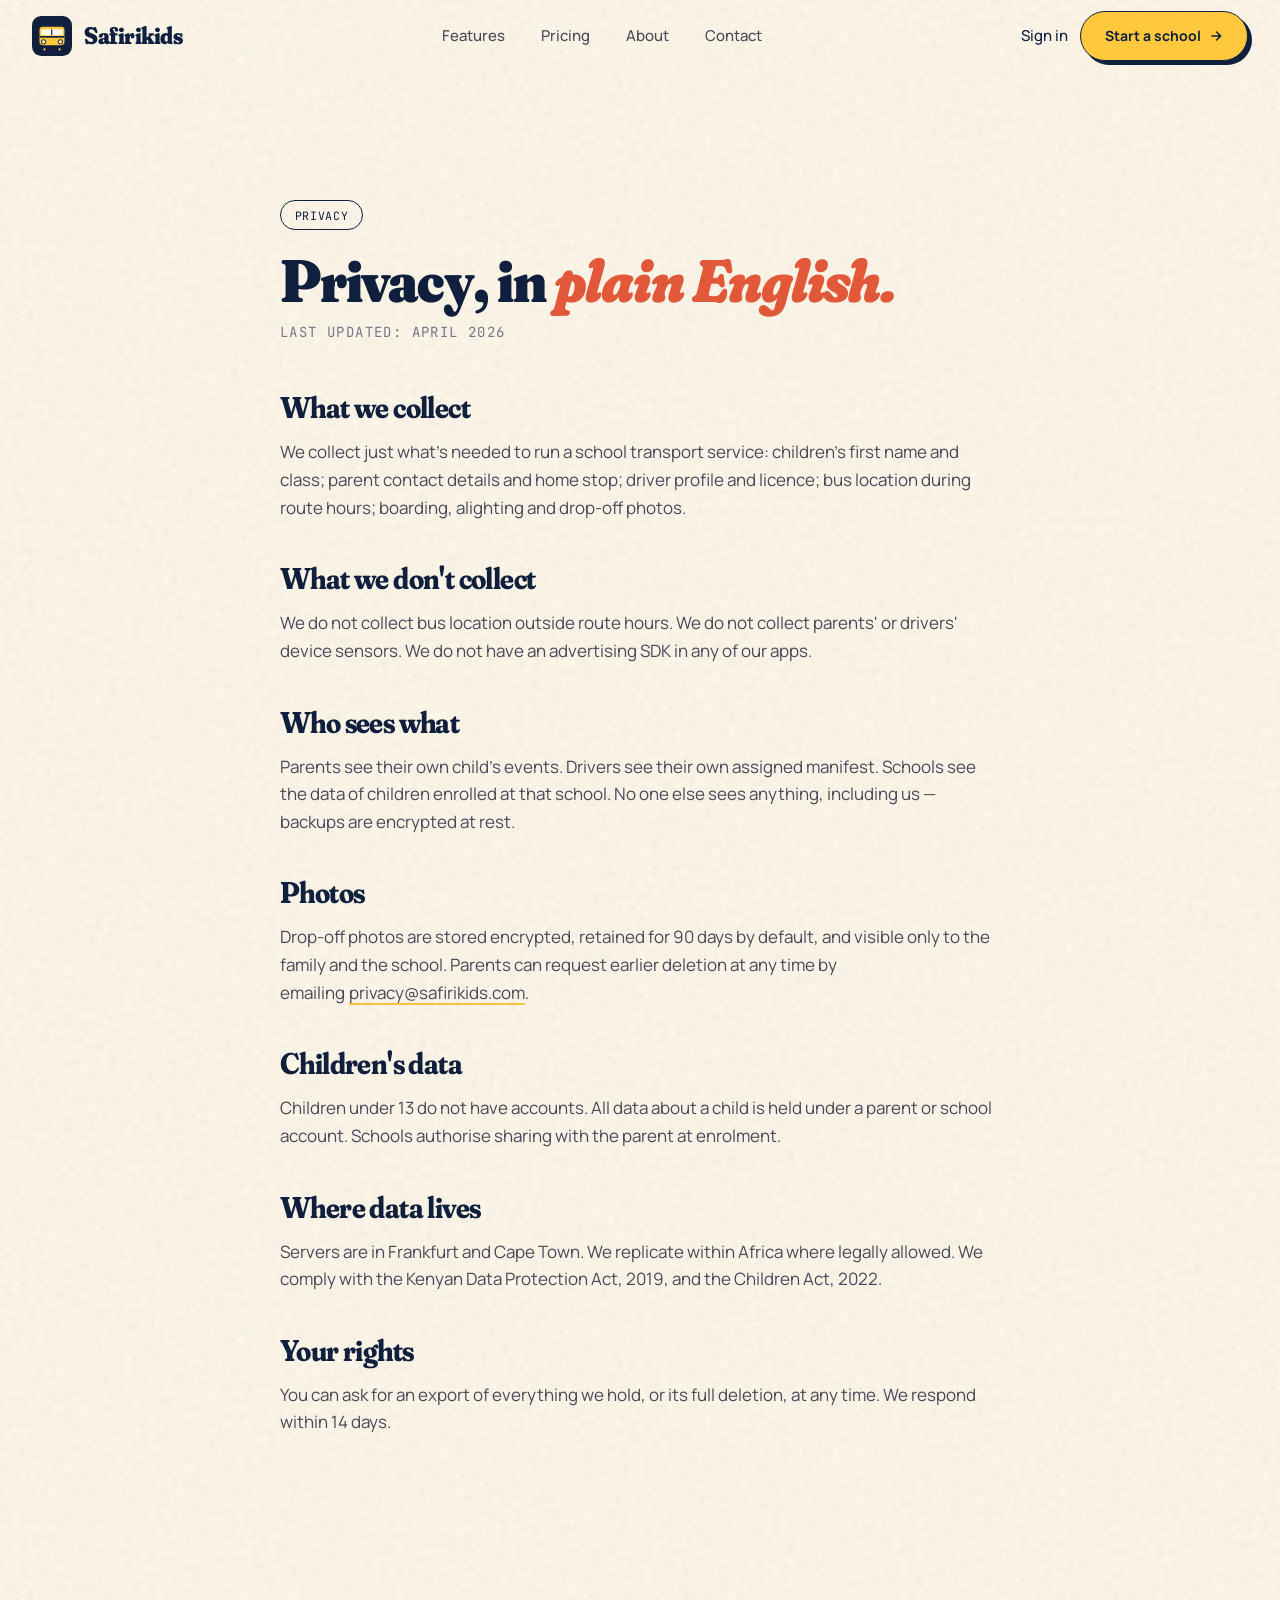
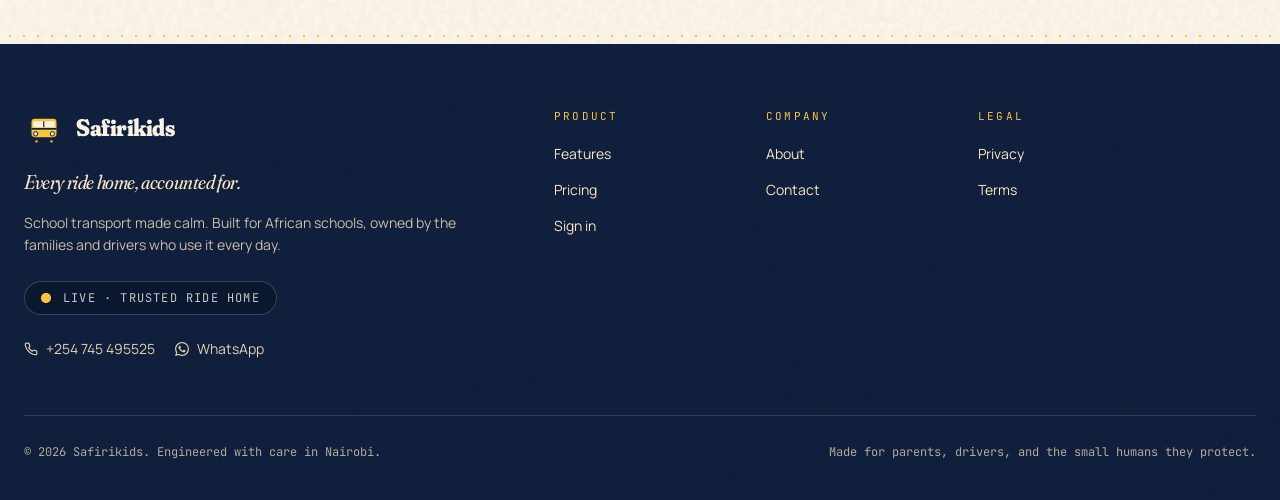
<file: privacy.html>
<!DOCTYPE html><!--JXahZqIPqe3ogNB671CFu--><html lang="en"><head><meta charSet="utf-8"/><meta name="viewport" content="width=device-width, initial-scale=1"/><link rel="stylesheet" href="/_next/static/chunks/b09dce7397c4420e.css" data-precedence="next"/><link rel="preload" as="script" fetchPriority="low" href="/_next/static/chunks/e1d679caba8aaa66.js"/><script src="/_next/static/chunks/4c8a73fa9a568984.js" async=""></script><script src="/_next/static/chunks/1c64b19886203277.js" async=""></script><script src="/_next/static/chunks/c44ba29902c6819e.js" async=""></script><script src="/_next/static/chunks/turbopack-27e2cf467ea67dbc.js" async=""></script><script src="/_next/static/chunks/b247c6a4e0199b74.js" async=""></script><script src="/_next/static/chunks/6c33792a57a66467.js" async=""></script><script src="/_next/static/chunks/beefb697acdd731a.js" async=""></script><link rel="preload" href="https://fonts.googleapis.com/css2?family=Fraunces:opsz,wght@9..144,400;9..144,500;9..144,600;9..144,700;9..144,800;9..144,900&amp;family=Manrope:wght@300;400;500;600;700;800&amp;family=JetBrains+Mono:wght@400;500&amp;display=swap" as="style"/><link rel="preconnect" href="https://fonts.googleapis.com"/><link rel="preconnect" href="https://fonts.gstatic.com" crossorigin=""/><meta name="theme-color" content="#0F1F3D"/><title>Privacy · Safirikids</title><meta name="description" content="How Safirikids handles location, photos, and personal data. Plain English. Short."/><meta name="author" content="Safirikids"/><link rel="manifest" href="/manifest.json"/><meta name="keywords" content="school bus tracking,child safety,school transport,parent app,school pickup app,driver app,GPS school bus,Kenya school transport,Safirikids"/><meta name="creator" content="Safirikids"/><meta name="publisher" content="Safirikids"/><meta name="robots" content="index, follow"/><meta property="og:title" content="Safirikids — Every ride home, accounted for."/><meta property="og:description" content="Live school-bus tracking, verified pick-ups and drop-offs, and a private channel between drivers, schools and parents. Built for African schools, trusted by parents."/><meta property="og:url" content="https://safirikids.cseco.co.ke"/><meta property="og:site_name" content="Safirikids"/><meta property="og:locale" content="en_US"/><meta property="og:image" content="https://safirikids.cseco.co.ke/og-image.png"/><meta property="og:image:width" content="1200"/><meta property="og:image:height" content="630"/><meta property="og:image:alt" content="Safirikids — school transport, in your pocket"/><meta property="og:image:type" content="image/png"/><meta property="og:type" content="website"/><meta name="twitter:card" content="summary_large_image"/><meta name="twitter:title" content="Safirikids — Every ride home, accounted for."/><meta name="twitter:description" content="Live school-bus tracking, verified pick-ups and drop-offs, and a private channel between drivers, schools and parents. Built for African schools, trusted by parents."/><meta name="twitter:image" content="https://safirikids.cseco.co.ke/og-image.png"/><link rel="icon" href="/favicon.svg" type="image/svg+xml"/><link rel="icon" href="/favicon.png" type="image/png" sizes="32x32"/><link rel="apple-touch-icon" href="/apple-touch-icon.png"/><link rel="stylesheet" href="https://fonts.googleapis.com/css2?family=Fraunces:opsz,wght@9..144,400;9..144,500;9..144,600;9..144,700;9..144,800;9..144,900&amp;family=Manrope:wght@300;400;500;600;700;800&amp;family=JetBrains+Mono:wght@400;500&amp;display=swap"/><script src="/_next/static/chunks/a6dad97d9634a72d.js" noModule=""></script></head><body class="font-sans antialiased bg-[var(--color-cream)] text-[var(--color-ink)] min-h-screen grain"><div hidden=""><!--$--><!--/$--></div><header class="sticky top-0 z-50 transition-all duration-300 bg-transparent"><div class="max-w-7xl mx-auto px-5 sm:px-8 h-[72px] flex items-center justify-between"><a class="flex items-center gap-3 group" aria-label="Safirikids" href="/"><svg width="40" height="40" viewBox="0 0 48 48" xmlns="http://www.w3.org/2000/svg" class="" aria-hidden="true"><rect width="48" height="48" rx="11" fill="#0F1F3D"></rect><rect x="9" y="13" width="30" height="22" rx="4" fill="#FFC83D"></rect><rect x="11" y="16" width="26" height="7" rx="2" fill="#FFF8EA"></rect><rect x="23" y="16" width="1.4" height="7" fill="#0F1F3D"></rect><rect x="9" y="24" width="30" height="2" fill="#0F1F3D"></rect><circle cx="14" cy="31" r="2.6" fill="#FFF1B5" stroke="#0F1F3D" stroke-width="1.2"></circle><circle cx="34" cy="31" r="2.6" fill="#FFF1B5" stroke="#0F1F3D" stroke-width="1.2"></circle><circle cx="15" cy="40" r="3.6" fill="#0F1F3D"></circle><circle cx="15" cy="40" r="1.4" fill="#FFC83D"></circle><circle cx="33" cy="40" r="3.6" fill="#0F1F3D"></circle><circle cx="33" cy="40" r="1.4" fill="#FFC83D"></circle></svg><span class="font-display text-2xl font-extrabold text-[var(--color-navy)] tracking-tight group-hover:text-[var(--color-coral-deep)] transition-colors" style="font-variation-settings:&quot;opsz&quot; 144, &quot;SOFT&quot; 100">Safirikids</span></a><nav class="hidden md:flex items-center gap-1"><a class="px-4 py-2 text-[15px] font-medium rounded-full transition-all text-[var(--color-ink-soft)] hover:text-[var(--color-navy)] hover:bg-[var(--color-cream-deep)]" href="/features">Features</a><a class="px-4 py-2 text-[15px] font-medium rounded-full transition-all text-[var(--color-ink-soft)] hover:text-[var(--color-navy)] hover:bg-[var(--color-cream-deep)]" href="/pricing">Pricing</a><a class="px-4 py-2 text-[15px] font-medium rounded-full transition-all text-[var(--color-ink-soft)] hover:text-[var(--color-navy)] hover:bg-[var(--color-cream-deep)]" href="/about">About</a><a class="px-4 py-2 text-[15px] font-medium rounded-full transition-all text-[var(--color-ink-soft)] hover:text-[var(--color-navy)] hover:bg-[var(--color-cream-deep)]" href="/contact">Contact</a></nav><div class="hidden md:flex items-center gap-3"><a href="https://app.safirikids.cseco.co.ke" class="text-[15px] font-medium text-[var(--color-navy)] hover:text-[var(--color-coral-deep)] transition-colors">Sign in</a><a href="https://app.safirikids.cseco.co.ke/?signup=1" class="btn-sun text-sm">Start a school<svg width="14" height="14" viewBox="0 0 24 24" fill="none" stroke="currentColor" stroke-width="2.5" stroke-linecap="round" stroke-linejoin="round"><path d="M5 12h14M13 5l7 7-7 7"></path></svg></a></div><button aria-label="Toggle menu" aria-expanded="false" class="md:hidden inline-flex items-center justify-center w-10 h-10 rounded-full border-[1.5px] border-[var(--color-navy)] bg-[var(--color-cream)]"><svg width="20" height="20" viewBox="0 0 24 24" fill="none" stroke="currentColor" stroke-width="2"><line x1="3" y1="7" x2="21" y2="7"></line><line x1="3" y1="17" x2="21" y2="17"></line></svg></button></div></header><main class="relative"><section class="max-w-3xl mx-auto px-6 pt-20 md:pt-32 pb-24"><span class="pill">Privacy</span><h1 class="font-display text-5xl md:text-6xl font-black text-[var(--color-navy)] mt-5 leading-[1.0]" style="font-variation-settings:&quot;opsz&quot; 144, &quot;SOFT&quot; 60">Privacy, in<!-- --> <span class="italic font-display-soft text-[var(--color-coral-deep)]">plain English.</span></h1><p class="mt-3 font-mono text-sm text-[var(--color-ink-mute)] uppercase tracking-widest">Last updated: April 2026</p><div class="mt-12 space-y-10 text-[var(--color-ink-soft)] leading-relaxed text-[17px]"><section><h2 class="font-display text-2xl md:text-3xl font-bold text-[var(--color-navy)]" style="font-variation-settings:&quot;opsz&quot; 144, &quot;SOFT&quot; 80">What we collect</h2><div class="mt-3"><p>We collect just what&#x27;s needed to run a school transport service: children&#x27;s first name and class; parent contact details and home stop; driver profile and licence; bus location during route hours; boarding, alighting and drop-off photos.</p></div></section><section><h2 class="font-display text-2xl md:text-3xl font-bold text-[var(--color-navy)]" style="font-variation-settings:&quot;opsz&quot; 144, &quot;SOFT&quot; 80">What we don&#x27;t collect</h2><div class="mt-3"><p>We do not collect bus location outside route hours. We do not collect parents&#x27; or drivers&#x27; device sensors. We do not have an advertising SDK in any of our apps.</p></div></section><section><h2 class="font-display text-2xl md:text-3xl font-bold text-[var(--color-navy)]" style="font-variation-settings:&quot;opsz&quot; 144, &quot;SOFT&quot; 80">Who sees what</h2><div class="mt-3"><p>Parents see their own child&#x27;s events. Drivers see their own assigned manifest. Schools see the data of children enrolled at that school. No one else sees anything, including us — backups are encrypted at rest.</p></div></section><section><h2 class="font-display text-2xl md:text-3xl font-bold text-[var(--color-navy)]" style="font-variation-settings:&quot;opsz&quot; 144, &quot;SOFT&quot; 80">Photos</h2><div class="mt-3"><p>Drop-off photos are stored encrypted, retained for 90 days by default, and visible only to the family and the school. Parents can request earlier deletion at any time by emailing<a class="underline decoration-[var(--color-sun)] decoration-2 underline-offset-4 ml-1" href="mailto:privacy@safirikids.com">privacy@safirikids.com</a>.</p></div></section><section><h2 class="font-display text-2xl md:text-3xl font-bold text-[var(--color-navy)]" style="font-variation-settings:&quot;opsz&quot; 144, &quot;SOFT&quot; 80">Children&#x27;s data</h2><div class="mt-3"><p>Children under 13 do not have accounts. All data about a child is held under a parent or school account. Schools authorise sharing with the parent at enrolment.</p></div></section><section><h2 class="font-display text-2xl md:text-3xl font-bold text-[var(--color-navy)]" style="font-variation-settings:&quot;opsz&quot; 144, &quot;SOFT&quot; 80">Where data lives</h2><div class="mt-3"><p>Servers are in Frankfurt and Cape Town. We replicate within Africa where legally allowed. We comply with the Kenyan Data Protection Act, 2019, and the Children Act, 2022.</p></div></section><section><h2 class="font-display text-2xl md:text-3xl font-bold text-[var(--color-navy)]" style="font-variation-settings:&quot;opsz&quot; 144, &quot;SOFT&quot; 80">Your rights</h2><div class="mt-3"><p>You can ask for an export of everything we hold, or its full deletion, at any time. We respond within 14 days.</p></div></section></div></section><!--$--><!--/$--></main><footer class="relative bg-[var(--color-navy)] text-[var(--color-cream)] mt-24"><div class="h-4 text-[var(--color-sun)] route-line bg-[var(--color-cream)]" aria-hidden="true"></div><div class="max-w-7xl mx-auto px-6 pt-16 pb-10"><div class="grid grid-cols-2 md:grid-cols-12 gap-10 mb-14"><div class="col-span-2 md:col-span-5"><a class="flex items-center gap-3 mb-5 group w-fit" href="/"><svg width="40" height="40" viewBox="0 0 48 48" xmlns="http://www.w3.org/2000/svg" class="" aria-hidden="true"><rect width="48" height="48" rx="11" fill="#0F1F3D"></rect><rect x="9" y="13" width="30" height="22" rx="4" fill="#FFC83D"></rect><rect x="11" y="16" width="26" height="7" rx="2" fill="#FFF8EA"></rect><rect x="23" y="16" width="1.4" height="7" fill="#0F1F3D"></rect><rect x="9" y="24" width="30" height="2" fill="#0F1F3D"></rect><circle cx="14" cy="31" r="2.6" fill="#FFF1B5" stroke="#0F1F3D" stroke-width="1.2"></circle><circle cx="34" cy="31" r="2.6" fill="#FFF1B5" stroke="#0F1F3D" stroke-width="1.2"></circle><circle cx="15" cy="40" r="3.6" fill="#0F1F3D"></circle><circle cx="15" cy="40" r="1.4" fill="#FFC83D"></circle><circle cx="33" cy="40" r="3.6" fill="#0F1F3D"></circle><circle cx="33" cy="40" r="1.4" fill="#FFC83D"></circle></svg><span class="font-display text-2xl font-extrabold text-[var(--color-cream)]" style="font-variation-settings:&quot;opsz&quot; 144, &quot;SOFT&quot; 100">Safirikids</span></a><p class="font-display italic text-xl text-[var(--color-cream-warm)] max-w-md leading-snug">Every ride home, accounted for.</p><p class="text-sm text-[var(--color-cream-warm)]/80 mt-4 max-w-md leading-relaxed">School transport made calm. Built for African schools, owned by the families and drivers who use it every day.</p><div class="mt-6 inline-flex items-center gap-3 px-4 py-2 rounded-full border border-[var(--color-cream)]/20 bg-[var(--color-navy-deep)]"><span class="relative flex h-2.5 w-2.5"><span class="absolute inline-flex h-full w-full rounded-full bg-[var(--color-sun)] opacity-70 beacon"></span><span class="relative inline-flex rounded-full h-2.5 w-2.5 bg-[var(--color-sun)]"></span></span><span class="font-mono text-xs uppercase tracking-widest text-[var(--color-cream)]/80">Live · trusted ride home</span></div><div class="mt-6 flex flex-wrap gap-x-5 gap-y-2 text-sm text-[var(--color-cream-warm)]/90"><a href="tel:+254745495525" class="inline-flex items-center gap-2 hover:text-[var(--color-sun)] transition-colors"><svg width="14" height="14" viewBox="0 0 24 24" fill="none" stroke="currentColor" stroke-width="2" stroke-linecap="round" stroke-linejoin="round"><path d="M22 16.92v3a2 2 0 0 1-2.18 2 19.79 19.79 0 0 1-8.63-3.07 19.5 19.5 0 0 1-6-6 19.79 19.79 0 0 1-3.07-8.67A2 2 0 0 1 4.11 2h3a2 2 0 0 1 2 1.72 12.84 12.84 0 0 0 .7 2.81 2 2 0 0 1-.45 2.11L8.09 9.91a16 16 0 0 0 6 6l1.27-1.27a2 2 0 0 1 2.11-.45 12.84 12.84 0 0 0 2.81.7A2 2 0 0 1 22 16.92z"></path></svg>+254 745 495525</a><a href="https://wa.me/254745495525" target="_blank" rel="noopener noreferrer" class="inline-flex items-center gap-2 hover:text-[var(--color-sun)] transition-colors"><svg width="14" height="14" viewBox="0 0 24 24" fill="currentColor"><path d="M17.472 14.382c-.297-.149-1.758-.867-2.03-.967-.273-.099-.471-.148-.67.15-.197.297-.767.966-.94 1.164-.173.199-.347.223-.644.075-.297-.15-1.255-.463-2.39-1.475-.883-.788-1.48-1.761-1.653-2.059-.173-.297-.018-.458.13-.606.134-.133.298-.347.446-.52.149-.174.198-.298.298-.497.099-.198.05-.371-.025-.52-.075-.149-.669-1.612-.916-2.207-.242-.579-.487-.5-.669-.51-.173-.008-.371-.01-.57-.01-.198 0-.52.074-.792.372-.272.297-1.04 1.016-1.04 2.479 0 1.462 1.065 2.875 1.213 3.074.149.198 2.096 3.2 5.077 4.487.709.306 1.262.489 1.694.625.712.227 1.36.195 1.871.118.571-.085 1.758-.719 2.006-1.413.248-.694.248-1.289.173-1.413-.074-.124-.272-.198-.57-.347m-5.421 7.403h-.004a9.87 9.87 0 0 1-5.031-1.378l-.361-.214-3.741.982.998-3.648-.235-.374a9.86 9.86 0 0 1-1.51-5.26c.001-5.45 4.436-9.884 9.888-9.884 2.64 0 5.122 1.03 6.988 2.898a9.825 9.825 0 0 1 2.893 6.994c-.003 5.45-4.437 9.884-9.885 9.884m8.413-18.297A11.815 11.815 0 0 0 12.05 0C5.495 0 .16 5.335.157 11.892c0 2.096.547 4.142 1.588 5.945L.057 24l6.305-1.654a11.882 11.882 0 0 0 5.683 1.448h.005c6.554 0 11.89-5.335 11.893-11.893a11.821 11.821 0 0 0-3.48-8.413"></path></svg>WhatsApp</a></div></div><div class="md:col-span-2"><h4 class="font-mono text-[11px] tracking-[0.2em] text-[var(--color-sun)] uppercase mb-4">Product</h4><ul class="space-y-3"><li><a class="text-sm text-[var(--color-cream-warm)] hover:text-[var(--color-sun)] transition-colors" href="/features">Features</a></li><li><a class="text-sm text-[var(--color-cream-warm)] hover:text-[var(--color-sun)] transition-colors" href="/pricing">Pricing</a></li><li><a href="https://app.safirikids.cseco.co.ke" class="text-sm text-[var(--color-cream-warm)] hover:text-[var(--color-sun)] transition-colors">Sign in</a></li></ul></div><div class="md:col-span-2"><h4 class="font-mono text-[11px] tracking-[0.2em] text-[var(--color-sun)] uppercase mb-4">Company</h4><ul class="space-y-3"><li><a class="text-sm text-[var(--color-cream-warm)] hover:text-[var(--color-sun)] transition-colors" href="/about">About</a></li><li><a class="text-sm text-[var(--color-cream-warm)] hover:text-[var(--color-sun)] transition-colors" href="/contact">Contact</a></li></ul></div><div class="md:col-span-2"><h4 class="font-mono text-[11px] tracking-[0.2em] text-[var(--color-sun)] uppercase mb-4">Legal</h4><ul class="space-y-3"><li><a class="text-sm text-[var(--color-cream-warm)] hover:text-[var(--color-sun)] transition-colors" href="/privacy">Privacy</a></li><li><a class="text-sm text-[var(--color-cream-warm)] hover:text-[var(--color-sun)] transition-colors" href="/terms">Terms</a></li></ul></div></div><div class="border-t border-[var(--color-cream)]/15 pt-7 flex flex-col md:flex-row justify-between items-start md:items-center gap-4"><p class="text-xs font-mono text-[var(--color-cream-warm)]/70">© <!-- -->2026<!-- --> <!-- -->Safirikids<!-- -->. Engineered with care in Nairobi.</p><p class="text-xs font-mono text-[var(--color-cream-warm)]/70">Made for parents, drivers, and the small humans they protect.</p></div></div></footer><script src="/_next/static/chunks/e1d679caba8aaa66.js" id="_R_" async=""></script><script>(self.__next_f=self.__next_f||[]).push([0])</script><script>self.__next_f.push([1,"1:\"$Sreact.fragment\"\n2:I[2971,[\"/_next/static/chunks/b247c6a4e0199b74.js\"],\"Header\"]\n3:I[92322,[\"/_next/static/chunks/6c33792a57a66467.js\",\"/_next/static/chunks/beefb697acdd731a.js\"],\"default\"]\n4:I[81409,[\"/_next/static/chunks/6c33792a57a66467.js\",\"/_next/static/chunks/beefb697acdd731a.js\"],\"default\"]\n5:I[74426,[\"/_next/static/chunks/b247c6a4e0199b74.js\"],\"\"]\nf:I[60374,[\"/_next/static/chunks/6c33792a57a66467.js\",\"/_next/static/chunks/beefb697acdd731a.js\"],\"default\"]\n:HL[\"/_next/static/chunks/b09dce7397c4420e.css\",\"style\"]\n:HL[\"https://fonts.googleapis.com/css2?family=Fraunces:opsz,wght@9..144,400;9..144,500;9..144,600;9..144,700;9..144,800;9..144,900\u0026family=Manrope:wght@300;400;500;600;700;800\u0026family=JetBrains+Mono:wght@400;500\u0026display=swap\",\"style\"]\n"])</script><script>self.__next_f.push([1,"0:{\"P\":null,\"b\":\"JXahZqIPqe3ogNB671CFu\",\"c\":[\"\",\"privacy\"],\"q\":\"\",\"i\":false,\"f\":[[[\"\",{\"children\":[\"privacy\",{\"children\":[\"__PAGE__\",{}]}]},\"$undefined\",\"$undefined\",true],[[\"$\",\"$1\",\"c\",{\"children\":[[[\"$\",\"link\",\"0\",{\"rel\":\"stylesheet\",\"href\":\"/_next/static/chunks/b09dce7397c4420e.css\",\"precedence\":\"next\",\"crossOrigin\":\"$undefined\",\"nonce\":\"$undefined\"}],[\"$\",\"script\",\"script-0\",{\"src\":\"/_next/static/chunks/b247c6a4e0199b74.js\",\"async\":true,\"nonce\":\"$undefined\"}]],[\"$\",\"html\",null,{\"lang\":\"en\",\"children\":[[\"$\",\"head\",null,{\"children\":[[\"$\",\"link\",null,{\"rel\":\"preconnect\",\"href\":\"https://fonts.googleapis.com\"}],[\"$\",\"link\",null,{\"rel\":\"preconnect\",\"href\":\"https://fonts.gstatic.com\",\"crossOrigin\":\"\"}],[\"$\",\"link\",null,{\"rel\":\"stylesheet\",\"href\":\"https://fonts.googleapis.com/css2?family=Fraunces:opsz,wght@9..144,400;9..144,500;9..144,600;9..144,700;9..144,800;9..144,900\u0026family=Manrope:wght@300;400;500;600;700;800\u0026family=JetBrains+Mono:wght@400;500\u0026display=swap\"}]]}],[\"$\",\"body\",null,{\"className\":\"font-sans antialiased bg-[var(--color-cream)] text-[var(--color-ink)] min-h-screen grain\",\"children\":[[\"$\",\"$L2\",null,{}],[\"$\",\"main\",null,{\"className\":\"relative\",\"children\":[\"$\",\"$L3\",null,{\"parallelRouterKey\":\"children\",\"error\":\"$undefined\",\"errorStyles\":\"$undefined\",\"errorScripts\":\"$undefined\",\"template\":[\"$\",\"$L4\",null,{}],\"templateStyles\":\"$undefined\",\"templateScripts\":\"$undefined\",\"notFound\":[[[\"$\",\"title\",null,{\"children\":\"404: This page could not be found.\"}],[\"$\",\"div\",null,{\"style\":{\"fontFamily\":\"system-ui,\\\"Segoe UI\\\",Roboto,Helvetica,Arial,sans-serif,\\\"Apple Color Emoji\\\",\\\"Segoe UI Emoji\\\"\",\"height\":\"100vh\",\"textAlign\":\"center\",\"display\":\"flex\",\"flexDirection\":\"column\",\"alignItems\":\"center\",\"justifyContent\":\"center\"},\"children\":[\"$\",\"div\",null,{\"children\":[[\"$\",\"style\",null,{\"dangerouslySetInnerHTML\":{\"__html\":\"body{color:#000;background:#fff;margin:0}.next-error-h1{border-right:1px solid rgba(0,0,0,.3)}@media (prefers-color-scheme:dark){body{color:#fff;background:#000}.next-error-h1{border-right:1px solid rgba(255,255,255,.3)}}\"}}],[\"$\",\"h1\",null,{\"className\":\"next-error-h1\",\"style\":{\"display\":\"inline-block\",\"margin\":\"0 20px 0 0\",\"padding\":\"0 23px 0 0\",\"fontSize\":24,\"fontWeight\":500,\"verticalAlign\":\"top\",\"lineHeight\":\"49px\"},\"children\":404}],[\"$\",\"div\",null,{\"style\":{\"display\":\"inline-block\"},\"children\":[\"$\",\"h2\",null,{\"style\":{\"fontSize\":14,\"fontWeight\":400,\"lineHeight\":\"49px\",\"margin\":0},\"children\":\"This page could not be found.\"}]}]]}]}]],[]],\"forbidden\":\"$undefined\",\"unauthorized\":\"$undefined\"}]}],[\"$\",\"footer\",null,{\"className\":\"relative bg-[var(--color-navy)] text-[var(--color-cream)] mt-24\",\"children\":[[\"$\",\"div\",null,{\"className\":\"h-4 text-[var(--color-sun)] route-line bg-[var(--color-cream)]\",\"aria-hidden\":true}],[\"$\",\"div\",null,{\"className\":\"max-w-7xl mx-auto px-6 pt-16 pb-10\",\"children\":[[\"$\",\"div\",null,{\"className\":\"grid grid-cols-2 md:grid-cols-12 gap-10 mb-14\",\"children\":[[\"$\",\"div\",null,{\"className\":\"col-span-2 md:col-span-5\",\"children\":[[\"$\",\"$L5\",null,{\"href\":\"/\",\"className\":\"flex items-center gap-3 mb-5 group w-fit\",\"children\":[[\"$\",\"svg\",null,{\"width\":40,\"height\":40,\"viewBox\":\"0 0 48 48\",\"xmlns\":\"http://www.w3.org/2000/svg\",\"className\":\"\",\"aria-hidden\":\"true\",\"children\":[[\"$\",\"rect\",null,{\"width\":\"48\",\"height\":\"48\",\"rx\":\"11\",\"fill\":\"#0F1F3D\"}],[\"$\",\"rect\",null,{\"x\":\"9\",\"y\":\"13\",\"width\":\"30\",\"height\":\"22\",\"rx\":\"4\",\"fill\":\"#FFC83D\"}],[\"$\",\"rect\",null,{\"x\":\"11\",\"y\":\"16\",\"width\":\"26\",\"height\":\"7\",\"rx\":\"2\",\"fill\":\"#FFF8EA\"}],[\"$\",\"rect\",null,{\"x\":\"23\",\"y\":\"16\",\"width\":\"1.4\",\"height\":\"7\",\"fill\":\"#0F1F3D\"}],[\"$\",\"rect\",null,{\"x\":\"9\",\"y\":\"24\",\"width\":\"30\",\"height\":\"2\",\"fill\":\"#0F1F3D\"}],[\"$\",\"circle\",null,{\"cx\":\"14\",\"cy\":\"31\",\"r\":\"2.6\",\"fill\":\"#FFF1B5\",\"stroke\":\"#0F1F3D\",\"strokeWidth\":\"1.2\"}],[\"$\",\"circle\",null,{\"cx\":\"34\",\"cy\":\"31\",\"r\":\"2.6\",\"fill\":\"#FFF1B5\",\"stroke\":\"#0F1F3D\",\"strokeWidth\":\"1.2\"}],[\"$\",\"circle\",null,{\"cx\":\"15\",\"cy\":\"40\",\"r\":\"3.6\",\"fill\":\"#0F1F3D\"}],[\"$\",\"circle\",null,{\"cx\":\"15\",\"cy\":\"40\",\"r\":\"1.4\",\"fill\":\"#FFC83D\"}],[\"$\",\"circle\",null,{\"cx\":\"33\",\"cy\":\"40\",\"r\":\"3.6\",\"fill\":\"#0F1F3D\"}],[\"$\",\"circle\",null,{\"cx\":\"33\",\"cy\":\"40\",\"r\":\"1.4\",\"fill\":\"#FFC83D\"}]]}],[\"$\",\"span\",null,{\"className\":\"font-display text-2xl font-extrabold text-[var(--color-cream)]\",\"style\":{\"fontVariationSettings\":\"\\\"opsz\\\" 144, \\\"SOFT\\\" 100\"},\"children\":\"Safirikids\"}]]}],[\"$\",\"p\",null,{\"className\":\"font-display italic text-xl text-[var(--color-cream-warm)] max-w-md leading-snug\",\"children\":\"Every ride home, accounted for.\"}],[\"$\",\"p\",null,{\"className\":\"text-sm text-[var(--color-cream-warm)]/80 mt-4 max-w-md leading-relaxed\",\"children\":\"School transport made calm. Built for African schools, owned by the families and drivers who use it every day.\"}],\"$L6\",\"$L7\"]}],[\"$L8\",\"$L9\",\"$La\"]]}],\"$Lb\"]}]]}]]}]]}]]}],{\"children\":[\"$Lc\",{\"children\":[\"$Ld\",{},null,false,false]},null,false,false]},null,false,false],\"$Le\",false]],\"m\":\"$undefined\",\"G\":[\"$f\",[]],\"S\":true}\n"])</script><script>self.__next_f.push([1,"13:I[19091,[\"/_next/static/chunks/6c33792a57a66467.js\",\"/_next/static/chunks/beefb697acdd731a.js\"],\"ViewportBoundary\"]\n15:I[19091,[\"/_next/static/chunks/6c33792a57a66467.js\",\"/_next/static/chunks/beefb697acdd731a.js\"],\"MetadataBoundary\"]\n16:\"$Sreact.suspense\"\n6:[\"$\",\"div\",null,{\"className\":\"mt-6 inline-flex items-center gap-3 px-4 py-2 rounded-full border border-[var(--color-cream)]/20 bg-[var(--color-navy-deep)]\",\"children\":[[\"$\",\"span\",null,{\"className\":\"relative flex h-2.5 w-2.5\",\"children\":[[\"$\",\"span\",null,{\"className\":\"absolute inline-flex h-full w-full rounded-full bg-[var(--color-sun)] opacity-70 beacon\"}],[\"$\",\"span\",null,{\"className\":\"relative inline-flex rounded-full h-2.5 w-2.5 bg-[var(--color-sun)]\"}]]}],[\"$\",\"span\",null,{\"className\":\"font-mono text-xs uppercase tracking-widest text-[var(--color-cream)]/80\",\"children\":\"Live · trusted ride home\"}]]}]\n10:T458,M17.472 14.382c-.297-.149-1.758-.867-2.03-.967-.273-.099-.471-.148-.67.15-.197.297-.767.966-.94 1.164-.173.199-.347.223-.644.075-.297-.15-1.255-.463-2.39-1.475-.883-.788-1.48-1.761-1.653-2.059-.173-.297-.018-.458.13-.606.134-.133.298-.347.446-.52.149-.174.198-.298.298-.497.099-.198.05-.371-.025-.52-.075-.149-.669-1.612-.916-2.207-.242-.579-.487-.5-.669-.51-.173-.008-.371-.01-.57-.01-.198 0-.52.074-.792.372-.272.297-1.04 1.016-1.04 2.479 0 1.462 1.065 2.875 1.213 3.074.149.198 2.096 3.2 5.077 4.487.709.306 1.262.489 1.694.625.712.227 1.36.195 1.871.118.571-.085 1.758-.719 2.006-1.413.248-.694.248-1.289.173-1.413-.074-.124-.272-.198-.57-.347m-5.421 7.403h-.004a9.87 9.87 0 0 1-5.031-1.378l-.361-.214-3.741.982.998-3.648-.235-.374a9.86 9.86 0 0 1-1.51-5.26c.001-5.45 4.436-9.884 9.888-9.884 2.64 0 5.122 1.03 6.988 2.898a9.825 9.825 0 0 1 2.893 6.994c-.003 5.45-4.437 9.884-9.885 9.884m8.413-18.297A11.815 11.815 0 0 0 12.05 0C5.495 0 .16 5.335.157 11.892c0 2.096.547 4.142 1.588 5.945L.057 24l6.305-1.654a11.882 11.882 0 0 0 5.683 1.448h.005c6.554 0 11.89-5.335 11.893-11.893a11.821 11.821 0 0 0-3.48-8.4137:[\"$\",\"div\",null,{\"className\":\"mt-6 flex flex-wrap gap-x-5 gap-y-2 text-sm text-[var(--color-cream-warm)]/90\",\"children\":[[\"$\",\"a\",null,{\"href\":\"tel:+254745495525\",\"className\":\"inline-flex items-center gap-2 hover:text-[var(--color-sun)] transition-colors\",\"children\":[[\"$\",\"svg\",null,{\"width\":\"14\",\"height\":\"14\",\"viewBox\":\"0 0 24 24\",\"fill\":\"none\",\"stroke\":\"currentColor\",\"strokeWidth\":\"2\",\"strokeLinecap\":\"round\",\"strokeLinejoin\":\"round\",\"children\":[\"$\",\"path\",null,{\"d\":\"M22 16.92v3a2 2 0 0 1-2.18 2 19.79 19.79 0 0 1-8.63-3.07 19.5 19.5 0 0 1-6-6 19.79 19.79 0 0 1-3.07-8.67A2 2 0 0 1 4.11 2h3a2 2 0 0 1 2 1.72 12.84 12.84 0 0 0 .7 2.81 2 2 0 0 1-.45 2.11L8.09 9.91a16 16 0 0 0 6 6l1.27-1.27a2 2 0 0 1 2.11-.45 12.84 12.84 0 0 0 2.81.7A2 2 0 0 1 22 16.92z\"}]}],\"+254 745 495525\"]}],[\"$\",\"a\",null,{\"href\":\"https://wa.me/254745495525\",\"target\":\"_blank\",\"rel\":\"noopener noreferrer\",\"className\":\"inline-flex items-center gap-2 hover:text-[var(--color-sun)] transition-colors\",\"children\":[[\"$\",\"svg\",null,{\"width\":\"14\",\"height\":\"14\",\"viewBox\":\"0 0 24 24\",\"fill\":\"currentColor\",\"children\":[\"$\",\"path\",null,{\"d\":\"$10\"}]}],\"WhatsApp\"]}]]}]\n8:[\"$\",\"div\",\"Product\",{\"className\":\"md:col-span-2\",\"children\":[[\"$\",\"h4\",null,{\"className\":\"font-mono text-[11px] tracking-[0.2em] text-[var(--color-sun)] uppercase mb-4\",\"children\":\"Product\"}],[\"$\",\"ul\",null,{\"className\":\"space-y-3\",\"children\":[[\"$\",\"li\",\"Features\",{\"children\":[\"$\",\"$L5\",null,{\"href\":\"/features\",\"className\":\"text-sm text-[var(--color-cream-warm)] hover:text-[var(--color-sun)] transition-colors\",\"children\":\"Features\"}]}],[\"$\",\"li\",\"Pricing\",{\"children\":[\"$\",\"$L5\",null,{\"href\":\"/pricing\",\"className\":\"text-sm text-[var(--color-cream-warm)] hover:text-[var(--color-sun)] transition-colors\",\"children\":\"Pricing\"}]}],[\"$\",\"li\",\"Sign in\",{\"children\":[\"$\",\"a\",null,{\"href\":\"https://app.safirikids.cseco.co.ke\",\"className\":\"text-sm text-[var(--color-cream-warm)] hover:text-[var(--color-sun)] transition-colors\",\"children\":\"Sign in\"}]}]]}]]}]\n9:[\"$\",\"div\",\"Company\",{\"className\":\"md:col-span-2\",\"children\":[[\"$\",\"h4\",null,{\"className\":\"font-mono t"])</script><script>self.__next_f.push([1,"ext-[11px] tracking-[0.2em] text-[var(--color-sun)] uppercase mb-4\",\"children\":\"Company\"}],[\"$\",\"ul\",null,{\"className\":\"space-y-3\",\"children\":[[\"$\",\"li\",\"About\",{\"children\":[\"$\",\"$L5\",null,{\"href\":\"/about\",\"className\":\"text-sm text-[var(--color-cream-warm)] hover:text-[var(--color-sun)] transition-colors\",\"children\":\"About\"}]}],[\"$\",\"li\",\"Contact\",{\"children\":[\"$\",\"$L5\",null,{\"href\":\"/contact\",\"className\":\"text-sm text-[var(--color-cream-warm)] hover:text-[var(--color-sun)] transition-colors\",\"children\":\"Contact\"}]}]]}]]}]\na:[\"$\",\"div\",\"Legal\",{\"className\":\"md:col-span-2\",\"children\":[[\"$\",\"h4\",null,{\"className\":\"font-mono text-[11px] tracking-[0.2em] text-[var(--color-sun)] uppercase mb-4\",\"children\":\"Legal\"}],[\"$\",\"ul\",null,{\"className\":\"space-y-3\",\"children\":[[\"$\",\"li\",\"Privacy\",{\"children\":[\"$\",\"$L5\",null,{\"href\":\"/privacy\",\"className\":\"text-sm text-[var(--color-cream-warm)] hover:text-[var(--color-sun)] transition-colors\",\"children\":\"Privacy\"}]}],[\"$\",\"li\",\"Terms\",{\"children\":[\"$\",\"$L5\",null,{\"href\":\"/terms\",\"className\":\"text-sm text-[var(--color-cream-warm)] hover:text-[var(--color-sun)] transition-colors\",\"children\":\"Terms\"}]}]]}]]}]\nb:[\"$\",\"div\",null,{\"className\":\"border-t border-[var(--color-cream)]/15 pt-7 flex flex-col md:flex-row justify-between items-start md:items-center gap-4\",\"children\":[[\"$\",\"p\",null,{\"className\":\"text-xs font-mono text-[var(--color-cream-warm)]/70\",\"children\":[\"© \",2026,\" \",\"Safirikids\",\". Engineered with care in Nairobi.\"]}],[\"$\",\"p\",null,{\"className\":\"text-xs font-mono text-[var(--color-cream-warm)]/70\",\"children\":\"Made for parents, drivers, and the small humans they protect.\"}]]}]\nc:[\"$\",\"$1\",\"c\",{\"children\":[null,[\"$\",\"$L3\",null,{\"parallelRouterKey\":\"children\",\"error\":\"$undefined\",\"errorStyles\":\"$undefined\",\"errorScripts\":\"$undefined\",\"template\":[\"$\",\"$L4\",null,{}],\"templateStyles\":\"$undefined\",\"templateScripts\":\"$undefined\",\"notFound\":\"$undefined\",\"forbidden\":\"$undefined\",\"unauthorized\":\"$undefined\"}]]}]\n"])</script><script>self.__next_f.push([1,"d:[\"$\",\"$1\",\"c\",{\"children\":[[\"$\",\"section\",null,{\"className\":\"max-w-3xl mx-auto px-6 pt-20 md:pt-32 pb-24\",\"children\":[[\"$\",\"span\",null,{\"className\":\"pill\",\"children\":\"Privacy\"}],[\"$\",\"h1\",null,{\"className\":\"font-display text-5xl md:text-6xl font-black text-[var(--color-navy)] mt-5 leading-[1.0]\",\"style\":{\"fontVariationSettings\":\"\\\"opsz\\\" 144, \\\"SOFT\\\" 60\"},\"children\":[\"Privacy, in\",\" \",[\"$\",\"span\",null,{\"className\":\"italic font-display-soft text-[var(--color-coral-deep)]\",\"children\":\"plain English.\"}]]}],[\"$\",\"p\",null,{\"className\":\"mt-3 font-mono text-sm text-[var(--color-ink-mute)] uppercase tracking-widest\",\"children\":\"Last updated: April 2026\"}],[\"$\",\"div\",null,{\"className\":\"mt-12 space-y-10 text-[var(--color-ink-soft)] leading-relaxed text-[17px]\",\"children\":[[\"$\",\"section\",null,{\"children\":[[\"$\",\"h2\",null,{\"className\":\"font-display text-2xl md:text-3xl font-bold text-[var(--color-navy)]\",\"style\":{\"fontVariationSettings\":\"\\\"opsz\\\" 144, \\\"SOFT\\\" 80\"},\"children\":\"What we collect\"}],[\"$\",\"div\",null,{\"className\":\"mt-3\",\"children\":[\"$\",\"p\",null,{\"children\":\"We collect just what's needed to run a school transport service: children's first name and class; parent contact details and home stop; driver profile and licence; bus location during route hours; boarding, alighting and drop-off photos.\"}]}]]}],[\"$\",\"section\",null,{\"children\":[[\"$\",\"h2\",null,{\"className\":\"font-display text-2xl md:text-3xl font-bold text-[var(--color-navy)]\",\"style\":{\"fontVariationSettings\":\"\\\"opsz\\\" 144, \\\"SOFT\\\" 80\"},\"children\":\"What we don't collect\"}],[\"$\",\"div\",null,{\"className\":\"mt-3\",\"children\":[\"$\",\"p\",null,{\"children\":\"We do not collect bus location outside route hours. We do not collect parents' or drivers' device sensors. We do not have an advertising SDK in any of our apps.\"}]}]]}],[\"$\",\"section\",null,{\"children\":[[\"$\",\"h2\",null,{\"className\":\"font-display text-2xl md:text-3xl font-bold text-[var(--color-navy)]\",\"style\":{\"fontVariationSettings\":\"\\\"opsz\\\" 144, \\\"SOFT\\\" 80\"},\"children\":\"Who sees what\"}],[\"$\",\"div\",null,{\"className\":\"mt-3\",\"children\":[\"$\",\"p\",null,{\"children\":\"Parents see their own child's events. Drivers see their own assigned manifest. Schools see the data of children enrolled at that school. No one else sees anything, including us — backups are encrypted at rest.\"}]}]]}],[\"$\",\"section\",null,{\"children\":[[\"$\",\"h2\",null,{\"className\":\"font-display text-2xl md:text-3xl font-bold text-[var(--color-navy)]\",\"style\":{\"fontVariationSettings\":\"\\\"opsz\\\" 144, \\\"SOFT\\\" 80\"},\"children\":\"Photos\"}],[\"$\",\"div\",null,{\"className\":\"mt-3\",\"children\":[\"$\",\"p\",null,{\"children\":[\"Drop-off photos are stored encrypted, retained for 90 days by default, and visible only to the family and the school. Parents can request earlier deletion at any time by emailing\",[\"$\",\"a\",null,{\"className\":\"underline decoration-[var(--color-sun)] decoration-2 underline-offset-4 ml-1\",\"href\":\"mailto:privacy@safirikids.com\",\"children\":\"privacy@safirikids.com\"}],\".\"]}]}]]}],[\"$\",\"section\",null,{\"children\":[[\"$\",\"h2\",null,{\"className\":\"font-display text-2xl md:text-3xl font-bold text-[var(--color-navy)]\",\"style\":{\"fontVariationSettings\":\"\\\"opsz\\\" 144, \\\"SOFT\\\" 80\"},\"children\":\"Children's data\"}],[\"$\",\"div\",null,{\"className\":\"mt-3\",\"children\":[\"$\",\"p\",null,{\"children\":\"Children under 13 do not have accounts. All data about a child is held under a parent or school account. Schools authorise sharing with the parent at enrolment.\"}]}]]}],[\"$\",\"section\",null,{\"children\":[[\"$\",\"h2\",null,{\"className\":\"font-display text-2xl md:text-3xl font-bold text-[var(--color-navy)]\",\"style\":{\"fontVariationSettings\":\"\\\"opsz\\\" 144, \\\"SOFT\\\" 80\"},\"children\":\"Where data lives\"}],[\"$\",\"div\",null,{\"className\":\"mt-3\",\"children\":[\"$\",\"p\",null,{\"children\":\"Servers are in Frankfurt and Cape Town. We replicate within Africa where legally allowed. We comply with the Kenyan Data Protection Act, 2019, and the Children Act, 2022.\"}]}]]}],[\"$\",\"section\",null,{\"children\":[[\"$\",\"h2\",null,{\"className\":\"font-display text-2xl md:text-3xl font-bold text-[var(--color-navy)]\",\"style\":{\"fontVariationSettings\":\"\\\"opsz\\\" 144, \\\"SOFT\\\" 80\"},\"children\":\"Your rights\"}],\"$L11\"]}]]}]]}],null,\"$L12\"]}]\n"])</script><script>self.__next_f.push([1,"e:[\"$\",\"$1\",\"h\",{\"children\":[null,[\"$\",\"$L13\",null,{\"children\":\"$@14\"}],[\"$\",\"div\",null,{\"hidden\":true,\"children\":[\"$\",\"$L15\",null,{\"children\":[\"$\",\"$16\",null,{\"name\":\"Next.Metadata\",\"children\":\"$@17\"}]}]}],null]}]\n"])</script><script>self.__next_f.push([1,"18:I[19091,[\"/_next/static/chunks/6c33792a57a66467.js\",\"/_next/static/chunks/beefb697acdd731a.js\"],\"OutletBoundary\"]\n11:[\"$\",\"div\",null,{\"className\":\"mt-3\",\"children\":[\"$\",\"p\",null,{\"children\":\"You can ask for an export of everything we hold, or its full deletion, at any time. We respond within 14 days.\"}]}]\n12:[\"$\",\"$L18\",null,{\"children\":[\"$\",\"$16\",null,{\"name\":\"Next.MetadataOutlet\",\"children\":\"$@19\"}]}]\n"])</script><script>self.__next_f.push([1,"14:[[\"$\",\"meta\",\"0\",{\"charSet\":\"utf-8\"}],[\"$\",\"meta\",\"1\",{\"name\":\"viewport\",\"content\":\"width=device-width, initial-scale=1\"}],[\"$\",\"meta\",\"2\",{\"name\":\"theme-color\",\"content\":\"#0F1F3D\"}]]\n"])</script><script>self.__next_f.push([1,"1a:I[51042,[\"/_next/static/chunks/6c33792a57a66467.js\",\"/_next/static/chunks/beefb697acdd731a.js\"],\"IconMark\"]\n"])</script><script>self.__next_f.push([1,"17:[[\"$\",\"title\",\"0\",{\"children\":\"Privacy · Safirikids\"}],[\"$\",\"meta\",\"1\",{\"name\":\"description\",\"content\":\"How Safirikids handles location, photos, and personal data. Plain English. Short.\"}],[\"$\",\"meta\",\"2\",{\"name\":\"author\",\"content\":\"Safirikids\"}],[\"$\",\"link\",\"3\",{\"rel\":\"manifest\",\"href\":\"/manifest.json\",\"crossOrigin\":\"$undefined\"}],[\"$\",\"meta\",\"4\",{\"name\":\"keywords\",\"content\":\"school bus tracking,child safety,school transport,parent app,school pickup app,driver app,GPS school bus,Kenya school transport,Safirikids\"}],[\"$\",\"meta\",\"5\",{\"name\":\"creator\",\"content\":\"Safirikids\"}],[\"$\",\"meta\",\"6\",{\"name\":\"publisher\",\"content\":\"Safirikids\"}],[\"$\",\"meta\",\"7\",{\"name\":\"robots\",\"content\":\"index, follow\"}],[\"$\",\"meta\",\"8\",{\"property\":\"og:title\",\"content\":\"Safirikids — Every ride home, accounted for.\"}],[\"$\",\"meta\",\"9\",{\"property\":\"og:description\",\"content\":\"Live school-bus tracking, verified pick-ups and drop-offs, and a private channel between drivers, schools and parents. Built for African schools, trusted by parents.\"}],[\"$\",\"meta\",\"10\",{\"property\":\"og:url\",\"content\":\"https://safirikids.cseco.co.ke\"}],[\"$\",\"meta\",\"11\",{\"property\":\"og:site_name\",\"content\":\"Safirikids\"}],[\"$\",\"meta\",\"12\",{\"property\":\"og:locale\",\"content\":\"en_US\"}],[\"$\",\"meta\",\"13\",{\"property\":\"og:image\",\"content\":\"https://safirikids.cseco.co.ke/og-image.png\"}],[\"$\",\"meta\",\"14\",{\"property\":\"og:image:width\",\"content\":\"1200\"}],[\"$\",\"meta\",\"15\",{\"property\":\"og:image:height\",\"content\":\"630\"}],[\"$\",\"meta\",\"16\",{\"property\":\"og:image:alt\",\"content\":\"Safirikids — school transport, in your pocket\"}],[\"$\",\"meta\",\"17\",{\"property\":\"og:image:type\",\"content\":\"image/png\"}],[\"$\",\"meta\",\"18\",{\"property\":\"og:type\",\"content\":\"website\"}],[\"$\",\"meta\",\"19\",{\"name\":\"twitter:card\",\"content\":\"summary_large_image\"}],[\"$\",\"meta\",\"20\",{\"name\":\"twitter:title\",\"content\":\"Safirikids — Every ride home, accounted for.\"}],[\"$\",\"meta\",\"21\",{\"name\":\"twitter:description\",\"content\":\"Live school-bus tracking, verified pick-ups and drop-offs, and a private channel between drivers, schools and parents. Built for African schools, trusted by parents.\"}],[\"$\",\"meta\",\"22\",{\"name\":\"twitter:image\",\"content\":\"https://safirikids.cseco.co.ke/og-image.png\"}],[\"$\",\"link\",\"23\",{\"rel\":\"icon\",\"href\":\"/favicon.svg\",\"type\":\"image/svg+xml\"}],[\"$\",\"link\",\"24\",{\"rel\":\"icon\",\"href\":\"/favicon.png\",\"type\":\"image/png\",\"sizes\":\"32x32\"}],[\"$\",\"link\",\"25\",{\"rel\":\"apple-touch-icon\",\"href\":\"/apple-touch-icon.png\"}],[\"$\",\"$L1a\",\"26\",{}]]\n"])</script><script>self.__next_f.push([1,"19:null\n"])</script></body></html>
</file>
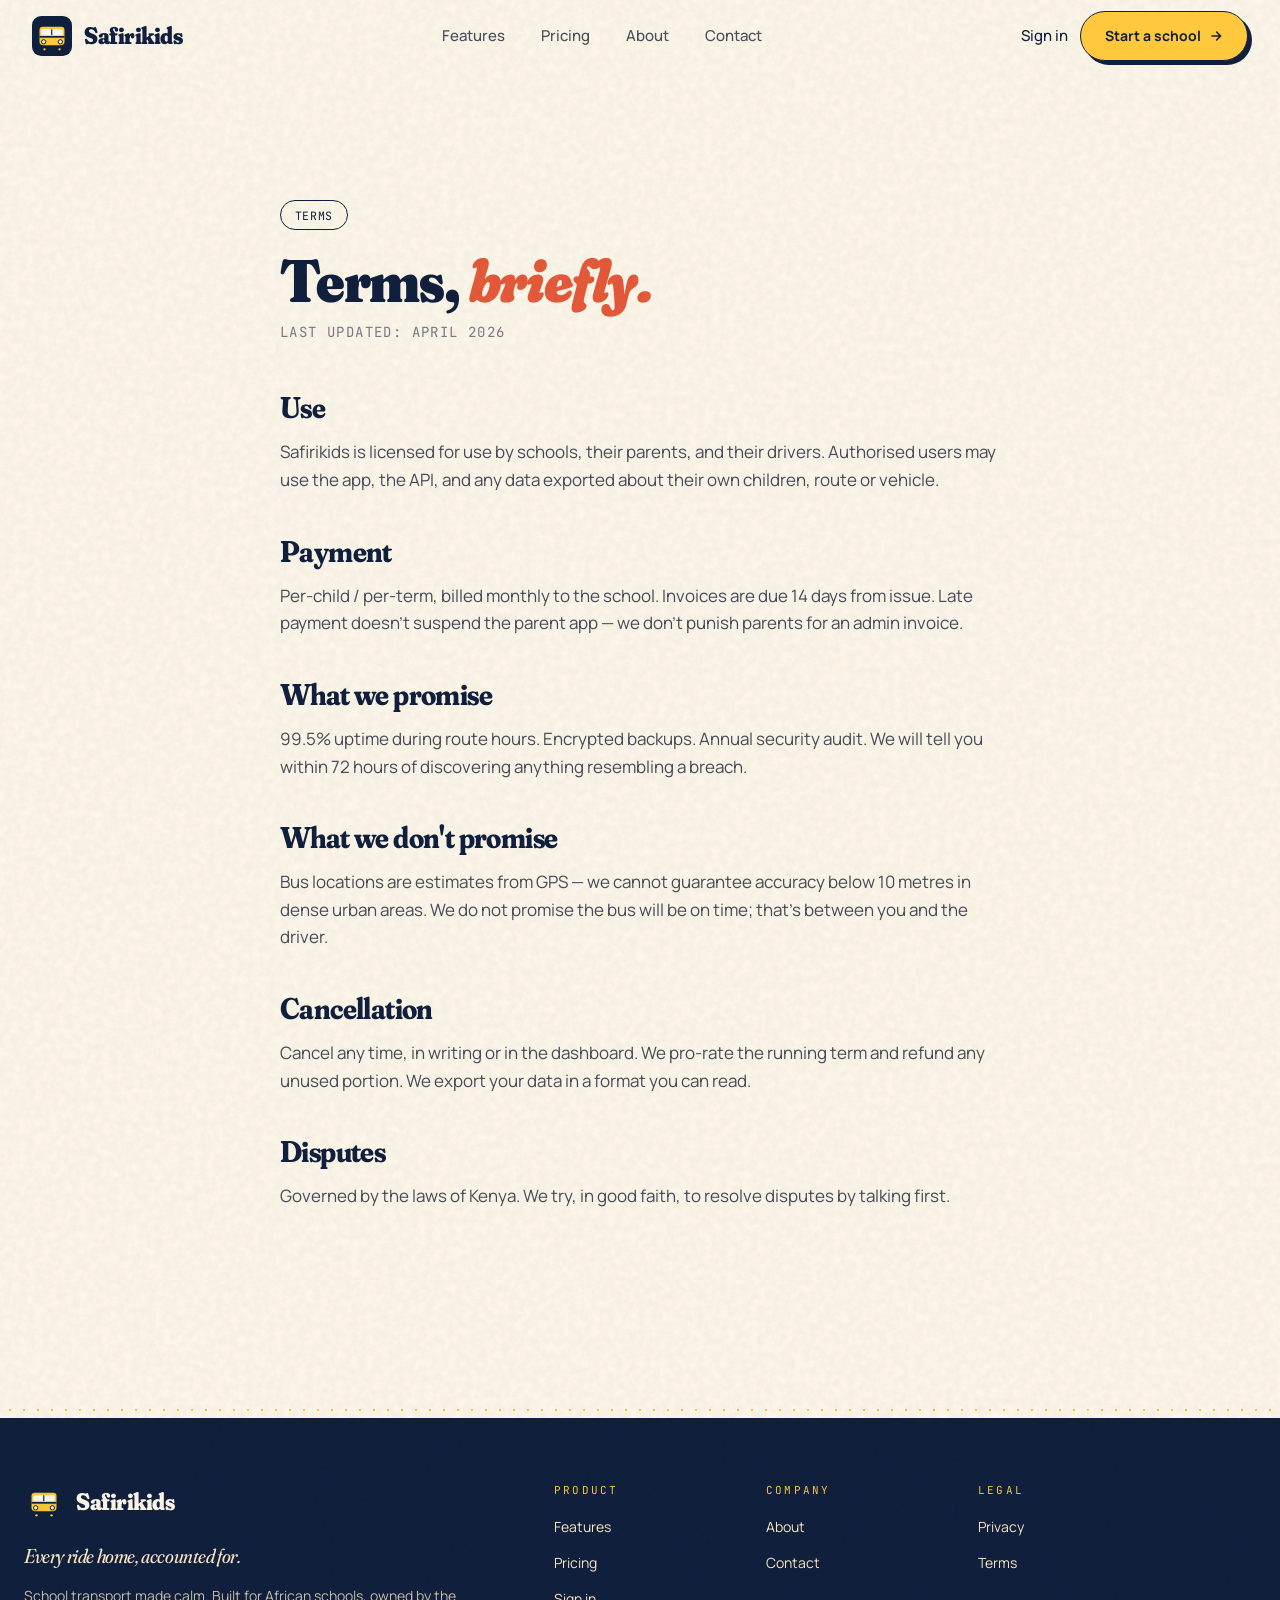
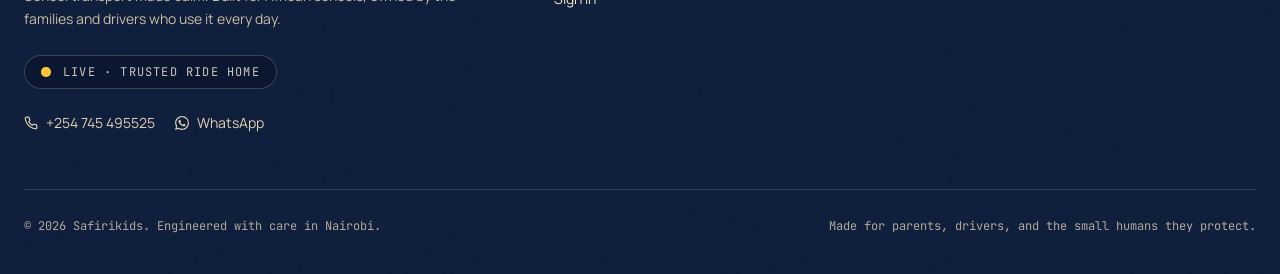
<file: terms.html>
<!DOCTYPE html><!--JXahZqIPqe3ogNB671CFu--><html lang="en"><head><meta charSet="utf-8"/><meta name="viewport" content="width=device-width, initial-scale=1"/><link rel="stylesheet" href="/_next/static/chunks/b09dce7397c4420e.css" data-precedence="next"/><link rel="preload" as="script" fetchPriority="low" href="/_next/static/chunks/e1d679caba8aaa66.js"/><script src="/_next/static/chunks/4c8a73fa9a568984.js" async=""></script><script src="/_next/static/chunks/1c64b19886203277.js" async=""></script><script src="/_next/static/chunks/c44ba29902c6819e.js" async=""></script><script src="/_next/static/chunks/turbopack-27e2cf467ea67dbc.js" async=""></script><script src="/_next/static/chunks/b247c6a4e0199b74.js" async=""></script><script src="/_next/static/chunks/6c33792a57a66467.js" async=""></script><script src="/_next/static/chunks/beefb697acdd731a.js" async=""></script><link rel="preload" href="https://fonts.googleapis.com/css2?family=Fraunces:opsz,wght@9..144,400;9..144,500;9..144,600;9..144,700;9..144,800;9..144,900&amp;family=Manrope:wght@300;400;500;600;700;800&amp;family=JetBrains+Mono:wght@400;500&amp;display=swap" as="style"/><link rel="preconnect" href="https://fonts.googleapis.com"/><link rel="preconnect" href="https://fonts.gstatic.com" crossorigin=""/><meta name="theme-color" content="#0F1F3D"/><title>Terms · Safirikids</title><meta name="description" content="The terms of using Safirikids. Plain English. Short."/><meta name="author" content="Safirikids"/><link rel="manifest" href="/manifest.json"/><meta name="keywords" content="school bus tracking,child safety,school transport,parent app,school pickup app,driver app,GPS school bus,Kenya school transport,Safirikids"/><meta name="creator" content="Safirikids"/><meta name="publisher" content="Safirikids"/><meta name="robots" content="index, follow"/><meta property="og:title" content="Safirikids — Every ride home, accounted for."/><meta property="og:description" content="Live school-bus tracking, verified pick-ups and drop-offs, and a private channel between drivers, schools and parents. Built for African schools, trusted by parents."/><meta property="og:url" content="https://safirikids.cseco.co.ke"/><meta property="og:site_name" content="Safirikids"/><meta property="og:locale" content="en_US"/><meta property="og:image" content="https://safirikids.cseco.co.ke/og-image.png"/><meta property="og:image:width" content="1200"/><meta property="og:image:height" content="630"/><meta property="og:image:alt" content="Safirikids — school transport, in your pocket"/><meta property="og:image:type" content="image/png"/><meta property="og:type" content="website"/><meta name="twitter:card" content="summary_large_image"/><meta name="twitter:title" content="Safirikids — Every ride home, accounted for."/><meta name="twitter:description" content="Live school-bus tracking, verified pick-ups and drop-offs, and a private channel between drivers, schools and parents. Built for African schools, trusted by parents."/><meta name="twitter:image" content="https://safirikids.cseco.co.ke/og-image.png"/><link rel="icon" href="/favicon.svg" type="image/svg+xml"/><link rel="icon" href="/favicon.png" type="image/png" sizes="32x32"/><link rel="apple-touch-icon" href="/apple-touch-icon.png"/><link rel="stylesheet" href="https://fonts.googleapis.com/css2?family=Fraunces:opsz,wght@9..144,400;9..144,500;9..144,600;9..144,700;9..144,800;9..144,900&amp;family=Manrope:wght@300;400;500;600;700;800&amp;family=JetBrains+Mono:wght@400;500&amp;display=swap"/><script src="/_next/static/chunks/a6dad97d9634a72d.js" noModule=""></script></head><body class="font-sans antialiased bg-[var(--color-cream)] text-[var(--color-ink)] min-h-screen grain"><div hidden=""><!--$--><!--/$--></div><header class="sticky top-0 z-50 transition-all duration-300 bg-transparent"><div class="max-w-7xl mx-auto px-5 sm:px-8 h-[72px] flex items-center justify-between"><a class="flex items-center gap-3 group" aria-label="Safirikids" href="/"><svg width="40" height="40" viewBox="0 0 48 48" xmlns="http://www.w3.org/2000/svg" class="" aria-hidden="true"><rect width="48" height="48" rx="11" fill="#0F1F3D"></rect><rect x="9" y="13" width="30" height="22" rx="4" fill="#FFC83D"></rect><rect x="11" y="16" width="26" height="7" rx="2" fill="#FFF8EA"></rect><rect x="23" y="16" width="1.4" height="7" fill="#0F1F3D"></rect><rect x="9" y="24" width="30" height="2" fill="#0F1F3D"></rect><circle cx="14" cy="31" r="2.6" fill="#FFF1B5" stroke="#0F1F3D" stroke-width="1.2"></circle><circle cx="34" cy="31" r="2.6" fill="#FFF1B5" stroke="#0F1F3D" stroke-width="1.2"></circle><circle cx="15" cy="40" r="3.6" fill="#0F1F3D"></circle><circle cx="15" cy="40" r="1.4" fill="#FFC83D"></circle><circle cx="33" cy="40" r="3.6" fill="#0F1F3D"></circle><circle cx="33" cy="40" r="1.4" fill="#FFC83D"></circle></svg><span class="font-display text-2xl font-extrabold text-[var(--color-navy)] tracking-tight group-hover:text-[var(--color-coral-deep)] transition-colors" style="font-variation-settings:&quot;opsz&quot; 144, &quot;SOFT&quot; 100">Safirikids</span></a><nav class="hidden md:flex items-center gap-1"><a class="px-4 py-2 text-[15px] font-medium rounded-full transition-all text-[var(--color-ink-soft)] hover:text-[var(--color-navy)] hover:bg-[var(--color-cream-deep)]" href="/features">Features</a><a class="px-4 py-2 text-[15px] font-medium rounded-full transition-all text-[var(--color-ink-soft)] hover:text-[var(--color-navy)] hover:bg-[var(--color-cream-deep)]" href="/pricing">Pricing</a><a class="px-4 py-2 text-[15px] font-medium rounded-full transition-all text-[var(--color-ink-soft)] hover:text-[var(--color-navy)] hover:bg-[var(--color-cream-deep)]" href="/about">About</a><a class="px-4 py-2 text-[15px] font-medium rounded-full transition-all text-[var(--color-ink-soft)] hover:text-[var(--color-navy)] hover:bg-[var(--color-cream-deep)]" href="/contact">Contact</a></nav><div class="hidden md:flex items-center gap-3"><a href="https://app.safirikids.cseco.co.ke" class="text-[15px] font-medium text-[var(--color-navy)] hover:text-[var(--color-coral-deep)] transition-colors">Sign in</a><a href="https://app.safirikids.cseco.co.ke/?signup=1" class="btn-sun text-sm">Start a school<svg width="14" height="14" viewBox="0 0 24 24" fill="none" stroke="currentColor" stroke-width="2.5" stroke-linecap="round" stroke-linejoin="round"><path d="M5 12h14M13 5l7 7-7 7"></path></svg></a></div><button aria-label="Toggle menu" aria-expanded="false" class="md:hidden inline-flex items-center justify-center w-10 h-10 rounded-full border-[1.5px] border-[var(--color-navy)] bg-[var(--color-cream)]"><svg width="20" height="20" viewBox="0 0 24 24" fill="none" stroke="currentColor" stroke-width="2"><line x1="3" y1="7" x2="21" y2="7"></line><line x1="3" y1="17" x2="21" y2="17"></line></svg></button></div></header><main class="relative"><section class="max-w-3xl mx-auto px-6 pt-20 md:pt-32 pb-24"><span class="pill">Terms</span><h1 class="font-display text-5xl md:text-6xl font-black text-[var(--color-navy)] mt-5 leading-[1.0]" style="font-variation-settings:&quot;opsz&quot; 144, &quot;SOFT&quot; 60">Terms,<!-- --> <span class="italic font-display-soft text-[var(--color-coral-deep)]">briefly.</span></h1><p class="mt-3 font-mono text-sm text-[var(--color-ink-mute)] uppercase tracking-widest">Last updated: April 2026</p><div class="mt-12 space-y-10 text-[var(--color-ink-soft)] leading-relaxed text-[17px]"><section><h2 class="font-display text-2xl md:text-3xl font-bold text-[var(--color-navy)]" style="font-variation-settings:&quot;opsz&quot; 144, &quot;SOFT&quot; 80">Use</h2><div class="mt-3"><p>Safirikids is licensed for use by schools, their parents, and their drivers. Authorised users may use the app, the API, and any data exported about their own children, route or vehicle.</p></div></section><section><h2 class="font-display text-2xl md:text-3xl font-bold text-[var(--color-navy)]" style="font-variation-settings:&quot;opsz&quot; 144, &quot;SOFT&quot; 80">Payment</h2><div class="mt-3"><p>Per-child / per-term, billed monthly to the school. Invoices are due 14 days from issue. Late payment doesn&#x27;t suspend the parent app — we don&#x27;t punish parents for an admin invoice.</p></div></section><section><h2 class="font-display text-2xl md:text-3xl font-bold text-[var(--color-navy)]" style="font-variation-settings:&quot;opsz&quot; 144, &quot;SOFT&quot; 80">What we promise</h2><div class="mt-3"><p>99.5% uptime during route hours. Encrypted backups. Annual security audit. We will tell you within 72 hours of discovering anything resembling a breach.</p></div></section><section><h2 class="font-display text-2xl md:text-3xl font-bold text-[var(--color-navy)]" style="font-variation-settings:&quot;opsz&quot; 144, &quot;SOFT&quot; 80">What we don&#x27;t promise</h2><div class="mt-3"><p>Bus locations are estimates from GPS — we cannot guarantee accuracy below 10 metres in dense urban areas. We do not promise the bus will be on time; that&#x27;s between you and the driver.</p></div></section><section><h2 class="font-display text-2xl md:text-3xl font-bold text-[var(--color-navy)]" style="font-variation-settings:&quot;opsz&quot; 144, &quot;SOFT&quot; 80">Cancellation</h2><div class="mt-3"><p>Cancel any time, in writing or in the dashboard. We pro-rate the running term and refund any unused portion. We export your data in a format you can read.</p></div></section><section><h2 class="font-display text-2xl md:text-3xl font-bold text-[var(--color-navy)]" style="font-variation-settings:&quot;opsz&quot; 144, &quot;SOFT&quot; 80">Disputes</h2><div class="mt-3"><p>Governed by the laws of Kenya. We try, in good faith, to resolve disputes by talking first.</p></div></section></div></section><!--$--><!--/$--></main><footer class="relative bg-[var(--color-navy)] text-[var(--color-cream)] mt-24"><div class="h-4 text-[var(--color-sun)] route-line bg-[var(--color-cream)]" aria-hidden="true"></div><div class="max-w-7xl mx-auto px-6 pt-16 pb-10"><div class="grid grid-cols-2 md:grid-cols-12 gap-10 mb-14"><div class="col-span-2 md:col-span-5"><a class="flex items-center gap-3 mb-5 group w-fit" href="/"><svg width="40" height="40" viewBox="0 0 48 48" xmlns="http://www.w3.org/2000/svg" class="" aria-hidden="true"><rect width="48" height="48" rx="11" fill="#0F1F3D"></rect><rect x="9" y="13" width="30" height="22" rx="4" fill="#FFC83D"></rect><rect x="11" y="16" width="26" height="7" rx="2" fill="#FFF8EA"></rect><rect x="23" y="16" width="1.4" height="7" fill="#0F1F3D"></rect><rect x="9" y="24" width="30" height="2" fill="#0F1F3D"></rect><circle cx="14" cy="31" r="2.6" fill="#FFF1B5" stroke="#0F1F3D" stroke-width="1.2"></circle><circle cx="34" cy="31" r="2.6" fill="#FFF1B5" stroke="#0F1F3D" stroke-width="1.2"></circle><circle cx="15" cy="40" r="3.6" fill="#0F1F3D"></circle><circle cx="15" cy="40" r="1.4" fill="#FFC83D"></circle><circle cx="33" cy="40" r="3.6" fill="#0F1F3D"></circle><circle cx="33" cy="40" r="1.4" fill="#FFC83D"></circle></svg><span class="font-display text-2xl font-extrabold text-[var(--color-cream)]" style="font-variation-settings:&quot;opsz&quot; 144, &quot;SOFT&quot; 100">Safirikids</span></a><p class="font-display italic text-xl text-[var(--color-cream-warm)] max-w-md leading-snug">Every ride home, accounted for.</p><p class="text-sm text-[var(--color-cream-warm)]/80 mt-4 max-w-md leading-relaxed">School transport made calm. Built for African schools, owned by the families and drivers who use it every day.</p><div class="mt-6 inline-flex items-center gap-3 px-4 py-2 rounded-full border border-[var(--color-cream)]/20 bg-[var(--color-navy-deep)]"><span class="relative flex h-2.5 w-2.5"><span class="absolute inline-flex h-full w-full rounded-full bg-[var(--color-sun)] opacity-70 beacon"></span><span class="relative inline-flex rounded-full h-2.5 w-2.5 bg-[var(--color-sun)]"></span></span><span class="font-mono text-xs uppercase tracking-widest text-[var(--color-cream)]/80">Live · trusted ride home</span></div><div class="mt-6 flex flex-wrap gap-x-5 gap-y-2 text-sm text-[var(--color-cream-warm)]/90"><a href="tel:+254745495525" class="inline-flex items-center gap-2 hover:text-[var(--color-sun)] transition-colors"><svg width="14" height="14" viewBox="0 0 24 24" fill="none" stroke="currentColor" stroke-width="2" stroke-linecap="round" stroke-linejoin="round"><path d="M22 16.92v3a2 2 0 0 1-2.18 2 19.79 19.79 0 0 1-8.63-3.07 19.5 19.5 0 0 1-6-6 19.79 19.79 0 0 1-3.07-8.67A2 2 0 0 1 4.11 2h3a2 2 0 0 1 2 1.72 12.84 12.84 0 0 0 .7 2.81 2 2 0 0 1-.45 2.11L8.09 9.91a16 16 0 0 0 6 6l1.27-1.27a2 2 0 0 1 2.11-.45 12.84 12.84 0 0 0 2.81.7A2 2 0 0 1 22 16.92z"></path></svg>+254 745 495525</a><a href="https://wa.me/254745495525" target="_blank" rel="noopener noreferrer" class="inline-flex items-center gap-2 hover:text-[var(--color-sun)] transition-colors"><svg width="14" height="14" viewBox="0 0 24 24" fill="currentColor"><path d="M17.472 14.382c-.297-.149-1.758-.867-2.03-.967-.273-.099-.471-.148-.67.15-.197.297-.767.966-.94 1.164-.173.199-.347.223-.644.075-.297-.15-1.255-.463-2.39-1.475-.883-.788-1.48-1.761-1.653-2.059-.173-.297-.018-.458.13-.606.134-.133.298-.347.446-.52.149-.174.198-.298.298-.497.099-.198.05-.371-.025-.52-.075-.149-.669-1.612-.916-2.207-.242-.579-.487-.5-.669-.51-.173-.008-.371-.01-.57-.01-.198 0-.52.074-.792.372-.272.297-1.04 1.016-1.04 2.479 0 1.462 1.065 2.875 1.213 3.074.149.198 2.096 3.2 5.077 4.487.709.306 1.262.489 1.694.625.712.227 1.36.195 1.871.118.571-.085 1.758-.719 2.006-1.413.248-.694.248-1.289.173-1.413-.074-.124-.272-.198-.57-.347m-5.421 7.403h-.004a9.87 9.87 0 0 1-5.031-1.378l-.361-.214-3.741.982.998-3.648-.235-.374a9.86 9.86 0 0 1-1.51-5.26c.001-5.45 4.436-9.884 9.888-9.884 2.64 0 5.122 1.03 6.988 2.898a9.825 9.825 0 0 1 2.893 6.994c-.003 5.45-4.437 9.884-9.885 9.884m8.413-18.297A11.815 11.815 0 0 0 12.05 0C5.495 0 .16 5.335.157 11.892c0 2.096.547 4.142 1.588 5.945L.057 24l6.305-1.654a11.882 11.882 0 0 0 5.683 1.448h.005c6.554 0 11.89-5.335 11.893-11.893a11.821 11.821 0 0 0-3.48-8.413"></path></svg>WhatsApp</a></div></div><div class="md:col-span-2"><h4 class="font-mono text-[11px] tracking-[0.2em] text-[var(--color-sun)] uppercase mb-4">Product</h4><ul class="space-y-3"><li><a class="text-sm text-[var(--color-cream-warm)] hover:text-[var(--color-sun)] transition-colors" href="/features">Features</a></li><li><a class="text-sm text-[var(--color-cream-warm)] hover:text-[var(--color-sun)] transition-colors" href="/pricing">Pricing</a></li><li><a href="https://app.safirikids.cseco.co.ke" class="text-sm text-[var(--color-cream-warm)] hover:text-[var(--color-sun)] transition-colors">Sign in</a></li></ul></div><div class="md:col-span-2"><h4 class="font-mono text-[11px] tracking-[0.2em] text-[var(--color-sun)] uppercase mb-4">Company</h4><ul class="space-y-3"><li><a class="text-sm text-[var(--color-cream-warm)] hover:text-[var(--color-sun)] transition-colors" href="/about">About</a></li><li><a class="text-sm text-[var(--color-cream-warm)] hover:text-[var(--color-sun)] transition-colors" href="/contact">Contact</a></li></ul></div><div class="md:col-span-2"><h4 class="font-mono text-[11px] tracking-[0.2em] text-[var(--color-sun)] uppercase mb-4">Legal</h4><ul class="space-y-3"><li><a class="text-sm text-[var(--color-cream-warm)] hover:text-[var(--color-sun)] transition-colors" href="/privacy">Privacy</a></li><li><a class="text-sm text-[var(--color-cream-warm)] hover:text-[var(--color-sun)] transition-colors" href="/terms">Terms</a></li></ul></div></div><div class="border-t border-[var(--color-cream)]/15 pt-7 flex flex-col md:flex-row justify-between items-start md:items-center gap-4"><p class="text-xs font-mono text-[var(--color-cream-warm)]/70">© <!-- -->2026<!-- --> <!-- -->Safirikids<!-- -->. Engineered with care in Nairobi.</p><p class="text-xs font-mono text-[var(--color-cream-warm)]/70">Made for parents, drivers, and the small humans they protect.</p></div></div></footer><script src="/_next/static/chunks/e1d679caba8aaa66.js" id="_R_" async=""></script><script>(self.__next_f=self.__next_f||[]).push([0])</script><script>self.__next_f.push([1,"1:\"$Sreact.fragment\"\n2:I[2971,[\"/_next/static/chunks/b247c6a4e0199b74.js\"],\"Header\"]\n3:I[92322,[\"/_next/static/chunks/6c33792a57a66467.js\",\"/_next/static/chunks/beefb697acdd731a.js\"],\"default\"]\n4:I[81409,[\"/_next/static/chunks/6c33792a57a66467.js\",\"/_next/static/chunks/beefb697acdd731a.js\"],\"default\"]\n5:I[74426,[\"/_next/static/chunks/b247c6a4e0199b74.js\"],\"\"]\nf:I[60374,[\"/_next/static/chunks/6c33792a57a66467.js\",\"/_next/static/chunks/beefb697acdd731a.js\"],\"default\"]\n:HL[\"/_next/static/chunks/b09dce7397c4420e.css\",\"style\"]\n:HL[\"https://fonts.googleapis.com/css2?family=Fraunces:opsz,wght@9..144,400;9..144,500;9..144,600;9..144,700;9..144,800;9..144,900\u0026family=Manrope:wght@300;400;500;600;700;800\u0026family=JetBrains+Mono:wght@400;500\u0026display=swap\",\"style\"]\n"])</script><script>self.__next_f.push([1,"0:{\"P\":null,\"b\":\"JXahZqIPqe3ogNB671CFu\",\"c\":[\"\",\"terms\"],\"q\":\"\",\"i\":false,\"f\":[[[\"\",{\"children\":[\"terms\",{\"children\":[\"__PAGE__\",{}]}]},\"$undefined\",\"$undefined\",true],[[\"$\",\"$1\",\"c\",{\"children\":[[[\"$\",\"link\",\"0\",{\"rel\":\"stylesheet\",\"href\":\"/_next/static/chunks/b09dce7397c4420e.css\",\"precedence\":\"next\",\"crossOrigin\":\"$undefined\",\"nonce\":\"$undefined\"}],[\"$\",\"script\",\"script-0\",{\"src\":\"/_next/static/chunks/b247c6a4e0199b74.js\",\"async\":true,\"nonce\":\"$undefined\"}]],[\"$\",\"html\",null,{\"lang\":\"en\",\"children\":[[\"$\",\"head\",null,{\"children\":[[\"$\",\"link\",null,{\"rel\":\"preconnect\",\"href\":\"https://fonts.googleapis.com\"}],[\"$\",\"link\",null,{\"rel\":\"preconnect\",\"href\":\"https://fonts.gstatic.com\",\"crossOrigin\":\"\"}],[\"$\",\"link\",null,{\"rel\":\"stylesheet\",\"href\":\"https://fonts.googleapis.com/css2?family=Fraunces:opsz,wght@9..144,400;9..144,500;9..144,600;9..144,700;9..144,800;9..144,900\u0026family=Manrope:wght@300;400;500;600;700;800\u0026family=JetBrains+Mono:wght@400;500\u0026display=swap\"}]]}],[\"$\",\"body\",null,{\"className\":\"font-sans antialiased bg-[var(--color-cream)] text-[var(--color-ink)] min-h-screen grain\",\"children\":[[\"$\",\"$L2\",null,{}],[\"$\",\"main\",null,{\"className\":\"relative\",\"children\":[\"$\",\"$L3\",null,{\"parallelRouterKey\":\"children\",\"error\":\"$undefined\",\"errorStyles\":\"$undefined\",\"errorScripts\":\"$undefined\",\"template\":[\"$\",\"$L4\",null,{}],\"templateStyles\":\"$undefined\",\"templateScripts\":\"$undefined\",\"notFound\":[[[\"$\",\"title\",null,{\"children\":\"404: This page could not be found.\"}],[\"$\",\"div\",null,{\"style\":{\"fontFamily\":\"system-ui,\\\"Segoe UI\\\",Roboto,Helvetica,Arial,sans-serif,\\\"Apple Color Emoji\\\",\\\"Segoe UI Emoji\\\"\",\"height\":\"100vh\",\"textAlign\":\"center\",\"display\":\"flex\",\"flexDirection\":\"column\",\"alignItems\":\"center\",\"justifyContent\":\"center\"},\"children\":[\"$\",\"div\",null,{\"children\":[[\"$\",\"style\",null,{\"dangerouslySetInnerHTML\":{\"__html\":\"body{color:#000;background:#fff;margin:0}.next-error-h1{border-right:1px solid rgba(0,0,0,.3)}@media (prefers-color-scheme:dark){body{color:#fff;background:#000}.next-error-h1{border-right:1px solid rgba(255,255,255,.3)}}\"}}],[\"$\",\"h1\",null,{\"className\":\"next-error-h1\",\"style\":{\"display\":\"inline-block\",\"margin\":\"0 20px 0 0\",\"padding\":\"0 23px 0 0\",\"fontSize\":24,\"fontWeight\":500,\"verticalAlign\":\"top\",\"lineHeight\":\"49px\"},\"children\":404}],[\"$\",\"div\",null,{\"style\":{\"display\":\"inline-block\"},\"children\":[\"$\",\"h2\",null,{\"style\":{\"fontSize\":14,\"fontWeight\":400,\"lineHeight\":\"49px\",\"margin\":0},\"children\":\"This page could not be found.\"}]}]]}]}]],[]],\"forbidden\":\"$undefined\",\"unauthorized\":\"$undefined\"}]}],[\"$\",\"footer\",null,{\"className\":\"relative bg-[var(--color-navy)] text-[var(--color-cream)] mt-24\",\"children\":[[\"$\",\"div\",null,{\"className\":\"h-4 text-[var(--color-sun)] route-line bg-[var(--color-cream)]\",\"aria-hidden\":true}],[\"$\",\"div\",null,{\"className\":\"max-w-7xl mx-auto px-6 pt-16 pb-10\",\"children\":[[\"$\",\"div\",null,{\"className\":\"grid grid-cols-2 md:grid-cols-12 gap-10 mb-14\",\"children\":[[\"$\",\"div\",null,{\"className\":\"col-span-2 md:col-span-5\",\"children\":[[\"$\",\"$L5\",null,{\"href\":\"/\",\"className\":\"flex items-center gap-3 mb-5 group w-fit\",\"children\":[[\"$\",\"svg\",null,{\"width\":40,\"height\":40,\"viewBox\":\"0 0 48 48\",\"xmlns\":\"http://www.w3.org/2000/svg\",\"className\":\"\",\"aria-hidden\":\"true\",\"children\":[[\"$\",\"rect\",null,{\"width\":\"48\",\"height\":\"48\",\"rx\":\"11\",\"fill\":\"#0F1F3D\"}],[\"$\",\"rect\",null,{\"x\":\"9\",\"y\":\"13\",\"width\":\"30\",\"height\":\"22\",\"rx\":\"4\",\"fill\":\"#FFC83D\"}],[\"$\",\"rect\",null,{\"x\":\"11\",\"y\":\"16\",\"width\":\"26\",\"height\":\"7\",\"rx\":\"2\",\"fill\":\"#FFF8EA\"}],[\"$\",\"rect\",null,{\"x\":\"23\",\"y\":\"16\",\"width\":\"1.4\",\"height\":\"7\",\"fill\":\"#0F1F3D\"}],[\"$\",\"rect\",null,{\"x\":\"9\",\"y\":\"24\",\"width\":\"30\",\"height\":\"2\",\"fill\":\"#0F1F3D\"}],[\"$\",\"circle\",null,{\"cx\":\"14\",\"cy\":\"31\",\"r\":\"2.6\",\"fill\":\"#FFF1B5\",\"stroke\":\"#0F1F3D\",\"strokeWidth\":\"1.2\"}],[\"$\",\"circle\",null,{\"cx\":\"34\",\"cy\":\"31\",\"r\":\"2.6\",\"fill\":\"#FFF1B5\",\"stroke\":\"#0F1F3D\",\"strokeWidth\":\"1.2\"}],[\"$\",\"circle\",null,{\"cx\":\"15\",\"cy\":\"40\",\"r\":\"3.6\",\"fill\":\"#0F1F3D\"}],[\"$\",\"circle\",null,{\"cx\":\"15\",\"cy\":\"40\",\"r\":\"1.4\",\"fill\":\"#FFC83D\"}],[\"$\",\"circle\",null,{\"cx\":\"33\",\"cy\":\"40\",\"r\":\"3.6\",\"fill\":\"#0F1F3D\"}],[\"$\",\"circle\",null,{\"cx\":\"33\",\"cy\":\"40\",\"r\":\"1.4\",\"fill\":\"#FFC83D\"}]]}],[\"$\",\"span\",null,{\"className\":\"font-display text-2xl font-extrabold text-[var(--color-cream)]\",\"style\":{\"fontVariationSettings\":\"\\\"opsz\\\" 144, \\\"SOFT\\\" 100\"},\"children\":\"Safirikids\"}]]}],[\"$\",\"p\",null,{\"className\":\"font-display italic text-xl text-[var(--color-cream-warm)] max-w-md leading-snug\",\"children\":\"Every ride home, accounted for.\"}],[\"$\",\"p\",null,{\"className\":\"text-sm text-[var(--color-cream-warm)]/80 mt-4 max-w-md leading-relaxed\",\"children\":\"School transport made calm. Built for African schools, owned by the families and drivers who use it every day.\"}],\"$L6\",\"$L7\"]}],[\"$L8\",\"$L9\",\"$La\"]]}],\"$Lb\"]}]]}]]}]]}]]}],{\"children\":[\"$Lc\",{\"children\":[\"$Ld\",{},null,false,false]},null,false,false]},null,false,false],\"$Le\",false]],\"m\":\"$undefined\",\"G\":[\"$f\",[]],\"S\":true}\n"])</script><script>self.__next_f.push([1,"11:I[19091,[\"/_next/static/chunks/6c33792a57a66467.js\",\"/_next/static/chunks/beefb697acdd731a.js\"],\"OutletBoundary\"]\n12:\"$Sreact.suspense\"\n14:I[19091,[\"/_next/static/chunks/6c33792a57a66467.js\",\"/_next/static/chunks/beefb697acdd731a.js\"],\"ViewportBoundary\"]\n16:I[19091,[\"/_next/static/chunks/6c33792a57a66467.js\",\"/_next/static/chunks/beefb697acdd731a.js\"],\"MetadataBoundary\"]\n6:[\"$\",\"div\",null,{\"className\":\"mt-6 inline-flex items-center gap-3 px-4 py-2 rounded-full border border-[var(--color-cream)]/20 bg-[var(--color-navy-deep)]\",\"children\":[[\"$\",\"span\",null,{\"className\":\"relative flex h-2.5 w-2.5\",\"children\":[[\"$\",\"span\",null,{\"className\":\"absolute inline-flex h-full w-full rounded-full bg-[var(--color-sun)] opacity-70 beacon\"}],[\"$\",\"span\",null,{\"className\":\"relative inline-flex rounded-full h-2.5 w-2.5 bg-[var(--color-sun)]\"}]]}],[\"$\",\"span\",null,{\"className\":\"font-mono text-xs uppercase tracking-widest text-[var(--color-cream)]/80\",\"children\":\"Live · trusted ride home\"}]]}]\n10:T458,M17.472 14.382c-.297-.149-1.758-.867-2.03-.967-.273-.099-.471-.148-.67.15-.197.297-.767.966-.94 1.164-.173.199-.347.223-.644.075-.297-.15-1.255-.463-2.39-1.475-.883-.788-1.48-1.761-1.653-2.059-.173-.297-.018-.458.13-.606.134-.133.298-.347.446-.52.149-.174.198-.298.298-.497.099-.198.05-.371-.025-.52-.075-.149-.669-1.612-.916-2.207-.242-.579-.487-.5-.669-.51-.173-.008-.371-.01-.57-.01-.198 0-.52.074-.792.372-.272.297-1.04 1.016-1.04 2.479 0 1.462 1.065 2.875 1.213 3.074.149.198 2.096 3.2 5.077 4.487.709.306 1.262.489 1.694.625.712.227 1.36.195 1.871.118.571-.085 1.758-.719 2.006-1.413.248-.694.248-1.289.173-1.413-.074-.124-.272-.198-.57-.347m-5.421 7.403h-.004a9.87 9.87 0 0 1-5.031-1.378l-.361-.214-3.741.982.998-3.648-.235-.374a9.86 9.86 0 0 1-1.51-5.26c.001-5.45 4.436-9.884 9.888-9.884 2.64 0 5.122 1.03 6.988 2.898a9.825 9.825 0 0 1 2.893 6.994c-.003 5.45-4.437 9.884-9.885 9.884m8.413-18.297A11.815 11.815 0 0 0 12.05 0C5.495 0 .16 5.335.157 11.892c0 2.096.547 4.142 1.588 5.945L.057 24l6.305-1.654a11.882 11.882 0 0 0 5.683 1.448h.005c6.554 0 11.89-5.335 11.893-11.893a11.821 11.821 0 0 0-3.48-8.4137:[\"$\",\"div\",null,{\"className\":\"mt-6 flex flex-wrap gap-x-5 gap-y-2 text-sm text-[var(--color-cream-warm)]/90\",\"children\":[[\"$\",\"a\",null,{\"href\":\"tel:+254745495525\",\"className\":\"inline-flex items-center gap-2 hover:text-[var(--color-sun)] transition-colors\",\"children\":[[\"$\",\"svg\",null,{\"width\":\"14\",\"height\":\"14\",\"viewBox\":\"0 0 24 24\",\"fill\":\"none\",\"stroke\":\"currentColor\",\"strokeWidth\":\"2\",\"strokeLinecap\":\"round\",\"strokeLinejoin\":\"round\",\"children\":[\"$\",\"path\",null,{\"d\":\"M22 16.92v3a2 2 0 0 1-2.18 2 19.79 19.79 0 0 1-8.63-3.07 19.5 19.5 0 0 1-6-6 19.79 19.79 0 0 1-3.07-8.67A2 2 0 0 1 4.11 2h3a2 2 0 0 1 2 1.72 12.84 12.84 0 0 0 .7 2.81 2 2 0 0 1-.45 2.11L8.09 9.91a16 16 0 0 0 6 6l1.27-1.27a2 2 0 0 1 2.11-.45 12.84 12.84 0 0 0 2.81.7A2 2 0 0 1 22 16.92z\"}]}],\"+254 745 495525\"]}],[\"$\",\"a\",null,{\"href\":\"https://wa.me/254745495525\",\"target\":\"_blank\",\"rel\":\"noopener noreferrer\",\"className\":\"inline-flex items-center gap-2 hover:text-[var(--color-sun)] transition-colors\",\"children\":[[\"$\",\"svg\",null,{\"width\":\"14\",\"height\":\"14\",\"viewBox\":\"0 0 24 24\",\"fill\":\"currentColor\",\"children\":[\"$\",\"path\",null,{\"d\":\"$10\"}]}],\"WhatsApp\"]}]]}]\n8:[\"$\",\"div\",\"Product\",{\"className\":\"md:col-span-2\",\"children\":[[\"$\",\"h4\",null,{\"className\":\"font-mono text-[11px] tracking-[0.2em] text-[var(--color-sun)] uppercase mb-4\",\"children\":\"Product\"}],[\"$\",\"ul\",null,{\"className\":\"space-y-3\",\"children\":[[\"$\",\"li\",\"Features\",{\"children\":[\"$\",\"$L5\",null,{\"href\":\"/features\",\"className\":\"text-sm text-[var(--color-cream-warm)] hover:text-[var(--color-sun)] transition-colors\",\"children\":\"Features\"}]}],[\"$\",\"li\",\"Pricing\",{\"children\":[\"$\",\"$L5\",null,{\"href\":\"/pricing\",\"className\":\"text-sm text-[var(--color-cream-warm)] hover:text-[var(--color-sun)] transition-colors\",\"children\":\"Pricing\"}]}],[\"$\",\"li\",\"Sign in\",{\"children\":[\"$\",\"a\",null,{\"href\":\"https://app.safirikids.cseco.co.ke\",\"className\":\"text-sm text-[var(--color-cream-warm)] hover:text-[var(--color-sun)] transition-colors\",\"children\":\"Sign i"])</script><script>self.__next_f.push([1,"n\"}]}]]}]]}]\n9:[\"$\",\"div\",\"Company\",{\"className\":\"md:col-span-2\",\"children\":[[\"$\",\"h4\",null,{\"className\":\"font-mono text-[11px] tracking-[0.2em] text-[var(--color-sun)] uppercase mb-4\",\"children\":\"Company\"}],[\"$\",\"ul\",null,{\"className\":\"space-y-3\",\"children\":[[\"$\",\"li\",\"About\",{\"children\":[\"$\",\"$L5\",null,{\"href\":\"/about\",\"className\":\"text-sm text-[var(--color-cream-warm)] hover:text-[var(--color-sun)] transition-colors\",\"children\":\"About\"}]}],[\"$\",\"li\",\"Contact\",{\"children\":[\"$\",\"$L5\",null,{\"href\":\"/contact\",\"className\":\"text-sm text-[var(--color-cream-warm)] hover:text-[var(--color-sun)] transition-colors\",\"children\":\"Contact\"}]}]]}]]}]\na:[\"$\",\"div\",\"Legal\",{\"className\":\"md:col-span-2\",\"children\":[[\"$\",\"h4\",null,{\"className\":\"font-mono text-[11px] tracking-[0.2em] text-[var(--color-sun)] uppercase mb-4\",\"children\":\"Legal\"}],[\"$\",\"ul\",null,{\"className\":\"space-y-3\",\"children\":[[\"$\",\"li\",\"Privacy\",{\"children\":[\"$\",\"$L5\",null,{\"href\":\"/privacy\",\"className\":\"text-sm text-[var(--color-cream-warm)] hover:text-[var(--color-sun)] transition-colors\",\"children\":\"Privacy\"}]}],[\"$\",\"li\",\"Terms\",{\"children\":[\"$\",\"$L5\",null,{\"href\":\"/terms\",\"className\":\"text-sm text-[var(--color-cream-warm)] hover:text-[var(--color-sun)] transition-colors\",\"children\":\"Terms\"}]}]]}]]}]\nb:[\"$\",\"div\",null,{\"className\":\"border-t border-[var(--color-cream)]/15 pt-7 flex flex-col md:flex-row justify-between items-start md:items-center gap-4\",\"children\":[[\"$\",\"p\",null,{\"className\":\"text-xs font-mono text-[var(--color-cream-warm)]/70\",\"children\":[\"© \",2026,\" \",\"Safirikids\",\". Engineered with care in Nairobi.\"]}],[\"$\",\"p\",null,{\"className\":\"text-xs font-mono text-[var(--color-cream-warm)]/70\",\"children\":\"Made for parents, drivers, and the small humans they protect.\"}]]}]\nc:[\"$\",\"$1\",\"c\",{\"children\":[null,[\"$\",\"$L3\",null,{\"parallelRouterKey\":\"children\",\"error\":\"$undefined\",\"errorStyles\":\"$undefined\",\"errorScripts\":\"$undefined\",\"template\":[\"$\",\"$L4\",null,{}],\"templateStyles\":\"$undefined\",\"templateScripts\":\"$undefined\",\"notFound\":\"$undefined\",\"forbidden\":\"$undefined\",\"unauthorized\":\"$undefined\"}]]}]\n"])</script><script>self.__next_f.push([1,"d:[\"$\",\"$1\",\"c\",{\"children\":[[\"$\",\"section\",null,{\"className\":\"max-w-3xl mx-auto px-6 pt-20 md:pt-32 pb-24\",\"children\":[[\"$\",\"span\",null,{\"className\":\"pill\",\"children\":\"Terms\"}],[\"$\",\"h1\",null,{\"className\":\"font-display text-5xl md:text-6xl font-black text-[var(--color-navy)] mt-5 leading-[1.0]\",\"style\":{\"fontVariationSettings\":\"\\\"opsz\\\" 144, \\\"SOFT\\\" 60\"},\"children\":[\"Terms,\",\" \",[\"$\",\"span\",null,{\"className\":\"italic font-display-soft text-[var(--color-coral-deep)]\",\"children\":\"briefly.\"}]]}],[\"$\",\"p\",null,{\"className\":\"mt-3 font-mono text-sm text-[var(--color-ink-mute)] uppercase tracking-widest\",\"children\":\"Last updated: April 2026\"}],[\"$\",\"div\",null,{\"className\":\"mt-12 space-y-10 text-[var(--color-ink-soft)] leading-relaxed text-[17px]\",\"children\":[[\"$\",\"section\",null,{\"children\":[[\"$\",\"h2\",null,{\"className\":\"font-display text-2xl md:text-3xl font-bold text-[var(--color-navy)]\",\"style\":{\"fontVariationSettings\":\"\\\"opsz\\\" 144, \\\"SOFT\\\" 80\"},\"children\":\"Use\"}],[\"$\",\"div\",null,{\"className\":\"mt-3\",\"children\":[\"$\",\"p\",null,{\"children\":\"Safirikids is licensed for use by schools, their parents, and their drivers. Authorised users may use the app, the API, and any data exported about their own children, route or vehicle.\"}]}]]}],[\"$\",\"section\",null,{\"children\":[[\"$\",\"h2\",null,{\"className\":\"font-display text-2xl md:text-3xl font-bold text-[var(--color-navy)]\",\"style\":{\"fontVariationSettings\":\"\\\"opsz\\\" 144, \\\"SOFT\\\" 80\"},\"children\":\"Payment\"}],[\"$\",\"div\",null,{\"className\":\"mt-3\",\"children\":[\"$\",\"p\",null,{\"children\":\"Per-child / per-term, billed monthly to the school. Invoices are due 14 days from issue. Late payment doesn't suspend the parent app — we don't punish parents for an admin invoice.\"}]}]]}],[\"$\",\"section\",null,{\"children\":[[\"$\",\"h2\",null,{\"className\":\"font-display text-2xl md:text-3xl font-bold text-[var(--color-navy)]\",\"style\":{\"fontVariationSettings\":\"\\\"opsz\\\" 144, \\\"SOFT\\\" 80\"},\"children\":\"What we promise\"}],[\"$\",\"div\",null,{\"className\":\"mt-3\",\"children\":[\"$\",\"p\",null,{\"children\":\"99.5% uptime during route hours. Encrypted backups. Annual security audit. We will tell you within 72 hours of discovering anything resembling a breach.\"}]}]]}],[\"$\",\"section\",null,{\"children\":[[\"$\",\"h2\",null,{\"className\":\"font-display text-2xl md:text-3xl font-bold text-[var(--color-navy)]\",\"style\":{\"fontVariationSettings\":\"\\\"opsz\\\" 144, \\\"SOFT\\\" 80\"},\"children\":\"What we don't promise\"}],[\"$\",\"div\",null,{\"className\":\"mt-3\",\"children\":[\"$\",\"p\",null,{\"children\":\"Bus locations are estimates from GPS — we cannot guarantee accuracy below 10 metres in dense urban areas. We do not promise the bus will be on time; that's between you and the driver.\"}]}]]}],[\"$\",\"section\",null,{\"children\":[[\"$\",\"h2\",null,{\"className\":\"font-display text-2xl md:text-3xl font-bold text-[var(--color-navy)]\",\"style\":{\"fontVariationSettings\":\"\\\"opsz\\\" 144, \\\"SOFT\\\" 80\"},\"children\":\"Cancellation\"}],[\"$\",\"div\",null,{\"className\":\"mt-3\",\"children\":[\"$\",\"p\",null,{\"children\":\"Cancel any time, in writing or in the dashboard. We pro-rate the running term and refund any unused portion. We export your data in a format you can read.\"}]}]]}],[\"$\",\"section\",null,{\"children\":[[\"$\",\"h2\",null,{\"className\":\"font-display text-2xl md:text-3xl font-bold text-[var(--color-navy)]\",\"style\":{\"fontVariationSettings\":\"\\\"opsz\\\" 144, \\\"SOFT\\\" 80\"},\"children\":\"Disputes\"}],[\"$\",\"div\",null,{\"className\":\"mt-3\",\"children\":[\"$\",\"p\",null,{\"children\":\"Governed by the laws of Kenya. We try, in good faith, to resolve disputes by talking first.\"}]}]]}]]}]]}],null,[\"$\",\"$L11\",null,{\"children\":[\"$\",\"$12\",null,{\"name\":\"Next.MetadataOutlet\",\"children\":\"$@13\"}]}]]}]\n"])</script><script>self.__next_f.push([1,"e:[\"$\",\"$1\",\"h\",{\"children\":[null,[\"$\",\"$L14\",null,{\"children\":\"$@15\"}],[\"$\",\"div\",null,{\"hidden\":true,\"children\":[\"$\",\"$L16\",null,{\"children\":[\"$\",\"$12\",null,{\"name\":\"Next.Metadata\",\"children\":\"$@17\"}]}]}],null]}]\n"])</script><script>self.__next_f.push([1,"15:[[\"$\",\"meta\",\"0\",{\"charSet\":\"utf-8\"}],[\"$\",\"meta\",\"1\",{\"name\":\"viewport\",\"content\":\"width=device-width, initial-scale=1\"}],[\"$\",\"meta\",\"2\",{\"name\":\"theme-color\",\"content\":\"#0F1F3D\"}]]\n"])</script><script>self.__next_f.push([1,"18:I[51042,[\"/_next/static/chunks/6c33792a57a66467.js\",\"/_next/static/chunks/beefb697acdd731a.js\"],\"IconMark\"]\n"])</script><script>self.__next_f.push([1,"17:[[\"$\",\"title\",\"0\",{\"children\":\"Terms · Safirikids\"}],[\"$\",\"meta\",\"1\",{\"name\":\"description\",\"content\":\"The terms of using Safirikids. Plain English. Short.\"}],[\"$\",\"meta\",\"2\",{\"name\":\"author\",\"content\":\"Safirikids\"}],[\"$\",\"link\",\"3\",{\"rel\":\"manifest\",\"href\":\"/manifest.json\",\"crossOrigin\":\"$undefined\"}],[\"$\",\"meta\",\"4\",{\"name\":\"keywords\",\"content\":\"school bus tracking,child safety,school transport,parent app,school pickup app,driver app,GPS school bus,Kenya school transport,Safirikids\"}],[\"$\",\"meta\",\"5\",{\"name\":\"creator\",\"content\":\"Safirikids\"}],[\"$\",\"meta\",\"6\",{\"name\":\"publisher\",\"content\":\"Safirikids\"}],[\"$\",\"meta\",\"7\",{\"name\":\"robots\",\"content\":\"index, follow\"}],[\"$\",\"meta\",\"8\",{\"property\":\"og:title\",\"content\":\"Safirikids — Every ride home, accounted for.\"}],[\"$\",\"meta\",\"9\",{\"property\":\"og:description\",\"content\":\"Live school-bus tracking, verified pick-ups and drop-offs, and a private channel between drivers, schools and parents. Built for African schools, trusted by parents.\"}],[\"$\",\"meta\",\"10\",{\"property\":\"og:url\",\"content\":\"https://safirikids.cseco.co.ke\"}],[\"$\",\"meta\",\"11\",{\"property\":\"og:site_name\",\"content\":\"Safirikids\"}],[\"$\",\"meta\",\"12\",{\"property\":\"og:locale\",\"content\":\"en_US\"}],[\"$\",\"meta\",\"13\",{\"property\":\"og:image\",\"content\":\"https://safirikids.cseco.co.ke/og-image.png\"}],[\"$\",\"meta\",\"14\",{\"property\":\"og:image:width\",\"content\":\"1200\"}],[\"$\",\"meta\",\"15\",{\"property\":\"og:image:height\",\"content\":\"630\"}],[\"$\",\"meta\",\"16\",{\"property\":\"og:image:alt\",\"content\":\"Safirikids — school transport, in your pocket\"}],[\"$\",\"meta\",\"17\",{\"property\":\"og:image:type\",\"content\":\"image/png\"}],[\"$\",\"meta\",\"18\",{\"property\":\"og:type\",\"content\":\"website\"}],[\"$\",\"meta\",\"19\",{\"name\":\"twitter:card\",\"content\":\"summary_large_image\"}],[\"$\",\"meta\",\"20\",{\"name\":\"twitter:title\",\"content\":\"Safirikids — Every ride home, accounted for.\"}],[\"$\",\"meta\",\"21\",{\"name\":\"twitter:description\",\"content\":\"Live school-bus tracking, verified pick-ups and drop-offs, and a private channel between drivers, schools and parents. Built for African schools, trusted by parents.\"}],[\"$\",\"meta\",\"22\",{\"name\":\"twitter:image\",\"content\":\"https://safirikids.cseco.co.ke/og-image.png\"}],[\"$\",\"link\",\"23\",{\"rel\":\"icon\",\"href\":\"/favicon.svg\",\"type\":\"image/svg+xml\"}],[\"$\",\"link\",\"24\",{\"rel\":\"icon\",\"href\":\"/favicon.png\",\"type\":\"image/png\",\"sizes\":\"32x32\"}],[\"$\",\"link\",\"25\",{\"rel\":\"apple-touch-icon\",\"href\":\"/apple-touch-icon.png\"}],[\"$\",\"$L18\",\"26\",{}]]\n"])</script><script>self.__next_f.push([1,"13:null\n"])</script></body></html>
</file>
<file: _next/static/chunks/b09dce7397c4420e.css>
@layer properties{@supports (((-webkit-hyphens:none)) and (not (margin-trim:inline))) or ((-moz-orient:inline) and (not (color:rgb(from red r g b)))){*,:before,:after,::backdrop{--tw-translate-x:0;--tw-translate-y:0;--tw-translate-z:0;--tw-rotate-x:initial;--tw-rotate-y:initial;--tw-rotate-z:initial;--tw-skew-x:initial;--tw-skew-y:initial;--tw-space-y-reverse:0;--tw-space-x-reverse:0;--tw-border-style:solid;--tw-leading:initial;--tw-font-weight:initial;--tw-tracking:initial;--tw-shadow:0 0 #0000;--tw-shadow-color:initial;--tw-shadow-alpha:100%;--tw-inset-shadow:0 0 #0000;--tw-inset-shadow-color:initial;--tw-inset-shadow-alpha:100%;--tw-ring-color:initial;--tw-ring-shadow:0 0 #0000;--tw-inset-ring-color:initial;--tw-inset-ring-shadow:0 0 #0000;--tw-ring-inset:initial;--tw-ring-offset-width:0px;--tw-ring-offset-color:#fff;--tw-ring-offset-shadow:0 0 #0000;--tw-blur:initial;--tw-brightness:initial;--tw-contrast:initial;--tw-grayscale:initial;--tw-hue-rotate:initial;--tw-invert:initial;--tw-opacity:initial;--tw-saturate:initial;--tw-sepia:initial;--tw-drop-shadow:initial;--tw-drop-shadow-color:initial;--tw-drop-shadow-alpha:100%;--tw-drop-shadow-size:initial;--tw-backdrop-blur:initial;--tw-backdrop-brightness:initial;--tw-backdrop-contrast:initial;--tw-backdrop-grayscale:initial;--tw-backdrop-hue-rotate:initial;--tw-backdrop-invert:initial;--tw-backdrop-opacity:initial;--tw-backdrop-saturate:initial;--tw-backdrop-sepia:initial;--tw-duration:initial}}}@layer theme{:root,:host{--font-sans:"Manrope",ui-sans-serif,system-ui,sans-serif;--font-mono:"JetBrains Mono",ui-monospace,monospace;--spacing:.25rem;--container-md:28rem;--container-xl:36rem;--container-2xl:42rem;--container-3xl:48rem;--container-4xl:56rem;--container-7xl:80rem;--text-xs:.75rem;--text-xs--line-height:calc(1/.75);--text-sm:.875rem;--text-sm--line-height:calc(1.25/.875);--text-lg:1.125rem;--text-lg--line-height:calc(1.75/1.125);--text-xl:1.25rem;--text-xl--line-height:calc(1.75/1.25);--text-2xl:1.5rem;--text-2xl--line-height:calc(2/1.5);--text-3xl:1.875rem;--text-3xl--line-height:calc(2.25/1.875);--text-4xl:2.25rem;--text-4xl--line-height:calc(2.5/2.25);--text-5xl:3rem;--text-5xl--line-height:1;--text-6xl:3.75rem;--text-6xl--line-height:1;--text-7xl:4.5rem;--text-7xl--line-height:1;--font-weight-medium:500;--font-weight-semibold:600;--font-weight-bold:700;--font-weight-extrabold:800;--font-weight-black:900;--tracking-tight:-.025em;--tracking-widest:.1em;--leading-tight:1.25;--leading-snug:1.375;--leading-relaxed:1.625;--radius-2xl:1rem;--radius-3xl:1.5rem;--blur-xl:24px;--blur-2xl:40px;--blur-3xl:64px;--default-transition-duration:.15s;--default-transition-timing-function:cubic-bezier(.4,0,.2,1);--default-font-family:var(--font-sans);--default-mono-font-family:var(--font-mono);--font-display:"Fraunces",ui-serif,Georgia,serif;--color-navy:#0f1f3d;--color-navy-deep:#0a1730;--color-sun:#ffc83d;--color-sun-soft:#ffe08a;--color-cream:#fff8ea;--color-cream-deep:#fbefd3;--color-cream-warm:#ffeac4;--color-coral:#ff7a59;--color-coral-deep:#e85a3a;--color-coral-soft:#ffb5a0;--color-sage:#6e9f7f;--color-sage-soft:#c5ddc9;--color-ink:#1a1a24;--color-ink-soft:#4a4a5a;--color-ink-mute:#7a7a8a;--color-edge-soft:#e8dcc0}}@layer base{*,:after,:before,::backdrop{box-sizing:border-box;border:0 solid;margin:0;padding:0}::file-selector-button{box-sizing:border-box;border:0 solid;margin:0;padding:0}html,:host{-webkit-text-size-adjust:100%;tab-size:4;line-height:1.5;font-family:var(--default-font-family,ui-sans-serif,system-ui,sans-serif,"Apple Color Emoji","Segoe UI Emoji","Segoe UI Symbol","Noto Color Emoji");font-feature-settings:var(--default-font-feature-settings,normal);font-variation-settings:var(--default-font-variation-settings,normal);-webkit-tap-highlight-color:transparent}hr{height:0;color:inherit;border-top-width:1px}abbr:where([title]){-webkit-text-decoration:underline dotted;text-decoration:underline dotted}h1,h2,h3,h4,h5,h6{font-size:inherit;font-weight:inherit}a{color:inherit;-webkit-text-decoration:inherit;-webkit-text-decoration:inherit;-webkit-text-decoration:inherit;-webkit-text-decoration:inherit;text-decoration:inherit}b,strong{font-weight:bolder}code,kbd,samp,pre{font-family:var(--default-mono-font-family,ui-monospace,SFMono-Regular,Menlo,Monaco,Consolas,"Liberation Mono","Courier New",monospace);font-feature-settings:var(--default-mono-font-feature-settings,normal);font-variation-settings:var(--default-mono-font-variation-settings,normal);font-size:1em}small{font-size:80%}sub,sup{vertical-align:baseline;font-size:75%;line-height:0;position:relative}sub{bottom:-.25em}sup{top:-.5em}table{text-indent:0;border-color:inherit;border-collapse:collapse}:-moz-focusring{outline:auto}progress{vertical-align:baseline}summary{display:list-item}ol,ul,menu{list-style:none}img,svg,video,canvas,audio,iframe,embed,object{vertical-align:middle;display:block}img,video{max-width:100%;height:auto}button,input,select,optgroup,textarea{font:inherit;font-feature-settings:inherit;font-variation-settings:inherit;letter-spacing:inherit;color:inherit;opacity:1;background-color:#0000;border-radius:0}::file-selector-button{font:inherit;font-feature-settings:inherit;font-variation-settings:inherit;letter-spacing:inherit;color:inherit;opacity:1;background-color:#0000;border-radius:0}:where(select:is([multiple],[size])) optgroup{font-weight:bolder}:where(select:is([multiple],[size])) optgroup option{padding-inline-start:20px}::file-selector-button{margin-inline-end:4px}::placeholder{opacity:1}@supports (not ((-webkit-appearance:-apple-pay-button))) or (contain-intrinsic-size:1px){::placeholder{color:currentColor}@supports (color:color-mix(in lab, red, red)){::placeholder{color:color-mix(in oklab,currentcolor 50%,transparent)}}}textarea{resize:vertical}::-webkit-search-decoration{-webkit-appearance:none}::-webkit-date-and-time-value{min-height:1lh;text-align:inherit}::-webkit-datetime-edit{display:inline-flex}::-webkit-datetime-edit-fields-wrapper{padding:0}::-webkit-datetime-edit{padding-block:0}::-webkit-datetime-edit-year-field{padding-block:0}::-webkit-datetime-edit-month-field{padding-block:0}::-webkit-datetime-edit-day-field{padding-block:0}::-webkit-datetime-edit-hour-field{padding-block:0}::-webkit-datetime-edit-minute-field{padding-block:0}::-webkit-datetime-edit-second-field{padding-block:0}::-webkit-datetime-edit-millisecond-field{padding-block:0}::-webkit-datetime-edit-meridiem-field{padding-block:0}::-webkit-calendar-picker-indicator{line-height:1}:-moz-ui-invalid{box-shadow:none}button,input:where([type=button],[type=reset],[type=submit]){appearance:button}::file-selector-button{appearance:button}::-webkit-inner-spin-button{height:auto}::-webkit-outer-spin-button{height:auto}[hidden]:where(:not([hidden=until-found])){display:none!important}}@layer components;@layer utilities{.pointer-events-none{pointer-events:none}.visible{visibility:visible}.absolute{position:absolute}.relative{position:relative}.static{position:static}.sticky{position:sticky}.inset-0{inset:calc(var(--spacing)*0)}.inset-x-0{inset-inline:calc(var(--spacing)*0)}.start{inset-inline-start:var(--spacing)}.-top-4{top:calc(var(--spacing)*-4)}.-top-10{top:calc(var(--spacing)*-10)}.-top-12{top:calc(var(--spacing)*-12)}.top-0{top:calc(var(--spacing)*0)}.top-1\/2{top:50%}.top-2{top:calc(var(--spacing)*2)}.top-3{top:calc(var(--spacing)*3)}.top-10{top:calc(var(--spacing)*10)}.top-\[18\%\]{top:18%}.top-\[52\%\]{top:52%}.top-\[60\%\]{top:60%}.top-\[88\%\]{top:88%}.-right-2{right:calc(var(--spacing)*-2)}.-right-8{right:calc(var(--spacing)*-8)}.-right-12{right:calc(var(--spacing)*-12)}.right-6{right:calc(var(--spacing)*6)}.right-10{right:calc(var(--spacing)*10)}.-bottom-4{bottom:calc(var(--spacing)*-4)}.-bottom-12{bottom:calc(var(--spacing)*-12)}.bottom-0{bottom:calc(var(--spacing)*0)}.bottom-6{bottom:calc(var(--spacing)*6)}.bottom-10{bottom:calc(var(--spacing)*10)}.-left-6{left:calc(var(--spacing)*-6)}.-left-10{left:calc(var(--spacing)*-10)}.left-1\/2{left:50%}.left-6{left:calc(var(--spacing)*6)}.left-\[10\%\]{left:10%}.left-\[48\%\]{left:48%}.left-\[78\%\]{left:78%}.z-10{z-index:10}.z-20{z-index:20}.z-50{z-index:50}.col-span-2{grid-column:span 2/span 2}.mx-auto{margin-inline:auto}.mt-0\.5{margin-top:calc(var(--spacing)*.5)}.mt-1{margin-top:calc(var(--spacing)*1)}.mt-1\.5{margin-top:calc(var(--spacing)*1.5)}.mt-2{margin-top:calc(var(--spacing)*2)}.mt-3{margin-top:calc(var(--spacing)*3)}.mt-4{margin-top:calc(var(--spacing)*4)}.mt-5{margin-top:calc(var(--spacing)*5)}.mt-6{margin-top:calc(var(--spacing)*6)}.mt-7{margin-top:calc(var(--spacing)*7)}.mt-8{margin-top:calc(var(--spacing)*8)}.mt-9{margin-top:calc(var(--spacing)*9)}.mt-10{margin-top:calc(var(--spacing)*10)}.mt-12{margin-top:calc(var(--spacing)*12)}.mt-20{margin-top:calc(var(--spacing)*20)}.mt-24{margin-top:calc(var(--spacing)*24)}.mb-2{margin-bottom:calc(var(--spacing)*2)}.mb-4{margin-bottom:calc(var(--spacing)*4)}.mb-5{margin-bottom:calc(var(--spacing)*5)}.mb-6{margin-bottom:calc(var(--spacing)*6)}.mb-12{margin-bottom:calc(var(--spacing)*12)}.mb-14{margin-bottom:calc(var(--spacing)*14)}.mb-16{margin-bottom:calc(var(--spacing)*16)}.ml-1{margin-left:calc(var(--spacing)*1)}.block{display:block}.contents{display:contents}.flex{display:flex}.grid{display:grid}.hidden{display:none}.inline{display:inline}.inline-block{display:inline-block}.inline-flex{display:inline-flex}.aspect-\[9\/19\]{aspect-ratio:9/19}.h-1\.5{height:calc(var(--spacing)*1.5)}.h-2{height:calc(var(--spacing)*2)}.h-2\.5{height:calc(var(--spacing)*2.5)}.h-3{height:calc(var(--spacing)*3)}.h-4{height:calc(var(--spacing)*4)}.h-5{height:calc(var(--spacing)*5)}.h-8{height:calc(var(--spacing)*8)}.h-9{height:calc(var(--spacing)*9)}.h-10{height:calc(var(--spacing)*10)}.h-12{height:calc(var(--spacing)*12)}.h-36{height:calc(var(--spacing)*36)}.h-44{height:calc(var(--spacing)*44)}.h-56{height:calc(var(--spacing)*56)}.h-72{height:calc(var(--spacing)*72)}.h-\[2px\]{height:2px}.h-\[72px\]{height:72px}.h-full{height:100%}.h-px{height:1px}.min-h-\[40px\]{min-height:40px}.min-h-screen{min-height:100vh}.w-1\.5{width:calc(var(--spacing)*1.5)}.w-2{width:calc(var(--spacing)*2)}.w-2\.5{width:calc(var(--spacing)*2.5)}.w-3{width:calc(var(--spacing)*3)}.w-8{width:calc(var(--spacing)*8)}.w-9{width:calc(var(--spacing)*9)}.w-10{width:calc(var(--spacing)*10)}.w-12{width:calc(var(--spacing)*12)}.w-24{width:calc(var(--spacing)*24)}.w-36{width:calc(var(--spacing)*36)}.w-44{width:calc(var(--spacing)*44)}.w-56{width:calc(var(--spacing)*56)}.w-72{width:calc(var(--spacing)*72)}.w-fit{width:fit-content}.w-full{width:100%}.w-px{width:1px}.max-w-2xl{max-width:var(--container-2xl)}.max-w-3xl{max-width:var(--container-3xl)}.max-w-4xl{max-width:var(--container-4xl)}.max-w-7xl{max-width:var(--container-7xl)}.max-w-\[420px\]{max-width:420px}.max-w-md{max-width:var(--container-md)}.max-w-xl{max-width:var(--container-xl)}.flex-1{flex:1}.flex-shrink-0{flex-shrink:0}.-translate-x-1\/2{--tw-translate-x:calc(calc(1/2*100%)*-1);translate:var(--tw-translate-x)var(--tw-translate-y)}.-translate-y-1\/2{--tw-translate-y:calc(calc(1/2*100%)*-1);translate:var(--tw-translate-x)var(--tw-translate-y)}.transform{transform:var(--tw-rotate-x,)var(--tw-rotate-y,)var(--tw-rotate-z,)var(--tw-skew-x,)var(--tw-skew-y,)}.grid-cols-2{grid-template-columns:repeat(2,minmax(0,1fr))}.grid-cols-\[auto_1fr\]{grid-template-columns:auto 1fr}.flex-col{flex-direction:column}.flex-wrap{flex-wrap:wrap}.items-baseline{align-items:baseline}.items-center{align-items:center}.items-start{align-items:flex-start}.justify-between{justify-content:space-between}.justify-center{justify-content:center}.gap-1{gap:calc(var(--spacing)*1)}.gap-1\.5{gap:calc(var(--spacing)*1.5)}.gap-2{gap:calc(var(--spacing)*2)}.gap-3{gap:calc(var(--spacing)*3)}.gap-4{gap:calc(var(--spacing)*4)}.gap-5{gap:calc(var(--spacing)*5)}.gap-7{gap:calc(var(--spacing)*7)}.gap-10{gap:calc(var(--spacing)*10)}:where(.space-y-3>:not(:last-child)){--tw-space-y-reverse:0;margin-block-start:calc(calc(var(--spacing)*3)*var(--tw-space-y-reverse));margin-block-end:calc(calc(var(--spacing)*3)*calc(1 - var(--tw-space-y-reverse)))}:where(.space-y-7>:not(:last-child)){--tw-space-y-reverse:0;margin-block-start:calc(calc(var(--spacing)*7)*var(--tw-space-y-reverse));margin-block-end:calc(calc(var(--spacing)*7)*calc(1 - var(--tw-space-y-reverse)))}:where(.space-y-10>:not(:last-child)){--tw-space-y-reverse:0;margin-block-start:calc(calc(var(--spacing)*10)*var(--tw-space-y-reverse));margin-block-end:calc(calc(var(--spacing)*10)*calc(1 - var(--tw-space-y-reverse)))}.gap-x-5{column-gap:calc(var(--spacing)*5)}.gap-x-6{column-gap:calc(var(--spacing)*6)}:where(.-space-x-2>:not(:last-child)){--tw-space-x-reverse:0;margin-inline-start:calc(calc(var(--spacing)*-2)*var(--tw-space-x-reverse));margin-inline-end:calc(calc(var(--spacing)*-2)*calc(1 - var(--tw-space-x-reverse)))}.gap-y-2{row-gap:calc(var(--spacing)*2)}.gap-y-10{row-gap:calc(var(--spacing)*10)}.overflow-hidden{overflow:hidden}.rounded{border-radius:.25rem}.rounded-2xl{border-radius:var(--radius-2xl)}.rounded-3xl{border-radius:var(--radius-3xl)}.rounded-\[32px\]{border-radius:32px}.rounded-\[36px\]{border-radius:36px}.rounded-\[44px\]{border-radius:44px}.rounded-full{border-radius:3.40282e38px}.rounded-t-2xl{border-top-left-radius:var(--radius-2xl);border-top-right-radius:var(--radius-2xl)}.border{border-style:var(--tw-border-style);border-width:1px}.border-2{border-style:var(--tw-border-style);border-width:2px}.border-\[1\.5px\]{border-style:var(--tw-border-style);border-width:1.5px}.border-\[2px\]{border-style:var(--tw-border-style);border-width:2px}.border-\[3px\]{border-style:var(--tw-border-style);border-width:3px}.border-y-\[1\.5px\]{border-block-style:var(--tw-border-style);border-block-width:1.5px}.border-t{border-top-style:var(--tw-border-style);border-top-width:1px}.border-t-\[1\.5px\]{border-top-style:var(--tw-border-style);border-top-width:1.5px}.border-t-\[2px\]{border-top-style:var(--tw-border-style);border-top-width:2px}.border-b{border-bottom-style:var(--tw-border-style);border-bottom-width:1px}.border-\[var\(--color-cream\)\]{border-color:var(--color-cream)}.border-\[var\(--color-cream\)\]\/15{border-color:#fff8ea26}@supports (color:color-mix(in lab, red, red)){.border-\[var\(--color-cream\)\]\/15{border-color:color-mix(in oklab,var(--color-cream)15%,transparent)}}.border-\[var\(--color-cream\)\]\/20{border-color:#fff8ea33}@supports (color:color-mix(in lab, red, red)){.border-\[var\(--color-cream\)\]\/20{border-color:color-mix(in oklab,var(--color-cream)20%,transparent)}}.border-\[var\(--color-edge-soft\)\]{border-color:var(--color-edge-soft)}.border-\[var\(--color-navy\)\]{border-color:var(--color-navy)}.bg-\[var\(--color-coral\)\]{background-color:var(--color-coral)}.bg-\[var\(--color-coral-soft\)\]\/70{background-color:#ffb5a0b3}@supports (color:color-mix(in lab, red, red)){.bg-\[var\(--color-coral-soft\)\]\/70{background-color:color-mix(in oklab,var(--color-coral-soft)70%,transparent)}}.bg-\[var\(--color-cream\)\]{background-color:var(--color-cream)}.bg-\[var\(--color-cream\)\]\/90{background-color:#fff8eae6}@supports (color:color-mix(in lab, red, red)){.bg-\[var\(--color-cream\)\]\/90{background-color:color-mix(in oklab,var(--color-cream)90%,transparent)}}.bg-\[var\(--color-cream-deep\)\]{background-color:var(--color-cream-deep)}.bg-\[var\(--color-cream-deep\)\]\/60{background-color:#fbefd399}@supports (color:color-mix(in lab, red, red)){.bg-\[var\(--color-cream-deep\)\]\/60{background-color:color-mix(in oklab,var(--color-cream-deep)60%,transparent)}}.bg-\[var\(--color-navy\)\]{background-color:var(--color-navy)}.bg-\[var\(--color-navy\)\]\/30{background-color:#0f1f3d4d}@supports (color:color-mix(in lab, red, red)){.bg-\[var\(--color-navy\)\]\/30{background-color:color-mix(in oklab,var(--color-navy)30%,transparent)}}.bg-\[var\(--color-navy-deep\)\]{background-color:var(--color-navy-deep)}.bg-\[var\(--color-sage\)\]{background-color:var(--color-sage)}.bg-\[var\(--color-sage-soft\)\]{background-color:var(--color-sage-soft)}.bg-\[var\(--color-sun\)\]{background-color:var(--color-sun)}.bg-\[var\(--color-sun\)\]\/40{background-color:#ffc83d66}@supports (color:color-mix(in lab, red, red)){.bg-\[var\(--color-sun\)\]\/40{background-color:color-mix(in oklab,var(--color-sun)40%,transparent)}}.bg-\[var\(--color-sun\)\]\/60{background-color:#ffc83d99}@supports (color:color-mix(in lab, red, red)){.bg-\[var\(--color-sun\)\]\/60{background-color:color-mix(in oklab,var(--color-sun)60%,transparent)}}.bg-\[var\(--color-sun-soft\)\]{background-color:var(--color-sun-soft)}.bg-transparent{background-color:#0000}.p-2{padding:calc(var(--spacing)*2)}.p-4{padding:calc(var(--spacing)*4)}.p-7{padding:calc(var(--spacing)*7)}.p-8{padding:calc(var(--spacing)*8)}.p-10{padding:calc(var(--spacing)*10)}.px-1\.5{padding-inline:calc(var(--spacing)*1.5)}.px-2{padding-inline:calc(var(--spacing)*2)}.px-4{padding-inline:calc(var(--spacing)*4)}.px-5{padding-inline:calc(var(--spacing)*5)}.px-6{padding-inline:calc(var(--spacing)*6)}.py-0\.5{padding-block:calc(var(--spacing)*.5)}.py-1{padding-block:calc(var(--spacing)*1)}.py-2{padding-block:calc(var(--spacing)*2)}.py-3{padding-block:calc(var(--spacing)*3)}.py-5{padding-block:calc(var(--spacing)*5)}.py-10{padding-block:calc(var(--spacing)*10)}.py-12{padding-block:calc(var(--spacing)*12)}.py-20{padding-block:calc(var(--spacing)*20)}.py-24{padding-block:calc(var(--spacing)*24)}.pt-3{padding-top:calc(var(--spacing)*3)}.pt-7{padding-top:calc(var(--spacing)*7)}.pt-16{padding-top:calc(var(--spacing)*16)}.pt-20{padding-top:calc(var(--spacing)*20)}.pb-2{padding-bottom:calc(var(--spacing)*2)}.pb-10{padding-bottom:calc(var(--spacing)*10)}.pb-12{padding-bottom:calc(var(--spacing)*12)}.pb-20{padding-bottom:calc(var(--spacing)*20)}.pb-24{padding-bottom:calc(var(--spacing)*24)}.text-center{text-align:center}.text-left{text-align:left}.font-display{font-family:var(--font-display)}.font-mono{font-family:var(--font-mono)}.font-sans{font-family:var(--font-sans)}.text-2xl{font-size:var(--text-2xl);line-height:var(--tw-leading,var(--text-2xl--line-height))}.text-3xl{font-size:var(--text-3xl);line-height:var(--tw-leading,var(--text-3xl--line-height))}.text-4xl{font-size:var(--text-4xl);line-height:var(--tw-leading,var(--text-4xl--line-height))}.text-5xl{font-size:var(--text-5xl);line-height:var(--tw-leading,var(--text-5xl--line-height))}.text-lg{font-size:var(--text-lg);line-height:var(--tw-leading,var(--text-lg--line-height))}.text-sm{font-size:var(--text-sm);line-height:var(--tw-leading,var(--text-sm--line-height))}.text-xl{font-size:var(--text-xl);line-height:var(--tw-leading,var(--text-xl--line-height))}.text-xs{font-size:var(--text-xs);line-height:var(--tw-leading,var(--text-xs--line-height))}.text-\[10px\]{font-size:10px}.text-\[11px\]{font-size:11px}.text-\[15px\]{font-size:15px}.text-\[17px\]{font-size:17px}.text-\[56px\]{font-size:56px}.leading-\[0\.92\]{--tw-leading:.92;line-height:.92}.leading-\[1\.0\]{--tw-leading:1;line-height:1}.leading-\[1\.05\]{--tw-leading:1.05;line-height:1.05}.leading-\[1\.7\]{--tw-leading:1.7;line-height:1.7}.leading-relaxed{--tw-leading:var(--leading-relaxed);line-height:var(--leading-relaxed)}.leading-snug{--tw-leading:var(--leading-snug);line-height:var(--leading-snug)}.leading-tight{--tw-leading:var(--leading-tight);line-height:var(--leading-tight)}.font-black{--tw-font-weight:var(--font-weight-black);font-weight:var(--font-weight-black)}.font-bold{--tw-font-weight:var(--font-weight-bold);font-weight:var(--font-weight-bold)}.font-extrabold{--tw-font-weight:var(--font-weight-extrabold);font-weight:var(--font-weight-extrabold)}.font-medium{--tw-font-weight:var(--font-weight-medium);font-weight:var(--font-weight-medium)}.font-semibold{--tw-font-weight:var(--font-weight-semibold);font-weight:var(--font-weight-semibold)}.tracking-\[0\.2em\]{--tw-tracking:.2em;letter-spacing:.2em}.tracking-tight{--tw-tracking:var(--tracking-tight);letter-spacing:var(--tracking-tight)}.tracking-widest{--tw-tracking:var(--tracking-widest);letter-spacing:var(--tracking-widest)}.break-all{word-break:break-all}.text-\[var\(--color-coral-deep\)\]{color:var(--color-coral-deep)}.text-\[var\(--color-cream\)\]{color:var(--color-cream)}.text-\[var\(--color-cream\)\]\/70{color:#fff8eab3}@supports (color:color-mix(in lab, red, red)){.text-\[var\(--color-cream\)\]\/70{color:color-mix(in oklab,var(--color-cream)70%,transparent)}}.text-\[var\(--color-cream\)\]\/80{color:#fff8eacc}@supports (color:color-mix(in lab, red, red)){.text-\[var\(--color-cream\)\]\/80{color:color-mix(in oklab,var(--color-cream)80%,transparent)}}.text-\[var\(--color-cream-warm\)\]{color:var(--color-cream-warm)}.text-\[var\(--color-cream-warm\)\]\/70{color:#ffeac4b3}@supports (color:color-mix(in lab, red, red)){.text-\[var\(--color-cream-warm\)\]\/70{color:color-mix(in oklab,var(--color-cream-warm)70%,transparent)}}.text-\[var\(--color-cream-warm\)\]\/80{color:#ffeac4cc}@supports (color:color-mix(in lab, red, red)){.text-\[var\(--color-cream-warm\)\]\/80{color:color-mix(in oklab,var(--color-cream-warm)80%,transparent)}}.text-\[var\(--color-cream-warm\)\]\/90{color:#ffeac4e6}@supports (color:color-mix(in lab, red, red)){.text-\[var\(--color-cream-warm\)\]\/90{color:color-mix(in oklab,var(--color-cream-warm)90%,transparent)}}.text-\[var\(--color-ink\)\]{color:var(--color-ink)}.text-\[var\(--color-ink-mute\)\]{color:var(--color-ink-mute)}.text-\[var\(--color-ink-soft\)\]{color:var(--color-ink-soft)}.text-\[var\(--color-navy\)\]{color:var(--color-navy)}.text-\[var\(--color-navy\)\]\/30{color:#0f1f3d4d}@supports (color:color-mix(in lab, red, red)){.text-\[var\(--color-navy\)\]\/30{color:color-mix(in oklab,var(--color-navy)30%,transparent)}}.text-\[var\(--color-navy\)\]\/40{color:#0f1f3d66}@supports (color:color-mix(in lab, red, red)){.text-\[var\(--color-navy\)\]\/40{color:color-mix(in oklab,var(--color-navy)40%,transparent)}}.text-\[var\(--color-sun\)\]{color:var(--color-sun)}.uppercase{text-transform:uppercase}.italic{font-style:italic}.underline{text-decoration-line:underline}.decoration-\[var\(--color-sun\)\]{-webkit-text-decoration-color:var(--color-sun);-webkit-text-decoration-color:var(--color-sun);-webkit-text-decoration-color:var(--color-sun);text-decoration-color:var(--color-sun)}.decoration-2{text-decoration-thickness:2px}.underline-offset-4{text-underline-offset:4px}.antialiased{-webkit-font-smoothing:antialiased;-moz-osx-font-smoothing:grayscale}.opacity-10{opacity:.1}.opacity-20{opacity:.2}.opacity-50{opacity:.5}.opacity-60{opacity:.6}.opacity-70{opacity:.7}.opacity-90{opacity:.9}.shadow{--tw-shadow:0 1px 3px 0 var(--tw-shadow-color,#0000001a),0 1px 2px -1px var(--tw-shadow-color,#0000001a);box-shadow:var(--tw-inset-shadow),var(--tw-inset-ring-shadow),var(--tw-ring-offset-shadow),var(--tw-ring-shadow),var(--tw-shadow)}.shadow-\[4px_4px_0_var\(--color-navy\)\]{--tw-shadow:4px 4px 0 var(--tw-shadow-color,var(--color-navy));box-shadow:var(--tw-inset-shadow),var(--tw-inset-ring-shadow),var(--tw-ring-offset-shadow),var(--tw-ring-shadow),var(--tw-shadow)}.shadow-\[6px_6px_0_var\(--color-coral\)\]{--tw-shadow:6px 6px 0 var(--tw-shadow-color,var(--color-coral));box-shadow:var(--tw-inset-shadow),var(--tw-inset-ring-shadow),var(--tw-ring-offset-shadow),var(--tw-ring-shadow),var(--tw-shadow)}.shadow-\[16px_16px_0_var\(--color-coral\)\]{--tw-shadow:16px 16px 0 var(--tw-shadow-color,var(--color-coral));box-shadow:var(--tw-inset-shadow),var(--tw-inset-ring-shadow),var(--tw-ring-offset-shadow),var(--tw-ring-shadow),var(--tw-shadow)}.shadow-md{--tw-shadow:0 4px 6px -1px var(--tw-shadow-color,#0000001a),0 2px 4px -2px var(--tw-shadow-color,#0000001a);box-shadow:var(--tw-inset-shadow),var(--tw-inset-ring-shadow),var(--tw-ring-offset-shadow),var(--tw-ring-shadow),var(--tw-shadow)}.blur-2xl{--tw-blur:blur(var(--blur-2xl));filter:var(--tw-blur,)var(--tw-brightness,)var(--tw-contrast,)var(--tw-grayscale,)var(--tw-hue-rotate,)var(--tw-invert,)var(--tw-saturate,)var(--tw-sepia,)var(--tw-drop-shadow,)}.blur-3xl{--tw-blur:blur(var(--blur-3xl));filter:var(--tw-blur,)var(--tw-brightness,)var(--tw-contrast,)var(--tw-grayscale,)var(--tw-hue-rotate,)var(--tw-invert,)var(--tw-saturate,)var(--tw-sepia,)var(--tw-drop-shadow,)}.backdrop-blur-xl{--tw-backdrop-blur:blur(var(--blur-xl));-webkit-backdrop-filter:var(--tw-backdrop-blur,)var(--tw-backdrop-brightness,)var(--tw-backdrop-contrast,)var(--tw-backdrop-grayscale,)var(--tw-backdrop-hue-rotate,)var(--tw-backdrop-invert,)var(--tw-backdrop-opacity,)var(--tw-backdrop-saturate,)var(--tw-backdrop-sepia,);backdrop-filter:var(--tw-backdrop-blur,)var(--tw-backdrop-brightness,)var(--tw-backdrop-contrast,)var(--tw-backdrop-grayscale,)var(--tw-backdrop-hue-rotate,)var(--tw-backdrop-invert,)var(--tw-backdrop-opacity,)var(--tw-backdrop-saturate,)var(--tw-backdrop-sepia,)}.transition-all{transition-property:all;transition-timing-function:var(--tw-ease,var(--default-transition-timing-function));transition-duration:var(--tw-duration,var(--default-transition-duration))}.transition-colors{transition-property:color,background-color,border-color,outline-color,text-decoration-color,fill,stroke,--tw-gradient-from,--tw-gradient-via,--tw-gradient-to;transition-timing-function:var(--tw-ease,var(--default-transition-timing-function));transition-duration:var(--tw-duration,var(--default-transition-duration))}.transition-transform{transition-property:transform,translate,scale,rotate;transition-timing-function:var(--tw-ease,var(--default-transition-timing-function));transition-duration:var(--tw-duration,var(--default-transition-duration))}.delay-100{transition-delay:.1s}.delay-200{transition-delay:.2s}.delay-300{transition-delay:.3s}.delay-400{transition-delay:.4s}.duration-300{--tw-duration:.3s;transition-duration:.3s}@media (hover:hover){.group-hover\:text-\[var\(--color-coral-deep\)\]:is(:where(.group):hover *){color:var(--color-coral-deep)}.hover\:-translate-x-0\.5:hover{--tw-translate-x:calc(var(--spacing)*-.5);translate:var(--tw-translate-x)var(--tw-translate-y)}.hover\:-translate-y-0\.5:hover{--tw-translate-y:calc(var(--spacing)*-.5);translate:var(--tw-translate-x)var(--tw-translate-y)}.hover\:bg-\[var\(--color-cream-deep\)\]:hover{background-color:var(--color-cream-deep)}.hover\:text-\[var\(--color-coral-deep\)\]:hover{color:var(--color-coral-deep)}.hover\:text-\[var\(--color-navy\)\]:hover{color:var(--color-navy)}.hover\:text-\[var\(--color-sun\)\]:hover{color:var(--color-sun)}}@media (min-width:40rem){.sm\:block{display:block}.sm\:px-8{padding-inline:calc(var(--spacing)*8)}.sm\:text-\[76px\]{font-size:76px}}@media (min-width:48rem){.md\:sticky{position:sticky}.md\:top-24{top:calc(var(--spacing)*24)}.md\:col-span-2{grid-column:span 2/span 2}.md\:col-span-5{grid-column:span 5/span 5}.md\:col-span-7{grid-column:span 7/span 7}.md\:block{display:block}.md\:flex{display:flex}.md\:hidden{display:none}.md\:-translate-y-2{--tw-translate-y:calc(var(--spacing)*-2);translate:var(--tw-translate-x)var(--tw-translate-y)}.md\:scale-\[1\.04\]{scale:1.04}.md\:grid-cols-2{grid-template-columns:repeat(2,minmax(0,1fr))}.md\:grid-cols-3{grid-template-columns:repeat(3,minmax(0,1fr))}.md\:grid-cols-4{grid-template-columns:repeat(4,minmax(0,1fr))}.md\:grid-cols-12{grid-template-columns:repeat(12,minmax(0,1fr))}.md\:flex-row{flex-direction:row}.md\:items-center{align-items:center}.md\:p-14{padding:calc(var(--spacing)*14)}.md\:p-16{padding:calc(var(--spacing)*16)}.md\:pt-28{padding-top:calc(var(--spacing)*28)}.md\:pt-32{padding-top:calc(var(--spacing)*32)}.md\:pb-24{padding-bottom:calc(var(--spacing)*24)}.md\:text-left{text-align:left}.md\:text-3xl{font-size:var(--text-3xl);line-height:var(--tw-leading,var(--text-3xl--line-height))}.md\:text-5xl{font-size:var(--text-5xl);line-height:var(--tw-leading,var(--text-5xl--line-height))}.md\:text-6xl{font-size:var(--text-6xl);line-height:var(--tw-leading,var(--text-6xl--line-height))}.md\:text-7xl{font-size:var(--text-7xl);line-height:var(--tw-leading,var(--text-7xl--line-height))}.md\:text-xl{font-size:var(--text-xl);line-height:var(--tw-leading,var(--text-xl--line-height))}.md\:text-\[96px\]{font-size:96px}}}html{scroll-behavior:smooth;-webkit-font-smoothing:antialiased;-moz-osx-font-smoothing:grayscale}body{background:var(--color-cream);color:var(--color-ink);font-family:var(--font-sans);font-feature-settings:"ss01","cv11"}::selection{background:var(--color-sun);color:var(--color-navy)}::-webkit-scrollbar{width:12px;height:12px}::-webkit-scrollbar-track{background:var(--color-cream-deep)}::-webkit-scrollbar-thumb{background:var(--color-navy);border:3px solid var(--color-cream-deep);border-radius:8px}.font-display{font-family:var(--font-display);font-feature-settings:"ss01","ss03";letter-spacing:-.02em;font-variation-settings:"opsz" 144,"SOFT" 50}.font-display-soft{font-family:var(--font-display);font-variation-settings:"opsz" 144,"SOFT" 100,"WONK" 1}.grain{position:relative}.grain:after{content:"";mix-blend-mode:multiply;opacity:.35;pointer-events:none;z-index:1;background-image:url("data:image/svg+xml,%3Csvg viewBox='0 0 200 200' xmlns='http://www.w3.org/2000/svg'%3E%3Cfilter id='n'%3E%3CfeTurbulence type='fractalNoise' baseFrequency='0.85' numOctaves='3' stitchTiles='stitch'/%3E%3CfeColorMatrix values='0 0 0 0 0.06 0 0 0 0 0.12 0 0 0 0 0.24 0 0 0 0.5 0'/%3E%3C/filter%3E%3Crect width='100%25' height='100%25' filter='url(%23n)' opacity='0.4'/%3E%3C/svg%3E");position:absolute;inset:0}.route-line{background-image:radial-gradient(circle,currentColor 1.5px,#0000 1.5px);background-position:50%;background-repeat:repeat-x;background-size:14px 100%}.route-line-vertical{background-image:radial-gradient(circle,currentColor 1.5px,#0000 1.5px);background-position:50%;background-repeat:repeat-y;background-size:100% 14px}@keyframes drive{0%{transform:translate(-15%)}to{transform:translate(115%)}}.animate-drive{animation:22s linear infinite drive}@keyframes drive-slow{0%{transform:translate(-20%)}to{transform:translate(120%)}}.animate-drive-slow{animation:38s linear infinite drive-slow}@keyframes hop{0%,to{transform:translateY(0)}50%{transform:translateY(-3px)}}.animate-hop{animation:.6s ease-in-out infinite hop}.editorial-card{background:var(--color-cream);border:1.5px solid var(--color-navy);box-shadow:6px 6px 0 var(--color-navy);transition:transform .25s cubic-bezier(.34,1.56,.64,1),box-shadow .25s}.editorial-card:hover{box-shadow:8px 8px 0 var(--color-navy);transform:translate(-2px,-2px)}.editorial-card-sun{background:var(--color-sun-soft);border:1.5px solid var(--color-navy);box-shadow:6px 6px 0 var(--color-navy)}.editorial-card-coral{background:var(--color-coral-soft);border:1.5px solid var(--color-navy);box-shadow:6px 6px 0 var(--color-navy)}.pill{font-family:var(--font-mono);letter-spacing:.06em;text-transform:uppercase;border:1.25px solid var(--color-navy);background:var(--color-cream);color:var(--color-navy);border-radius:9999px;align-items:center;gap:.5rem;padding:.35rem .85rem;font-size:.72rem;display:inline-flex}.btn-primary{background:var(--color-navy);color:var(--color-cream);border:1.5px solid var(--color-navy);box-shadow:4px 4px 0 var(--color-sun);border-radius:9999px;align-items:center;gap:.5rem;padding:.85rem 1.5rem;font-weight:600;transition:transform .18s,box-shadow .18s;display:inline-flex}.btn-primary:hover{box-shadow:6px 6px 0 var(--color-sun);transform:translate(-2px,-2px)}.btn-primary:active{box-shadow:2px 2px 0 var(--color-sun);transform:translate(0)}.btn-secondary{background:var(--color-cream);color:var(--color-navy);border:1.5px solid var(--color-navy);border-radius:9999px;align-items:center;gap:.5rem;padding:.85rem 1.5rem;font-weight:600;transition:background .18s;display:inline-flex}.btn-secondary:hover{background:var(--color-sun-soft)}.btn-sun{background:var(--color-sun);color:var(--color-navy);border:1.5px solid var(--color-navy);box-shadow:4px 4px 0 var(--color-navy);border-radius:9999px;align-items:center;gap:.5rem;padding:.85rem 1.5rem;font-weight:700;transition:transform .18s,box-shadow .18s;display:inline-flex}.btn-sun:hover{box-shadow:6px 6px 0 var(--color-navy);transform:translate(-2px,-2px)}@keyframes rise{0%{opacity:0;transform:translateY(18px)}to{opacity:1;transform:translateY(0)}}.animate-rise{animation:.7s cubic-bezier(.22,1,.36,1) both rise}.delay-100{animation-delay:.1s}.delay-200{animation-delay:.2s}.delay-300{animation-delay:.3s}.delay-400{animation-delay:.4s}.delay-500{animation-delay:.5s}.delay-600{animation-delay:.6s}@keyframes beacon{0%{box-shadow:0 0 #ff7a5999}70%{box-shadow:0 0 0 14px #ff7a5900}to{box-shadow:0 0 #ff7a5900}}.beacon{animation:1.8s ease-out infinite beacon}@keyframes beacon-sage{0%{box-shadow:0 0 #6e9f7f99}70%{box-shadow:0 0 0 14px #6e9f7f00}to{box-shadow:0 0 #6e9f7f00}}.beacon-sage{animation:1.8s ease-out infinite beacon-sage}.wavy{background-image:url("data:image/svg+xml;utf8,%3Csvg xmlns='http://www.w3.org/2000/svg' viewBox='0 0 24 8'%3E%3Cpath d='M0 4 Q 6 0 12 4 T 24 4' stroke='%23FFC83D' stroke-width='2.5' fill='none' stroke-linecap='round'/%3E%3C/svg%3E");background-position:0 100%;background-repeat:repeat-x;background-size:24px 8px;padding-bottom:.5rem}.divider-route{background-image:radial-gradient(circle,var(--color-navy)2px,transparent 2px);background-position:50%;background-repeat:repeat-x;background-size:18px 16px;height:16px}.stamp{border:2px dashed var(--color-navy);font-family:var(--font-mono);text-transform:uppercase;letter-spacing:.12em;color:var(--color-navy);background:var(--color-cream);border-radius:4px;padding:.5rem 1rem;font-size:.7rem;display:inline-block;transform:rotate(-2deg)}@keyframes scroll-x{0%{transform:translate(0)}to{transform:translate(-50%)}}.animate-scroll{animation:40s linear infinite scroll-x}@media (prefers-reduced-motion:reduce){.animate-drive,.animate-drive-slow,.animate-hop,.animate-rise,.animate-scroll,.beacon,.beacon-sage{animation:none}}@property --tw-translate-x{syntax:"*";inherits:false;initial-value:0}@property --tw-translate-y{syntax:"*";inherits:false;initial-value:0}@property --tw-translate-z{syntax:"*";inherits:false;initial-value:0}@property --tw-rotate-x{syntax:"*";inherits:false}@property --tw-rotate-y{syntax:"*";inherits:false}@property --tw-rotate-z{syntax:"*";inherits:false}@property --tw-skew-x{syntax:"*";inherits:false}@property --tw-skew-y{syntax:"*";inherits:false}@property --tw-space-y-reverse{syntax:"*";inherits:false;initial-value:0}@property --tw-space-x-reverse{syntax:"*";inherits:false;initial-value:0}@property --tw-border-style{syntax:"*";inherits:false;initial-value:solid}@property --tw-leading{syntax:"*";inherits:false}@property --tw-font-weight{syntax:"*";inherits:false}@property --tw-tracking{syntax:"*";inherits:false}@property --tw-shadow{syntax:"*";inherits:false;initial-value:0 0 #0000}@property --tw-shadow-color{syntax:"*";inherits:false}@property --tw-shadow-alpha{syntax:"<percentage>";inherits:false;initial-value:100%}@property --tw-inset-shadow{syntax:"*";inherits:false;initial-value:0 0 #0000}@property --tw-inset-shadow-color{syntax:"*";inherits:false}@property --tw-inset-shadow-alpha{syntax:"<percentage>";inherits:false;initial-value:100%}@property --tw-ring-color{syntax:"*";inherits:false}@property --tw-ring-shadow{syntax:"*";inherits:false;initial-value:0 0 #0000}@property --tw-inset-ring-color{syntax:"*";inherits:false}@property --tw-inset-ring-shadow{syntax:"*";inherits:false;initial-value:0 0 #0000}@property --tw-ring-inset{syntax:"*";inherits:false}@property --tw-ring-offset-width{syntax:"<length>";inherits:false;initial-value:0}@property --tw-ring-offset-color{syntax:"*";inherits:false;initial-value:#fff}@property --tw-ring-offset-shadow{syntax:"*";inherits:false;initial-value:0 0 #0000}@property --tw-blur{syntax:"*";inherits:false}@property --tw-brightness{syntax:"*";inherits:false}@property --tw-contrast{syntax:"*";inherits:false}@property --tw-grayscale{syntax:"*";inherits:false}@property --tw-hue-rotate{syntax:"*";inherits:false}@property --tw-invert{syntax:"*";inherits:false}@property --tw-opacity{syntax:"*";inherits:false}@property --tw-saturate{syntax:"*";inherits:false}@property --tw-sepia{syntax:"*";inherits:false}@property --tw-drop-shadow{syntax:"*";inherits:false}@property --tw-drop-shadow-color{syntax:"*";inherits:false}@property --tw-drop-shadow-alpha{syntax:"<percentage>";inherits:false;initial-value:100%}@property --tw-drop-shadow-size{syntax:"*";inherits:false}@property --tw-backdrop-blur{syntax:"*";inherits:false}@property --tw-backdrop-brightness{syntax:"*";inherits:false}@property --tw-backdrop-contrast{syntax:"*";inherits:false}@property --tw-backdrop-grayscale{syntax:"*";inherits:false}@property --tw-backdrop-hue-rotate{syntax:"*";inherits:false}@property --tw-backdrop-invert{syntax:"*";inherits:false}@property --tw-backdrop-opacity{syntax:"*";inherits:false}@property --tw-backdrop-saturate{syntax:"*";inherits:false}@property --tw-backdrop-sepia{syntax:"*";inherits:false}@property --tw-duration{syntax:"*";inherits:false}
</file>
